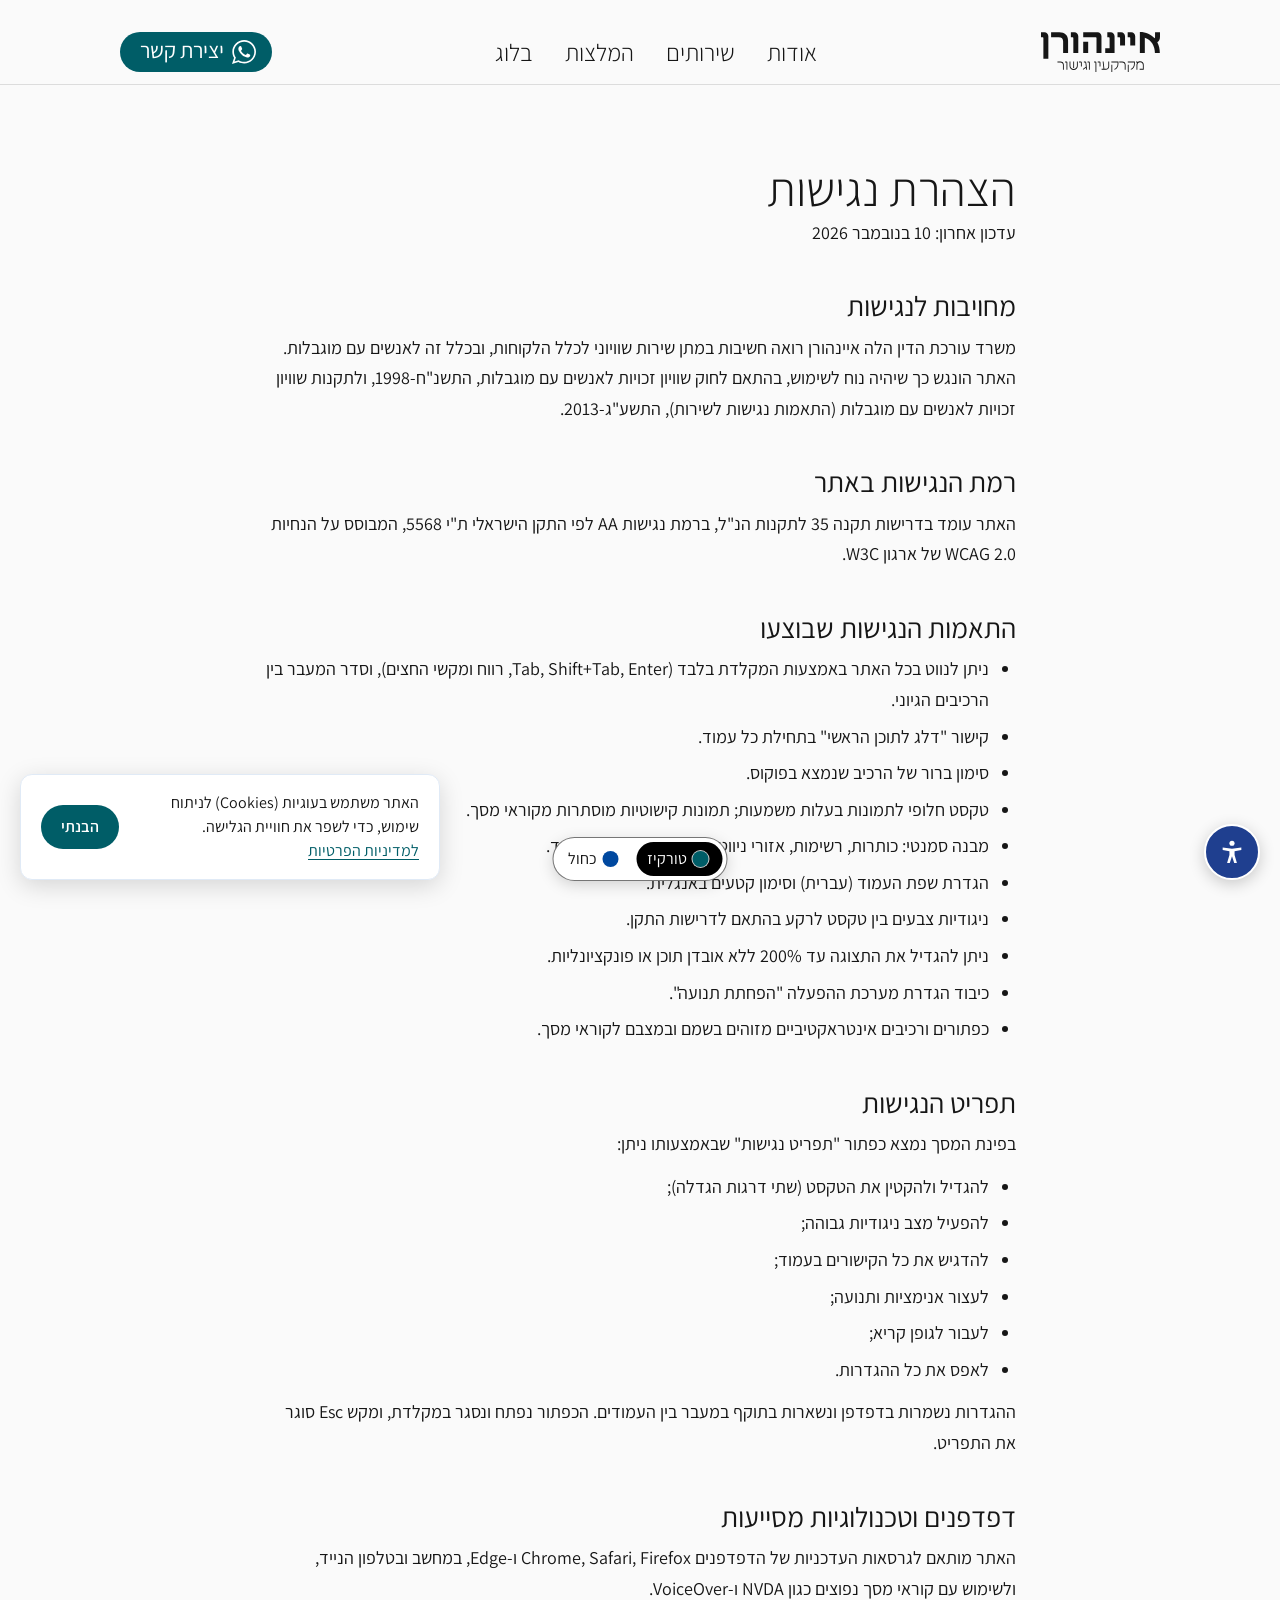
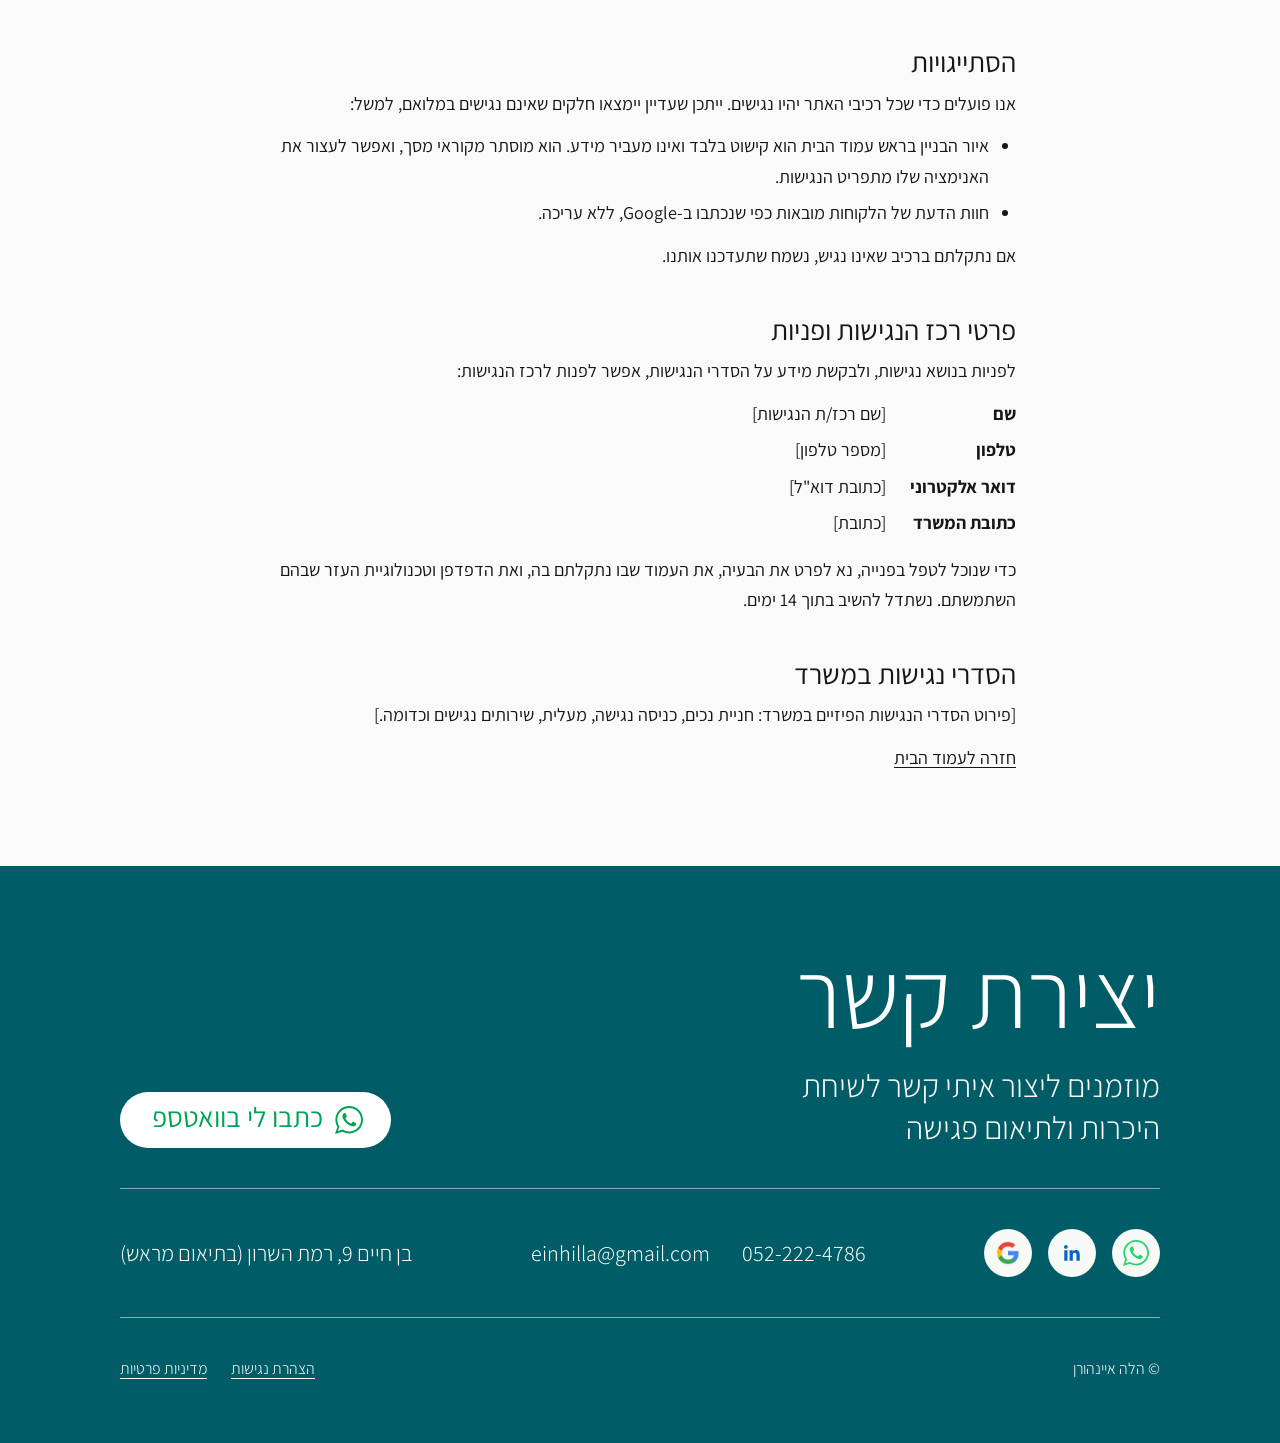
<file: accessibility.html>
<!doctype html>
<html lang="he" dir="rtl">
<head>
  <meta charset="utf-8">
  <meta name="viewport" content="width=device-width, initial-scale=1">
  <title>הצהרת נגישות – הלה איינהורן, עורכת דין</title>
  <link rel="preconnect" href="https://fonts.googleapis.com">
  <link rel="preconnect" href="https://fonts.gstatic.com" crossorigin>
  <link href="https://fonts.googleapis.com/css2?family=Assistant:wght@200..800&display=swap" rel="stylesheet">
  <link rel="stylesheet" href="styles.css?v=postnav2">
  <script>try{var a=JSON.parse(localStorage.getItem("a11y")||"{}");var c=document.documentElement.classList;(a.flags||[]).forEach(function(f){c.add("a11y-"+f)});if(a.text>0)c.add("a11y-text-"+a.text)}catch(e){}</script>
  <script>try{if(localStorage.getItem("theme")==="blue")document.documentElement.dataset.theme="blue"}catch(e){}</script>
  <script src="analytics.js" defer></script>
</head>
<body class="page-statement">
  <a class="skip-link" href="#main">דלג לתוכן הראשי</a>
  <!-- Colour theme switch (theme-toggle.js) -->
  <div class="theme-switch" role="group" aria-label="ערכת צבעים">
    <button type="button" data-theme-set="turquoise" aria-pressed="true"><span class="theme-switch__dot" style="background:#005d67" aria-hidden="true"></span>טורקיז</button>
    <button type="button" data-theme-set="blue" aria-pressed="false"><span class="theme-switch__dot" style="background:#00489f" aria-hidden="true"></span>כחול</button>
  </div>
  <!-- Accessibility toolbar (a11y-toolbar.js) -->
  <div class="a11y" id="a11y">
    <button class="a11y__toggle" id="a11y-toggle" type="button" aria-expanded="false" aria-controls="a11y-panel">
      <svg viewBox="0 0 24 24" width="28" height="28" aria-hidden="true" focusable="false"><circle cx="12" cy="4.5" r="2.2"/><path d="M4 8.2l8 1.1 8-1.1v2.1l-5.8 1v3.2l2 6.9h-2.3L12 15.6l-1.9 5.8H7.8l2-6.9v-3.2L4 10.3z"/></svg>
      <span class="visually-hidden">תפריט נגישות</span>
    </button>
    <div class="a11y__panel" id="a11y-panel" role="group" aria-labelledby="a11y-title" hidden>
      <h2 class="a11y__title" id="a11y-title">התאמות נגישות</h2>
      <div class="a11y__row" role="group" aria-label="גודל טקסט">
        <button type="button" data-a11y-text="-1">הקטנת טקסט</button>
        <button type="button" data-a11y-text="1">הגדלת טקסט</button>
      </div>
      <p class="a11y__status" id="a11y-text-status" aria-live="polite">גודל טקסט: רגיל</p>
      <button type="button" data-a11y="contrast" aria-pressed="false">ניגודיות גבוהה</button>
      <button type="button" data-a11y="links" aria-pressed="false">הדגשת קישורים</button>
      <button type="button" data-a11y="no-motion" aria-pressed="false">עצירת אנימציות</button>
      <button type="button" data-a11y="font" aria-pressed="false">גופן קריא</button>
      <button type="button" data-a11y-reset>איפוס הגדרות</button>
      <a class="a11y__statement" href="accessibility.html" aria-current="page">הצהרת נגישות</a>
    </div>
  </div>
  <header class="site-header site-header--page" id="site-header">
    <a class="site-header__logo" href="index.html" aria-label="הלה איינהורן – לעמוד הבית"><img class="site-header__logo-img" src="assets/logo.svg" alt=""></a>
    <nav class="site-header__nav" aria-label="ניווט ראשי">
      <a class="site-header__link" href="index.html#about">אודות</a>
      <a class="site-header__link" href="index.html#services">שירותים</a>
      <a class="site-header__link" href="index.html#reviews">המלצות</a>
      <a class="site-header__link" href="index.html#blog">בלוג</a>
    </nav>
    <a class="cta" href="#contact">
      <span class="cta__icon" aria-hidden="true"></span>
      <span>יצירת קשר</span>
    </a>
  </header>

  <main id="main" tabindex="-1" class="statement">
    <h1 class="statement__title">הצהרת נגישות</h1>
    <p class="statement__updated">עדכון אחרון: 10 בנובמבר 2026</p>

    <section aria-labelledby="s-commitment">
      <h2 id="s-commitment">מחויבות לנגישות</h2>
      <p>משרד עורכת הדין הלה איינהורן רואה חשיבות במתן שירות שוויוני לכלל הלקוחות, ובכלל זה לאנשים עם מוגבלות. האתר הונגש כך שיהיה נוח לשימוש, בהתאם לחוק שוויון זכויות לאנשים עם מוגבלות, התשנ"ח-1998, ולתקנות שוויון זכויות לאנשים עם מוגבלות (התאמות נגישות לשירות), התשע"ג-2013.</p>
    </section>

    <section aria-labelledby="s-level">
      <h2 id="s-level">רמת הנגישות באתר</h2>
      <p>האתר עומד בדרישות תקנה 35 לתקנות הנ"ל, ברמת נגישות AA לפי התקן הישראלי ת"י 5568, המבוסס על הנחיות WCAG 2.0 של ארגון W3C.</p>
    </section>

    <section aria-labelledby="s-done">
      <h2 id="s-done">התאמות הנגישות שבוצעו</h2>
      <ul>
        <li>ניתן לנווט בכל האתר באמצעות המקלדת בלבד (Tab, Shift+Tab, Enter, רווח ומקשי החצים), וסדר המעבר בין הרכיבים הגיוני.</li>
        <li>קישור "דלג לתוכן הראשי" בתחילת כל עמוד.</li>
        <li>סימון ברור של הרכיב שנמצא בפוקוס.</li>
        <li>טקסט חלופי לתמונות בעלות משמעות; תמונות קישוטיות מוסתרות מקוראי מסך.</li>
        <li>מבנה סמנטי: כותרות, רשימות, אזורי ניווט ותוכן ראשי מוגדרים בקוד.</li>
        <li>הגדרת שפת העמוד (עברית) וסימון קטעים באנגלית.</li>
        <li>ניגודיות צבעים בין טקסט לרקע בהתאם לדרישות התקן.</li>
        <li>ניתן להגדיל את התצוגה עד 200% ללא אובדן תוכן או פונקציונליות.</li>
        <li>כיבוד הגדרת מערכת ההפעלה "הפחתת תנועה".</li>
        <li>כפתורים ורכיבים אינטראקטיביים מזוהים בשמם ובמצבם לקוראי מסך.</li>
      </ul>
    </section>

    <section aria-labelledby="s-toolbar">
      <h2 id="s-toolbar">תפריט הנגישות</h2>
      <p>בפינת המסך נמצא כפתור "תפריט נגישות" שבאמצעותו ניתן:</p>
      <ul>
        <li>להגדיל ולהקטין את הטקסט (שתי דרגות הגדלה);</li>
        <li>להפעיל מצב ניגודיות גבוהה;</li>
        <li>להדגיש את כל הקישורים בעמוד;</li>
        <li>לעצור אנימציות ותנועה;</li>
        <li>לעבור לגופן קריא;</li>
        <li>לאפס את כל ההגדרות.</li>
      </ul>
      <p>ההגדרות נשמרות בדפדפן ונשארות בתוקף במעבר בין העמודים. הכפתור נפתח ונסגר במקלדת, ומקש Esc סוגר את התפריט.</p>
    </section>

    <section aria-labelledby="s-browsers">
      <h2 id="s-browsers">דפדפנים וטכנולוגיות מסייעות</h2>
      <p>האתר מותאם לגרסאות העדכניות של הדפדפנים Chrome, Safari, Firefox ו-Edge, במחשב ובטלפון הנייד, ולשימוש עם קוראי מסך נפוצים כגון NVDA ו-VoiceOver.</p>
    </section>

    <section aria-labelledby="s-limits">
      <h2 id="s-limits">הסתייגויות</h2>
      <p>אנו פועלים כדי שכל רכיבי האתר יהיו נגישים. ייתכן שעדיין יימצאו חלקים שאינם נגישים במלואם, למשל:</p>
      <ul>
        <li>איור הבניין בראש עמוד הבית הוא קישוט בלבד ואינו מעביר מידע. הוא מוסתר מקוראי מסך, ואפשר לעצור את האנימציה שלו מתפריט הנגישות.</li>
        <li>חוות הדעת של הלקוחות מובאות כפי שנכתבו ב-Google, ללא עריכה.</li>
      </ul>
      <p>אם נתקלתם ברכיב שאינו נגיש, נשמח שתעדכנו אותנו.</p>
    </section>

    <section aria-labelledby="s-contact">
      <h2 id="s-contact">פרטי רכז הנגישות ופניות</h2>
      <p>לפניות בנושא נגישות, ולבקשת מידע על הסדרי הנגישות, אפשר לפנות לרכז הנגישות:</p>
      <!-- TODO: replace every [placeholder] below with real details before publishing -->
      <dl class="statement__contact">
        <dt>שם</dt><dd>[שם רכז/ת הנגישות]</dd>
        <dt>טלפון</dt><dd>[מספר טלפון]</dd>
        <dt>דואר אלקטרוני</dt><dd>[כתובת דוא"ל]</dd>
        <dt>כתובת המשרד</dt><dd>[כתובת]</dd>
      </dl>
      <p>כדי שנוכל לטפל בפנייה, נא לפרט את הבעיה, את העמוד שבו נתקלתם בה, ואת הדפדפן וטכנולוגיית העזר שבהם השתמשתם. נשתדל להשיב בתוך 14 ימים.</p>
    </section>

    <section aria-labelledby="s-office">
      <h2 id="s-office">הסדרי נגישות במשרד</h2>
      <!-- TODO: describe the physical accessibility of the office (parking, entrance, elevator, accessible restroom), or remove this section if there is no public office -->
      <p>[פירוט הסדרי הנגישות הפיזיים במשרד: חניית נכים, כניסה נגישה, מעלית, שירותים נגישים וכדומה.]</p>
    </section>

    <p><a class="statement__back" href="index.html">חזרה לעמוד הבית</a></p>
  </main>

  <footer class="contact" id="contact">
    <div class="contact__top">
      <div class="contact__text">
        <h2 class="contact__title">יצירת קשר</h2>
        <p class="contact__lead">מוזמנים ליצור איתי קשר לשיחת היכרות ולתיאום&nbsp;פגישה</p>
      </div>
      <a class="cta cta--footer" href="https://wa.me/972522224786" target="_blank" rel="noopener">
        <span class="cta__icon" aria-hidden="true"></span>
        <span>כתבו לי בוואטספ</span>
        <span class="visually-hidden">(נפתח בחלון חדש)</span>
      </a>
    </div>

    <div class="contact__details">
      <ul class="contact__social" aria-label="רשתות וביקורות">
        <li>
          <a class="contact__social-link" href="https://wa.me/972522224786" target="_blank" rel="noopener">
            <span class="contact__social-icon contact__social-icon--whatsapp" aria-hidden="true"></span>
            <span class="visually-hidden">וואטספ (נפתח בחלון חדש)</span>
          </a>
        </li>
        <li>
          <a class="contact__social-link" href="https://www.linkedin.com/in/hilla-einhorn/" target="_blank" rel="noopener">
            <img src="assets/linkedin.svg" alt="" width="22" height="22">
            <span class="visually-hidden">LinkedIn (נפתח בחלון חדש)</span>
          </a>
        </li>
        <li>
          <a class="contact__social-link" href="https://www.google.com/search?q=%D7%94%D7%9C%D7%94+%D7%90%D7%99%D7%99%D7%A0%D7%94%D7%95%D7%A8%D7%9F" target="_blank" rel="noopener">
            <img src="assets/google.png" alt="" width="24" height="24">
            <span class="visually-hidden">ביקורות בגוגל (נפתח בחלון חדש)</span>
          </a>
        </li>
      </ul>
      <p class="contact__reach">
        <a href="tel:+972522224786" dir="ltr">052-222-4786</a>
        <a href="mailto:einhilla@gmail.com" dir="ltr">einhilla@gmail.com</a>
      </p>
      <a class="contact__address" href="https://www.google.com/maps/search/?api=1&amp;query=%D7%91%D7%9F%20%D7%97%D7%99%D7%99%D7%9D%209%2C%20%D7%A8%D7%9E%D7%AA%20%D7%94%D7%A9%D7%A8%D7%95%D7%9F" target="_blank" rel="noopener">בן חיים 9, רמת השרון (בתיאום&nbsp;מראש)<span class="visually-hidden">(נפתח בחלון חדש)</span></a>
    </div>

    <div class="contact__bottom">
      <p class="contact__copy">©&nbsp;הלה&nbsp;איינהורן</p>
      <p class="contact__legal">
        <a class="contact__statement" href="accessibility.html" aria-current="page">הצהרת נגישות</a>
        <a class="contact__statement" href="privacy.html">מדיניות פרטיות</a>
      </p>
    </div>
  </footer>

  <script src="a11y-toolbar.js?v=turq1"></script>
  <script src="theme-toggle.js?v=turq1"></script>
  <script src="cookie-notice.js?v=1"></script>
</body>
</html>
</file>
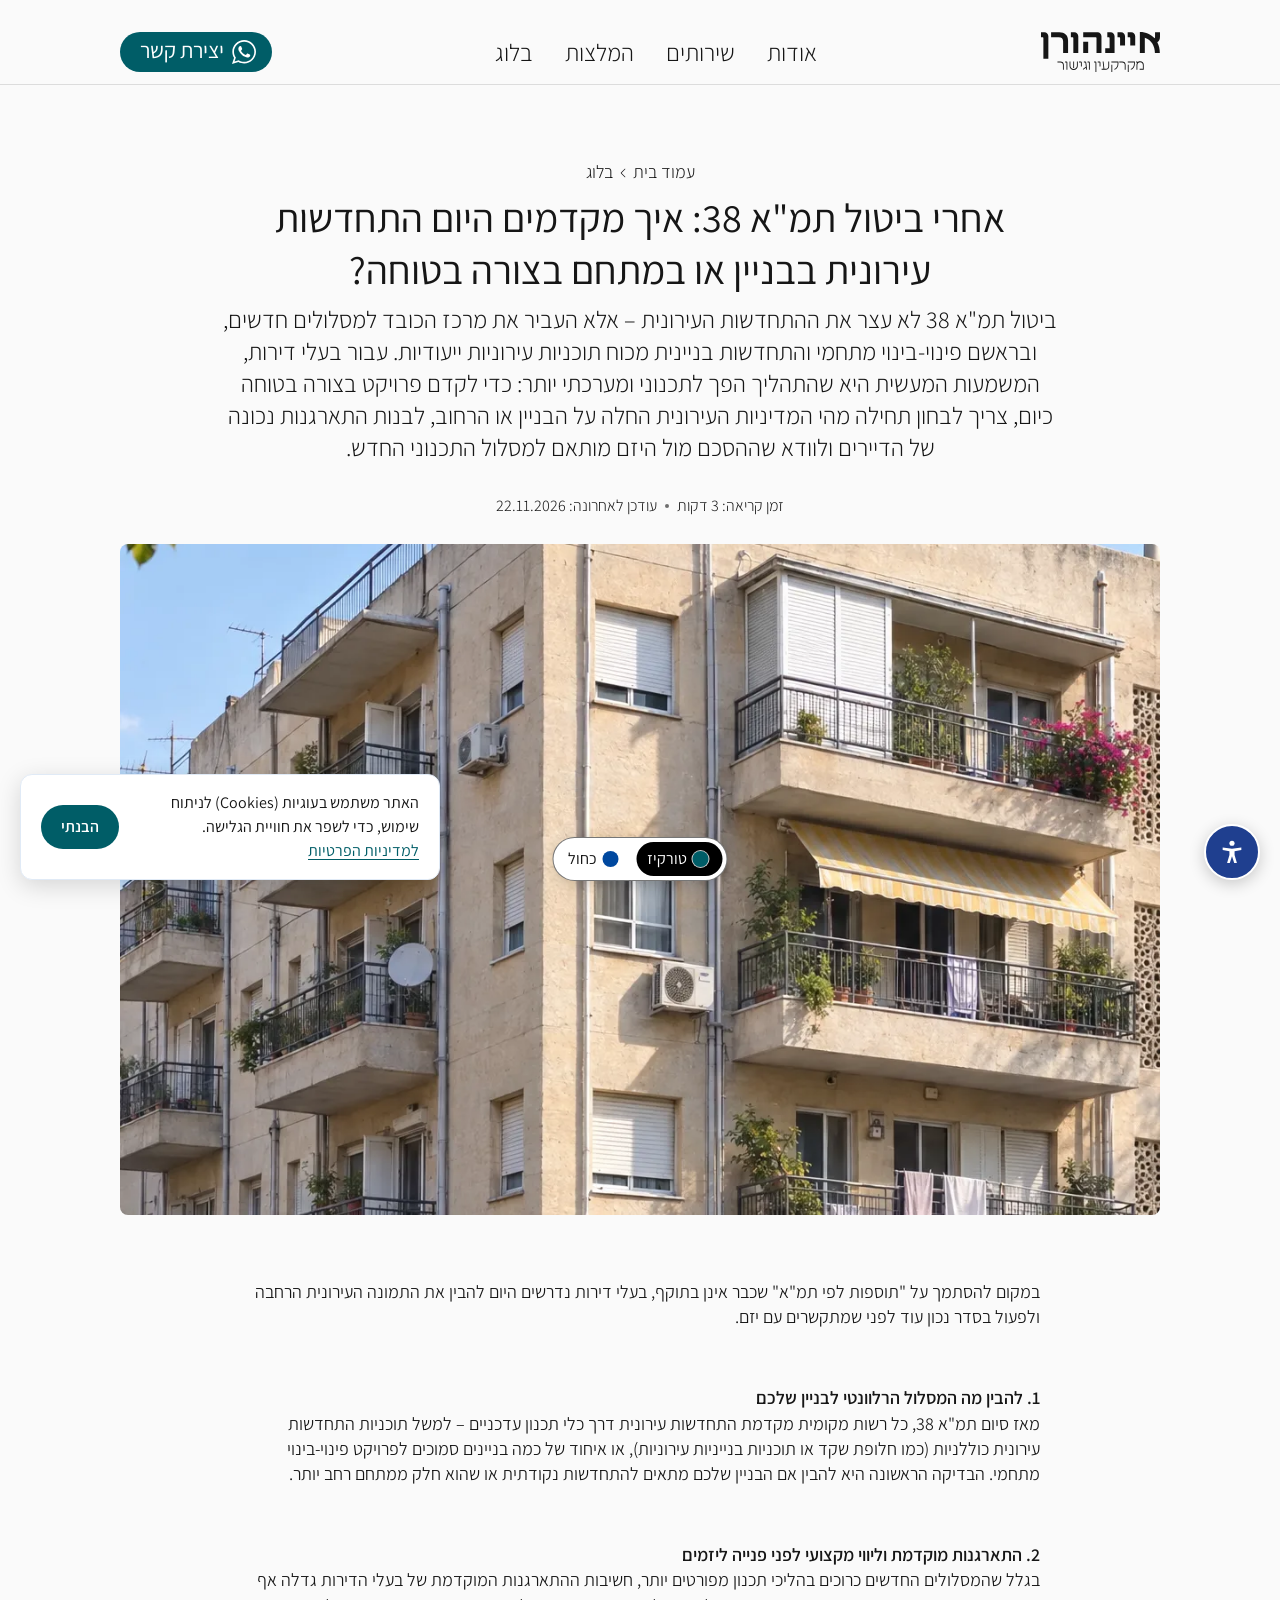
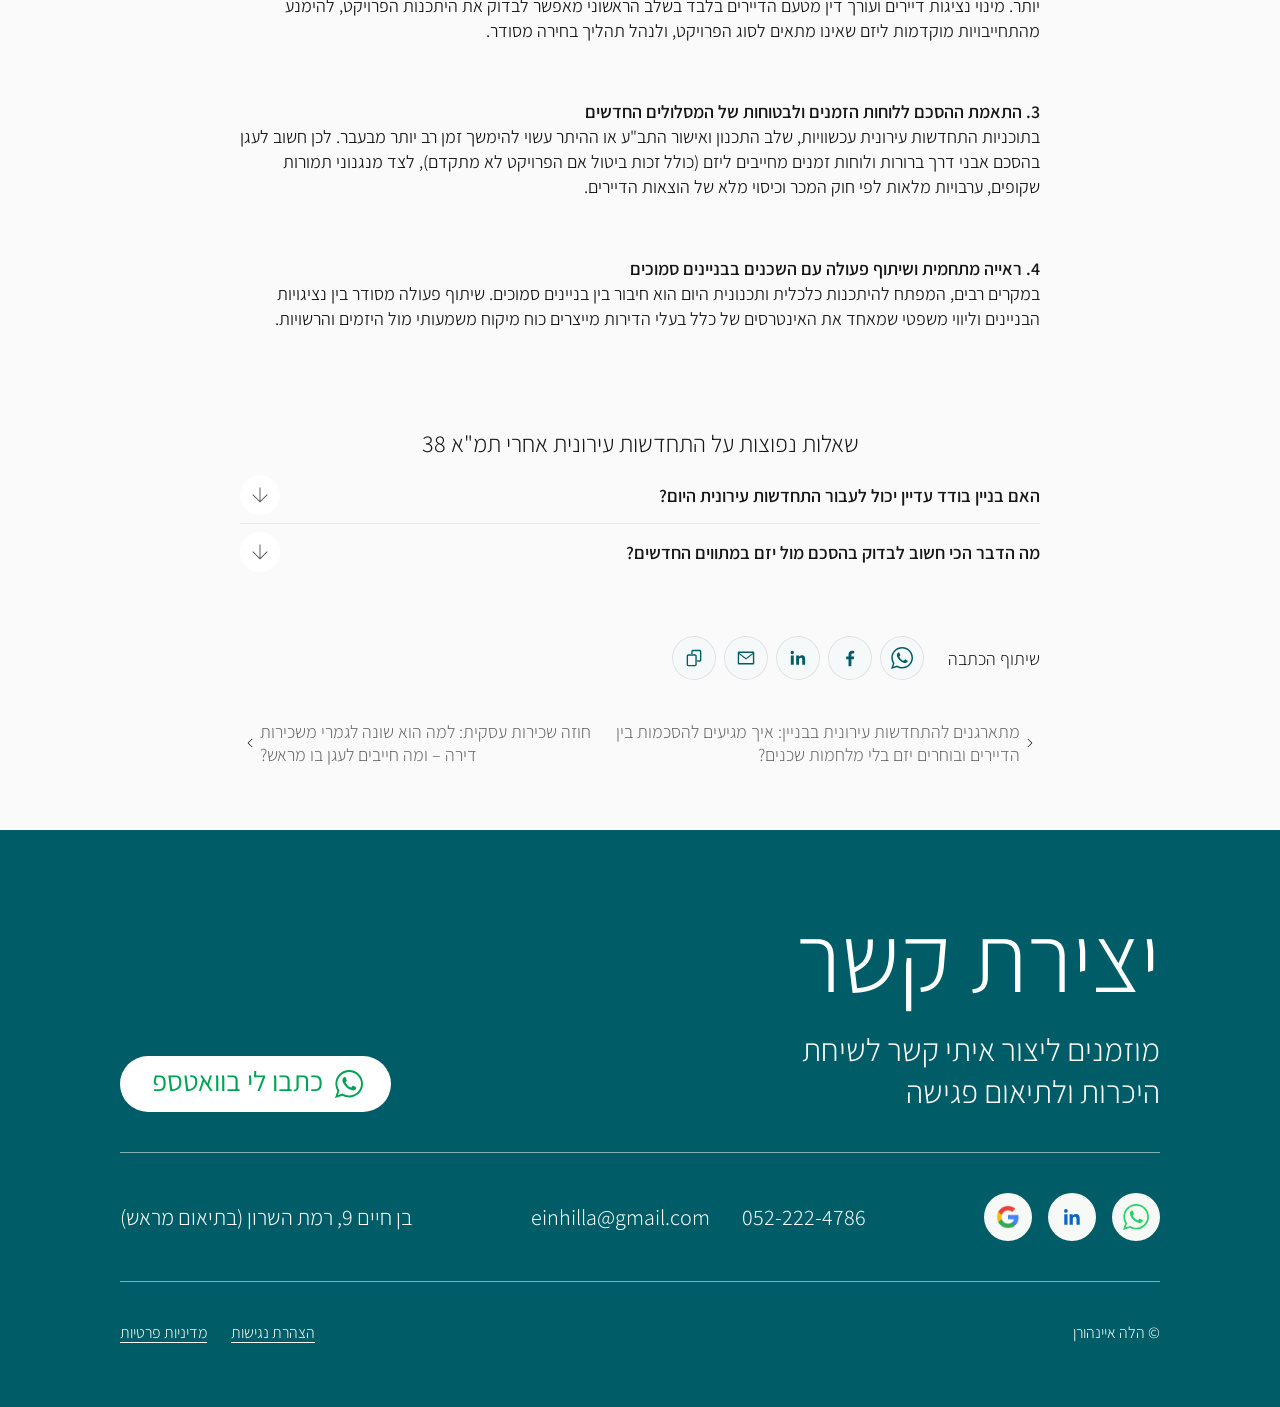
<file: blog-acharei-tama-38.html>
<!doctype html>
<html lang="he" dir="rtl">
<head>
  <meta charset="utf-8">
  <meta name="viewport" content="width=device-width, initial-scale=1">
  <title>אחרי ביטול תמ"א 38: איך מקדמים היום התחדשות עירונית בבניין או במתחם בצורה בטוחה? – הלה איינהורן, עורכת דין</title>
  <meta name="description" content="ביטול תמ&quot;א 38 לא עצר את ההתחדשות העירונית – אלא העביר את מרכז הכובד למסלולים חדשים, ובראשם פינוי-בינוי מתחמי והתחדשות בניינית מכוח תוכניות עירוניות…">
  <!-- Link preview for Facebook, LinkedIn and WhatsApp. They read these from the live page,
       so previews only appear once the site is online.
       TODO: when the domain is known, add og:url and og:image with full https:// addresses -->
  <meta property="og:type" content="article">
  <meta property="og:locale" content="he_IL">
  <meta property="og:site_name" content="הלה איינהורן, עורכת דין">
  <meta property="og:title" content="אחרי ביטול תמ&quot;א 38: איך מקדמים היום התחדשות עירונית בבניין או במתחם בצורה בטוחה?">
  <meta property="og:description" content="ביטול תמ&quot;א 38 לא עצר את ההתחדשות העירונית – אלא העביר את מרכז הכובד למסלולים חדשים, ובראשם פינוי-בינוי מתחמי והתחדשות בניינית מכוח תוכניות עירוניות…">
  <link rel="preconnect" href="https://fonts.googleapis.com">
  <link rel="preconnect" href="https://fonts.gstatic.com" crossorigin>
  <link href="https://fonts.googleapis.com/css2?family=Assistant:wght@200..800&display=swap" rel="stylesheet">
  <link rel="stylesheet" href="styles.css?v=postnav2">
  <script>try{var a=JSON.parse(localStorage.getItem("a11y")||"{}");var c=document.documentElement.classList;(a.flags||[]).forEach(function(f){c.add("a11y-"+f)});if(a.text>0)c.add("a11y-text-"+a.text)}catch(e){}</script>
  <script>try{if(localStorage.getItem("theme")==="blue")document.documentElement.dataset.theme="blue"}catch(e){}</script>
  <script src="analytics.js" defer></script>
</head>
<body>
  <a class="skip-link" href="#main">דלג לתוכן הראשי</a>
  <!-- Colour theme switch (theme-toggle.js) -->
  <div class="theme-switch" role="group" aria-label="ערכת צבעים">
    <button type="button" data-theme-set="turquoise" aria-pressed="true"><span class="theme-switch__dot" style="background:#005d67" aria-hidden="true"></span>טורקיז</button>
    <button type="button" data-theme-set="blue" aria-pressed="false"><span class="theme-switch__dot" style="background:#00489f" aria-hidden="true"></span>כחול</button>
  </div>
  <!-- Accessibility toolbar (a11y-toolbar.js) -->
  <div class="a11y" id="a11y">
    <button class="a11y__toggle" id="a11y-toggle" type="button" aria-expanded="false" aria-controls="a11y-panel">
      <svg viewBox="0 0 24 24" width="28" height="28" aria-hidden="true" focusable="false"><circle cx="12" cy="4.5" r="2.2"/><path d="M4 8.2l8 1.1 8-1.1v2.1l-5.8 1v3.2l2 6.9h-2.3L12 15.6l-1.9 5.8H7.8l2-6.9v-3.2L4 10.3z"/></svg>
      <span class="visually-hidden">תפריט נגישות</span>
    </button>
    <div class="a11y__panel" id="a11y-panel" role="group" aria-labelledby="a11y-title" hidden>
      <h2 class="a11y__title" id="a11y-title">התאמות נגישות</h2>
      <div class="a11y__row" role="group" aria-label="גודל טקסט">
        <button type="button" data-a11y-text="-1">הקטנת טקסט</button>
        <button type="button" data-a11y-text="1">הגדלת טקסט</button>
      </div>
      <p class="a11y__status" id="a11y-text-status" aria-live="polite">גודל טקסט: רגיל</p>
      <button type="button" data-a11y="contrast" aria-pressed="false">ניגודיות גבוהה</button>
      <button type="button" data-a11y="links" aria-pressed="false">הדגשת קישורים</button>
      <button type="button" data-a11y="no-motion" aria-pressed="false">עצירת אנימציות</button>
      <button type="button" data-a11y="font" aria-pressed="false">גופן קריא</button>
      <button type="button" data-a11y-reset>איפוס הגדרות</button>
      <a class="a11y__statement" href="accessibility.html">הצהרת נגישות</a>
    </div>
  </div>
  <header class="site-header site-header--page" id="site-header">
    <a class="site-header__logo" href="index.html" aria-label="הלה איינהורן – לעמוד הבית"><img class="site-header__logo-img" src="assets/logo.svg" alt=""></a>
    <nav class="site-header__nav" aria-label="ניווט ראשי">
      <a class="site-header__link" href="index.html#about">אודות</a>
      <a class="site-header__link" href="index.html#services">שירותים</a>
      <a class="site-header__link" href="index.html#reviews">המלצות</a>
      <a class="site-header__link" href="index.html#blog">בלוג</a>
    </nav>
    <a class="cta" href="#contact">
      <span class="cta__icon" aria-hidden="true"></span>
      <span>יצירת קשר</span>
    </a>
  </header>

  <main id="main" tabindex="-1">
    <article class="post">
      <header class="post__head">
        <div class="post__intro">
          <nav class="crumbs" aria-label="מיקום באתר">
            <ol>
              <li><a href="index.html">עמוד בית</a></li>
              <li><img class="chevron" src="assets/chevron.svg" width="20" height="20" alt=""><a href="index.html#blog">בלוג</a></li>
            </ol>
          </nav>
          <h1 class="post__title">אחרי ביטול תמ"א 38: איך מקדמים היום התחדשות עירונית בבניין או במתחם בצורה בטוחה?</h1>
          <p class="post__lead">ביטול תמ"א 38 לא עצר את ההתחדשות העירונית – אלא העביר את מרכז הכובד למסלולים חדשים, ובראשם פינוי-בינוי מתחמי והתחדשות בניינית מכוח תוכניות עירוניות ייעודיות. עבור בעלי דירות, המשמעות המעשית היא שהתהליך הפך לתכנוני ומערכתי יותר: כדי לקדם פרויקט בצורה בטוחה כיום, צריך לבחון תחילה מהי המדיניות העירונית החלה על הבניין או הרחוב, לבנות התארגנות נכונה של הדיירים ולוודא שההסכם מול היזם מותאם למסלול התכנוני החדש.</p>
        </div>
        <p class="post__meta">
          <span>זמן קריאה: 3 דקות</span>
          <img src="assets/dot.svg" width="4" height="4" alt="">
          <span>עודכן לאחרונה: <time datetime="2026-11-22">22.11.2026</time></span>
        </p>
      </header>

      <!-- TODO: swap for each article's own photo; one shared stock photo for now -->
      <div class="post__media">
        <img class="post__image" src="assets/blog/acharei-tama-38-1600.webp" srcset="assets/blog/acharei-tama-38-800.webp 800w, assets/blog/acharei-tama-38-1600.webp 1171w" sizes="(max-width: 1440px) 100vw, 1200px" width="1171" height="886" alt="בניין מגורים ישן עם מרפסות ותריסים" fetchpriority="high">
      </div>

      <div class="post__body">
        <p>במקום להסתמך על "תוספות לפי תמ"א" שכבר אינן בתוקף, בעלי דירות נדרשים היום להבין את התמונה העירונית הרחבה ולפעול בסדר נכון עוד לפני שמתקשרים עם יזם.</p>

        <section class="post__group">
          <h2 class="post__heading">1. להבין מה המסלול הרלוונטי לבניין שלכם</h2>
          <p>מאז סיום תמ"א 38, כל רשות מקומית מקדמת התחדשות עירונית דרך כלי תכנון עדכניים – למשל תוכניות התחדשות עירונית כוללניות (כמו חלופת שקד או תוכניות בנייניות עירוניות), או איחוד של כמה בניינים סמוכים לפרויקט פינוי-בינוי מתחמי. הבדיקה הראשונה היא להבין אם הבניין שלכם מתאים להתחדשות נקודתית או שהוא חלק ממתחם רחב יותר.</p>
        </section>

        <section class="post__group">
          <h2 class="post__heading">2. התארגנות מוקדמת וליווי מקצועי לפני פנייה ליזמים</h2>
          <p>בגלל שהמסלולים החדשים כרוכים בהליכי תכנון מפורטים יותר, חשיבות ההתארגנות המוקדמת של בעלי הדירות גדלה אף יותר. מינוי נציגות דיירים ועורך דין מטעם הדיירים בלבד בשלב הראשוני מאפשר לבדוק את היתכנות הפרויקט, להימנע מהתחייבויות מוקדמות ליזם שאינו מתאים לסוג הפרויקט, ולנהל תהליך בחירה מסודר.</p>
        </section>

        <section class="post__group">
          <h2 class="post__heading">3. התאמת ההסכם ללוחות הזמנים ולבטוחות של המסלולים החדשים</h2>
          <p>בתוכניות התחדשות עירונית עכשוויות, שלב התכנון ואישור התב"ע או ההיתר עשוי להימשך זמן רב יותר מבעבר. לכן חשוב לעגן בהסכם אבני דרך ברורות ולוחות זמנים מחייבים ליזם (כולל זכות ביטול אם הפרויקט לא מתקדם), לצד מנגנוני תמורות שקופים, ערבויות מלאות לפי חוק המכר וכיסוי מלא של הוצאות הדיירים.</p>
        </section>

        <section class="post__group">
          <h2 class="post__heading">4. ראייה מתחמית ושיתוף פעולה עם השכנים בבניינים סמוכים</h2>
          <p>במקרים רבים, המפתח להיתכנות כלכלית ותכנונית היום הוא חיבור בין בניינים סמוכים. שיתוף פעולה מסודר בין נציגויות הבניינים וליווי משפטי שמאחד את האינטרסים של כלל בעלי הדירות מייצרים כוח מיקוח משמעותי מול היזמים והרשויות.</p>
        </section>

        <!-- FAQ accordion: native <details>, any number open at once -->
        <section class="faq" aria-labelledby="faq-title">
          <h2 class="faq__title" id="faq-title">שאלות נפוצות על התחדשות עירונית אחרי תמ"א 38</h2>
          <details class="faq__item">
            <summary class="faq__head">
              <h3 class="faq__q">האם בניין בודד עדיין יכול לעבור התחדשות עירונית היום?</h3>
              <img class="faq__arrow" src="assets/arrow.svg" width="40" height="40" alt="">
            </summary>
            <p class="faq__a">בחלק מהערים קיימות תוכניות התחדשות בנייניות שמאפשרות הריסה ובנייה מחדש (ולעיתים חיזוק ועיבוי) גם ברמת המגרש הבודד, בהתאם למדיניות העירייה. בערים או באזורים אחרים, העירייה מעדיפה לקדם מתחמים של כמה בניינים יחד. בדיקה תכנונית ומשפטית מוקדמת נותנת תשובה ברורה.</p>
          </details>
          <details class="faq__item">
            <summary class="faq__head">
              <h3 class="faq__q">מה הדבר הכי חשוב לבדוק בהסכם מול יזם במתווים החדשים?</h3>
              <img class="faq__arrow" src="assets/arrow.svg" width="40" height="40" alt="">
            </summary>
            <p class="faq__a">מעבר לתמורות ולערבויות, חשוב להקפיד על סעיפי "לוחות זמנים ותנאים מתלים" – כלומר לקבוע תאריכי יעד ברורים להגשת תוכניות, לקבלת היתר ולפינוי, כך שהדיירים לא יישארו כבולים ליזם שנים ארוכות ללא התקדמות ממשית.</p>
          </details>
        </section>
      </div>

      <!-- Share: links are filled from the page address by share.js -->
      <section class="share" aria-labelledby="share-title">
        <h2 class="share__title" id="share-title">שיתוף הכתבה</h2>
        <ul class="share__list">
          <li>
            <a class="share__btn" data-share="whatsapp" href="https://wa.me/" target="_blank" rel="noopener">
              <span class="share__icon share__icon--whatsapp" aria-hidden="true"></span>
              <span class="visually-hidden">שיתוף בוואטספ (נפתח בחלון חדש)</span>
            </a>
          </li>
          <li>
            <a class="share__btn" data-share="facebook" href="https://www.facebook.com/sharer/sharer.php" target="_blank" rel="noopener">
              <svg viewBox="0 0 24 24" width="22" height="22" aria-hidden="true" focusable="false"><path d="M13.5 21v-7.6h2.6l.4-3h-3V8.5c0-.9.3-1.5 1.5-1.5h1.6V4.3c-.3 0-1.2-.1-2.3-.1-2.3 0-3.9 1.4-3.9 4v2.2H7.8v3h2.6V21z"/></svg>
              <span class="visually-hidden">שיתוף בפייסבוק (נפתח בחלון חדש)</span>
            </a>
          </li>
          <li>
            <a class="share__btn" data-share="linkedin" href="https://www.linkedin.com/sharing/share-offsite/" target="_blank" rel="noopener">
              <svg viewBox="0 0 24 24" width="20" height="20" aria-hidden="true" focusable="false"><path d="M6.9 20H3.4V9h3.5zM5.1 7.5a2 2 0 1 1 0-4.1 2 2 0 0 1 0 4.1zM20.6 20h-3.5v-5.4c0-1.3 0-2.9-1.8-2.9s-2 1.4-2 2.8V20H9.8V9h3.3v1.5h.1c.5-.9 1.6-1.8 3.3-1.8 3.5 0 4.1 2.3 4.1 5.3z"/></svg>
              <span class="visually-hidden">שיתוף בלינקדאין (נפתח בחלון חדש)</span>
            </a>
          </li>
          <li>
            <a class="share__btn" data-share="email" href="mailto:">
              <svg viewBox="0 0 24 24" width="22" height="22" aria-hidden="true" focusable="false"><path d="M4 5h16a1 1 0 0 1 1 1v12a1 1 0 0 1-1 1H4a1 1 0 0 1-1-1V6a1 1 0 0 1 1-1zm.6 1.5L12 12l7.4-5.5zM4.5 8v9.5h15V8L12 13.6z"/></svg>
              <span class="visually-hidden">שליחה בדוא"ל</span>
            </a>
          </li>
          <li>
            <button class="share__btn" type="button" data-share="copy">
              <svg viewBox="0 0 24 24" width="22" height="22" aria-hidden="true" focusable="false"><path d="M9 7.5V4.8C9 3.8 9.8 3 10.8 3h7.4c1 0 1.8.8 1.8 1.8v9.4c0 1-.8 1.8-1.8 1.8h-2.7v-1.5h2.7c.2 0 .3-.1.3-.3V4.8c0-.2-.1-.3-.3-.3h-7.4c-.2 0-.3.1-.3.3v2.7z"/><path d="M5.8 8h7.4c1 0 1.8.8 1.8 1.8v9.4c0 1-.8 1.8-1.8 1.8H5.8c-1 0-1.8-.8-1.8-1.8V9.8C4 8.8 4.8 8 5.8 8zm0 1.5c-.2 0-.3.1-.3.3v9.4c0 .2.1.3.3.3h7.4c.2 0 .3-.1.3-.3V9.8c0-.2-.1-.3-.3-.3z"/></svg>
              <span class="visually-hidden">העתקת קישור לכתבה</span>
            </button>
          </li>
        </ul>
        <p class="share__status" role="status" aria-live="polite"></p>
      </section>

      <!-- Previous / next: filled from the post list in blog-posts.js; a side with no post is removed -->
      <nav class="post-nav" aria-label="כתבות נוספות" hidden>
        <a class="post-nav__link" href="#" rel="prev" data-post-nav="prev">
          <img class="chevron chevron--flip" src="assets/chevron.svg" width="20" height="20" alt="">
          <span><span class="visually-hidden">הכתבה הקודמת: </span><span data-post-title></span></span>
        </a>
        <a class="post-nav__link" href="#" rel="next" data-post-nav="next">
          <span><span class="visually-hidden">הכתבה הבאה: </span><span data-post-title></span></span>
          <img class="chevron" src="assets/chevron.svg" width="20" height="20" alt="">
        </a>
      </nav>
    </article>
  </main>

  <footer class="contact" id="contact">
    <div class="contact__top">
      <div class="contact__text">
        <h2 class="contact__title">יצירת קשר</h2>
        <p class="contact__lead">מוזמנים ליצור איתי קשר לשיחת היכרות ולתיאום&nbsp;פגישה</p>
      </div>
      <a class="cta cta--footer" href="https://wa.me/972522224786" target="_blank" rel="noopener">
        <span class="cta__icon" aria-hidden="true"></span>
        <span>כתבו לי בוואטספ</span>
        <span class="visually-hidden">(נפתח בחלון חדש)</span>
      </a>
    </div>

    <div class="contact__details">
      <ul class="contact__social" aria-label="רשתות וביקורות">
        <li>
          <a class="contact__social-link" href="https://wa.me/972522224786" target="_blank" rel="noopener">
            <span class="contact__social-icon contact__social-icon--whatsapp" aria-hidden="true"></span>
            <span class="visually-hidden">וואטספ (נפתח בחלון חדש)</span>
          </a>
        </li>
        <li>
          <a class="contact__social-link" href="https://www.linkedin.com/in/hilla-einhorn/" target="_blank" rel="noopener">
            <img src="assets/linkedin.svg" alt="" width="22" height="22">
            <span class="visually-hidden">LinkedIn (נפתח בחלון חדש)</span>
          </a>
        </li>
        <li>
          <a class="contact__social-link" href="https://www.google.com/search?q=%D7%94%D7%9C%D7%94+%D7%90%D7%99%D7%99%D7%A0%D7%94%D7%95%D7%A8%D7%9F" target="_blank" rel="noopener">
            <img src="assets/google.png" alt="" width="24" height="24">
            <span class="visually-hidden">ביקורות בגוגל (נפתח בחלון חדש)</span>
          </a>
        </li>
      </ul>
      <p class="contact__reach">
        <a href="tel:+972522224786" dir="ltr">052-222-4786</a>
        <a href="mailto:einhilla@gmail.com" dir="ltr">einhilla@gmail.com</a>
      </p>
      <a class="contact__address" href="https://www.google.com/maps/search/?api=1&amp;query=%D7%91%D7%9F%20%D7%97%D7%99%D7%99%D7%9D%209%2C%20%D7%A8%D7%9E%D7%AA%20%D7%94%D7%A9%D7%A8%D7%95%D7%9F" target="_blank" rel="noopener">בן חיים 9, רמת השרון (בתיאום&nbsp;מראש)<span class="visually-hidden">(נפתח בחלון חדש)</span></a>
    </div>

    <div class="contact__bottom">
      <p class="contact__copy">©&nbsp;הלה&nbsp;איינהורן</p>
      <p class="contact__legal">
        <a class="contact__statement" href="accessibility.html">הצהרת נגישות</a>
        <a class="contact__statement" href="privacy.html">מדיניות פרטיות</a>
      </p>
    </div>
  </footer>

  <script src="a11y-toolbar.js?v=turq1"></script>
  <script src="theme-toggle.js?v=turq1"></script>
  <script src="share.js?v=turq1"></script>
  <script src="blog-posts.js?v=blog1"></script>
  <script src="faq.js?v=blog2"></script>
  <script src="cookie-notice.js?v=1"></script>
</body>
</html>
</file>
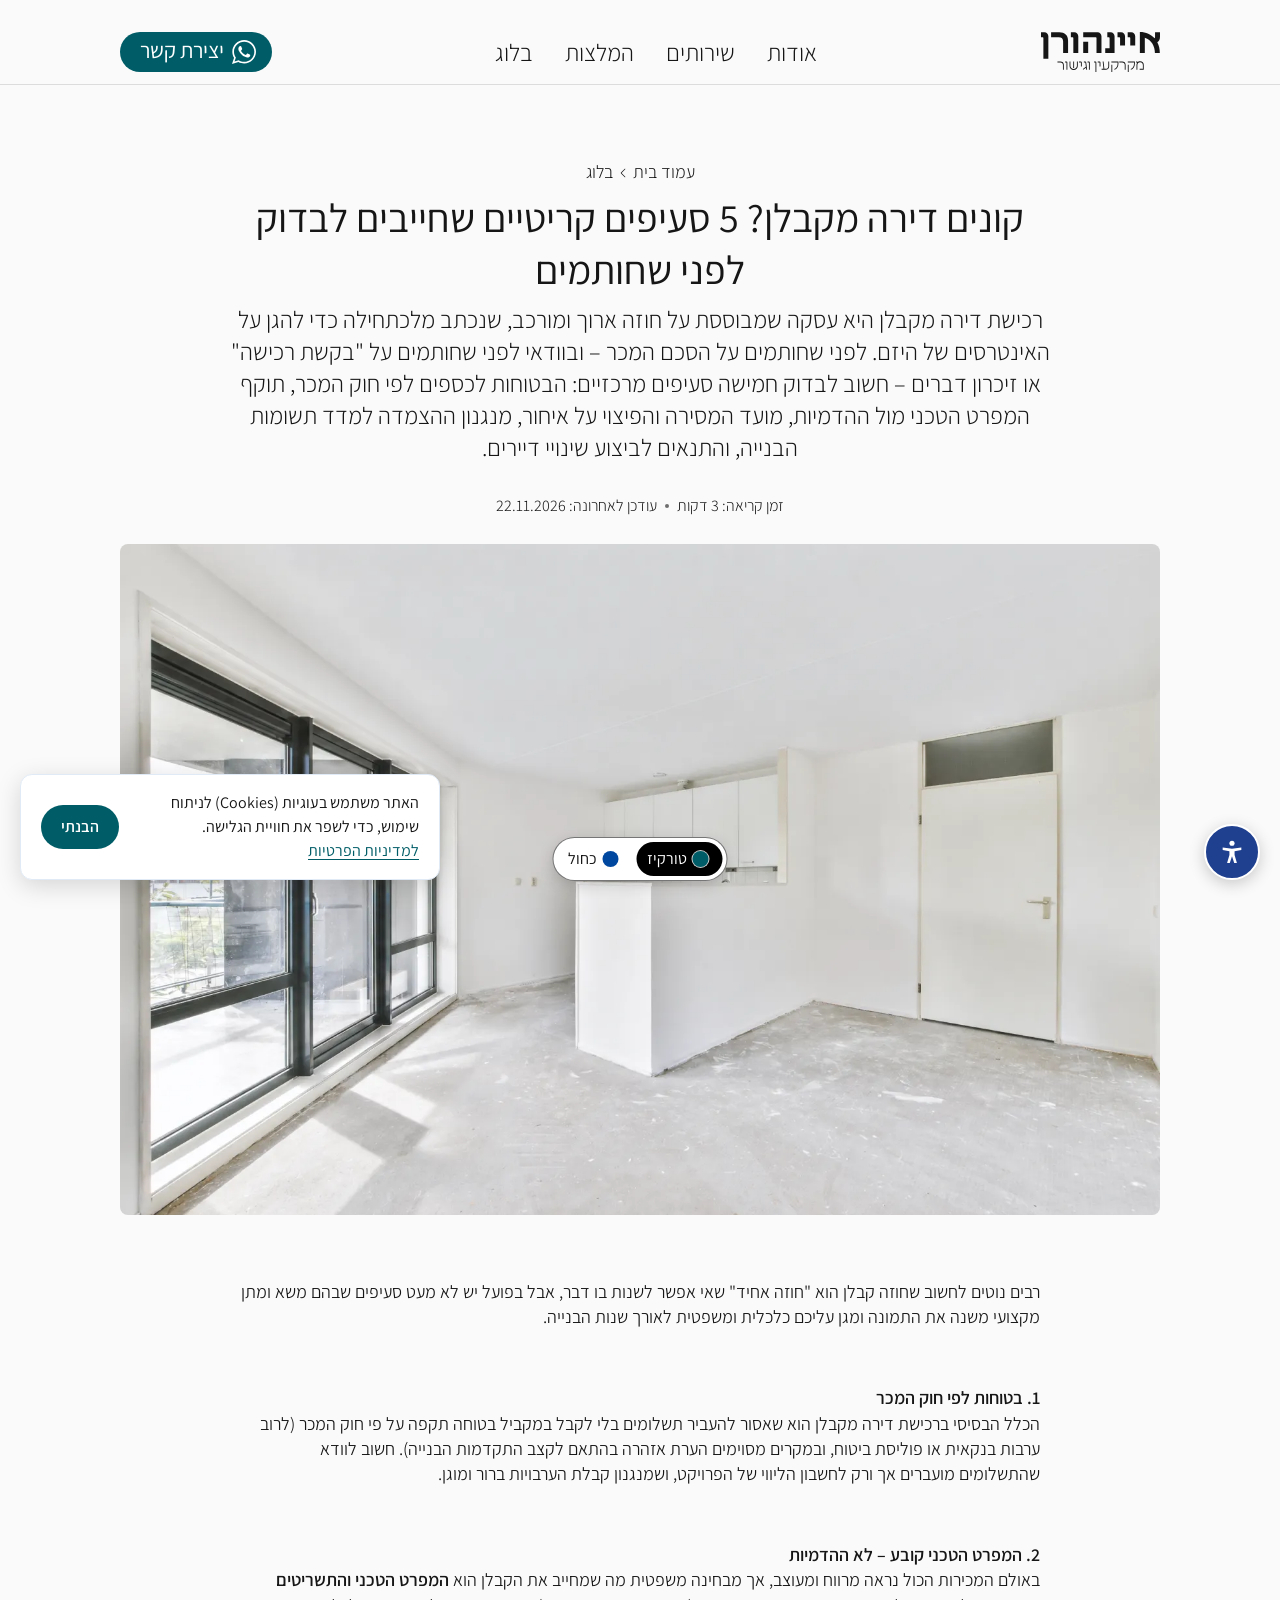
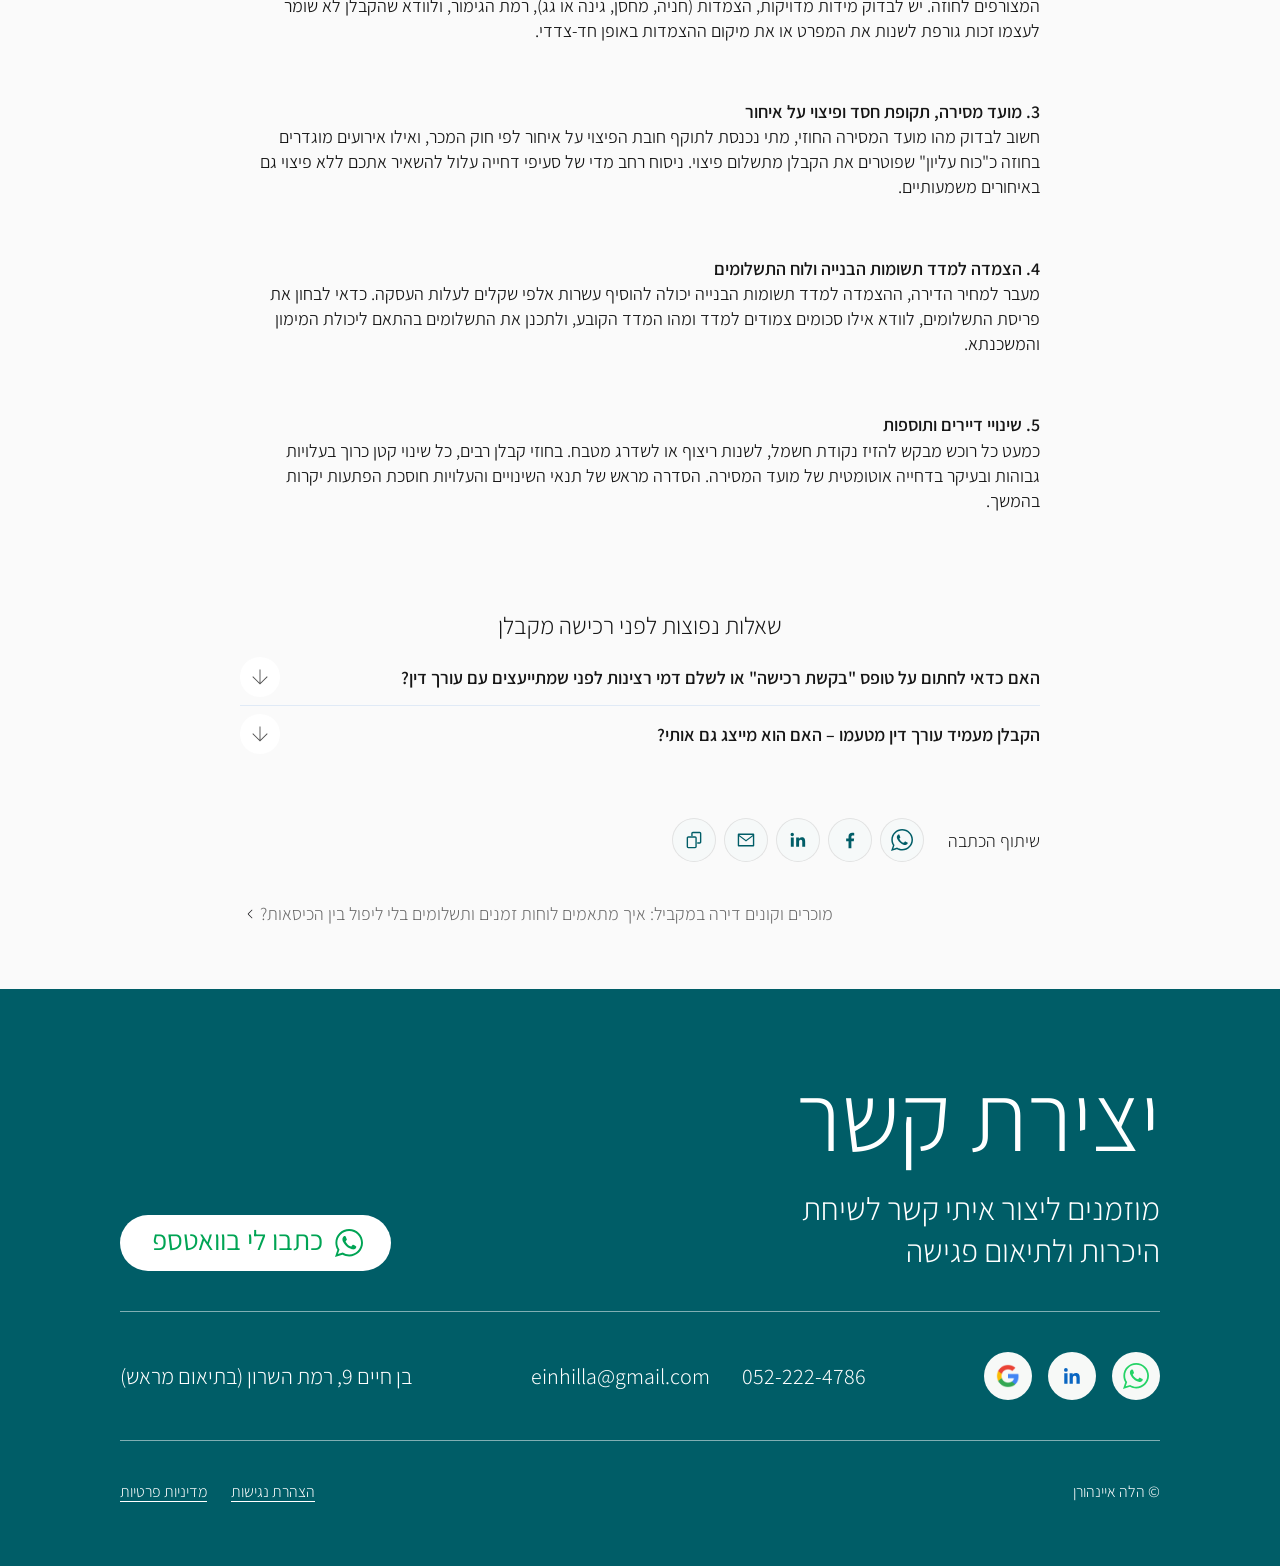
<file: blog-dira-mekablan.html>
<!doctype html>
<html lang="he" dir="rtl">
<head>
  <meta charset="utf-8">
  <meta name="viewport" content="width=device-width, initial-scale=1">
  <title>קונים דירה מקבלן? 5 סעיפים קריטיים שחייבים לבדוק לפני שחותמים – הלה איינהורן, עורכת דין</title>
  <meta name="description" content="רכישת דירה מקבלן מבוססת על חוזה שנכתב כדי להגן על היזם. אלה חמשת הסעיפים שחשוב לבדוק לפני שחותמים על הסכם המכר.">
  <!-- Link preview for Facebook, LinkedIn and WhatsApp. They read these from the live page,
       so previews only appear once the site is online.
       TODO: when the domain is known, add og:url and og:image with full https:// addresses -->
  <meta property="og:type" content="article">
  <meta property="og:locale" content="he_IL">
  <meta property="og:site_name" content="הלה איינהורן, עורכת דין">
  <meta property="og:title" content="קונים דירה מקבלן? 5 סעיפים קריטיים שחייבים לבדוק לפני שחותמים">
  <meta property="og:description" content="רכישת דירה מקבלן מבוססת על חוזה שנכתב כדי להגן על היזם. אלה חמשת הסעיפים שחשוב לבדוק לפני שחותמים על הסכם המכר.">
  <link rel="preconnect" href="https://fonts.googleapis.com">
  <link rel="preconnect" href="https://fonts.gstatic.com" crossorigin>
  <link href="https://fonts.googleapis.com/css2?family=Assistant:wght@200..800&display=swap" rel="stylesheet">
  <link rel="stylesheet" href="styles.css?v=postnav2">
  <script>try{var a=JSON.parse(localStorage.getItem("a11y")||"{}");var c=document.documentElement.classList;(a.flags||[]).forEach(function(f){c.add("a11y-"+f)});if(a.text>0)c.add("a11y-text-"+a.text)}catch(e){}</script>
  <script>try{if(localStorage.getItem("theme")==="blue")document.documentElement.dataset.theme="blue"}catch(e){}</script>
  <script src="analytics.js" defer></script>
</head>
<body>
  <a class="skip-link" href="#main">דלג לתוכן הראשי</a>
  <!-- Colour theme switch (theme-toggle.js) -->
  <div class="theme-switch" role="group" aria-label="ערכת צבעים">
    <button type="button" data-theme-set="turquoise" aria-pressed="true"><span class="theme-switch__dot" style="background:#005d67" aria-hidden="true"></span>טורקיז</button>
    <button type="button" data-theme-set="blue" aria-pressed="false"><span class="theme-switch__dot" style="background:#00489f" aria-hidden="true"></span>כחול</button>
  </div>
  <!-- Accessibility toolbar (a11y-toolbar.js) -->
  <div class="a11y" id="a11y">
    <button class="a11y__toggle" id="a11y-toggle" type="button" aria-expanded="false" aria-controls="a11y-panel">
      <svg viewBox="0 0 24 24" width="28" height="28" aria-hidden="true" focusable="false"><circle cx="12" cy="4.5" r="2.2"/><path d="M4 8.2l8 1.1 8-1.1v2.1l-5.8 1v3.2l2 6.9h-2.3L12 15.6l-1.9 5.8H7.8l2-6.9v-3.2L4 10.3z"/></svg>
      <span class="visually-hidden">תפריט נגישות</span>
    </button>
    <div class="a11y__panel" id="a11y-panel" role="group" aria-labelledby="a11y-title" hidden>
      <h2 class="a11y__title" id="a11y-title">התאמות נגישות</h2>
      <div class="a11y__row" role="group" aria-label="גודל טקסט">
        <button type="button" data-a11y-text="-1">הקטנת טקסט</button>
        <button type="button" data-a11y-text="1">הגדלת טקסט</button>
      </div>
      <p class="a11y__status" id="a11y-text-status" aria-live="polite">גודל טקסט: רגיל</p>
      <button type="button" data-a11y="contrast" aria-pressed="false">ניגודיות גבוהה</button>
      <button type="button" data-a11y="links" aria-pressed="false">הדגשת קישורים</button>
      <button type="button" data-a11y="no-motion" aria-pressed="false">עצירת אנימציות</button>
      <button type="button" data-a11y="font" aria-pressed="false">גופן קריא</button>
      <button type="button" data-a11y-reset>איפוס הגדרות</button>
      <a class="a11y__statement" href="accessibility.html">הצהרת נגישות</a>
    </div>
  </div>
  <header class="site-header site-header--page" id="site-header">
    <a class="site-header__logo" href="index.html" aria-label="הלה איינהורן – לעמוד הבית"><img class="site-header__logo-img" src="assets/logo.svg" alt=""></a>
    <nav class="site-header__nav" aria-label="ניווט ראשי">
      <a class="site-header__link" href="index.html#about">אודות</a>
      <a class="site-header__link" href="index.html#services">שירותים</a>
      <a class="site-header__link" href="index.html#reviews">המלצות</a>
      <a class="site-header__link" href="index.html#blog">בלוג</a>
    </nav>
    <a class="cta" href="#contact">
      <span class="cta__icon" aria-hidden="true"></span>
      <span>יצירת קשר</span>
    </a>
  </header>

  <main id="main" tabindex="-1">
    <article class="post">
      <header class="post__head">
        <div class="post__intro">
          <nav class="crumbs" aria-label="מיקום באתר">
            <ol>
              <li><a href="index.html">עמוד בית</a></li>
              <li><img class="chevron" src="assets/chevron.svg" width="20" height="20" alt=""><a href="index.html#blog">בלוג</a></li>
            </ol>
          </nav>
          <h1 class="post__title">קונים דירה מקבלן? 5 סעיפים קריטיים שחייבים לבדוק לפני שחותמים</h1>
          <p class="post__lead">רכישת דירה מקבלן היא עסקה שמבוססת על חוזה ארוך ומורכב, שנכתב מלכתחילה כדי להגן על האינטרסים של היזם. לפני שחותמים על הסכם המכר – ובוודאי לפני שחותמים על "בקשת רכישה" או זיכרון דברים – חשוב לבדוק חמישה סעיפים מרכזיים: הבטוחות לכספים לפי חוק המכר, תוקף המפרט הטכני מול ההדמיות, מועד המסירה והפיצוי על איחור, מנגנון ההצמדה למדד תשומות הבנייה, והתנאים לביצוע שינויי דיירים.</p>
        </div>
        <p class="post__meta">
          <span>זמן קריאה: 3 דקות</span>
          <img src="assets/dot.svg" width="4" height="4" alt="">
          <span>עודכן לאחרונה: <time datetime="2026-11-22">22.11.2026</time></span>
        </p>
      </header>

      <!-- TODO: swap for each article's own photo; one shared stock photo for now -->
      <div class="post__media">
        <img class="post__image" src="assets/blog/dira-mekablan-1600.webp" srcset="assets/blog/dira-mekablan-800.webp 800w, assets/blog/dira-mekablan-1600.webp 1600w" sizes="(max-width: 1440px) 100vw, 1200px" width="1600" height="1063" alt="דירה חדשה וריקה עם חלונות גדולים ומטבח לבן" fetchpriority="high">
      </div>

      <div class="post__body">
        <p>רבים נוטים לחשוב שחוזה קבלן הוא "חוזה אחיד" שאי אפשר לשנות בו דבר, אבל בפועל יש לא מעט סעיפים שבהם משא ומתן מקצועי משנה את התמונה ומגן עליכם כלכלית ומשפטית לאורך שנות הבנייה.</p>

        <section class="post__group">
          <h2 class="post__heading">1. בטוחות לפי חוק המכר</h2>
          <p>הכלל הבסיסי ברכישת דירה מקבלן הוא שאסור להעביר תשלומים בלי לקבל במקביל בטוחה תקפה על פי חוק המכר (לרוב ערבות בנקאית או פוליסת ביטוח, ובמקרים מסוימים הערת אזהרה בהתאם לקצב התקדמות הבנייה). חשוב לוודא שהתשלומים מועברים אך ורק לחשבון הליווי של הפרויקט, ושמנגנון קבלת הערבויות ברור ומוגן.</p>
        </section>

        <section class="post__group">
          <h2 class="post__heading">2. המפרט הטכני קובע – לא ההדמיות</h2>
          <p>באולם המכירות הכול נראה מרווח ומעוצב, אך מבחינה משפטית מה שמחייב את הקבלן הוא <strong>המפרט הטכני והתשריטים</strong> המצורפים לחוזה. יש לבדוק מידות מדויקות, הצמדות (חניה, מחסן, גינה או גג), רמת הגימור, ולוודא שהקבלן לא שומר לעצמו זכות גורפת לשנות את המפרט או את מיקום ההצמדות באופן חד-צדדי.</p>
        </section>

        <section class="post__group">
          <h2 class="post__heading">3. מועד מסירה, תקופת חסד ופיצוי על איחור</h2>
          <p>חשוב לבדוק מהו מועד המסירה החוזי, מתי נכנסת לתוקף חובת הפיצוי על איחור לפי חוק המכר, ואילו אירועים מוגדרים בחוזה כ"כוח עליון" שפוטרים את הקבלן מתשלום פיצוי. ניסוח רחב מדי של סעיפי דחייה עלול להשאיר אתכם ללא פיצוי גם באיחורים משמעותיים.</p>
        </section>

        <section class="post__group">
          <h2 class="post__heading">4. הצמדה למדד תשומות הבנייה ולוח התשלומים</h2>
          <p>מעבר למחיר הדירה, ההצמדה למדד תשומות הבנייה יכולה להוסיף עשרות אלפי שקלים לעלות העסקה. כדאי לבחון את פריסת התשלומים, לוודא אילו סכומים צמודים למדד ומהו המדד הקובע, ולתכנן את התשלומים בהתאם ליכולת המימון והמשכנתא.</p>
        </section>

        <section class="post__group">
          <h2 class="post__heading">5. שינויי דיירים ותוספות</h2>
          <p>כמעט כל רוכש מבקש להזיז נקודת חשמל, לשנות ריצוף או לשדרג מטבח. בחוזי קבלן רבים, כל שינוי קטן כרוך בעלויות גבוהות ובעיקר בדחייה אוטומטית של מועד המסירה. הסדרה מראש של תנאי השינויים והעלויות חוסכת הפתעות יקרות בהמשך.</p>
        </section>

        <!-- FAQ accordion: native <details>, any number open at once -->
        <section class="faq" aria-labelledby="faq-title">
          <h2 class="faq__title" id="faq-title">שאלות נפוצות לפני רכישה מקבלן</h2>
          <details class="faq__item">
            <summary class="faq__head">
              <h3 class="faq__q">האם כדאי לחתום על טופס "בקשת רכישה" או לשלם דמי רצינות לפני שמתייעצים עם עורך דין?</h3>
              <img class="faq__arrow" src="assets/arrow.svg" width="40" height="40" alt="">
            </summary>
            <p class="faq__a">מומלץ מאוד שלא. חלק מטפסי ההרשמה כוללים התחייבות כספית או הסכמה מוקדמת לתנאי החוזה של הקבלן. עדיף להעביר את הטופס לבדיקה משפטית קצרה לפני החתימה, כדי לוודא שדמי הרצינות יוחזרו במלואם אם לא תגיעו להסכמות בחוזה המכר.</p>
          </details>
          <details class="faq__item">
            <summary class="faq__head">
              <h3 class="faq__q">הקבלן מעמיד עורך דין מטעמו – האם הוא מייצג גם אותי?</h3>
              <img class="faq__arrow" src="assets/arrow.svg" width="40" height="40" alt="">
            </summary>
            <p class="faq__a">לא. עורך הדין של הקבלן מייצג אך ורק את הקבלן, ותפקידו היחיד מול הרוכשים הוא לבצע את רישום הזכויות בסוף הפרויקט (שעליו הרוכש משלם בנפרד). כדי לבדוק את החוזה, לנהל משא ומתן ולהגן על הכסף והזכויות שלכם, נדרש עורך דין מקרקעין מטעמכם.</p>
          </details>
        </section>
      </div>

      <!-- Share: links are filled from the page address by share.js -->
      <section class="share" aria-labelledby="share-title">
        <h2 class="share__title" id="share-title">שיתוף הכתבה</h2>
        <ul class="share__list">
          <li>
            <a class="share__btn" data-share="whatsapp" href="https://wa.me/" target="_blank" rel="noopener">
              <span class="share__icon share__icon--whatsapp" aria-hidden="true"></span>
              <span class="visually-hidden">שיתוף בוואטספ (נפתח בחלון חדש)</span>
            </a>
          </li>
          <li>
            <a class="share__btn" data-share="facebook" href="https://www.facebook.com/sharer/sharer.php" target="_blank" rel="noopener">
              <svg viewBox="0 0 24 24" width="22" height="22" aria-hidden="true" focusable="false"><path d="M13.5 21v-7.6h2.6l.4-3h-3V8.5c0-.9.3-1.5 1.5-1.5h1.6V4.3c-.3 0-1.2-.1-2.3-.1-2.3 0-3.9 1.4-3.9 4v2.2H7.8v3h2.6V21z"/></svg>
              <span class="visually-hidden">שיתוף בפייסבוק (נפתח בחלון חדש)</span>
            </a>
          </li>
          <li>
            <a class="share__btn" data-share="linkedin" href="https://www.linkedin.com/sharing/share-offsite/" target="_blank" rel="noopener">
              <svg viewBox="0 0 24 24" width="20" height="20" aria-hidden="true" focusable="false"><path d="M6.9 20H3.4V9h3.5zM5.1 7.5a2 2 0 1 1 0-4.1 2 2 0 0 1 0 4.1zM20.6 20h-3.5v-5.4c0-1.3 0-2.9-1.8-2.9s-2 1.4-2 2.8V20H9.8V9h3.3v1.5h.1c.5-.9 1.6-1.8 3.3-1.8 3.5 0 4.1 2.3 4.1 5.3z"/></svg>
              <span class="visually-hidden">שיתוף בלינקדאין (נפתח בחלון חדש)</span>
            </a>
          </li>
          <li>
            <a class="share__btn" data-share="email" href="mailto:">
              <svg viewBox="0 0 24 24" width="22" height="22" aria-hidden="true" focusable="false"><path d="M4 5h16a1 1 0 0 1 1 1v12a1 1 0 0 1-1 1H4a1 1 0 0 1-1-1V6a1 1 0 0 1 1-1zm.6 1.5L12 12l7.4-5.5zM4.5 8v9.5h15V8L12 13.6z"/></svg>
              <span class="visually-hidden">שליחה בדוא"ל</span>
            </a>
          </li>
          <li>
            <button class="share__btn" type="button" data-share="copy">
              <svg viewBox="0 0 24 24" width="22" height="22" aria-hidden="true" focusable="false"><path d="M9 7.5V4.8C9 3.8 9.8 3 10.8 3h7.4c1 0 1.8.8 1.8 1.8v9.4c0 1-.8 1.8-1.8 1.8h-2.7v-1.5h2.7c.2 0 .3-.1.3-.3V4.8c0-.2-.1-.3-.3-.3h-7.4c-.2 0-.3.1-.3.3v2.7z"/><path d="M5.8 8h7.4c1 0 1.8.8 1.8 1.8v9.4c0 1-.8 1.8-1.8 1.8H5.8c-1 0-1.8-.8-1.8-1.8V9.8C4 8.8 4.8 8 5.8 8zm0 1.5c-.2 0-.3.1-.3.3v9.4c0 .2.1.3.3.3h7.4c.2 0 .3-.1.3-.3V9.8c0-.2-.1-.3-.3-.3z"/></svg>
              <span class="visually-hidden">העתקת קישור לכתבה</span>
            </button>
          </li>
        </ul>
        <p class="share__status" role="status" aria-live="polite"></p>
      </section>

      <!-- Previous / next: filled from the post list in blog-posts.js; a side with no post is removed -->
      <nav class="post-nav" aria-label="כתבות נוספות" hidden>
        <a class="post-nav__link" href="#" rel="prev" data-post-nav="prev">
          <img class="chevron chevron--flip" src="assets/chevron.svg" width="20" height="20" alt="">
          <span><span class="visually-hidden">הכתבה הקודמת: </span><span data-post-title></span></span>
        </a>
        <a class="post-nav__link" href="#" rel="next" data-post-nav="next">
          <span><span class="visually-hidden">הכתבה הבאה: </span><span data-post-title></span></span>
          <img class="chevron" src="assets/chevron.svg" width="20" height="20" alt="">
        </a>
      </nav>
    </article>
  </main>

  <footer class="contact" id="contact">
    <div class="contact__top">
      <div class="contact__text">
        <h2 class="contact__title">יצירת קשר</h2>
        <p class="contact__lead">מוזמנים ליצור איתי קשר לשיחת היכרות ולתיאום&nbsp;פגישה</p>
      </div>
      <a class="cta cta--footer" href="https://wa.me/972522224786" target="_blank" rel="noopener">
        <span class="cta__icon" aria-hidden="true"></span>
        <span>כתבו לי בוואטספ</span>
        <span class="visually-hidden">(נפתח בחלון חדש)</span>
      </a>
    </div>

    <div class="contact__details">
      <ul class="contact__social" aria-label="רשתות וביקורות">
        <li>
          <a class="contact__social-link" href="https://wa.me/972522224786" target="_blank" rel="noopener">
            <span class="contact__social-icon contact__social-icon--whatsapp" aria-hidden="true"></span>
            <span class="visually-hidden">וואטספ (נפתח בחלון חדש)</span>
          </a>
        </li>
        <li>
          <a class="contact__social-link" href="https://www.linkedin.com/in/hilla-einhorn/" target="_blank" rel="noopener">
            <img src="assets/linkedin.svg" alt="" width="22" height="22">
            <span class="visually-hidden">LinkedIn (נפתח בחלון חדש)</span>
          </a>
        </li>
        <li>
          <a class="contact__social-link" href="https://www.google.com/search?q=%D7%94%D7%9C%D7%94+%D7%90%D7%99%D7%99%D7%A0%D7%94%D7%95%D7%A8%D7%9F" target="_blank" rel="noopener">
            <img src="assets/google.png" alt="" width="24" height="24">
            <span class="visually-hidden">ביקורות בגוגל (נפתח בחלון חדש)</span>
          </a>
        </li>
      </ul>
      <p class="contact__reach">
        <a href="tel:+972522224786" dir="ltr">052-222-4786</a>
        <a href="mailto:einhilla@gmail.com" dir="ltr">einhilla@gmail.com</a>
      </p>
      <a class="contact__address" href="https://www.google.com/maps/search/?api=1&amp;query=%D7%91%D7%9F%20%D7%97%D7%99%D7%99%D7%9D%209%2C%20%D7%A8%D7%9E%D7%AA%20%D7%94%D7%A9%D7%A8%D7%95%D7%9F" target="_blank" rel="noopener">בן חיים 9, רמת השרון (בתיאום&nbsp;מראש)<span class="visually-hidden">(נפתח בחלון חדש)</span></a>
    </div>

    <div class="contact__bottom">
      <p class="contact__copy">©&nbsp;הלה&nbsp;איינהורן</p>
      <p class="contact__legal">
        <a class="contact__statement" href="accessibility.html">הצהרת נגישות</a>
        <a class="contact__statement" href="privacy.html">מדיניות פרטיות</a>
      </p>
    </div>
  </footer>

  <script src="a11y-toolbar.js?v=turq1"></script>
  <script src="theme-toggle.js?v=turq1"></script>
  <script src="share.js?v=turq1"></script>
  <script src="blog-posts.js?v=blog1"></script>
  <script src="faq.js?v=blog2"></script>
  <script src="cookie-notice.js?v=1"></script>
</body>
</html>
</file>
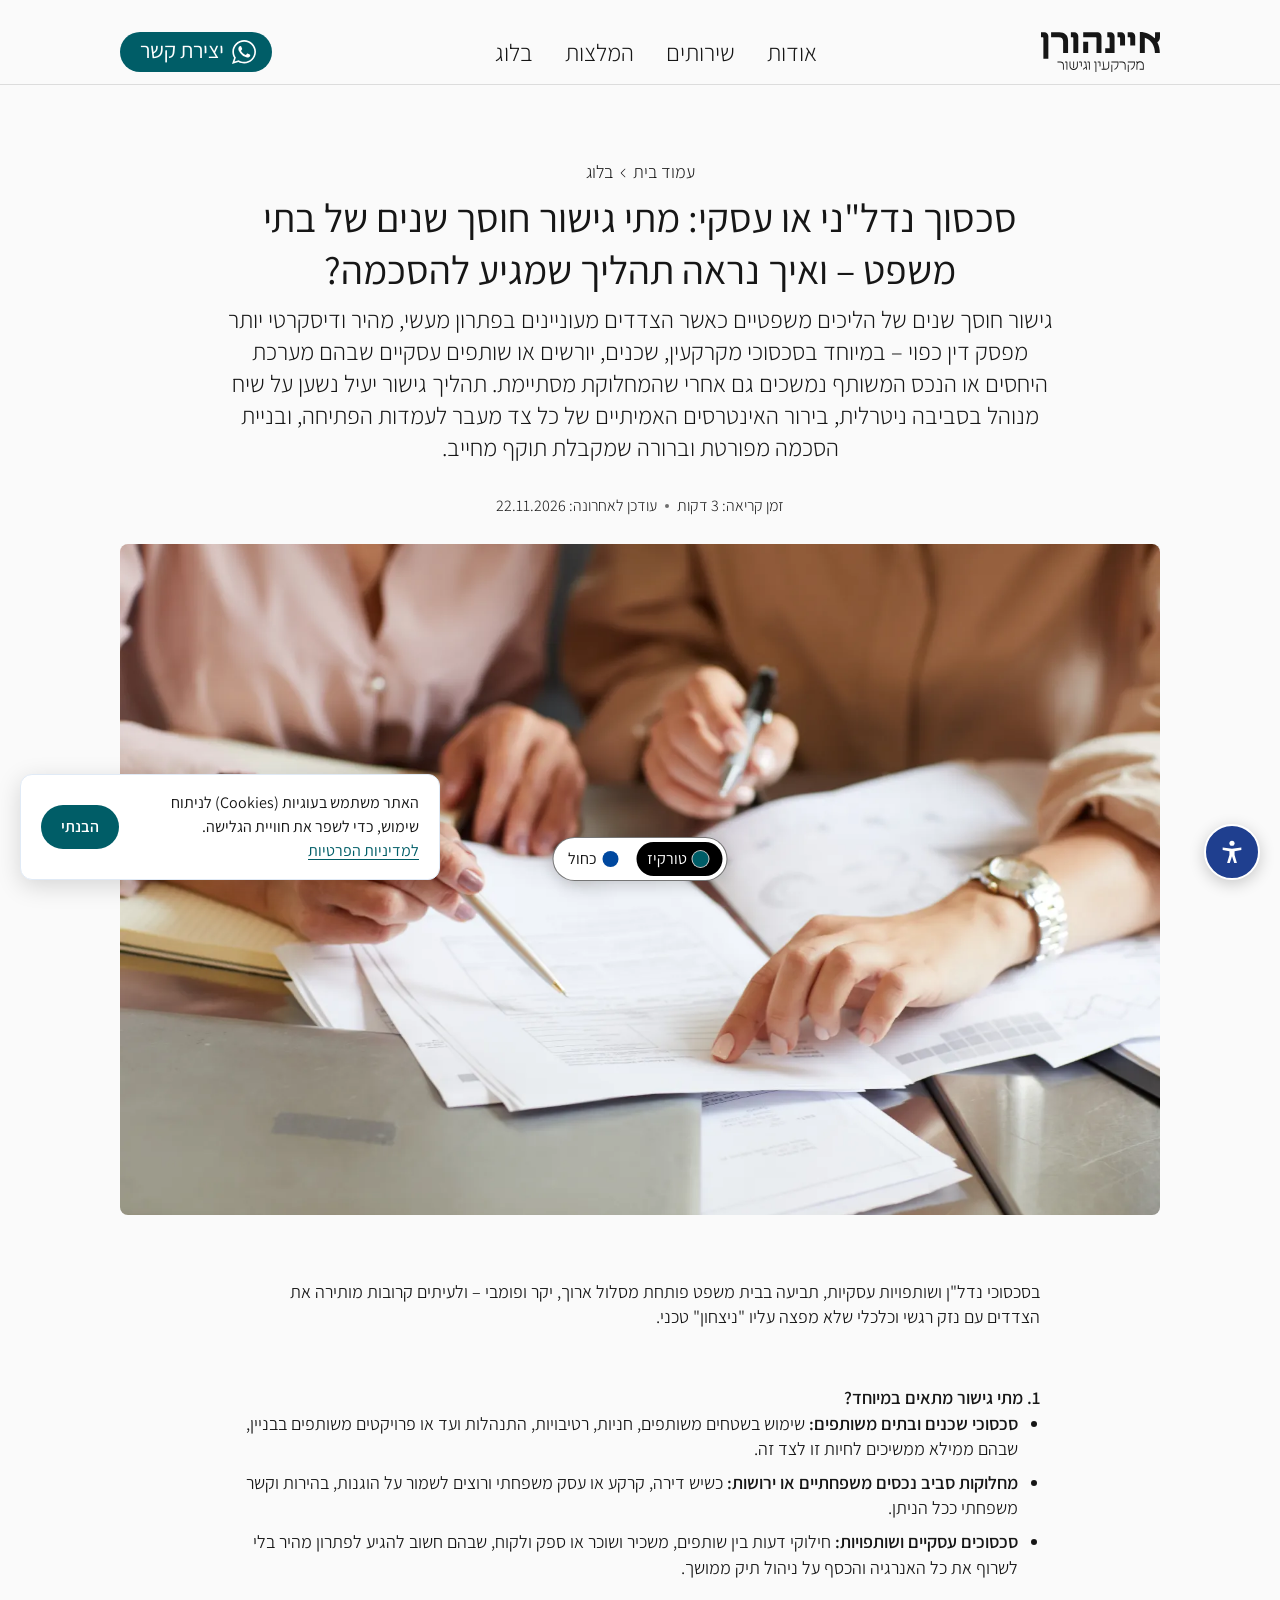
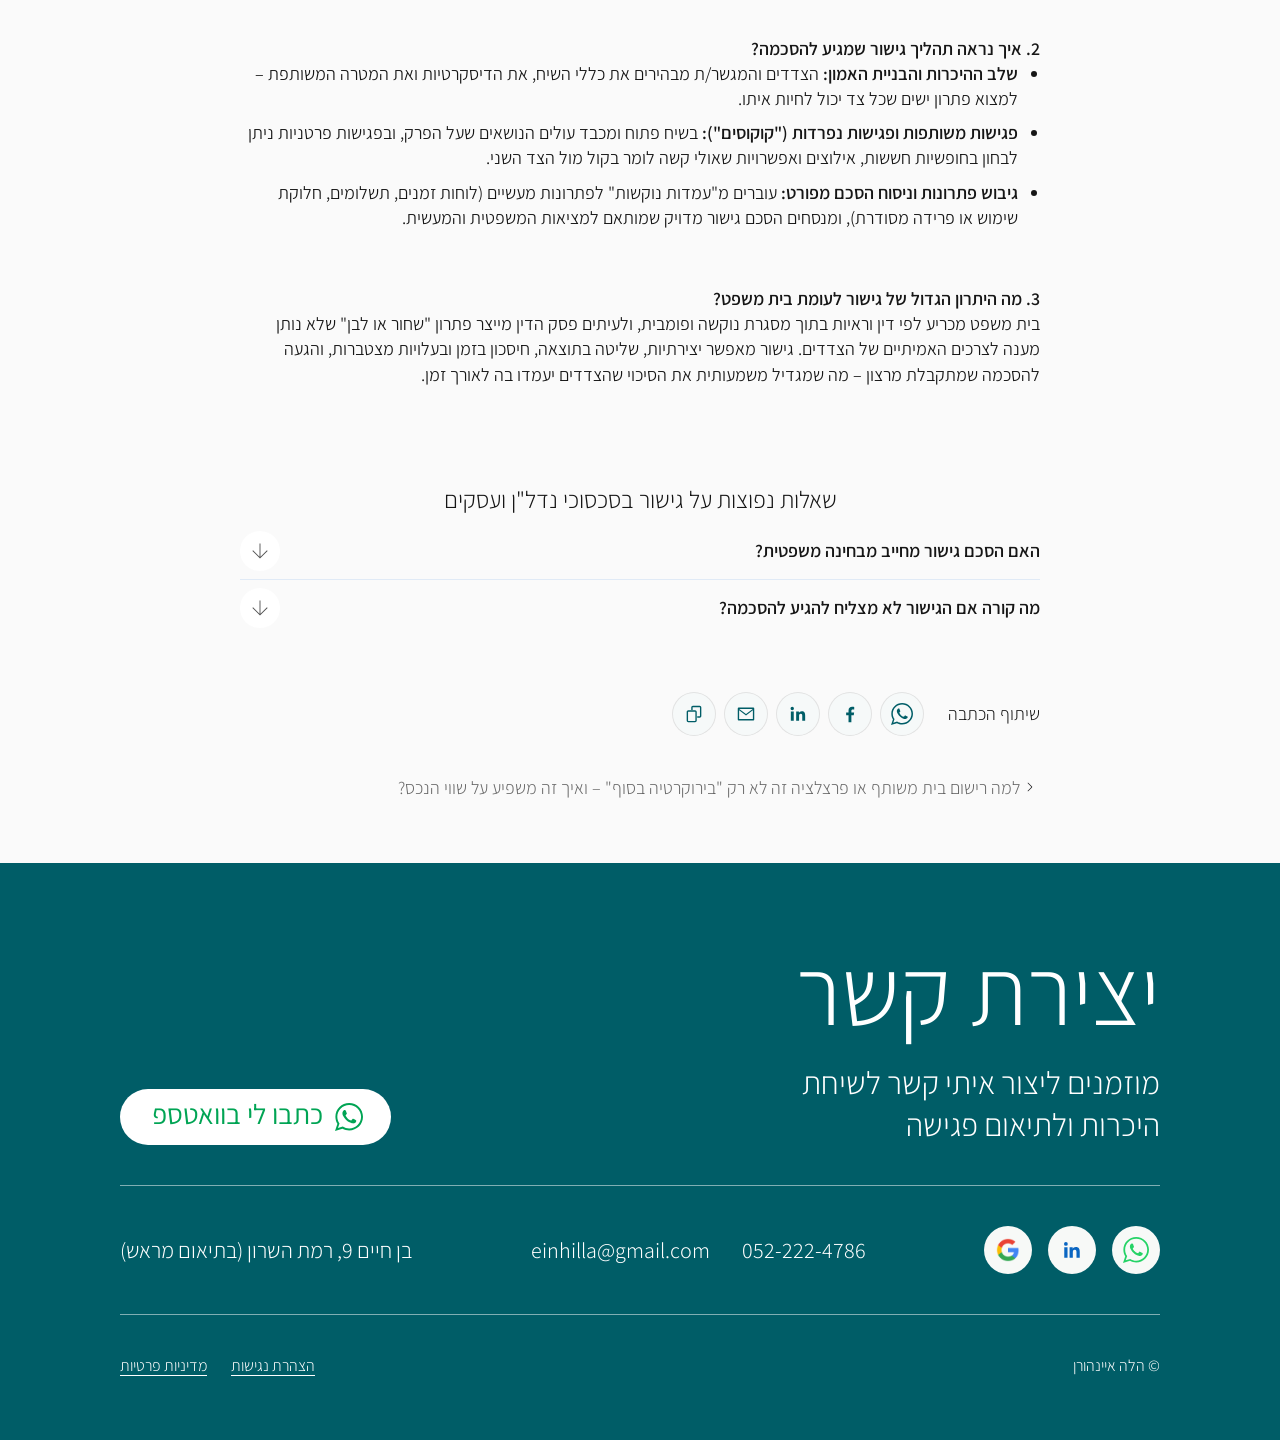
<file: blog-gishur.html>
<!doctype html>
<html lang="he" dir="rtl">
<head>
  <meta charset="utf-8">
  <meta name="viewport" content="width=device-width, initial-scale=1">
  <title>סכסוך נדל"ני או עסקי: מתי גישור חוסך שנים של בתי משפט – ואיך נראה תהליך שמגיע להסכמה? – הלה איינהורן, עורכת דין</title>
  <meta name="description" content="גישור חוסך שנים של הליכים משפטיים כאשר הצדדים מעוניינים בפתרון מעשי, מהיר ודיסקרטי יותר מפסק דין כפוי – במיוחד בסכסוכי מקרקעין, שכנים, יורשים או שותפים…">
  <!-- Link preview for Facebook, LinkedIn and WhatsApp. They read these from the live page,
       so previews only appear once the site is online.
       TODO: when the domain is known, add og:url and og:image with full https:// addresses -->
  <meta property="og:type" content="article">
  <meta property="og:locale" content="he_IL">
  <meta property="og:site_name" content="הלה איינהורן, עורכת דין">
  <meta property="og:title" content="סכסוך נדל&quot;ני או עסקי: מתי גישור חוסך שנים של בתי משפט – ואיך נראה תהליך שמגיע להסכמה?">
  <meta property="og:description" content="גישור חוסך שנים של הליכים משפטיים כאשר הצדדים מעוניינים בפתרון מעשי, מהיר ודיסקרטי יותר מפסק דין כפוי – במיוחד בסכסוכי מקרקעין, שכנים, יורשים או שותפים…">
  <link rel="preconnect" href="https://fonts.googleapis.com">
  <link rel="preconnect" href="https://fonts.gstatic.com" crossorigin>
  <link href="https://fonts.googleapis.com/css2?family=Assistant:wght@200..800&display=swap" rel="stylesheet">
  <link rel="stylesheet" href="styles.css?v=postnav2">
  <script>try{var a=JSON.parse(localStorage.getItem("a11y")||"{}");var c=document.documentElement.classList;(a.flags||[]).forEach(function(f){c.add("a11y-"+f)});if(a.text>0)c.add("a11y-text-"+a.text)}catch(e){}</script>
  <script>try{if(localStorage.getItem("theme")==="blue")document.documentElement.dataset.theme="blue"}catch(e){}</script>
  <script src="analytics.js" defer></script>
</head>
<body>
  <a class="skip-link" href="#main">דלג לתוכן הראשי</a>
  <!-- Colour theme switch (theme-toggle.js) -->
  <div class="theme-switch" role="group" aria-label="ערכת צבעים">
    <button type="button" data-theme-set="turquoise" aria-pressed="true"><span class="theme-switch__dot" style="background:#005d67" aria-hidden="true"></span>טורקיז</button>
    <button type="button" data-theme-set="blue" aria-pressed="false"><span class="theme-switch__dot" style="background:#00489f" aria-hidden="true"></span>כחול</button>
  </div>
  <!-- Accessibility toolbar (a11y-toolbar.js) -->
  <div class="a11y" id="a11y">
    <button class="a11y__toggle" id="a11y-toggle" type="button" aria-expanded="false" aria-controls="a11y-panel">
      <svg viewBox="0 0 24 24" width="28" height="28" aria-hidden="true" focusable="false"><circle cx="12" cy="4.5" r="2.2"/><path d="M4 8.2l8 1.1 8-1.1v2.1l-5.8 1v3.2l2 6.9h-2.3L12 15.6l-1.9 5.8H7.8l2-6.9v-3.2L4 10.3z"/></svg>
      <span class="visually-hidden">תפריט נגישות</span>
    </button>
    <div class="a11y__panel" id="a11y-panel" role="group" aria-labelledby="a11y-title" hidden>
      <h2 class="a11y__title" id="a11y-title">התאמות נגישות</h2>
      <div class="a11y__row" role="group" aria-label="גודל טקסט">
        <button type="button" data-a11y-text="-1">הקטנת טקסט</button>
        <button type="button" data-a11y-text="1">הגדלת טקסט</button>
      </div>
      <p class="a11y__status" id="a11y-text-status" aria-live="polite">גודל טקסט: רגיל</p>
      <button type="button" data-a11y="contrast" aria-pressed="false">ניגודיות גבוהה</button>
      <button type="button" data-a11y="links" aria-pressed="false">הדגשת קישורים</button>
      <button type="button" data-a11y="no-motion" aria-pressed="false">עצירת אנימציות</button>
      <button type="button" data-a11y="font" aria-pressed="false">גופן קריא</button>
      <button type="button" data-a11y-reset>איפוס הגדרות</button>
      <a class="a11y__statement" href="accessibility.html">הצהרת נגישות</a>
    </div>
  </div>
  <header class="site-header site-header--page" id="site-header">
    <a class="site-header__logo" href="index.html" aria-label="הלה איינהורן – לעמוד הבית"><img class="site-header__logo-img" src="assets/logo.svg" alt=""></a>
    <nav class="site-header__nav" aria-label="ניווט ראשי">
      <a class="site-header__link" href="index.html#about">אודות</a>
      <a class="site-header__link" href="index.html#services">שירותים</a>
      <a class="site-header__link" href="index.html#reviews">המלצות</a>
      <a class="site-header__link" href="index.html#blog">בלוג</a>
    </nav>
    <a class="cta" href="#contact">
      <span class="cta__icon" aria-hidden="true"></span>
      <span>יצירת קשר</span>
    </a>
  </header>

  <main id="main" tabindex="-1">
    <article class="post">
      <header class="post__head">
        <div class="post__intro">
          <nav class="crumbs" aria-label="מיקום באתר">
            <ol>
              <li><a href="index.html">עמוד בית</a></li>
              <li><img class="chevron" src="assets/chevron.svg" width="20" height="20" alt=""><a href="index.html#blog">בלוג</a></li>
            </ol>
          </nav>
          <h1 class="post__title">סכסוך נדל"ני או עסקי: מתי גישור חוסך שנים של בתי משפט – ואיך נראה תהליך שמגיע להסכמה?</h1>
          <p class="post__lead">גישור חוסך שנים של הליכים משפטיים כאשר הצדדים מעוניינים בפתרון מעשי, מהיר ודיסקרטי יותר מפסק דין כפוי – במיוחד בסכסוכי מקרקעין, שכנים, יורשים או שותפים עסקיים שבהם מערכת היחסים או הנכס המשותף נמשכים גם אחרי שהמחלוקת מסתיימת. תהליך גישור יעיל נשען על שיח מנוהל בסביבה ניטרלית, בירור האינטרסים האמיתיים של כל צד מעבר לעמדות הפתיחה, ובניית הסכמה מפורטת וברורה שמקבלת תוקף מחייב.</p>
        </div>
        <p class="post__meta">
          <span>זמן קריאה: 3 דקות</span>
          <img src="assets/dot.svg" width="4" height="4" alt="">
          <span>עודכן לאחרונה: <time datetime="2026-11-22">22.11.2026</time></span>
        </p>
      </header>

      <!-- TODO: swap for each article's own photo; one shared stock photo for now -->
      <div class="post__media">
        <img class="post__image" src="assets/blog/gishur-1600.webp" srcset="assets/blog/gishur-800.webp 800w, assets/blog/gishur-1600.webp 1600w" sizes="(max-width: 1440px) 100vw, 1200px" width="1600" height="1067" alt="שני אנשים עוברים יחד על מסמכים ליד שולחן" fetchpriority="high">
      </div>

      <div class="post__body">
        <p>בסכסוכי נדל"ן ושותפויות עסקיות, תביעה בבית משפט פותחת מסלול ארוך, יקר ופומבי – ולעיתים קרובות מותירה את הצדדים עם נזק רגשי וכלכלי שלא מפצה עליו "ניצחון" טכני.</p>

        <section class="post__group">
          <h2 class="post__heading">1. מתי גישור מתאים במיוחד?</h2>
          <ul class="post__list">
            <li><strong>סכסוכי שכנים ובתים משותפים:</strong> שימוש בשטחים משותפים, חניות, רטיבויות, התנהלות ועד או פרויקטים משותפים בבניין, שבהם ממילא ממשיכים לחיות זו לצד זה.</li>
            <li><strong>מחלוקות סביב נכסים משפחתיים או ירושות:</strong> כשיש דירה, קרקע או עסק משפחתי ורוצים לשמור על הוגנות, בהירות וקשר משפחתי ככל הניתן.</li>
            <li><strong>סכסוכים עסקיים ושותפויות:</strong> חילוקי דעות בין שותפים, משכיר ושוכר או ספק ולקוח, שבהם חשוב להגיע לפתרון מהיר בלי לשרוף את כל האנרגיה והכסף על ניהול תיק ממושך.</li>
          </ul>
        </section>

        <section class="post__group">
          <h2 class="post__heading">2. איך נראה תהליך גישור שמגיע להסכמה?</h2>
          <ul class="post__list">
            <li><strong>שלב ההיכרות והבניית האמון:</strong> הצדדים והמגשר/ת מבהירים את כללי השיח, את הדיסקרטיות ואת המטרה המשותפת – למצוא פתרון ישים שכל צד יכול לחיות איתו.</li>
            <li><strong>פגישות משותפות ופגישות נפרדות ("קוקוסים"):</strong> בשיח פתוח ומכבד עולים הנושאים שעל הפרק, ובפגישות פרטניות ניתן לבחון בחופשיות חששות, אילוצים ואפשרויות שאולי קשה לומר בקול מול הצד השני.</li>
            <li><strong>גיבוש פתרונות וניסוח הסכם מפורט:</strong> עוברים מ"עמדות נוקשות" לפתרונות מעשיים (לוחות זמנים, תשלומים, חלוקת שימוש או פרידה מסודרת), ומנסחים הסכם גישור מדויק שמותאם למציאות המשפטית והמעשית.</li>
          </ul>
        </section>

        <section class="post__group">
          <h2 class="post__heading">3. מה היתרון הגדול של גישור לעומת בית משפט?</h2>
          <p>בית משפט מכריע לפי דין וראיות בתוך מסגרת נוקשה ופומבית, ולעיתים פסק הדין מייצר פתרון "שחור או לבן" שלא נותן מענה לצרכים האמיתיים של הצדדים. גישור מאפשר יצירתיות, שליטה בתוצאה, חיסכון בזמן ובעלויות מצטברות, והגעה להסכמה שמתקבלת מרצון – מה שמגדיל משמעותית את הסיכוי שהצדדים יעמדו בה לאורך זמן.</p>
        </section>

        <!-- FAQ accordion: native <details>, any number open at once -->
        <section class="faq" aria-labelledby="faq-title">
          <h2 class="faq__title" id="faq-title">שאלות נפוצות על גישור בסכסוכי נדל"ן ועסקים</h2>
          <details class="faq__item">
            <summary class="faq__head">
              <h3 class="faq__q">האם הסכם גישור מחייב מבחינה משפטית?</h3>
              <img class="faq__arrow" src="assets/arrow.svg" width="40" height="40" alt="">
            </summary>
            <p class="faq__a">כן. הסכם גישור הוא הסכם לכל דבר ועניין המחייב את הצדדים שחתמו עליו, וניתן גם להגישו לאישור בית המשפט או הגורם המוסמך כדי לתת לו תוקף של פסק דין בהתאם לנסיבות.</p>
          </details>
          <details class="faq__item">
            <summary class="faq__head">
              <h3 class="faq__q">מה קורה אם הגישור לא מצליח להגיע להסכמה?</h3>
              <img class="faq__arrow" src="assets/arrow.svg" width="40" height="40" alt="">
            </summary>
            <p class="faq__a">התהליך אינו מחייב את הצדדים להסכים לתנאי שאינו מקובל עליהם. אם לא מגיעים להסכמה, הדברים שנאמרו בגישור נשארים חסויים (בכפוף לכללי הדין), והצדדים חופשיים לפנות להליכים משפטיים רגילים בלי שהגישור פגע בזכויותיהם.</p>
          </details>
        </section>
      </div>

      <!-- Share: links are filled from the page address by share.js -->
      <section class="share" aria-labelledby="share-title">
        <h2 class="share__title" id="share-title">שיתוף הכתבה</h2>
        <ul class="share__list">
          <li>
            <a class="share__btn" data-share="whatsapp" href="https://wa.me/" target="_blank" rel="noopener">
              <span class="share__icon share__icon--whatsapp" aria-hidden="true"></span>
              <span class="visually-hidden">שיתוף בוואטספ (נפתח בחלון חדש)</span>
            </a>
          </li>
          <li>
            <a class="share__btn" data-share="facebook" href="https://www.facebook.com/sharer/sharer.php" target="_blank" rel="noopener">
              <svg viewBox="0 0 24 24" width="22" height="22" aria-hidden="true" focusable="false"><path d="M13.5 21v-7.6h2.6l.4-3h-3V8.5c0-.9.3-1.5 1.5-1.5h1.6V4.3c-.3 0-1.2-.1-2.3-.1-2.3 0-3.9 1.4-3.9 4v2.2H7.8v3h2.6V21z"/></svg>
              <span class="visually-hidden">שיתוף בפייסבוק (נפתח בחלון חדש)</span>
            </a>
          </li>
          <li>
            <a class="share__btn" data-share="linkedin" href="https://www.linkedin.com/sharing/share-offsite/" target="_blank" rel="noopener">
              <svg viewBox="0 0 24 24" width="20" height="20" aria-hidden="true" focusable="false"><path d="M6.9 20H3.4V9h3.5zM5.1 7.5a2 2 0 1 1 0-4.1 2 2 0 0 1 0 4.1zM20.6 20h-3.5v-5.4c0-1.3 0-2.9-1.8-2.9s-2 1.4-2 2.8V20H9.8V9h3.3v1.5h.1c.5-.9 1.6-1.8 3.3-1.8 3.5 0 4.1 2.3 4.1 5.3z"/></svg>
              <span class="visually-hidden">שיתוף בלינקדאין (נפתח בחלון חדש)</span>
            </a>
          </li>
          <li>
            <a class="share__btn" data-share="email" href="mailto:">
              <svg viewBox="0 0 24 24" width="22" height="22" aria-hidden="true" focusable="false"><path d="M4 5h16a1 1 0 0 1 1 1v12a1 1 0 0 1-1 1H4a1 1 0 0 1-1-1V6a1 1 0 0 1 1-1zm.6 1.5L12 12l7.4-5.5zM4.5 8v9.5h15V8L12 13.6z"/></svg>
              <span class="visually-hidden">שליחה בדוא"ל</span>
            </a>
          </li>
          <li>
            <button class="share__btn" type="button" data-share="copy">
              <svg viewBox="0 0 24 24" width="22" height="22" aria-hidden="true" focusable="false"><path d="M9 7.5V4.8C9 3.8 9.8 3 10.8 3h7.4c1 0 1.8.8 1.8 1.8v9.4c0 1-.8 1.8-1.8 1.8h-2.7v-1.5h2.7c.2 0 .3-.1.3-.3V4.8c0-.2-.1-.3-.3-.3h-7.4c-.2 0-.3.1-.3.3v2.7z"/><path d="M5.8 8h7.4c1 0 1.8.8 1.8 1.8v9.4c0 1-.8 1.8-1.8 1.8H5.8c-1 0-1.8-.8-1.8-1.8V9.8C4 8.8 4.8 8 5.8 8zm0 1.5c-.2 0-.3.1-.3.3v9.4c0 .2.1.3.3.3h7.4c.2 0 .3-.1.3-.3V9.8c0-.2-.1-.3-.3-.3z"/></svg>
              <span class="visually-hidden">העתקת קישור לכתבה</span>
            </button>
          </li>
        </ul>
        <p class="share__status" role="status" aria-live="polite"></p>
      </section>

      <!-- Previous / next: filled from the post list in blog-posts.js; a side with no post is removed -->
      <nav class="post-nav" aria-label="כתבות נוספות" hidden>
        <a class="post-nav__link" href="#" rel="prev" data-post-nav="prev">
          <img class="chevron chevron--flip" src="assets/chevron.svg" width="20" height="20" alt="">
          <span><span class="visually-hidden">הכתבה הקודמת: </span><span data-post-title></span></span>
        </a>
        <a class="post-nav__link" href="#" rel="next" data-post-nav="next">
          <span><span class="visually-hidden">הכתבה הבאה: </span><span data-post-title></span></span>
          <img class="chevron" src="assets/chevron.svg" width="20" height="20" alt="">
        </a>
      </nav>
    </article>
  </main>

  <footer class="contact" id="contact">
    <div class="contact__top">
      <div class="contact__text">
        <h2 class="contact__title">יצירת קשר</h2>
        <p class="contact__lead">מוזמנים ליצור איתי קשר לשיחת היכרות ולתיאום&nbsp;פגישה</p>
      </div>
      <a class="cta cta--footer" href="https://wa.me/972522224786" target="_blank" rel="noopener">
        <span class="cta__icon" aria-hidden="true"></span>
        <span>כתבו לי בוואטספ</span>
        <span class="visually-hidden">(נפתח בחלון חדש)</span>
      </a>
    </div>

    <div class="contact__details">
      <ul class="contact__social" aria-label="רשתות וביקורות">
        <li>
          <a class="contact__social-link" href="https://wa.me/972522224786" target="_blank" rel="noopener">
            <span class="contact__social-icon contact__social-icon--whatsapp" aria-hidden="true"></span>
            <span class="visually-hidden">וואטספ (נפתח בחלון חדש)</span>
          </a>
        </li>
        <li>
          <a class="contact__social-link" href="https://www.linkedin.com/in/hilla-einhorn/" target="_blank" rel="noopener">
            <img src="assets/linkedin.svg" alt="" width="22" height="22">
            <span class="visually-hidden">LinkedIn (נפתח בחלון חדש)</span>
          </a>
        </li>
        <li>
          <a class="contact__social-link" href="https://www.google.com/search?q=%D7%94%D7%9C%D7%94+%D7%90%D7%99%D7%99%D7%A0%D7%94%D7%95%D7%A8%D7%9F" target="_blank" rel="noopener">
            <img src="assets/google.png" alt="" width="24" height="24">
            <span class="visually-hidden">ביקורות בגוגל (נפתח בחלון חדש)</span>
          </a>
        </li>
      </ul>
      <p class="contact__reach">
        <a href="tel:+972522224786" dir="ltr">052-222-4786</a>
        <a href="mailto:einhilla@gmail.com" dir="ltr">einhilla@gmail.com</a>
      </p>
      <a class="contact__address" href="https://www.google.com/maps/search/?api=1&amp;query=%D7%91%D7%9F%20%D7%97%D7%99%D7%99%D7%9D%209%2C%20%D7%A8%D7%9E%D7%AA%20%D7%94%D7%A9%D7%A8%D7%95%D7%9F" target="_blank" rel="noopener">בן חיים 9, רמת השרון (בתיאום&nbsp;מראש)<span class="visually-hidden">(נפתח בחלון חדש)</span></a>
    </div>

    <div class="contact__bottom">
      <p class="contact__copy">©&nbsp;הלה&nbsp;איינהורן</p>
      <p class="contact__legal">
        <a class="contact__statement" href="accessibility.html">הצהרת נגישות</a>
        <a class="contact__statement" href="privacy.html">מדיניות פרטיות</a>
      </p>
    </div>
  </footer>

  <script src="a11y-toolbar.js?v=turq1"></script>
  <script src="theme-toggle.js?v=turq1"></script>
  <script src="share.js?v=turq1"></script>
  <script src="blog-posts.js?v=blog1"></script>
  <script src="faq.js?v=blog2"></script>
  <script src="cookie-notice.js?v=1"></script>
</body>
</html>
</file>
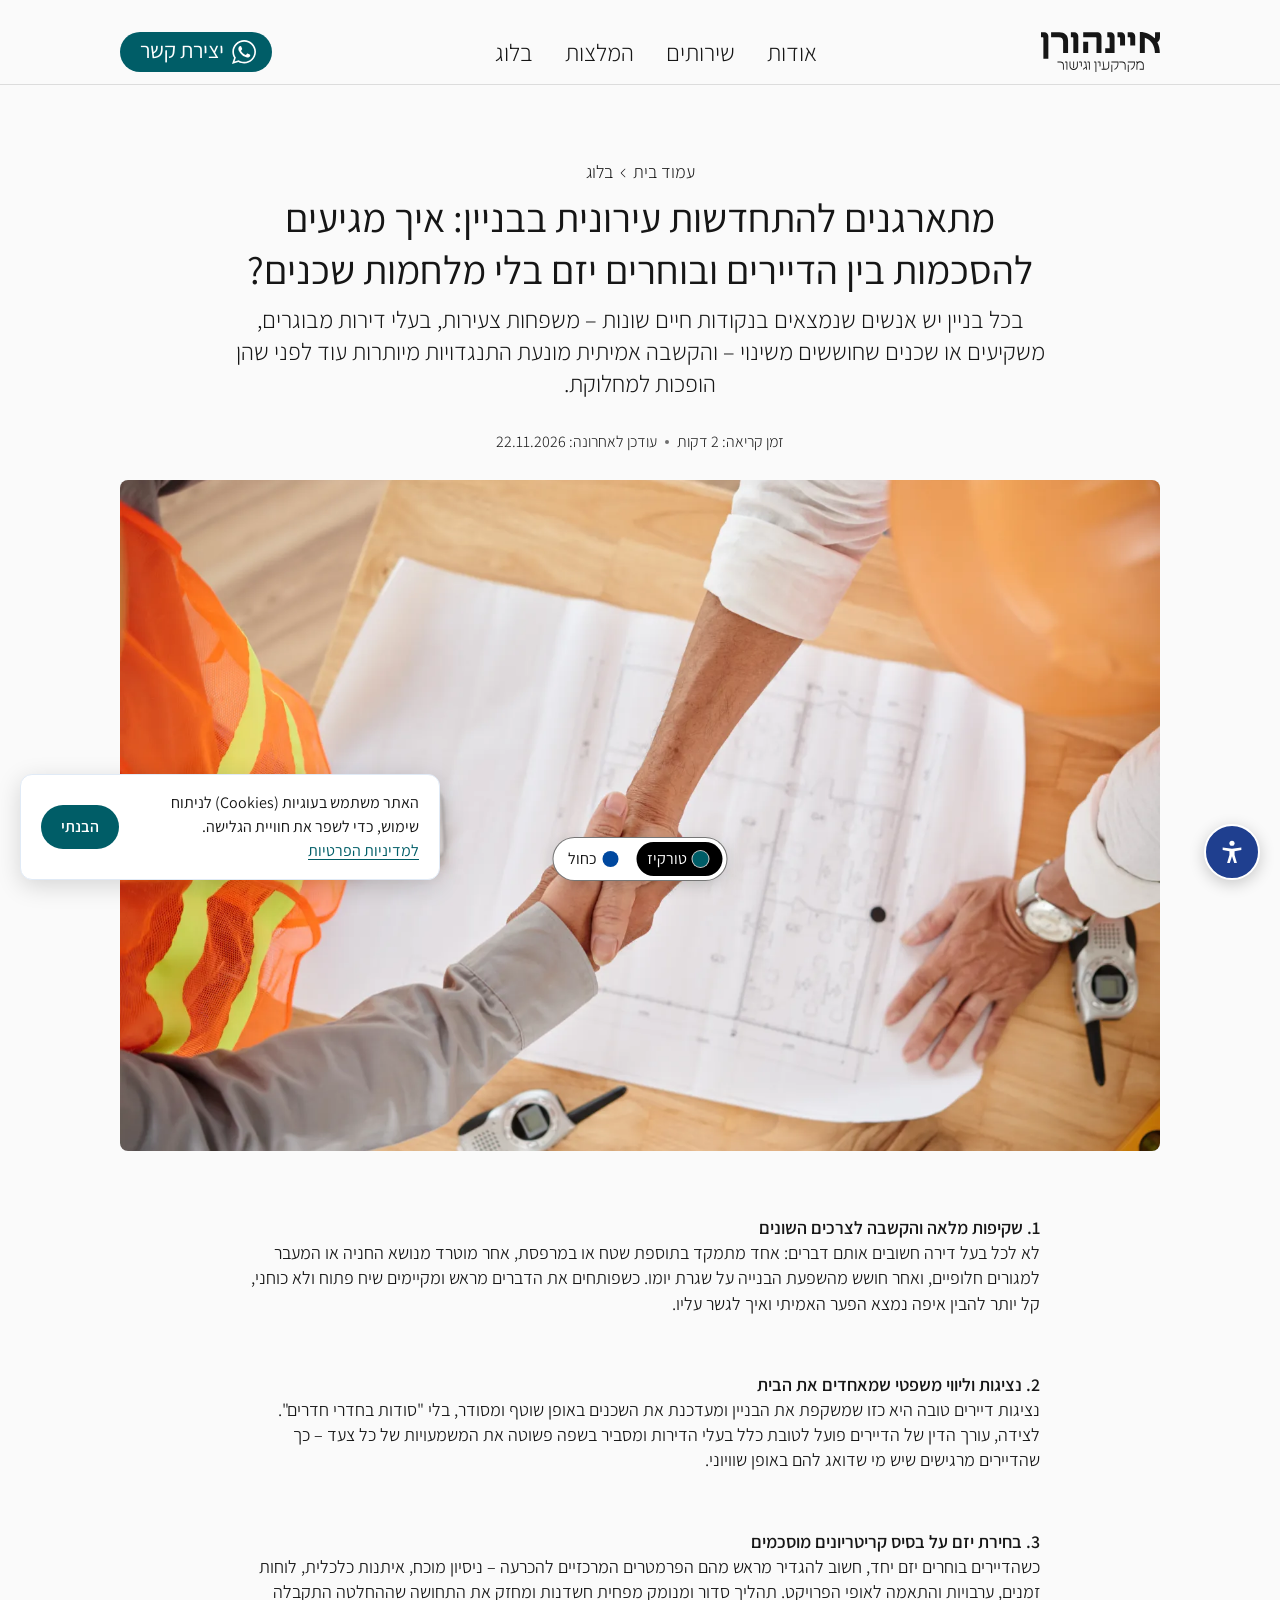
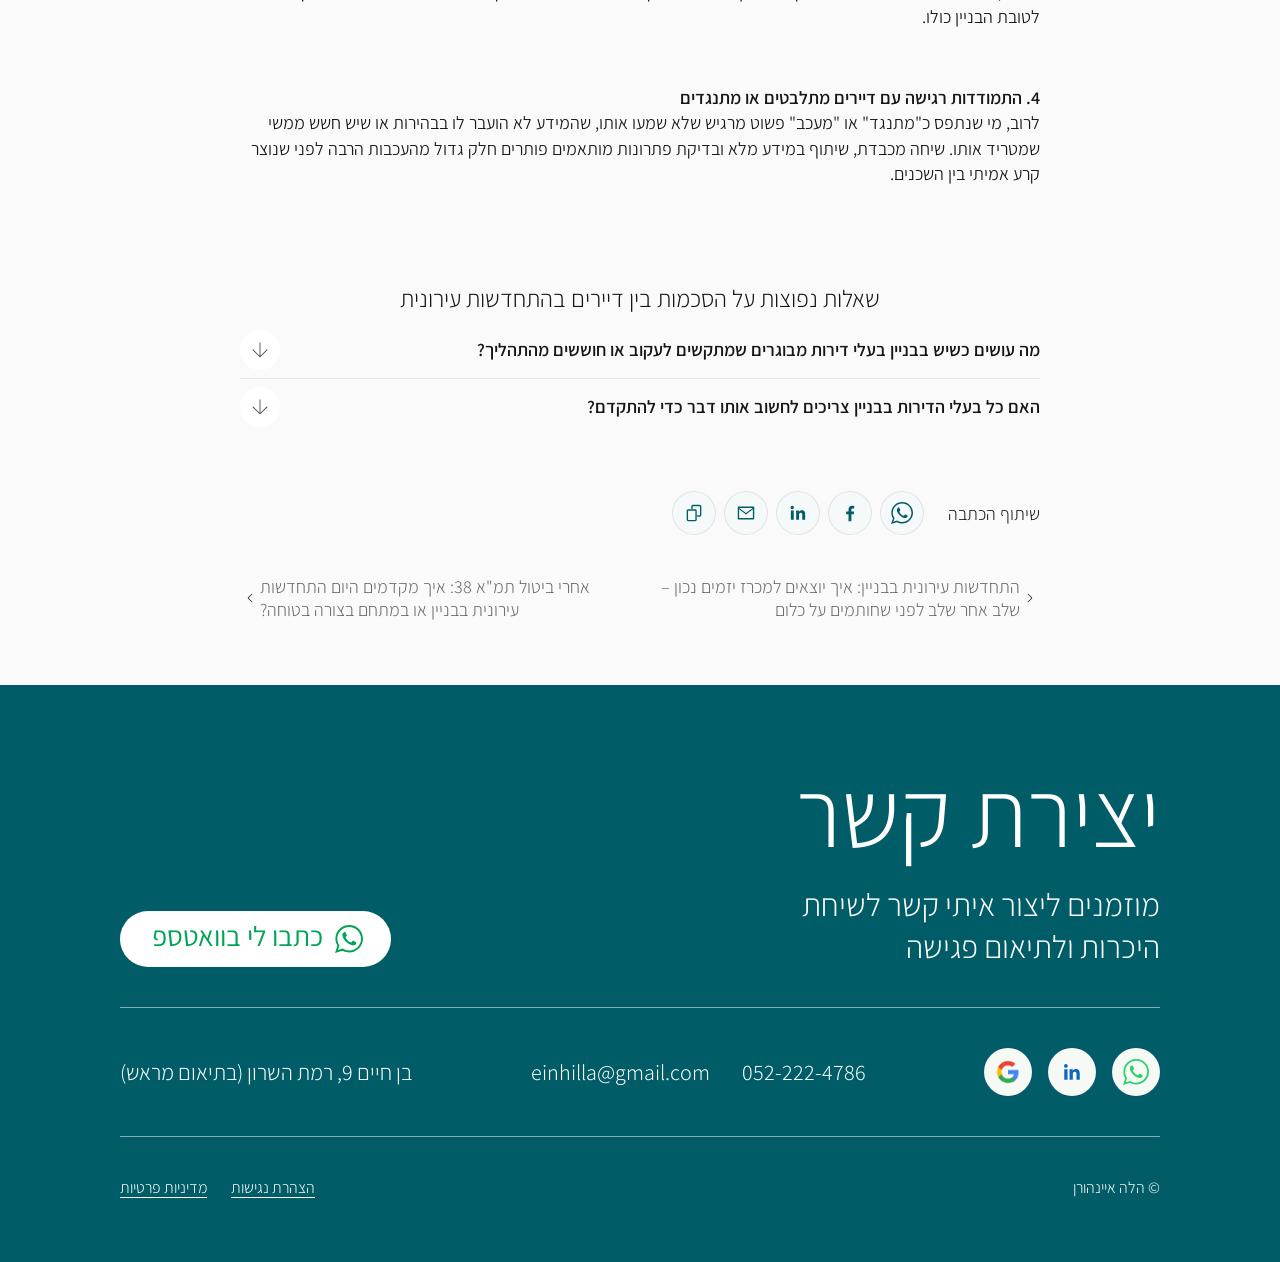
<file: blog-haskamot-dayarim.html>
<!doctype html>
<html lang="he" dir="rtl">
<head>
  <meta charset="utf-8">
  <meta name="viewport" content="width=device-width, initial-scale=1">
  <title>מתארגנים להתחדשות עירונית בבניין: איך מגיעים להסכמות בין הדיירים ובוחרים יזם בלי מלחמות שכנים? – הלה איינהורן, עורכת דין</title>
  <meta name="description" content="בכל בניין יש אנשים שנמצאים בנקודות חיים שונות – משפחות צעירות, בעלי דירות מבוגרים, משקיעים או שכנים שחוששים משינוי – והקשבה אמיתית מונעת התנגדויות מיותרות…">
  <!-- Link preview for Facebook, LinkedIn and WhatsApp. They read these from the live page,
       so previews only appear once the site is online.
       TODO: when the domain is known, add og:url and og:image with full https:// addresses -->
  <meta property="og:type" content="article">
  <meta property="og:locale" content="he_IL">
  <meta property="og:site_name" content="הלה איינהורן, עורכת דין">
  <meta property="og:title" content="מתארגנים להתחדשות עירונית בבניין: איך מגיעים להסכמות בין הדיירים ובוחרים יזם בלי מלחמות שכנים?">
  <meta property="og:description" content="בכל בניין יש אנשים שנמצאים בנקודות חיים שונות – משפחות צעירות, בעלי דירות מבוגרים, משקיעים או שכנים שחוששים משינוי – והקשבה אמיתית מונעת התנגדויות מיותרות…">
  <link rel="preconnect" href="https://fonts.googleapis.com">
  <link rel="preconnect" href="https://fonts.gstatic.com" crossorigin>
  <link href="https://fonts.googleapis.com/css2?family=Assistant:wght@200..800&display=swap" rel="stylesheet">
  <link rel="stylesheet" href="styles.css?v=postnav2">
  <script>try{var a=JSON.parse(localStorage.getItem("a11y")||"{}");var c=document.documentElement.classList;(a.flags||[]).forEach(function(f){c.add("a11y-"+f)});if(a.text>0)c.add("a11y-text-"+a.text)}catch(e){}</script>
  <script>try{if(localStorage.getItem("theme")==="blue")document.documentElement.dataset.theme="blue"}catch(e){}</script>
  <script src="analytics.js" defer></script>
</head>
<body>
  <a class="skip-link" href="#main">דלג לתוכן הראשי</a>
  <!-- Colour theme switch (theme-toggle.js) -->
  <div class="theme-switch" role="group" aria-label="ערכת צבעים">
    <button type="button" data-theme-set="turquoise" aria-pressed="true"><span class="theme-switch__dot" style="background:#005d67" aria-hidden="true"></span>טורקיז</button>
    <button type="button" data-theme-set="blue" aria-pressed="false"><span class="theme-switch__dot" style="background:#00489f" aria-hidden="true"></span>כחול</button>
  </div>
  <!-- Accessibility toolbar (a11y-toolbar.js) -->
  <div class="a11y" id="a11y">
    <button class="a11y__toggle" id="a11y-toggle" type="button" aria-expanded="false" aria-controls="a11y-panel">
      <svg viewBox="0 0 24 24" width="28" height="28" aria-hidden="true" focusable="false"><circle cx="12" cy="4.5" r="2.2"/><path d="M4 8.2l8 1.1 8-1.1v2.1l-5.8 1v3.2l2 6.9h-2.3L12 15.6l-1.9 5.8H7.8l2-6.9v-3.2L4 10.3z"/></svg>
      <span class="visually-hidden">תפריט נגישות</span>
    </button>
    <div class="a11y__panel" id="a11y-panel" role="group" aria-labelledby="a11y-title" hidden>
      <h2 class="a11y__title" id="a11y-title">התאמות נגישות</h2>
      <div class="a11y__row" role="group" aria-label="גודל טקסט">
        <button type="button" data-a11y-text="-1">הקטנת טקסט</button>
        <button type="button" data-a11y-text="1">הגדלת טקסט</button>
      </div>
      <p class="a11y__status" id="a11y-text-status" aria-live="polite">גודל טקסט: רגיל</p>
      <button type="button" data-a11y="contrast" aria-pressed="false">ניגודיות גבוהה</button>
      <button type="button" data-a11y="links" aria-pressed="false">הדגשת קישורים</button>
      <button type="button" data-a11y="no-motion" aria-pressed="false">עצירת אנימציות</button>
      <button type="button" data-a11y="font" aria-pressed="false">גופן קריא</button>
      <button type="button" data-a11y-reset>איפוס הגדרות</button>
      <a class="a11y__statement" href="accessibility.html">הצהרת נגישות</a>
    </div>
  </div>
  <header class="site-header site-header--page" id="site-header">
    <a class="site-header__logo" href="index.html" aria-label="הלה איינהורן – לעמוד הבית"><img class="site-header__logo-img" src="assets/logo.svg" alt=""></a>
    <nav class="site-header__nav" aria-label="ניווט ראשי">
      <a class="site-header__link" href="index.html#about">אודות</a>
      <a class="site-header__link" href="index.html#services">שירותים</a>
      <a class="site-header__link" href="index.html#reviews">המלצות</a>
      <a class="site-header__link" href="index.html#blog">בלוג</a>
    </nav>
    <a class="cta" href="#contact">
      <span class="cta__icon" aria-hidden="true"></span>
      <span>יצירת קשר</span>
    </a>
  </header>

  <main id="main" tabindex="-1">
    <article class="post">
      <header class="post__head">
        <div class="post__intro">
          <nav class="crumbs" aria-label="מיקום באתר">
            <ol>
              <li><a href="index.html">עמוד בית</a></li>
              <li><img class="chevron" src="assets/chevron.svg" width="20" height="20" alt=""><a href="index.html#blog">בלוג</a></li>
            </ol>
          </nav>
          <h1 class="post__title">מתארגנים להתחדשות עירונית בבניין: איך מגיעים להסכמות בין הדיירים ובוחרים יזם בלי מלחמות שכנים?</h1>
          <p class="post__lead">בכל בניין יש אנשים שנמצאים בנקודות חיים שונות – משפחות צעירות, בעלי דירות מבוגרים, משקיעים או שכנים שחוששים משינוי – והקשבה אמיתית מונעת התנגדויות מיותרות עוד לפני שהן הופכות למחלוקת.</p>
        </div>
        <p class="post__meta">
          <span>זמן קריאה: 2 דקות</span>
          <img src="assets/dot.svg" width="4" height="4" alt="">
          <span>עודכן לאחרונה: <time datetime="2026-11-22">22.11.2026</time></span>
        </p>
      </header>

      <!-- TODO: swap for each article's own photo; one shared stock photo for now -->
      <div class="post__media">
        <img class="post__image" src="assets/blog/haskamot-dayarim-1600.webp" srcset="assets/blog/haskamot-dayarim-800.webp 800w, assets/blog/haskamot-dayarim-1600.webp 1600w" sizes="(max-width: 1440px) 100vw, 1200px" width="1600" height="1068" alt="לחיצת יד מעל תוכניות בנייה, ליד אנשים עם אפוד וקסדה של אתר בנייה" fetchpriority="high">
      </div>

      <div class="post__body">

        <section class="post__group">
          <h2 class="post__heading">1. שקיפות מלאה והקשבה לצרכים השונים</h2>
          <p>לא לכל בעל דירה חשובים אותם דברים: אחד מתמקד בתוספת שטח או במרפסת, אחר מוטרד מנושא החניה או המעבר למגורים חלופיים, ואחר חושש מהשפעת הבנייה על שגרת יומו. כשפותחים את הדברים מראש ומקיימים שיח פתוח ולא כוחני, קל יותר להבין איפה נמצא הפער האמיתי ואיך לגשר עליו.</p>
        </section>

        <section class="post__group">
          <h2 class="post__heading">2. נציגות וליווי משפטי שמאחדים את הבית</h2>
          <p>נציגות דיירים טובה היא כזו שמשקפת את הבניין ומעדכנת את השכנים באופן שוטף ומסודר, בלי "סודות בחדרי חדרים". לצידה, עורך הדין של הדיירים פועל לטובת כלל בעלי הדירות ומסביר בשפה פשוטה את המשמעויות של כל צעד – כך שהדיירים מרגישים שיש מי שדואג להם באופן שוויוני.</p>
        </section>

        <section class="post__group">
          <h2 class="post__heading">3. בחירת יזם על בסיס קריטריונים מוסכמים</h2>
          <p>כשהדיירים בוחרים יזם יחד, חשוב להגדיר מראש מהם הפרמטרים המרכזיים להכרעה – ניסיון מוכח, איתנות כלכלית, לוחות זמנים, ערבויות והתאמה לאופי הפרויקט. תהליך סדור ומנומק מפחית חשדנות ומחזק את התחושה שההחלטה התקבלה לטובת הבניין כולו.</p>
        </section>

        <section class="post__group">
          <h2 class="post__heading">4. התמודדות רגישה עם דיירים מתלבטים או מתנגדים</h2>
          <p>לרוב, מי שנתפס כ"מתנגד" או "מעכב" פשוט מרגיש שלא שמעו אותו, שהמידע לא הועבר לו בבהירות או שיש חשש ממשי שמטריד אותו. שיחה מכבדת, שיתוף במידע מלא ובדיקת פתרונות מותאמים פותרים חלק גדול מהעכבות הרבה לפני שנוצר קרע אמיתי בין השכנים.</p>
        </section>

        <!-- FAQ accordion: native <details>, any number open at once -->
        <section class="faq" aria-labelledby="faq-title">
          <h2 class="faq__title" id="faq-title">שאלות נפוצות על הסכמות בין דיירים בהתחדשות עירונית</h2>
          <details class="faq__item">
            <summary class="faq__head">
              <h3 class="faq__q">מה עושים כשיש בבניין בעלי דירות מבוגרים שמתקשים לעקוב או חוששים מהתהליך?</h3>
              <img class="faq__arrow" src="assets/arrow.svg" width="40" height="40" alt="">
            </summary>
            <p class="faq__a">חשוב לערב אותם מוקדם, להסביר את הדברים בצורה פשוטה וברורה (לעיתים גם יחד עם בני משפחה שהם סומכים עליהם), ולתת מענה ברור לשאלות סביב דיור חלופי, ליווי והגנות משפטיות. תחושת ביטחון והוגנות עושה הבדל גדול.</p>
          </details>
          <details class="faq__item">
            <summary class="faq__head">
              <h3 class="faq__q">האם כל בעלי הדירות בבניין צריכים לחשוב אותו דבר כדי להתקדם?</h3>
              <img class="faq__arrow" src="assets/arrow.svg" width="40" height="40" alt="">
            </summary>
            <p class="faq__a">ממש לא. לא חייבים הסכמה מוחלטת על כל פרט קטן ביום הראשון, אלא הסכמה על הדרך ועל העקרונות המרכזיים: מי מלווה את התהליך, איך בודקים הצעות ומהם הקווים האדומים. מתוך זה נבנית בהדרגה הסכמה רחבה ויציבה.</p>
          </details>
        </section>
      </div>

      <!-- Share: links are filled from the page address by share.js -->
      <section class="share" aria-labelledby="share-title">
        <h2 class="share__title" id="share-title">שיתוף הכתבה</h2>
        <ul class="share__list">
          <li>
            <a class="share__btn" data-share="whatsapp" href="https://wa.me/" target="_blank" rel="noopener">
              <span class="share__icon share__icon--whatsapp" aria-hidden="true"></span>
              <span class="visually-hidden">שיתוף בוואטספ (נפתח בחלון חדש)</span>
            </a>
          </li>
          <li>
            <a class="share__btn" data-share="facebook" href="https://www.facebook.com/sharer/sharer.php" target="_blank" rel="noopener">
              <svg viewBox="0 0 24 24" width="22" height="22" aria-hidden="true" focusable="false"><path d="M13.5 21v-7.6h2.6l.4-3h-3V8.5c0-.9.3-1.5 1.5-1.5h1.6V4.3c-.3 0-1.2-.1-2.3-.1-2.3 0-3.9 1.4-3.9 4v2.2H7.8v3h2.6V21z"/></svg>
              <span class="visually-hidden">שיתוף בפייסבוק (נפתח בחלון חדש)</span>
            </a>
          </li>
          <li>
            <a class="share__btn" data-share="linkedin" href="https://www.linkedin.com/sharing/share-offsite/" target="_blank" rel="noopener">
              <svg viewBox="0 0 24 24" width="20" height="20" aria-hidden="true" focusable="false"><path d="M6.9 20H3.4V9h3.5zM5.1 7.5a2 2 0 1 1 0-4.1 2 2 0 0 1 0 4.1zM20.6 20h-3.5v-5.4c0-1.3 0-2.9-1.8-2.9s-2 1.4-2 2.8V20H9.8V9h3.3v1.5h.1c.5-.9 1.6-1.8 3.3-1.8 3.5 0 4.1 2.3 4.1 5.3z"/></svg>
              <span class="visually-hidden">שיתוף בלינקדאין (נפתח בחלון חדש)</span>
            </a>
          </li>
          <li>
            <a class="share__btn" data-share="email" href="mailto:">
              <svg viewBox="0 0 24 24" width="22" height="22" aria-hidden="true" focusable="false"><path d="M4 5h16a1 1 0 0 1 1 1v12a1 1 0 0 1-1 1H4a1 1 0 0 1-1-1V6a1 1 0 0 1 1-1zm.6 1.5L12 12l7.4-5.5zM4.5 8v9.5h15V8L12 13.6z"/></svg>
              <span class="visually-hidden">שליחה בדוא"ל</span>
            </a>
          </li>
          <li>
            <button class="share__btn" type="button" data-share="copy">
              <svg viewBox="0 0 24 24" width="22" height="22" aria-hidden="true" focusable="false"><path d="M9 7.5V4.8C9 3.8 9.8 3 10.8 3h7.4c1 0 1.8.8 1.8 1.8v9.4c0 1-.8 1.8-1.8 1.8h-2.7v-1.5h2.7c.2 0 .3-.1.3-.3V4.8c0-.2-.1-.3-.3-.3h-7.4c-.2 0-.3.1-.3.3v2.7z"/><path d="M5.8 8h7.4c1 0 1.8.8 1.8 1.8v9.4c0 1-.8 1.8-1.8 1.8H5.8c-1 0-1.8-.8-1.8-1.8V9.8C4 8.8 4.8 8 5.8 8zm0 1.5c-.2 0-.3.1-.3.3v9.4c0 .2.1.3.3.3h7.4c.2 0 .3-.1.3-.3V9.8c0-.2-.1-.3-.3-.3z"/></svg>
              <span class="visually-hidden">העתקת קישור לכתבה</span>
            </button>
          </li>
        </ul>
        <p class="share__status" role="status" aria-live="polite"></p>
      </section>

      <!-- Previous / next: filled from the post list in blog-posts.js; a side with no post is removed -->
      <nav class="post-nav" aria-label="כתבות נוספות" hidden>
        <a class="post-nav__link" href="#" rel="prev" data-post-nav="prev">
          <img class="chevron chevron--flip" src="assets/chevron.svg" width="20" height="20" alt="">
          <span><span class="visually-hidden">הכתבה הקודמת: </span><span data-post-title></span></span>
        </a>
        <a class="post-nav__link" href="#" rel="next" data-post-nav="next">
          <span><span class="visually-hidden">הכתבה הבאה: </span><span data-post-title></span></span>
          <img class="chevron" src="assets/chevron.svg" width="20" height="20" alt="">
        </a>
      </nav>
    </article>
  </main>

  <footer class="contact" id="contact">
    <div class="contact__top">
      <div class="contact__text">
        <h2 class="contact__title">יצירת קשר</h2>
        <p class="contact__lead">מוזמנים ליצור איתי קשר לשיחת היכרות ולתיאום&nbsp;פגישה</p>
      </div>
      <a class="cta cta--footer" href="https://wa.me/972522224786" target="_blank" rel="noopener">
        <span class="cta__icon" aria-hidden="true"></span>
        <span>כתבו לי בוואטספ</span>
        <span class="visually-hidden">(נפתח בחלון חדש)</span>
      </a>
    </div>

    <div class="contact__details">
      <ul class="contact__social" aria-label="רשתות וביקורות">
        <li>
          <a class="contact__social-link" href="https://wa.me/972522224786" target="_blank" rel="noopener">
            <span class="contact__social-icon contact__social-icon--whatsapp" aria-hidden="true"></span>
            <span class="visually-hidden">וואטספ (נפתח בחלון חדש)</span>
          </a>
        </li>
        <li>
          <a class="contact__social-link" href="https://www.linkedin.com/in/hilla-einhorn/" target="_blank" rel="noopener">
            <img src="assets/linkedin.svg" alt="" width="22" height="22">
            <span class="visually-hidden">LinkedIn (נפתח בחלון חדש)</span>
          </a>
        </li>
        <li>
          <a class="contact__social-link" href="https://www.google.com/search?q=%D7%94%D7%9C%D7%94+%D7%90%D7%99%D7%99%D7%A0%D7%94%D7%95%D7%A8%D7%9F" target="_blank" rel="noopener">
            <img src="assets/google.png" alt="" width="24" height="24">
            <span class="visually-hidden">ביקורות בגוגל (נפתח בחלון חדש)</span>
          </a>
        </li>
      </ul>
      <p class="contact__reach">
        <a href="tel:+972522224786" dir="ltr">052-222-4786</a>
        <a href="mailto:einhilla@gmail.com" dir="ltr">einhilla@gmail.com</a>
      </p>
      <a class="contact__address" href="https://www.google.com/maps/search/?api=1&amp;query=%D7%91%D7%9F%20%D7%97%D7%99%D7%99%D7%9D%209%2C%20%D7%A8%D7%9E%D7%AA%20%D7%94%D7%A9%D7%A8%D7%95%D7%9F" target="_blank" rel="noopener">בן חיים 9, רמת השרון (בתיאום&nbsp;מראש)<span class="visually-hidden">(נפתח בחלון חדש)</span></a>
    </div>

    <div class="contact__bottom">
      <p class="contact__copy">©&nbsp;הלה&nbsp;איינהורן</p>
      <p class="contact__legal">
        <a class="contact__statement" href="accessibility.html">הצהרת נגישות</a>
        <a class="contact__statement" href="privacy.html">מדיניות פרטיות</a>
      </p>
    </div>
  </footer>

  <script src="a11y-toolbar.js?v=turq1"></script>
  <script src="theme-toggle.js?v=turq1"></script>
  <script src="share.js?v=turq1"></script>
  <script src="blog-posts.js?v=blog1"></script>
  <script src="faq.js?v=blog2"></script>
  <script src="cookie-notice.js?v=1"></script>
</body>
</html>
</file>
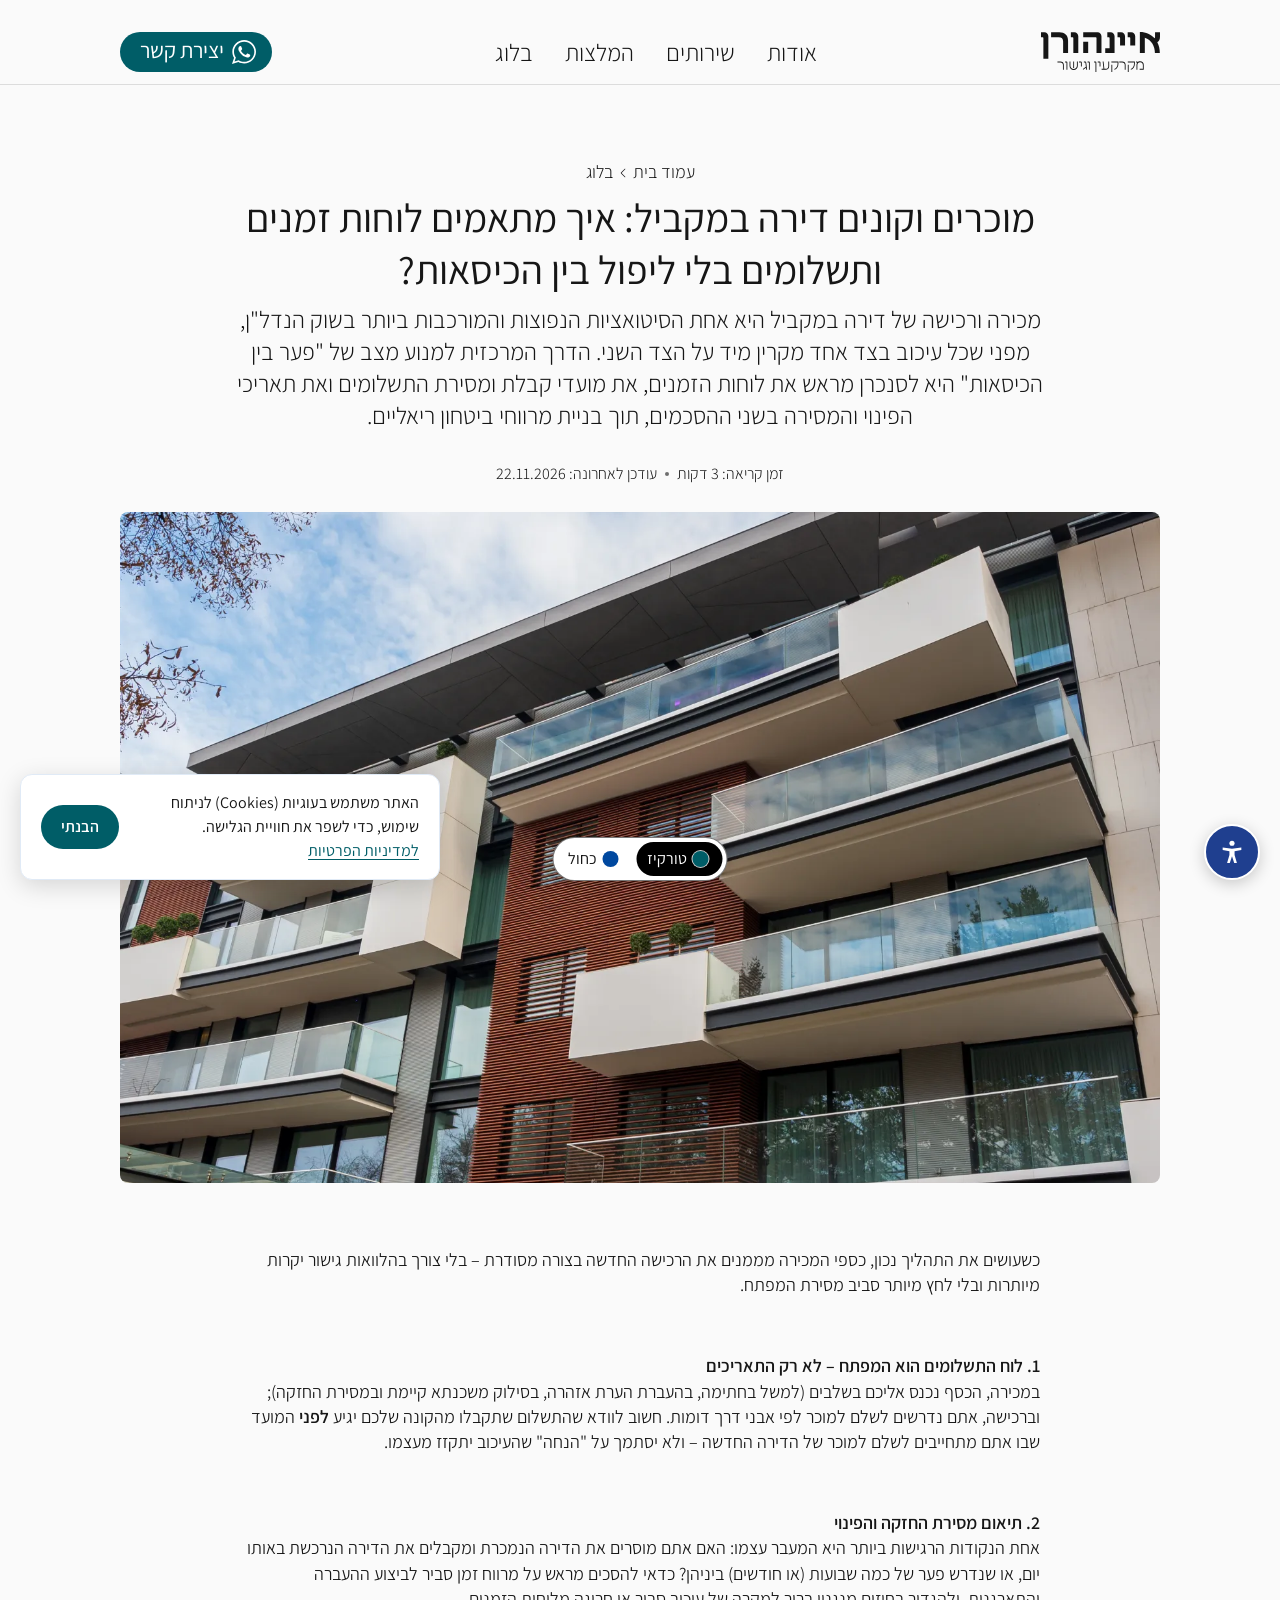
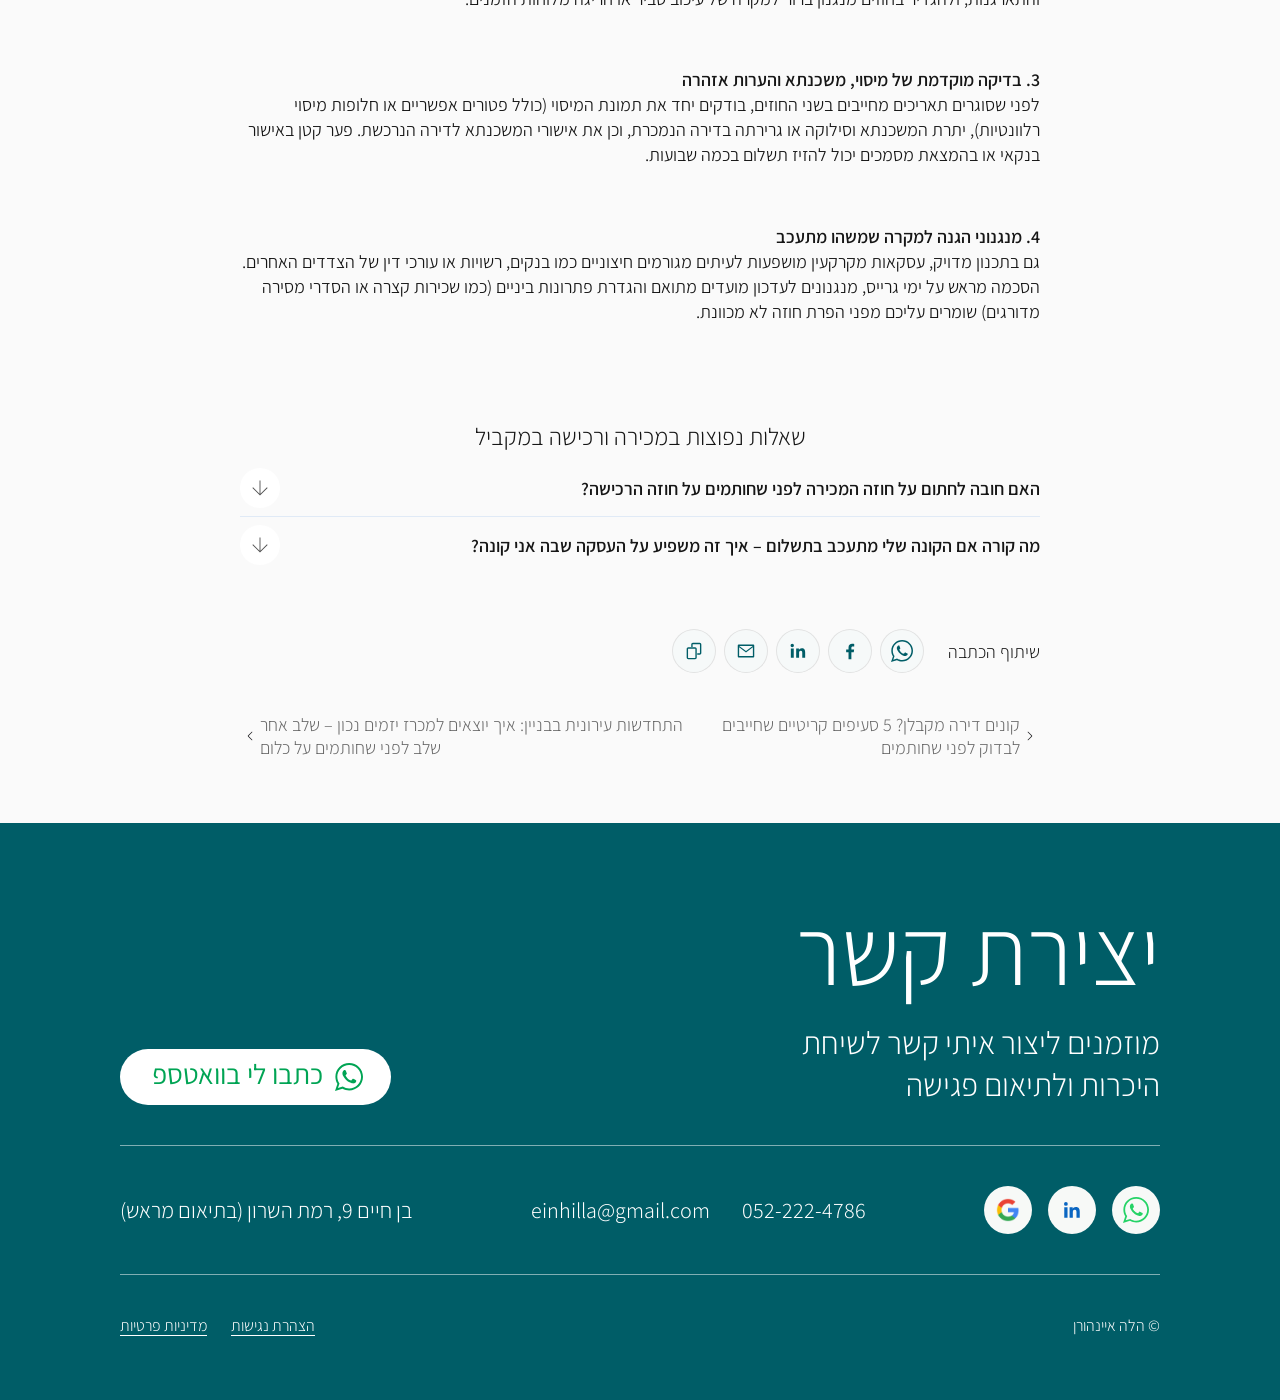
<file: blog-mechira-verechisha-bemakbil.html>
<!doctype html>
<html lang="he" dir="rtl">
<head>
  <meta charset="utf-8">
  <meta name="viewport" content="width=device-width, initial-scale=1">
  <title>מוכרים וקונים דירה במקביל: איך מתאמים לוחות זמנים ותשלומים בלי ליפול בין הכיסאות? – הלה איינהורן, עורכת דין</title>
  <meta name="description" content="מכירה ורכישה של דירה במקביל היא אחת הסיטואציות הנפוצות והמורכבות ביותר בשוק הנדל&quot;ן, מפני שכל עיכוב בצד אחד מקרין מיד על הצד השני. הדרך המרכזית למנוע מצב…">
  <!-- Link preview for Facebook, LinkedIn and WhatsApp. They read these from the live page,
       so previews only appear once the site is online.
       TODO: when the domain is known, add og:url and og:image with full https:// addresses -->
  <meta property="og:type" content="article">
  <meta property="og:locale" content="he_IL">
  <meta property="og:site_name" content="הלה איינהורן, עורכת דין">
  <meta property="og:title" content="מוכרים וקונים דירה במקביל: איך מתאמים לוחות זמנים ותשלומים בלי ליפול בין הכיסאות?">
  <meta property="og:description" content="מכירה ורכישה של דירה במקביל היא אחת הסיטואציות הנפוצות והמורכבות ביותר בשוק הנדל&quot;ן, מפני שכל עיכוב בצד אחד מקרין מיד על הצד השני. הדרך המרכזית למנוע מצב…">
  <link rel="preconnect" href="https://fonts.googleapis.com">
  <link rel="preconnect" href="https://fonts.gstatic.com" crossorigin>
  <link href="https://fonts.googleapis.com/css2?family=Assistant:wght@200..800&display=swap" rel="stylesheet">
  <link rel="stylesheet" href="styles.css?v=postnav2">
  <script>try{var a=JSON.parse(localStorage.getItem("a11y")||"{}");var c=document.documentElement.classList;(a.flags||[]).forEach(function(f){c.add("a11y-"+f)});if(a.text>0)c.add("a11y-text-"+a.text)}catch(e){}</script>
  <script>try{if(localStorage.getItem("theme")==="blue")document.documentElement.dataset.theme="blue"}catch(e){}</script>
  <script src="analytics.js" defer></script>
</head>
<body>
  <a class="skip-link" href="#main">דלג לתוכן הראשי</a>
  <!-- Colour theme switch (theme-toggle.js) -->
  <div class="theme-switch" role="group" aria-label="ערכת צבעים">
    <button type="button" data-theme-set="turquoise" aria-pressed="true"><span class="theme-switch__dot" style="background:#005d67" aria-hidden="true"></span>טורקיז</button>
    <button type="button" data-theme-set="blue" aria-pressed="false"><span class="theme-switch__dot" style="background:#00489f" aria-hidden="true"></span>כחול</button>
  </div>
  <!-- Accessibility toolbar (a11y-toolbar.js) -->
  <div class="a11y" id="a11y">
    <button class="a11y__toggle" id="a11y-toggle" type="button" aria-expanded="false" aria-controls="a11y-panel">
      <svg viewBox="0 0 24 24" width="28" height="28" aria-hidden="true" focusable="false"><circle cx="12" cy="4.5" r="2.2"/><path d="M4 8.2l8 1.1 8-1.1v2.1l-5.8 1v3.2l2 6.9h-2.3L12 15.6l-1.9 5.8H7.8l2-6.9v-3.2L4 10.3z"/></svg>
      <span class="visually-hidden">תפריט נגישות</span>
    </button>
    <div class="a11y__panel" id="a11y-panel" role="group" aria-labelledby="a11y-title" hidden>
      <h2 class="a11y__title" id="a11y-title">התאמות נגישות</h2>
      <div class="a11y__row" role="group" aria-label="גודל טקסט">
        <button type="button" data-a11y-text="-1">הקטנת טקסט</button>
        <button type="button" data-a11y-text="1">הגדלת טקסט</button>
      </div>
      <p class="a11y__status" id="a11y-text-status" aria-live="polite">גודל טקסט: רגיל</p>
      <button type="button" data-a11y="contrast" aria-pressed="false">ניגודיות גבוהה</button>
      <button type="button" data-a11y="links" aria-pressed="false">הדגשת קישורים</button>
      <button type="button" data-a11y="no-motion" aria-pressed="false">עצירת אנימציות</button>
      <button type="button" data-a11y="font" aria-pressed="false">גופן קריא</button>
      <button type="button" data-a11y-reset>איפוס הגדרות</button>
      <a class="a11y__statement" href="accessibility.html">הצהרת נגישות</a>
    </div>
  </div>
  <header class="site-header site-header--page" id="site-header">
    <a class="site-header__logo" href="index.html" aria-label="הלה איינהורן – לעמוד הבית"><img class="site-header__logo-img" src="assets/logo.svg" alt=""></a>
    <nav class="site-header__nav" aria-label="ניווט ראשי">
      <a class="site-header__link" href="index.html#about">אודות</a>
      <a class="site-header__link" href="index.html#services">שירותים</a>
      <a class="site-header__link" href="index.html#reviews">המלצות</a>
      <a class="site-header__link" href="index.html#blog">בלוג</a>
    </nav>
    <a class="cta" href="#contact">
      <span class="cta__icon" aria-hidden="true"></span>
      <span>יצירת קשר</span>
    </a>
  </header>

  <main id="main" tabindex="-1">
    <article class="post">
      <header class="post__head">
        <div class="post__intro">
          <nav class="crumbs" aria-label="מיקום באתר">
            <ol>
              <li><a href="index.html">עמוד בית</a></li>
              <li><img class="chevron" src="assets/chevron.svg" width="20" height="20" alt=""><a href="index.html#blog">בלוג</a></li>
            </ol>
          </nav>
          <h1 class="post__title">מוכרים וקונים דירה במקביל: איך מתאמים לוחות זמנים ותשלומים בלי ליפול בין הכיסאות?</h1>
          <p class="post__lead">מכירה ורכישה של דירה במקביל היא אחת הסיטואציות הנפוצות והמורכבות ביותר בשוק הנדל"ן, מפני שכל עיכוב בצד אחד מקרין מיד על הצד השני. הדרך המרכזית למנוע מצב של "פער בין הכיסאות" היא לסנכרן מראש את לוחות הזמנים, את מועדי קבלת ומסירת התשלומים ואת תאריכי הפינוי והמסירה בשני ההסכמים, תוך בניית מרווחי ביטחון ריאליים.</p>
        </div>
        <p class="post__meta">
          <span>זמן קריאה: 3 דקות</span>
          <img src="assets/dot.svg" width="4" height="4" alt="">
          <span>עודכן לאחרונה: <time datetime="2026-11-22">22.11.2026</time></span>
        </p>
      </header>

      <!-- TODO: swap for each article's own photo; one shared stock photo for now -->
      <div class="post__media">
        <img class="post__image" src="assets/blog/mechira-verechisha-bemakbil-1600.webp" srcset="assets/blog/mechira-verechisha-bemakbil-800.webp 800w, assets/blog/mechira-verechisha-bemakbil-1600.webp 1600w" sizes="(max-width: 1440px) 100vw, 1200px" width="1600" height="1211" alt="בניין מגורים מודרני עם מרפסות זכוכית" fetchpriority="high">
      </div>

      <div class="post__body">
        <p>כשעושים את התהליך נכון, כספי המכירה מממנים את הרכישה החדשה בצורה מסודרת – בלי צורך בהלוואות גישור יקרות מיותרות ובלי לחץ מיותר סביב מסירת המפתח.</p>

        <section class="post__group">
          <h2 class="post__heading">1. לוח התשלומים הוא המפתח – לא רק התאריכים</h2>
          <p>במכירה, הכסף נכנס אליכם בשלבים (למשל בחתימה, בהעברת הערת אזהרה, בסילוק משכנתא קיימת ובמסירת החזקה); וברכישה, אתם נדרשים לשלם למוכר לפי אבני דרך דומות. חשוב לוודא שהתשלום שתקבלו מהקונה שלכם יגיע <strong>לפני</strong> המועד שבו אתם מתחייבים לשלם למוכר של הדירה החדשה – ולא יסתמך על "הנחה" שהעיכוב יתקזז מעצמו.</p>
        </section>

        <section class="post__group">
          <h2 class="post__heading">2. תיאום מסירת החזקה והפינוי</h2>
          <p>אחת הנקודות הרגישות ביותר היא המעבר עצמו: האם אתם מוסרים את הדירה הנמכרת ומקבלים את הדירה הנרכשת באותו יום, או שנדרש פער של כמה שבועות (או חודשים) ביניהן? כדאי להסכים מראש על מרווח זמן סביר לביצוע ההעברה והתארגנות, ולהגדיר בחוזים מנגנון ברור למקרה של עיכוב סביר או חריגה מלוחות הזמנים.</p>
        </section>

        <section class="post__group">
          <h2 class="post__heading">3. בדיקה מוקדמת של מיסוי, משכנתא והערות אזהרה</h2>
          <p>לפני שסוגרים תאריכים מחייבים בשני החוזים, בודקים יחד את תמונת המיסוי (כולל פטורים אפשריים או חלופות מיסוי רלוונטיות), יתרת המשכנתא וסילוקה או גרירתה בדירה הנמכרת, וכן את אישורי המשכנתא לדירה הנרכשת. פער קטן באישור בנקאי או בהמצאת מסמכים יכול להזיז תשלום בכמה שבועות.</p>
        </section>

        <section class="post__group">
          <h2 class="post__heading">4. מנגנוני הגנה למקרה שמשהו מתעכב</h2>
          <p>גם בתכנון מדויק, עסקאות מקרקעין מושפעות לעיתים מגורמים חיצוניים כמו בנקים, רשויות או עורכי דין של הצדדים האחרים. הסכמה מראש על ימי גרייס, מנגנונים לעדכון מועדים מתואם והגדרת פתרונות ביניים (כמו שכירות קצרה או הסדרי מסירה מדורגים) שומרים עליכם מפני הפרת חוזה לא מכוונת.</p>
        </section>

        <!-- FAQ accordion: native <details>, any number open at once -->
        <section class="faq" aria-labelledby="faq-title">
          <h2 class="faq__title" id="faq-title">שאלות נפוצות במכירה ורכישה במקביל</h2>
          <details class="faq__item">
            <summary class="faq__head">
              <h3 class="faq__q">האם חובה לחתום על חוזה המכירה לפני שחותמים על חוזה הרכישה?</h3>
              <img class="faq__arrow" src="assets/arrow.svg" width="40" height="40" alt="">
            </summary>
            <p class="faq__a">לא תמיד חובה, אבל לרוב זה נותן ודאות גבוהה יותר לגבי ההון העצמי והמועדים. במקרים שבהם חותמים על שני החוזים בסמיכות או במקביל, חשוב שההסכמים יהיו תלויים ומסונכרנים ביניהם כך שלא תתחייבו לתשלום שטרם הובטח מקורו.</p>
          </details>
          <details class="faq__item">
            <summary class="faq__head">
              <h3 class="faq__q">מה קורה אם הקונה שלי מתעכב בתשלום – איך זה משפיע על העסקה שבה אני קונה?</h3>
              <img class="faq__arrow" src="assets/arrow.svg" width="40" height="40" alt="">
            </summary>
            <p class="faq__a">אם אין מנגנון מתואם או מרווח מתאים בחוזה הרכישה שלכם, עיכוב מצד הקונה עלול ליצור לכם לחץ תזרימי מול המוכר. לכן עורך הדין שמלווה אתכם בשתי העסקאות מתכנן את אבני הדרך כך שתישאר לכם גמישות וזמן תגובה סביר.</p>
          </details>
        </section>
      </div>

      <!-- Share: links are filled from the page address by share.js -->
      <section class="share" aria-labelledby="share-title">
        <h2 class="share__title" id="share-title">שיתוף הכתבה</h2>
        <ul class="share__list">
          <li>
            <a class="share__btn" data-share="whatsapp" href="https://wa.me/" target="_blank" rel="noopener">
              <span class="share__icon share__icon--whatsapp" aria-hidden="true"></span>
              <span class="visually-hidden">שיתוף בוואטספ (נפתח בחלון חדש)</span>
            </a>
          </li>
          <li>
            <a class="share__btn" data-share="facebook" href="https://www.facebook.com/sharer/sharer.php" target="_blank" rel="noopener">
              <svg viewBox="0 0 24 24" width="22" height="22" aria-hidden="true" focusable="false"><path d="M13.5 21v-7.6h2.6l.4-3h-3V8.5c0-.9.3-1.5 1.5-1.5h1.6V4.3c-.3 0-1.2-.1-2.3-.1-2.3 0-3.9 1.4-3.9 4v2.2H7.8v3h2.6V21z"/></svg>
              <span class="visually-hidden">שיתוף בפייסבוק (נפתח בחלון חדש)</span>
            </a>
          </li>
          <li>
            <a class="share__btn" data-share="linkedin" href="https://www.linkedin.com/sharing/share-offsite/" target="_blank" rel="noopener">
              <svg viewBox="0 0 24 24" width="20" height="20" aria-hidden="true" focusable="false"><path d="M6.9 20H3.4V9h3.5zM5.1 7.5a2 2 0 1 1 0-4.1 2 2 0 0 1 0 4.1zM20.6 20h-3.5v-5.4c0-1.3 0-2.9-1.8-2.9s-2 1.4-2 2.8V20H9.8V9h3.3v1.5h.1c.5-.9 1.6-1.8 3.3-1.8 3.5 0 4.1 2.3 4.1 5.3z"/></svg>
              <span class="visually-hidden">שיתוף בלינקדאין (נפתח בחלון חדש)</span>
            </a>
          </li>
          <li>
            <a class="share__btn" data-share="email" href="mailto:">
              <svg viewBox="0 0 24 24" width="22" height="22" aria-hidden="true" focusable="false"><path d="M4 5h16a1 1 0 0 1 1 1v12a1 1 0 0 1-1 1H4a1 1 0 0 1-1-1V6a1 1 0 0 1 1-1zm.6 1.5L12 12l7.4-5.5zM4.5 8v9.5h15V8L12 13.6z"/></svg>
              <span class="visually-hidden">שליחה בדוא"ל</span>
            </a>
          </li>
          <li>
            <button class="share__btn" type="button" data-share="copy">
              <svg viewBox="0 0 24 24" width="22" height="22" aria-hidden="true" focusable="false"><path d="M9 7.5V4.8C9 3.8 9.8 3 10.8 3h7.4c1 0 1.8.8 1.8 1.8v9.4c0 1-.8 1.8-1.8 1.8h-2.7v-1.5h2.7c.2 0 .3-.1.3-.3V4.8c0-.2-.1-.3-.3-.3h-7.4c-.2 0-.3.1-.3.3v2.7z"/><path d="M5.8 8h7.4c1 0 1.8.8 1.8 1.8v9.4c0 1-.8 1.8-1.8 1.8H5.8c-1 0-1.8-.8-1.8-1.8V9.8C4 8.8 4.8 8 5.8 8zm0 1.5c-.2 0-.3.1-.3.3v9.4c0 .2.1.3.3.3h7.4c.2 0 .3-.1.3-.3V9.8c0-.2-.1-.3-.3-.3z"/></svg>
              <span class="visually-hidden">העתקת קישור לכתבה</span>
            </button>
          </li>
        </ul>
        <p class="share__status" role="status" aria-live="polite"></p>
      </section>

      <!-- Previous / next: filled from the post list in blog-posts.js; a side with no post is removed -->
      <nav class="post-nav" aria-label="כתבות נוספות" hidden>
        <a class="post-nav__link" href="#" rel="prev" data-post-nav="prev">
          <img class="chevron chevron--flip" src="assets/chevron.svg" width="20" height="20" alt="">
          <span><span class="visually-hidden">הכתבה הקודמת: </span><span data-post-title></span></span>
        </a>
        <a class="post-nav__link" href="#" rel="next" data-post-nav="next">
          <span><span class="visually-hidden">הכתבה הבאה: </span><span data-post-title></span></span>
          <img class="chevron" src="assets/chevron.svg" width="20" height="20" alt="">
        </a>
      </nav>
    </article>
  </main>

  <footer class="contact" id="contact">
    <div class="contact__top">
      <div class="contact__text">
        <h2 class="contact__title">יצירת קשר</h2>
        <p class="contact__lead">מוזמנים ליצור איתי קשר לשיחת היכרות ולתיאום&nbsp;פגישה</p>
      </div>
      <a class="cta cta--footer" href="https://wa.me/972522224786" target="_blank" rel="noopener">
        <span class="cta__icon" aria-hidden="true"></span>
        <span>כתבו לי בוואטספ</span>
        <span class="visually-hidden">(נפתח בחלון חדש)</span>
      </a>
    </div>

    <div class="contact__details">
      <ul class="contact__social" aria-label="רשתות וביקורות">
        <li>
          <a class="contact__social-link" href="https://wa.me/972522224786" target="_blank" rel="noopener">
            <span class="contact__social-icon contact__social-icon--whatsapp" aria-hidden="true"></span>
            <span class="visually-hidden">וואטספ (נפתח בחלון חדש)</span>
          </a>
        </li>
        <li>
          <a class="contact__social-link" href="https://www.linkedin.com/in/hilla-einhorn/" target="_blank" rel="noopener">
            <img src="assets/linkedin.svg" alt="" width="22" height="22">
            <span class="visually-hidden">LinkedIn (נפתח בחלון חדש)</span>
          </a>
        </li>
        <li>
          <a class="contact__social-link" href="https://www.google.com/search?q=%D7%94%D7%9C%D7%94+%D7%90%D7%99%D7%99%D7%A0%D7%94%D7%95%D7%A8%D7%9F" target="_blank" rel="noopener">
            <img src="assets/google.png" alt="" width="24" height="24">
            <span class="visually-hidden">ביקורות בגוגל (נפתח בחלון חדש)</span>
          </a>
        </li>
      </ul>
      <p class="contact__reach">
        <a href="tel:+972522224786" dir="ltr">052-222-4786</a>
        <a href="mailto:einhilla@gmail.com" dir="ltr">einhilla@gmail.com</a>
      </p>
      <a class="contact__address" href="https://www.google.com/maps/search/?api=1&amp;query=%D7%91%D7%9F%20%D7%97%D7%99%D7%99%D7%9D%209%2C%20%D7%A8%D7%9E%D7%AA%20%D7%94%D7%A9%D7%A8%D7%95%D7%9F" target="_blank" rel="noopener">בן חיים 9, רמת השרון (בתיאום&nbsp;מראש)<span class="visually-hidden">(נפתח בחלון חדש)</span></a>
    </div>

    <div class="contact__bottom">
      <p class="contact__copy">©&nbsp;הלה&nbsp;איינהורן</p>
      <p class="contact__legal">
        <a class="contact__statement" href="accessibility.html">הצהרת נגישות</a>
        <a class="contact__statement" href="privacy.html">מדיניות פרטיות</a>
      </p>
    </div>
  </footer>

  <script src="a11y-toolbar.js?v=turq1"></script>
  <script src="theme-toggle.js?v=turq1"></script>
  <script src="share.js?v=turq1"></script>
  <script src="blog-posts.js?v=blog1"></script>
  <script src="faq.js?v=blog2"></script>
  <script src="cookie-notice.js?v=1"></script>
</body>
</html>
</file>
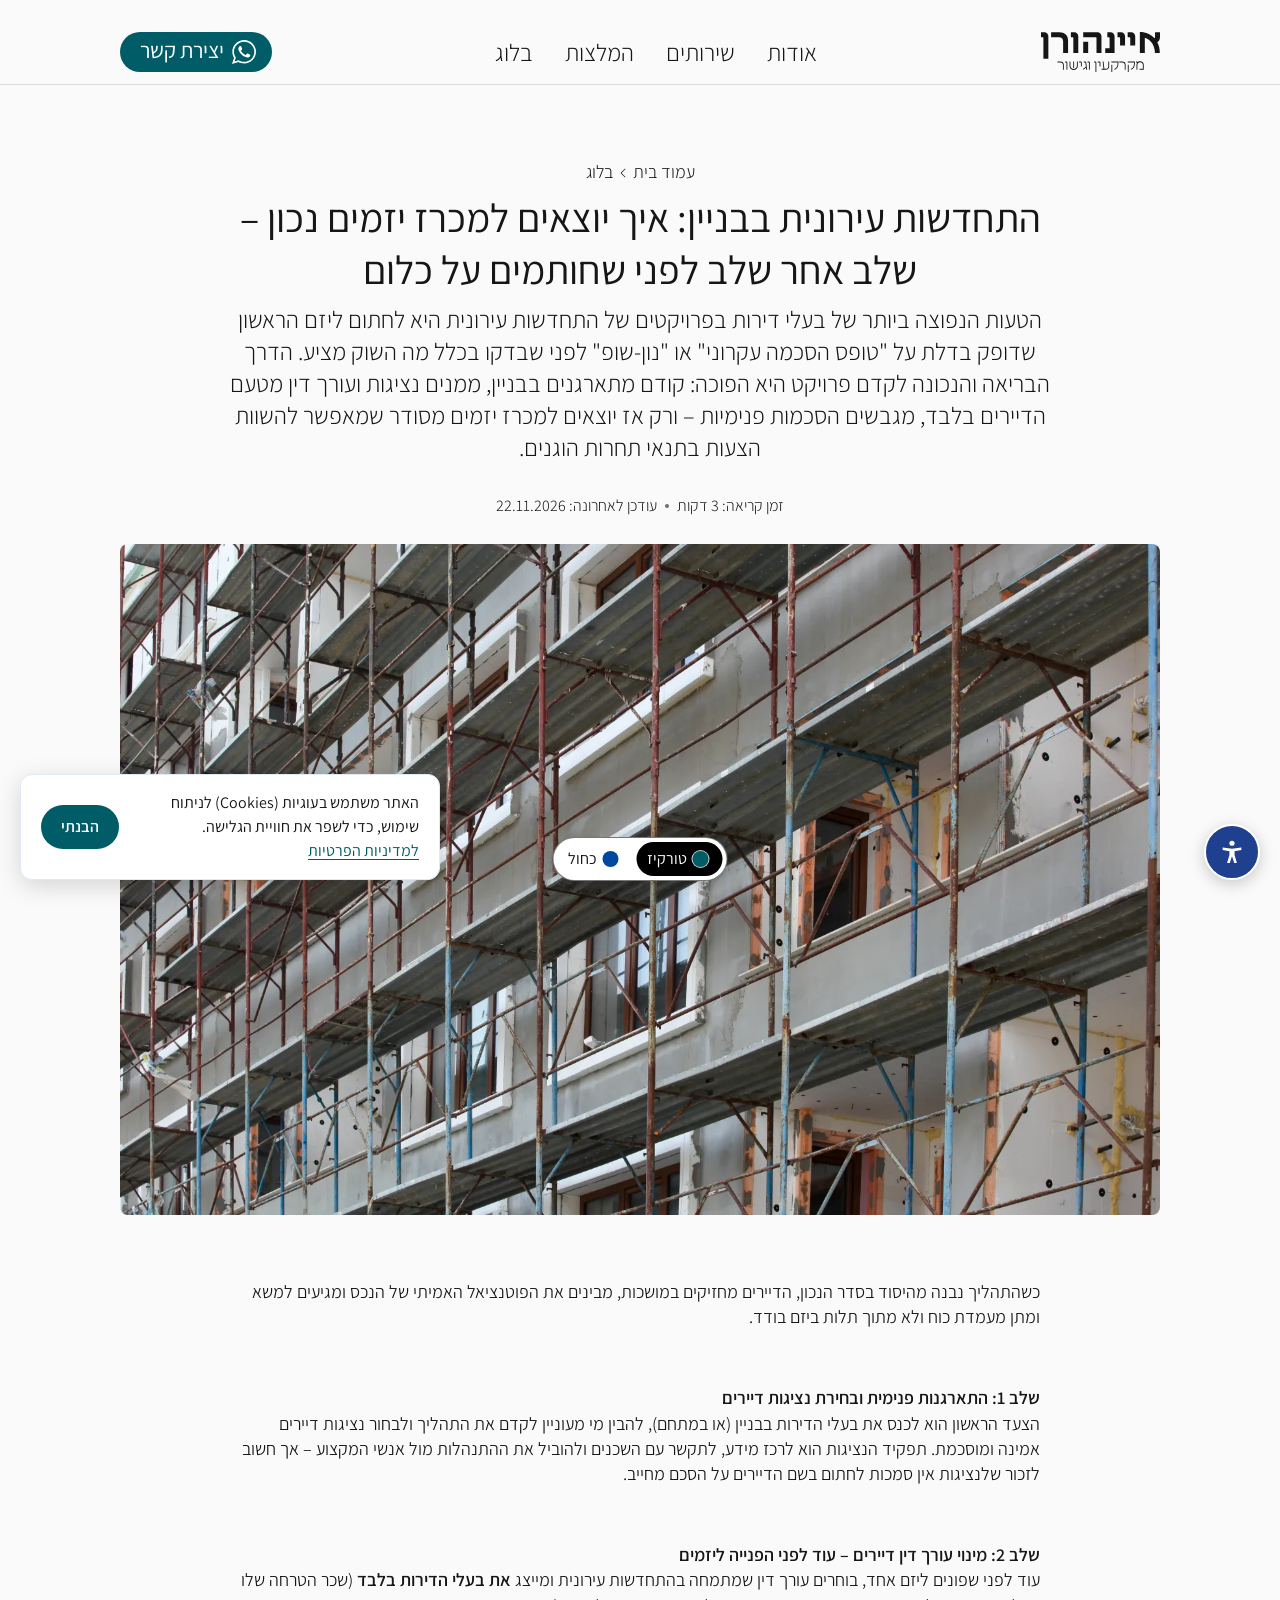
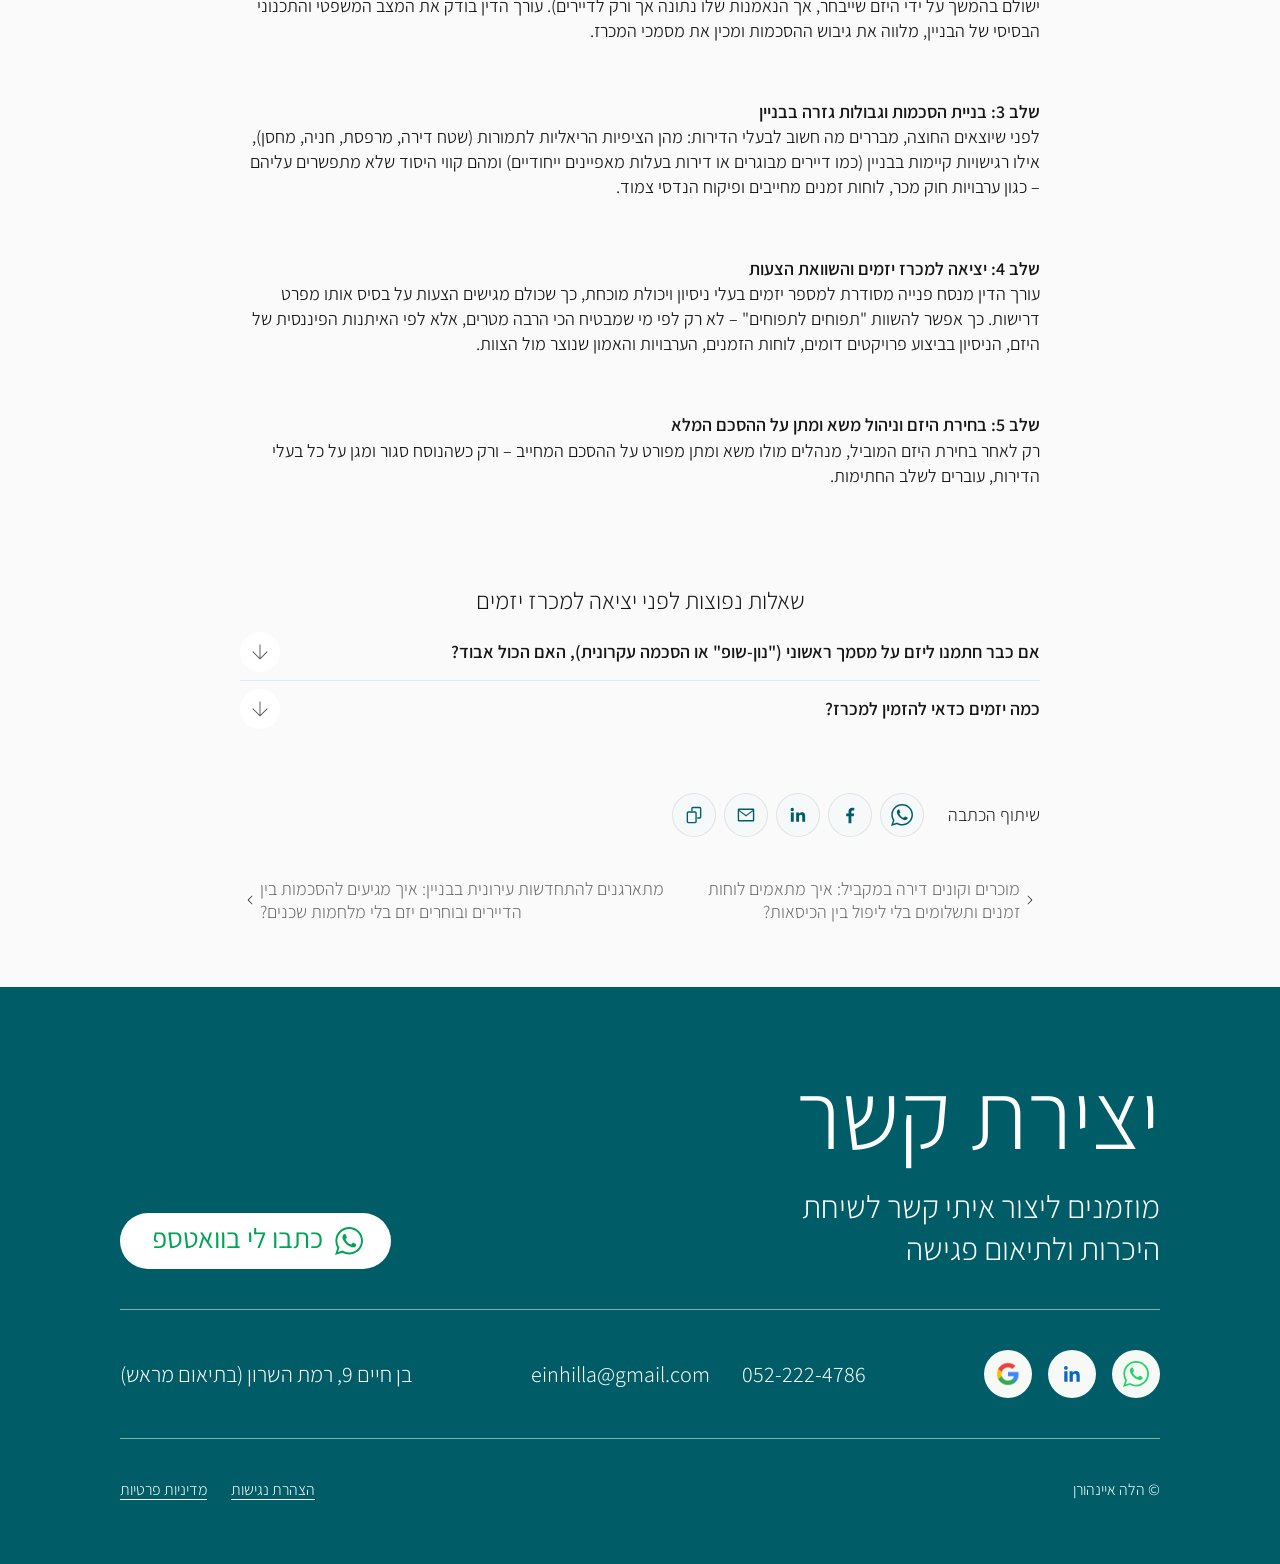
<file: blog-michraz-yazamim.html>
<!doctype html>
<html lang="he" dir="rtl">
<head>
  <meta charset="utf-8">
  <meta name="viewport" content="width=device-width, initial-scale=1">
  <title>התחדשות עירונית בבניין: איך יוצאים למכרז יזמים נכון – שלב אחר שלב לפני שחותמים על כלום – הלה איינהורן, עורכת דין</title>
  <meta name="description" content="הטעות הנפוצה ביותר של בעלי דירות בפרויקטים של התחדשות עירונית היא לחתום ליזם הראשון שדופק בדלת על &quot;טופס הסכמה עקרוני&quot; או &quot;נון-שופ&quot; לפני שבדקו בכלל מה השוק…">
  <!-- Link preview for Facebook, LinkedIn and WhatsApp. They read these from the live page,
       so previews only appear once the site is online.
       TODO: when the domain is known, add og:url and og:image with full https:// addresses -->
  <meta property="og:type" content="article">
  <meta property="og:locale" content="he_IL">
  <meta property="og:site_name" content="הלה איינהורן, עורכת דין">
  <meta property="og:title" content="התחדשות עירונית בבניין: איך יוצאים למכרז יזמים נכון – שלב אחר שלב לפני שחותמים על כלום">
  <meta property="og:description" content="הטעות הנפוצה ביותר של בעלי דירות בפרויקטים של התחדשות עירונית היא לחתום ליזם הראשון שדופק בדלת על &quot;טופס הסכמה עקרוני&quot; או &quot;נון-שופ&quot; לפני שבדקו בכלל מה השוק…">
  <link rel="preconnect" href="https://fonts.googleapis.com">
  <link rel="preconnect" href="https://fonts.gstatic.com" crossorigin>
  <link href="https://fonts.googleapis.com/css2?family=Assistant:wght@200..800&display=swap" rel="stylesheet">
  <link rel="stylesheet" href="styles.css?v=postnav2">
  <script>try{var a=JSON.parse(localStorage.getItem("a11y")||"{}");var c=document.documentElement.classList;(a.flags||[]).forEach(function(f){c.add("a11y-"+f)});if(a.text>0)c.add("a11y-text-"+a.text)}catch(e){}</script>
  <script>try{if(localStorage.getItem("theme")==="blue")document.documentElement.dataset.theme="blue"}catch(e){}</script>
  <script src="analytics.js" defer></script>
</head>
<body>
  <a class="skip-link" href="#main">דלג לתוכן הראשי</a>
  <!-- Colour theme switch (theme-toggle.js) -->
  <div class="theme-switch" role="group" aria-label="ערכת צבעים">
    <button type="button" data-theme-set="turquoise" aria-pressed="true"><span class="theme-switch__dot" style="background:#005d67" aria-hidden="true"></span>טורקיז</button>
    <button type="button" data-theme-set="blue" aria-pressed="false"><span class="theme-switch__dot" style="background:#00489f" aria-hidden="true"></span>כחול</button>
  </div>
  <!-- Accessibility toolbar (a11y-toolbar.js) -->
  <div class="a11y" id="a11y">
    <button class="a11y__toggle" id="a11y-toggle" type="button" aria-expanded="false" aria-controls="a11y-panel">
      <svg viewBox="0 0 24 24" width="28" height="28" aria-hidden="true" focusable="false"><circle cx="12" cy="4.5" r="2.2"/><path d="M4 8.2l8 1.1 8-1.1v2.1l-5.8 1v3.2l2 6.9h-2.3L12 15.6l-1.9 5.8H7.8l2-6.9v-3.2L4 10.3z"/></svg>
      <span class="visually-hidden">תפריט נגישות</span>
    </button>
    <div class="a11y__panel" id="a11y-panel" role="group" aria-labelledby="a11y-title" hidden>
      <h2 class="a11y__title" id="a11y-title">התאמות נגישות</h2>
      <div class="a11y__row" role="group" aria-label="גודל טקסט">
        <button type="button" data-a11y-text="-1">הקטנת טקסט</button>
        <button type="button" data-a11y-text="1">הגדלת טקסט</button>
      </div>
      <p class="a11y__status" id="a11y-text-status" aria-live="polite">גודל טקסט: רגיל</p>
      <button type="button" data-a11y="contrast" aria-pressed="false">ניגודיות גבוהה</button>
      <button type="button" data-a11y="links" aria-pressed="false">הדגשת קישורים</button>
      <button type="button" data-a11y="no-motion" aria-pressed="false">עצירת אנימציות</button>
      <button type="button" data-a11y="font" aria-pressed="false">גופן קריא</button>
      <button type="button" data-a11y-reset>איפוס הגדרות</button>
      <a class="a11y__statement" href="accessibility.html">הצהרת נגישות</a>
    </div>
  </div>
  <header class="site-header site-header--page" id="site-header">
    <a class="site-header__logo" href="index.html" aria-label="הלה איינהורן – לעמוד הבית"><img class="site-header__logo-img" src="assets/logo.svg" alt=""></a>
    <nav class="site-header__nav" aria-label="ניווט ראשי">
      <a class="site-header__link" href="index.html#about">אודות</a>
      <a class="site-header__link" href="index.html#services">שירותים</a>
      <a class="site-header__link" href="index.html#reviews">המלצות</a>
      <a class="site-header__link" href="index.html#blog">בלוג</a>
    </nav>
    <a class="cta" href="#contact">
      <span class="cta__icon" aria-hidden="true"></span>
      <span>יצירת קשר</span>
    </a>
  </header>

  <main id="main" tabindex="-1">
    <article class="post">
      <header class="post__head">
        <div class="post__intro">
          <nav class="crumbs" aria-label="מיקום באתר">
            <ol>
              <li><a href="index.html">עמוד בית</a></li>
              <li><img class="chevron" src="assets/chevron.svg" width="20" height="20" alt=""><a href="index.html#blog">בלוג</a></li>
            </ol>
          </nav>
          <h1 class="post__title">התחדשות עירונית בבניין: איך יוצאים למכרז יזמים נכון – שלב אחר שלב לפני שחותמים על כלום</h1>
          <p class="post__lead">הטעות הנפוצה ביותר של בעלי דירות בפרויקטים של התחדשות עירונית היא לחתום ליזם הראשון שדופק בדלת על "טופס הסכמה עקרוני" או "נון-שופ" לפני שבדקו בכלל מה השוק מציע. הדרך הבריאה והנכונה לקדם פרויקט היא הפוכה: קודם מתארגנים בבניין, ממנים נציגות ועורך דין מטעם הדיירים בלבד, מגבשים הסכמות פנימיות – ורק אז יוצאים למכרז יזמים מסודר שמאפשר להשוות הצעות בתנאי תחרות הוגנים.</p>
        </div>
        <p class="post__meta">
          <span>זמן קריאה: 3 דקות</span>
          <img src="assets/dot.svg" width="4" height="4" alt="">
          <span>עודכן לאחרונה: <time datetime="2026-11-22">22.11.2026</time></span>
        </p>
      </header>

      <!-- TODO: swap for each article's own photo; one shared stock photo for now -->
      <div class="post__media">
        <img class="post__image" src="assets/blog/michraz-yazamim-1600.webp" srcset="assets/blog/michraz-yazamim-800.webp 800w, assets/blog/michraz-yazamim-1600.webp 1600w" sizes="(max-width: 1440px) 100vw, 1200px" width="1600" height="1032" alt="פיגומים על חזית בניין בשיפוץ" fetchpriority="high">
      </div>

      <div class="post__body">
        <p>כשהתהליך נבנה מהיסוד בסדר הנכון, הדיירים מחזיקים במושכות, מבינים את הפוטנציאל האמיתי של הנכס ומגיעים למשא ומתן מעמדת כוח ולא מתוך תלות ביזם בודד.</p>

        <section class="post__group">
          <h2 class="post__heading">שלב 1: התארגנות פנימית ובחירת נציגות דיירים</h2>
          <p>הצעד הראשון הוא לכנס את בעלי הדירות בבניין (או במתחם), להבין מי מעוניין לקדם את התהליך ולבחור נציגות דיירים אמינה ומוסכמת. תפקיד הנציגות הוא לרכז מידע, לתקשר עם השכנים ולהוביל את ההתנהלות מול אנשי המקצוע – אך חשוב לזכור שלנציגות אין סמכות לחתום בשם הדיירים על הסכם מחייב.</p>
        </section>

        <section class="post__group">
          <h2 class="post__heading">שלב 2: מינוי עורך דין דיירים – עוד לפני הפנייה ליזמים</h2>
          <p>עוד לפני שפונים ליזם אחד, בוחרים עורך דין שמתמחה בהתחדשות עירונית ומייצג <strong>את בעלי הדירות בלבד</strong> (שכר הטרחה שלו ישולם בהמשך על ידי היזם שייבחר, אך הנאמנות שלו נתונה אך ורק לדיירים). עורך הדין בודק את המצב המשפטי והתכנוני הבסיסי של הבניין, מלווה את גיבוש ההסכמות ומכין את מסמכי המכרז.</p>
        </section>

        <section class="post__group">
          <h2 class="post__heading">שלב 3: בניית הסכמות וגבולות גזרה בבניין</h2>
          <p>לפני שיוצאים החוצה, מבררים מה חשוב לבעלי הדירות: מהן הציפיות הריאליות לתמורות (שטח דירה, מרפסת, חניה, מחסן), אילו רגישויות קיימות בבניין (כמו דיירים מבוגרים או דירות בעלות מאפיינים ייחודיים) ומהם קווי היסוד שלא מתפשרים עליהם – כגון ערבויות חוק מכר, לוחות זמנים מחייבים ופיקוח הנדסי צמוד.</p>
        </section>

        <section class="post__group">
          <h2 class="post__heading">שלב 4: יציאה למכרז יזמים והשוואת הצעות</h2>
          <p>עורך הדין מנסח פנייה מסודרת למספר יזמים בעלי ניסיון ויכולת מוכחת, כך שכולם מגישים הצעות על בסיס אותו מפרט דרישות. כך אפשר להשוות "תפוחים לתפוחים" – לא רק לפי מי שמבטיח הכי הרבה מטרים, אלא לפי האיתנות הפיננסית של היזם, הניסיון בביצוע פרויקטים דומים, לוחות הזמנים, הערבויות והאמון שנוצר מול הצוות.</p>
        </section>

        <section class="post__group">
          <h2 class="post__heading">שלב 5: בחירת היזם וניהול משא ומתן על ההסכם המלא</h2>
          <p>רק לאחר בחירת היזם המוביל, מנהלים מולו משא ומתן מפורט על ההסכם המחייב – ורק כשהנוסח סגור ומגן על כל בעלי הדירות, עוברים לשלב החתימות.</p>
        </section>

        <!-- FAQ accordion: native <details>, any number open at once -->
        <section class="faq" aria-labelledby="faq-title">
          <h2 class="faq__title" id="faq-title">שאלות נפוצות לפני יציאה למכרז יזמים</h2>
          <details class="faq__item">
            <summary class="faq__head">
              <h3 class="faq__q">אם כבר חתמנו ליזם על מסמך ראשוני ("נון-שופ" או הסכמה עקרונית), האם הכול אבוד?</h3>
              <img class="faq__arrow" src="assets/arrow.svg" width="40" height="40" alt="">
            </summary>
            <p class="faq__a">לא בהכרח. מסמכים ראשוניים רבים מוגבלים בזמן או שאינם מחייבים את כלל בעלי הדירות בבניין. חשוב להעביר את המסמך לבדיקת עורך דין בהקדם כדי להבין מה תוקפו, מתי פגה ההתחייבות ואיך משחררים את הבניין בצורה מסודרת.</p>
          </details>
          <details class="faq__item">
            <summary class="faq__head">
              <h3 class="faq__q">כמה יזמים כדאי להזמין למכרז?</h3>
              <img class="faq__arrow" src="assets/arrow.svg" width="40" height="40" alt="">
            </summary>
            <p class="faq__a">בדרך כלל נכון לפנות לכ-3 עד 5 יזמים רלוונטיים ובעלי ניסיון מוכח באזור ובסוג הפרויקט. מספר כזה יוצר תחרות אמיתית ואיכותית, בלי לפזר את הבניין ובלי לייצר עומס מיותר על הנציגות והדיירים.</p>
          </details>
        </section>
      </div>

      <!-- Share: links are filled from the page address by share.js -->
      <section class="share" aria-labelledby="share-title">
        <h2 class="share__title" id="share-title">שיתוף הכתבה</h2>
        <ul class="share__list">
          <li>
            <a class="share__btn" data-share="whatsapp" href="https://wa.me/" target="_blank" rel="noopener">
              <span class="share__icon share__icon--whatsapp" aria-hidden="true"></span>
              <span class="visually-hidden">שיתוף בוואטספ (נפתח בחלון חדש)</span>
            </a>
          </li>
          <li>
            <a class="share__btn" data-share="facebook" href="https://www.facebook.com/sharer/sharer.php" target="_blank" rel="noopener">
              <svg viewBox="0 0 24 24" width="22" height="22" aria-hidden="true" focusable="false"><path d="M13.5 21v-7.6h2.6l.4-3h-3V8.5c0-.9.3-1.5 1.5-1.5h1.6V4.3c-.3 0-1.2-.1-2.3-.1-2.3 0-3.9 1.4-3.9 4v2.2H7.8v3h2.6V21z"/></svg>
              <span class="visually-hidden">שיתוף בפייסבוק (נפתח בחלון חדש)</span>
            </a>
          </li>
          <li>
            <a class="share__btn" data-share="linkedin" href="https://www.linkedin.com/sharing/share-offsite/" target="_blank" rel="noopener">
              <svg viewBox="0 0 24 24" width="20" height="20" aria-hidden="true" focusable="false"><path d="M6.9 20H3.4V9h3.5zM5.1 7.5a2 2 0 1 1 0-4.1 2 2 0 0 1 0 4.1zM20.6 20h-3.5v-5.4c0-1.3 0-2.9-1.8-2.9s-2 1.4-2 2.8V20H9.8V9h3.3v1.5h.1c.5-.9 1.6-1.8 3.3-1.8 3.5 0 4.1 2.3 4.1 5.3z"/></svg>
              <span class="visually-hidden">שיתוף בלינקדאין (נפתח בחלון חדש)</span>
            </a>
          </li>
          <li>
            <a class="share__btn" data-share="email" href="mailto:">
              <svg viewBox="0 0 24 24" width="22" height="22" aria-hidden="true" focusable="false"><path d="M4 5h16a1 1 0 0 1 1 1v12a1 1 0 0 1-1 1H4a1 1 0 0 1-1-1V6a1 1 0 0 1 1-1zm.6 1.5L12 12l7.4-5.5zM4.5 8v9.5h15V8L12 13.6z"/></svg>
              <span class="visually-hidden">שליחה בדוא"ל</span>
            </a>
          </li>
          <li>
            <button class="share__btn" type="button" data-share="copy">
              <svg viewBox="0 0 24 24" width="22" height="22" aria-hidden="true" focusable="false"><path d="M9 7.5V4.8C9 3.8 9.8 3 10.8 3h7.4c1 0 1.8.8 1.8 1.8v9.4c0 1-.8 1.8-1.8 1.8h-2.7v-1.5h2.7c.2 0 .3-.1.3-.3V4.8c0-.2-.1-.3-.3-.3h-7.4c-.2 0-.3.1-.3.3v2.7z"/><path d="M5.8 8h7.4c1 0 1.8.8 1.8 1.8v9.4c0 1-.8 1.8-1.8 1.8H5.8c-1 0-1.8-.8-1.8-1.8V9.8C4 8.8 4.8 8 5.8 8zm0 1.5c-.2 0-.3.1-.3.3v9.4c0 .2.1.3.3.3h7.4c.2 0 .3-.1.3-.3V9.8c0-.2-.1-.3-.3-.3z"/></svg>
              <span class="visually-hidden">העתקת קישור לכתבה</span>
            </button>
          </li>
        </ul>
        <p class="share__status" role="status" aria-live="polite"></p>
      </section>

      <!-- Previous / next: filled from the post list in blog-posts.js; a side with no post is removed -->
      <nav class="post-nav" aria-label="כתבות נוספות" hidden>
        <a class="post-nav__link" href="#" rel="prev" data-post-nav="prev">
          <img class="chevron chevron--flip" src="assets/chevron.svg" width="20" height="20" alt="">
          <span><span class="visually-hidden">הכתבה הקודמת: </span><span data-post-title></span></span>
        </a>
        <a class="post-nav__link" href="#" rel="next" data-post-nav="next">
          <span><span class="visually-hidden">הכתבה הבאה: </span><span data-post-title></span></span>
          <img class="chevron" src="assets/chevron.svg" width="20" height="20" alt="">
        </a>
      </nav>
    </article>
  </main>

  <footer class="contact" id="contact">
    <div class="contact__top">
      <div class="contact__text">
        <h2 class="contact__title">יצירת קשר</h2>
        <p class="contact__lead">מוזמנים ליצור איתי קשר לשיחת היכרות ולתיאום&nbsp;פגישה</p>
      </div>
      <a class="cta cta--footer" href="https://wa.me/972522224786" target="_blank" rel="noopener">
        <span class="cta__icon" aria-hidden="true"></span>
        <span>כתבו לי בוואטספ</span>
        <span class="visually-hidden">(נפתח בחלון חדש)</span>
      </a>
    </div>

    <div class="contact__details">
      <ul class="contact__social" aria-label="רשתות וביקורות">
        <li>
          <a class="contact__social-link" href="https://wa.me/972522224786" target="_blank" rel="noopener">
            <span class="contact__social-icon contact__social-icon--whatsapp" aria-hidden="true"></span>
            <span class="visually-hidden">וואטספ (נפתח בחלון חדש)</span>
          </a>
        </li>
        <li>
          <a class="contact__social-link" href="https://www.linkedin.com/in/hilla-einhorn/" target="_blank" rel="noopener">
            <img src="assets/linkedin.svg" alt="" width="22" height="22">
            <span class="visually-hidden">LinkedIn (נפתח בחלון חדש)</span>
          </a>
        </li>
        <li>
          <a class="contact__social-link" href="https://www.google.com/search?q=%D7%94%D7%9C%D7%94+%D7%90%D7%99%D7%99%D7%A0%D7%94%D7%95%D7%A8%D7%9F" target="_blank" rel="noopener">
            <img src="assets/google.png" alt="" width="24" height="24">
            <span class="visually-hidden">ביקורות בגוגל (נפתח בחלון חדש)</span>
          </a>
        </li>
      </ul>
      <p class="contact__reach">
        <a href="tel:+972522224786" dir="ltr">052-222-4786</a>
        <a href="mailto:einhilla@gmail.com" dir="ltr">einhilla@gmail.com</a>
      </p>
      <a class="contact__address" href="https://www.google.com/maps/search/?api=1&amp;query=%D7%91%D7%9F%20%D7%97%D7%99%D7%99%D7%9D%209%2C%20%D7%A8%D7%9E%D7%AA%20%D7%94%D7%A9%D7%A8%D7%95%D7%9F" target="_blank" rel="noopener">בן חיים 9, רמת השרון (בתיאום&nbsp;מראש)<span class="visually-hidden">(נפתח בחלון חדש)</span></a>
    </div>

    <div class="contact__bottom">
      <p class="contact__copy">©&nbsp;הלה&nbsp;איינהורן</p>
      <p class="contact__legal">
        <a class="contact__statement" href="accessibility.html">הצהרת נגישות</a>
        <a class="contact__statement" href="privacy.html">מדיניות פרטיות</a>
      </p>
    </div>
  </footer>

  <script src="a11y-toolbar.js?v=turq1"></script>
  <script src="theme-toggle.js?v=turq1"></script>
  <script src="share.js?v=turq1"></script>
  <script src="blog-posts.js?v=blog1"></script>
  <script src="faq.js?v=blog2"></script>
  <script src="cookie-notice.js?v=1"></script>
</body>
</html>
</file>
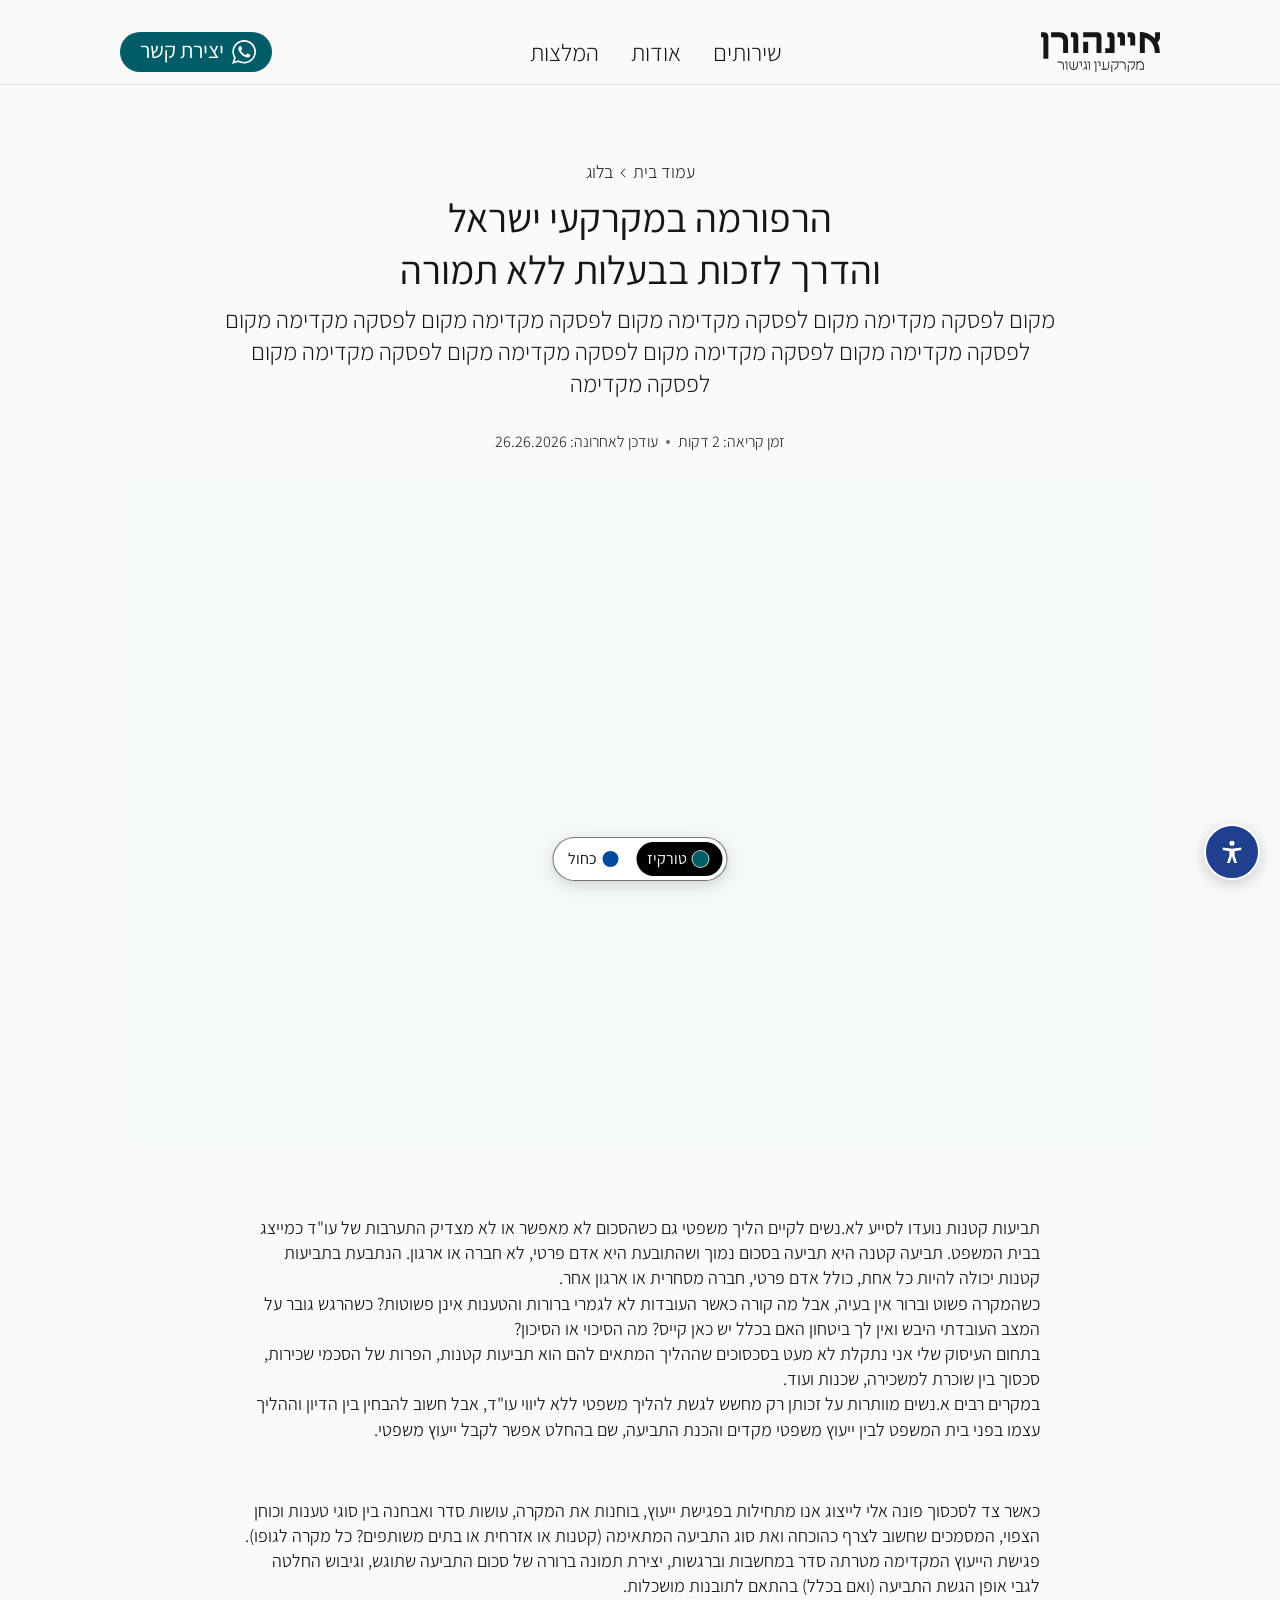
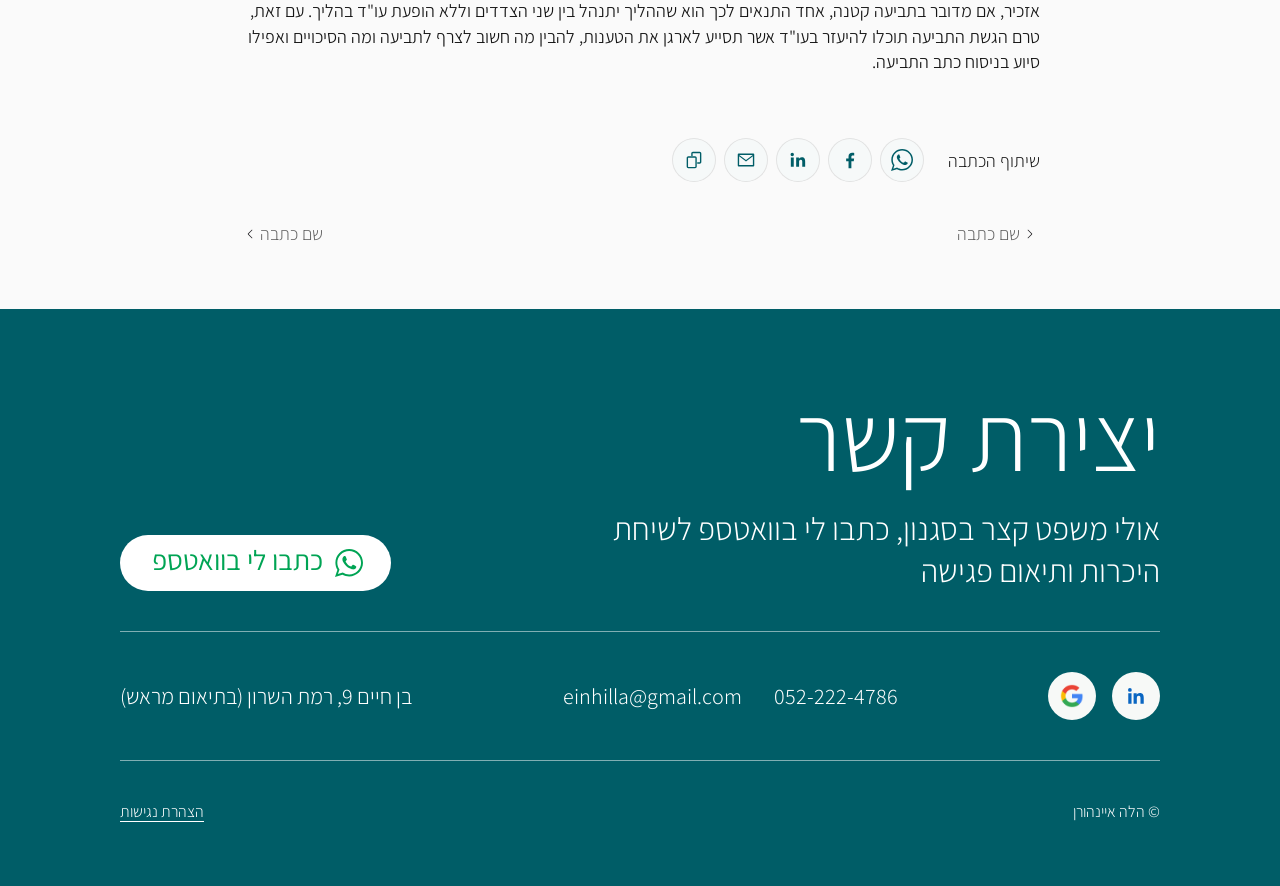
<file: blog-post.html>
<!doctype html>
<html lang="he" dir="rtl">
<head>
  <meta charset="utf-8">
  <meta name="viewport" content="width=device-width, initial-scale=1">
  <title>הרפורמה במקרקעי ישראל והדרך לזכות בבעלות ללא תמורה – הלה איינהורן, עורכת דין</title>
  <meta name="description" content="מקום לפסקה מקדימה">
  <!-- Link preview for Facebook, LinkedIn and WhatsApp. They read these from the live page,
       so previews only appear once the site is online.
       TODO: when the domain is known, add og:url and og:image with full https:// addresses -->
  <meta property="og:type" content="article">
  <meta property="og:locale" content="he_IL">
  <meta property="og:site_name" content="הלה איינהורן, עורכת דין">
  <meta property="og:title" content="הרפורמה במקרקעי ישראל והדרך לזכות בבעלות ללא תמורה">
  <meta property="og:description" content="מקום לפסקה מקדימה">
  <link rel="preconnect" href="https://fonts.googleapis.com">
  <link rel="preconnect" href="https://fonts.gstatic.com" crossorigin>
  <link href="https://fonts.googleapis.com/css2?family=Assistant:wght@200;300;400;700&display=swap" rel="stylesheet">
  <link rel="stylesheet" href="styles.css?v=hover3">
  <script>try{var a=JSON.parse(localStorage.getItem("a11y")||"{}");var c=document.documentElement.classList;(a.flags||[]).forEach(function(f){c.add("a11y-"+f)});if(a.text>0)c.add("a11y-text-"+a.text)}catch(e){}</script>
  <script>try{if(localStorage.getItem("theme")==="blue")document.documentElement.dataset.theme="blue"}catch(e){}</script>
</head>
<body>
  <a class="skip-link" href="#main">דלג לתוכן הראשי</a>
  <!-- Colour theme switch (theme-toggle.js) -->
  <div class="theme-switch" role="group" aria-label="ערכת צבעים">
    <button type="button" data-theme-set="turquoise" aria-pressed="true"><span class="theme-switch__dot" style="background:#005d67" aria-hidden="true"></span>טורקיז</button>
    <button type="button" data-theme-set="blue" aria-pressed="false"><span class="theme-switch__dot" style="background:#00489f" aria-hidden="true"></span>כחול</button>
  </div>
  <!-- Accessibility toolbar (a11y-toolbar.js) -->
  <div class="a11y" id="a11y">
    <button class="a11y__toggle" id="a11y-toggle" type="button" aria-expanded="false" aria-controls="a11y-panel">
      <svg viewBox="0 0 24 24" width="28" height="28" aria-hidden="true" focusable="false"><circle cx="12" cy="4.5" r="2.2"/><path d="M4 8.2l8 1.1 8-1.1v2.1l-5.8 1v3.2l2 6.9h-2.3L12 15.6l-1.9 5.8H7.8l2-6.9v-3.2L4 10.3z"/></svg>
      <span class="visually-hidden">תפריט נגישות</span>
    </button>
    <div class="a11y__panel" id="a11y-panel" role="group" aria-labelledby="a11y-title" hidden>
      <h2 class="a11y__title" id="a11y-title">התאמות נגישות</h2>
      <div class="a11y__row" role="group" aria-label="גודל טקסט">
        <button type="button" data-a11y-text="-1">הקטנת טקסט</button>
        <button type="button" data-a11y-text="1">הגדלת טקסט</button>
      </div>
      <p class="a11y__status" id="a11y-text-status" aria-live="polite">גודל טקסט: רגיל</p>
      <button type="button" data-a11y="contrast" aria-pressed="false">ניגודיות גבוהה</button>
      <button type="button" data-a11y="links" aria-pressed="false">הדגשת קישורים</button>
      <button type="button" data-a11y="no-motion" aria-pressed="false">עצירת אנימציות</button>
      <button type="button" data-a11y="font" aria-pressed="false">גופן קריא</button>
      <button type="button" data-a11y-reset>איפוס הגדרות</button>
      <a class="a11y__statement" href="accessibility.html">הצהרת נגישות</a>
    </div>
  </div>
  <header class="site-header site-header--page" id="site-header">
    <a class="site-header__logo" href="index.html" aria-label="הלה איינהורן – לעמוד הבית"><img class="site-header__logo-img" src="assets/logo.svg" alt=""></a>
    <nav class="site-header__nav" aria-label="ניווט ראשי">
      <a class="site-header__link" href="index.html#services">שירותים</a>
      <a class="site-header__link" href="index.html#about">אודות</a>
      <a class="site-header__link" href="index.html#reviews">המלצות</a>
    </nav>
    <a class="cta" href="#contact">
      <span class="cta__icon" aria-hidden="true"></span>
      <span>יצירת קשר</span>
    </a>
  </header>

  <main id="main" tabindex="-1">
    <article class="post">
      <header class="post__head">
        <div class="post__intro">
          <nav class="crumbs" aria-label="מיקום באתר">
            <ol>
              <li><a href="index.html">עמוד בית</a></li>
              <li><img class="chevron" src="assets/chevron.svg" width="20" height="20" alt=""><!-- TODO: link to the blog index once it exists --><span>בלוג</span></li>
            </ol>
          </nav>
          <h1 class="post__title">הרפורמה במקרקעי ישראל<br>והדרך לזכות בבעלות ללא תמורה</h1>
          <p class="post__lead">מקום לפסקה מקדימה מקום לפסקה מקדימה מקום לפסקה מקדימה מקום לפסקה מקדימה מקום לפסקה מקדימה מקום לפסקה מקדימה מקום לפסקה מקדימה מקום לפסקה מקדימה מקום לפסקה מקדימה</p>
        </div>
        <p class="post__meta">
          <span>זמן קריאה: 2 דקות</span>
          <img src="assets/dot.svg" width="4" height="4" alt="">
          <span>עודכן לאחרונה: <time datetime="2026-11-11">26.26.2026</time></span>
        </p>
      </header>

      <div class="post__media">
        <div class="placeholder post__image" role="img" aria-label="תמונה ראשית לכתבה"></div>
      </div>

      <div class="post__body">
        <div class="post__group">
          <p>תביעות קטנות נועדו לסייע לא.נשים לקיים הליך משפטי גם כשהסכום לא מאפשר או לא מצדיק התערבות של עו"ד כמייצג בבית המשפט. תביעה קטנה היא תביעה בסכום נמוך ושהתובעת היא אדם פרטי, לא חברה או ארגון. הנתבעת בתביעות קטנות יכולה להיות כל אחת, כולל אדם פרטי, חברה מסחרית או ארגון אחר.</p>
          <p class="post__strong">כשהמקרה פשוט וברור אין בעיה, אבל מה קורה כאשר העובדות לא לגמרי ברורות והטענות אינן פשוטות? כשהרגש גובר על המצב העובדתי היבש ואין לך ביטחון האם בכלל יש כאן קייס? מה הסיכוי או הסיכון?</p>
          <p>בתחום העיסוק שלי אני נתקלת לא מעט בסכסוכים שההליך המתאים להם הוא תביעות קטנות, הפרות של הסכמי שכירות, סכסוך בין שוכרת למשכירה, שכנות ועוד.</p>
          <p>במקרים רבים א.נשים מוותרות על זכותן רק מחשש לגשת להליך משפטי ללא ליווי עו"ד, אבל חשוב להבחין בין הדיון וההליך עצמו בפני בית המשפט לבין ייעוץ משפטי מקדים והכנת התביעה, שם בהחלט אפשר לקבל ייעוץ משפטי.</p>
        </div>
        <div class="post__group">
          <p class="post__strong">כאשר צד לסכסוך פונה אלי לייצוג אנו מתחילות בפגישת ייעוץ, בוחנות את המקרה, עושות סדר ואבחנה בין סוגי טענות וכוחן הצפוי, המסמכים שחשוב לצרף כהוכחה ואת סוג התביעה המתאימה (קטנות או אזרחית או בתים משותפים? כל מקרה לגופו).</p>
          <p>פגישת הייעוץ המקדימה מטרתה סדר במחשבות וברגשות, יצירת תמונה ברורה של סכום התביעה שתוגש, וגיבוש החלטה לגבי אופן הגשת התביעה (ואם בכלל) בהתאם לתובנות מושכלות.</p>
          <p>אזכיר, אם מדובר בתביעה קטנה, אחד התנאים לכך הוא שההליך יתנהל בין שני הצדדים וללא הופעת עו"ד בהליך. עם זאת, טרם הגשת התביעה תוכלו להיעזר בעו"ד אשר תסייע לארגן את הטענות, להבין מה חשוב לצרף לתביעה ומה הסיכויים ואפילו סיוע בניסוח כתב התביעה.</p>
        </div>
      </div>

      <!-- Share: links are filled from the page address by share.js -->
      <section class="share" aria-labelledby="share-title">
        <h2 class="share__title" id="share-title">שיתוף הכתבה</h2>
        <ul class="share__list">
          <li>
            <a class="share__btn" data-share="whatsapp" href="https://wa.me/" target="_blank" rel="noopener">
              <span class="share__icon share__icon--whatsapp" aria-hidden="true"></span>
              <span class="visually-hidden">שיתוף בוואטספ (נפתח בחלון חדש)</span>
            </a>
          </li>
          <li>
            <a class="share__btn" data-share="facebook" href="https://www.facebook.com/sharer/sharer.php" target="_blank" rel="noopener">
              <svg viewBox="0 0 24 24" width="22" height="22" aria-hidden="true" focusable="false"><path d="M13.5 21v-7.6h2.6l.4-3h-3V8.5c0-.9.3-1.5 1.5-1.5h1.6V4.3c-.3 0-1.2-.1-2.3-.1-2.3 0-3.9 1.4-3.9 4v2.2H7.8v3h2.6V21z"/></svg>
              <span class="visually-hidden">שיתוף בפייסבוק (נפתח בחלון חדש)</span>
            </a>
          </li>
          <li>
            <a class="share__btn" data-share="linkedin" href="https://www.linkedin.com/sharing/share-offsite/" target="_blank" rel="noopener">
              <svg viewBox="0 0 24 24" width="20" height="20" aria-hidden="true" focusable="false"><path d="M6.9 20H3.4V9h3.5zM5.1 7.5a2 2 0 1 1 0-4.1 2 2 0 0 1 0 4.1zM20.6 20h-3.5v-5.4c0-1.3 0-2.9-1.8-2.9s-2 1.4-2 2.8V20H9.8V9h3.3v1.5h.1c.5-.9 1.6-1.8 3.3-1.8 3.5 0 4.1 2.3 4.1 5.3z"/></svg>
              <span class="visually-hidden">שיתוף בלינקדאין (נפתח בחלון חדש)</span>
            </a>
          </li>
          <li>
            <a class="share__btn" data-share="email" href="mailto:">
              <svg viewBox="0 0 24 24" width="22" height="22" aria-hidden="true" focusable="false"><path d="M4 5h16a1 1 0 0 1 1 1v12a1 1 0 0 1-1 1H4a1 1 0 0 1-1-1V6a1 1 0 0 1 1-1zm.6 1.5L12 12l7.4-5.5zM4.5 8v9.5h15V8L12 13.6z"/></svg>
              <span class="visually-hidden">שליחה בדוא"ל</span>
            </a>
          </li>
          <li>
            <button class="share__btn" type="button" data-share="copy">
              <svg viewBox="0 0 24 24" width="22" height="22" aria-hidden="true" focusable="false"><path d="M9 7.5V4.8C9 3.8 9.8 3 10.8 3h7.4c1 0 1.8.8 1.8 1.8v9.4c0 1-.8 1.8-1.8 1.8h-2.7v-1.5h2.7c.2 0 .3-.1.3-.3V4.8c0-.2-.1-.3-.3-.3h-7.4c-.2 0-.3.1-.3.3v2.7z"/><path d="M5.8 8h7.4c1 0 1.8.8 1.8 1.8v9.4c0 1-.8 1.8-1.8 1.8H5.8c-1 0-1.8-.8-1.8-1.8V9.8C4 8.8 4.8 8 5.8 8zm0 1.5c-.2 0-.3.1-.3.3v9.4c0 .2.1.3.3.3h7.4c.2 0 .3-.1.3-.3V9.8c0-.2-.1-.3-.3-.3z"/></svg>
              <span class="visually-hidden">העתקת קישור לכתבה</span>
            </button>
          </li>
        </ul>
        <p class="share__status" role="status" aria-live="polite"></p>
      </section>

      <!-- TODO: point these at the real previous / next articles -->
      <nav class="post-nav" aria-label="כתבות נוספות">
        <a class="post-nav__link" href="#" rel="prev">
          <img class="chevron chevron--flip" src="assets/chevron.svg" width="20" height="20" alt="">
          <span><span class="visually-hidden">הכתבה הקודמת: </span>שם כתבה</span>
        </a>
        <a class="post-nav__link" href="#" rel="next">
          <span><span class="visually-hidden">הכתבה הבאה: </span>שם כתבה</span>
          <img class="chevron" src="assets/chevron.svg" width="20" height="20" alt="">
        </a>
      </nav>
    </article>
  </main>

  <footer class="contact" id="contact">
    <div class="contact__top">
      <div class="contact__text">
        <h2 class="contact__title">יצירת קשר</h2>
        <p class="contact__lead">אולי משפט קצר בסגנון, כתבו לי בוואטספ לשיחת היכרות ותיאום פגישה</p>
      </div>
      <!-- TODO: replace 972XXXXXXXXX with the real WhatsApp number -->
      <a class="cta cta--footer" href="https://wa.me/972XXXXXXXXX" target="_blank" rel="noopener">
        <span class="cta__icon" aria-hidden="true"></span>
        <span>כתבו לי בוואטספ</span>
        <span class="visually-hidden">(נפתח בחלון חדש)</span>
      </a>
    </div>

    <div class="contact__details">
      <ul class="contact__social" aria-label="רשתות וביקורות">
        <li>
          <a class="contact__social-link" href="https://www.linkedin.com/in/hilla-einhorn/" target="_blank" rel="noopener">
            <img src="assets/linkedin.svg" alt="" width="22" height="22">
            <span class="visually-hidden">LinkedIn (נפתח בחלון חדש)</span>
          </a>
        </li>
        <li>
          <a class="contact__social-link" href="https://www.google.com/search?q=%D7%94%D7%9C%D7%94+%D7%90%D7%99%D7%99%D7%A0%D7%94%D7%95%D7%A8%D7%9F" target="_blank" rel="noopener">
            <img src="assets/google.png" alt="" width="24" height="24">
            <span class="visually-hidden">ביקורות בגוגל (נפתח בחלון חדש)</span>
          </a>
        </li>
      </ul>
      <p class="contact__reach">
        <a href="tel:+972522224786" dir="ltr">052-222-4786</a>
        <a href="mailto:einhilla@gmail.com" dir="ltr">einhilla@gmail.com</a>
      </p>
      <a class="contact__address" href="https://www.google.com/maps/search/?api=1&amp;query=%D7%91%D7%9F%20%D7%97%D7%99%D7%99%D7%9D%209%2C%20%D7%A8%D7%9E%D7%AA%20%D7%94%D7%A9%D7%A8%D7%95%D7%9F" target="_blank" rel="noopener">בן חיים 9, רמת השרון (בתיאום מראש)<span class="visually-hidden">(נפתח בחלון חדש)</span></a>
    </div>

    <div class="contact__bottom">
      <p class="contact__copy">© הלה איינהורן</p>
      <a class="contact__statement" href="accessibility.html">הצהרת נגישות</a>
    </div>
  </footer>

  <script src="a11y-toolbar.js?v=turq1"></script>
  <script src="theme-toggle.js?v=turq1"></script>
  <script src="share.js?v=turq1"></script>
</body>
</html>
</file>
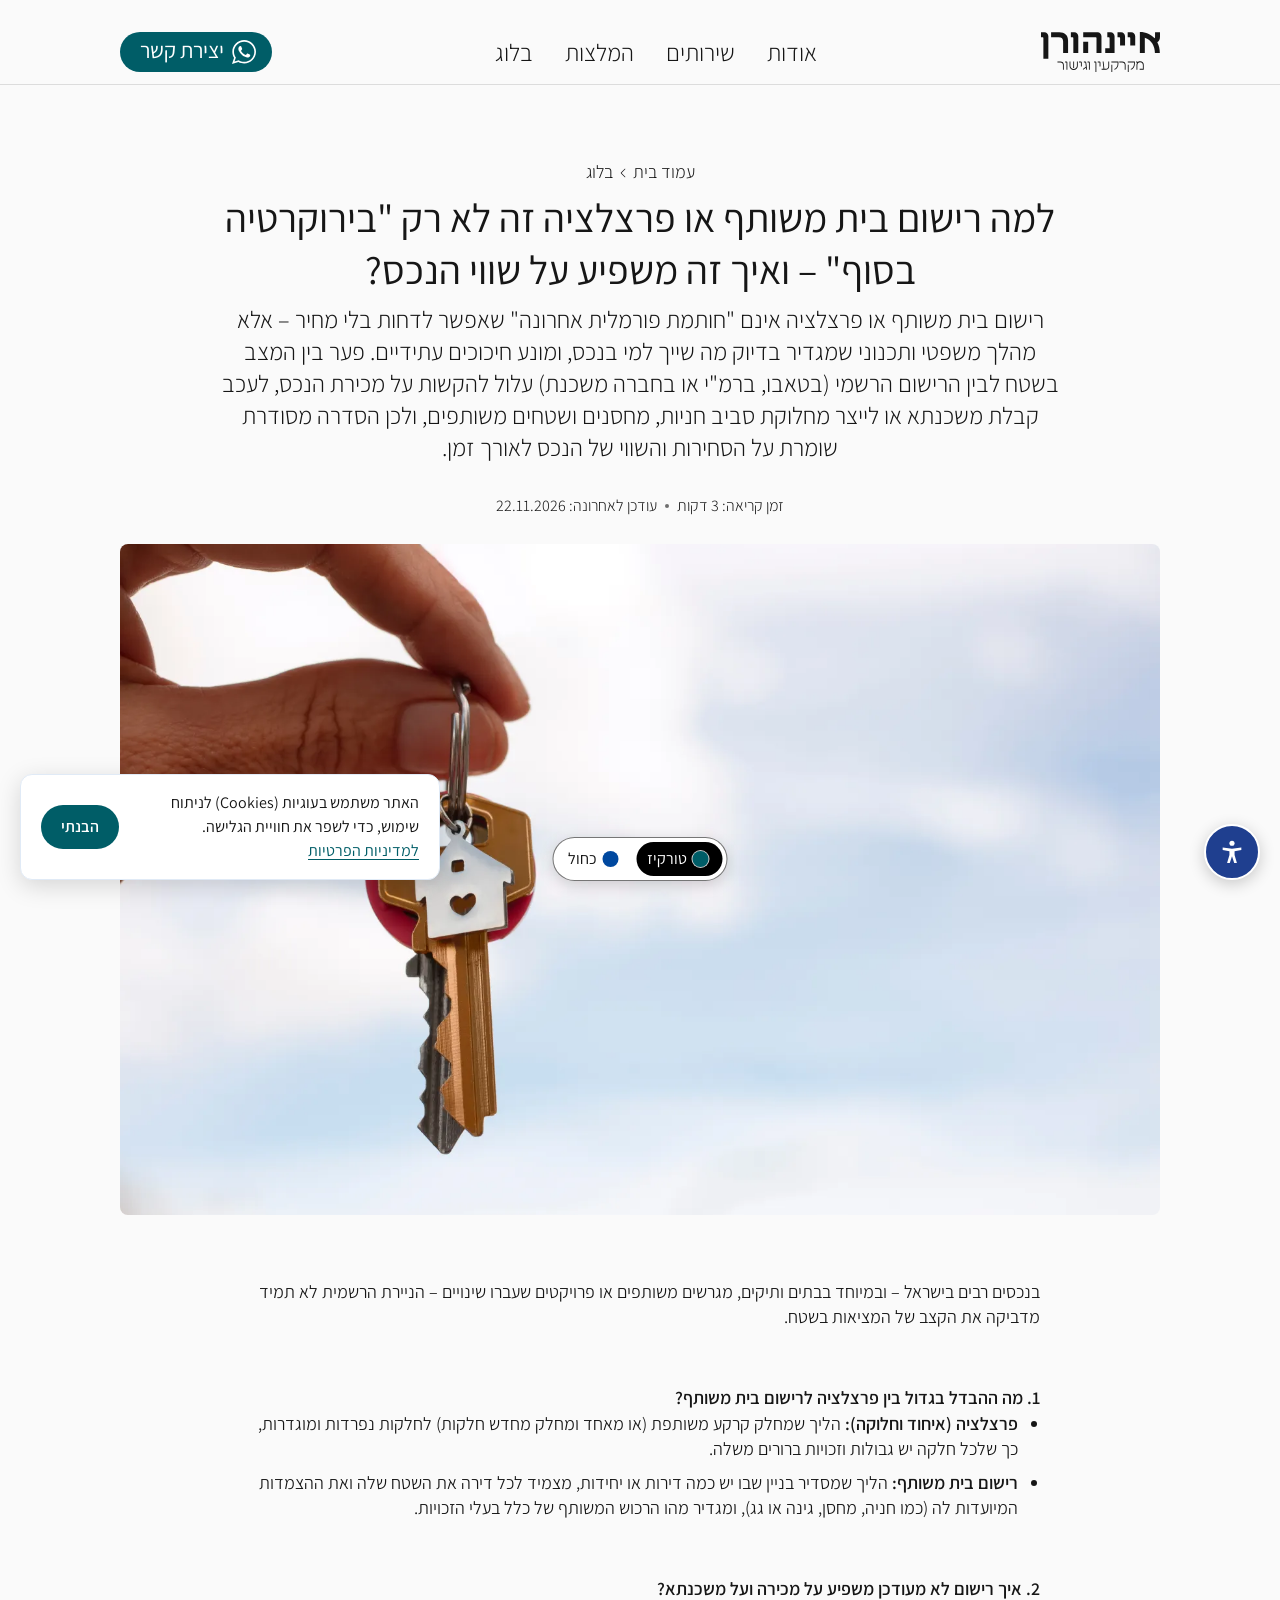
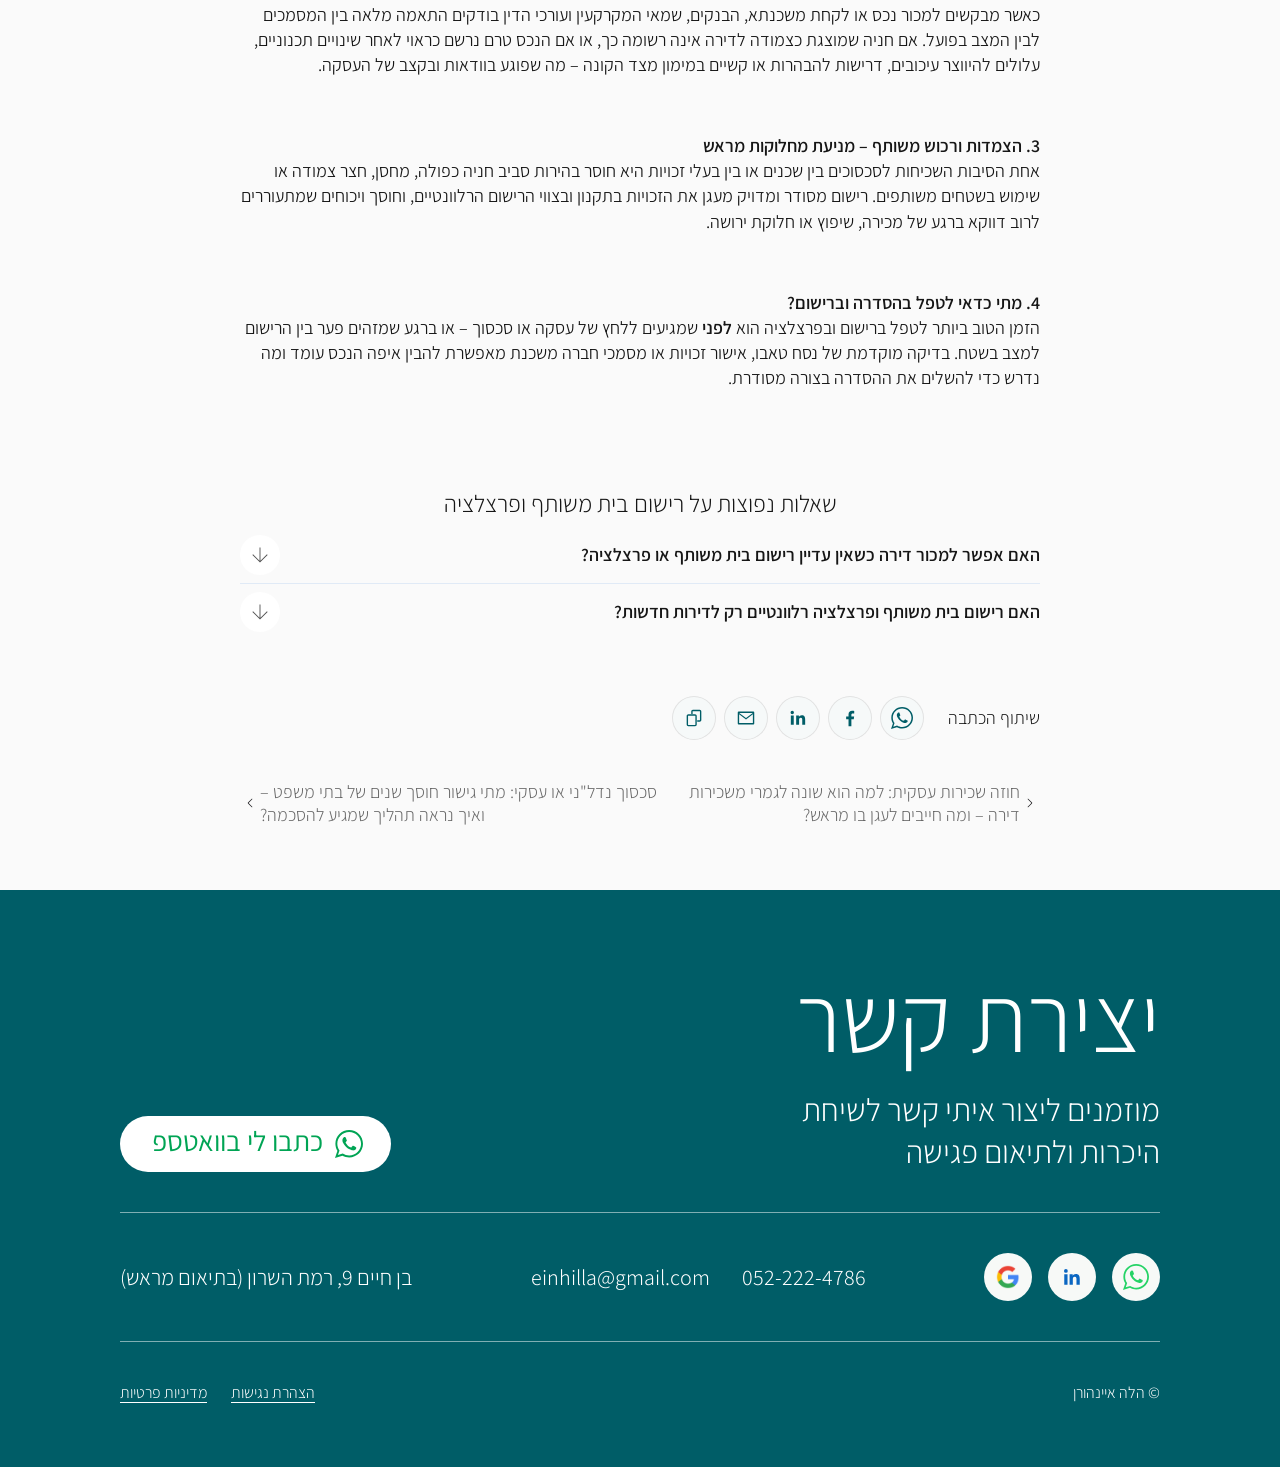
<file: blog-rishum-bait-meshutaf.html>
<!doctype html>
<html lang="he" dir="rtl">
<head>
  <meta charset="utf-8">
  <meta name="viewport" content="width=device-width, initial-scale=1">
  <title>למה רישום בית משותף או פרצלציה זה לא רק "בירוקרטיה בסוף" – ואיך זה משפיע על שווי הנכס? – הלה איינהורן, עורכת דין</title>
  <meta name="description" content="רישום בית משותף או פרצלציה אינם &quot;חותמת פורמלית אחרונה&quot; שאפשר לדחות בלי מחיר – אלא מהלך משפטי ותכנוני שמגדיר בדיוק מה שייך למי בנכס, ומונע חיכוכים עתידיים.…">
  <!-- Link preview for Facebook, LinkedIn and WhatsApp. They read these from the live page,
       so previews only appear once the site is online.
       TODO: when the domain is known, add og:url and og:image with full https:// addresses -->
  <meta property="og:type" content="article">
  <meta property="og:locale" content="he_IL">
  <meta property="og:site_name" content="הלה איינהורן, עורכת דין">
  <meta property="og:title" content="למה רישום בית משותף או פרצלציה זה לא רק &quot;בירוקרטיה בסוף&quot; – ואיך זה משפיע על שווי הנכס?">
  <meta property="og:description" content="רישום בית משותף או פרצלציה אינם &quot;חותמת פורמלית אחרונה&quot; שאפשר לדחות בלי מחיר – אלא מהלך משפטי ותכנוני שמגדיר בדיוק מה שייך למי בנכס, ומונע חיכוכים עתידיים.…">
  <link rel="preconnect" href="https://fonts.googleapis.com">
  <link rel="preconnect" href="https://fonts.gstatic.com" crossorigin>
  <link href="https://fonts.googleapis.com/css2?family=Assistant:wght@200..800&display=swap" rel="stylesheet">
  <link rel="stylesheet" href="styles.css?v=postnav2">
  <script>try{var a=JSON.parse(localStorage.getItem("a11y")||"{}");var c=document.documentElement.classList;(a.flags||[]).forEach(function(f){c.add("a11y-"+f)});if(a.text>0)c.add("a11y-text-"+a.text)}catch(e){}</script>
  <script>try{if(localStorage.getItem("theme")==="blue")document.documentElement.dataset.theme="blue"}catch(e){}</script>
  <script src="analytics.js" defer></script>
</head>
<body>
  <a class="skip-link" href="#main">דלג לתוכן הראשי</a>
  <!-- Colour theme switch (theme-toggle.js) -->
  <div class="theme-switch" role="group" aria-label="ערכת צבעים">
    <button type="button" data-theme-set="turquoise" aria-pressed="true"><span class="theme-switch__dot" style="background:#005d67" aria-hidden="true"></span>טורקיז</button>
    <button type="button" data-theme-set="blue" aria-pressed="false"><span class="theme-switch__dot" style="background:#00489f" aria-hidden="true"></span>כחול</button>
  </div>
  <!-- Accessibility toolbar (a11y-toolbar.js) -->
  <div class="a11y" id="a11y">
    <button class="a11y__toggle" id="a11y-toggle" type="button" aria-expanded="false" aria-controls="a11y-panel">
      <svg viewBox="0 0 24 24" width="28" height="28" aria-hidden="true" focusable="false"><circle cx="12" cy="4.5" r="2.2"/><path d="M4 8.2l8 1.1 8-1.1v2.1l-5.8 1v3.2l2 6.9h-2.3L12 15.6l-1.9 5.8H7.8l2-6.9v-3.2L4 10.3z"/></svg>
      <span class="visually-hidden">תפריט נגישות</span>
    </button>
    <div class="a11y__panel" id="a11y-panel" role="group" aria-labelledby="a11y-title" hidden>
      <h2 class="a11y__title" id="a11y-title">התאמות נגישות</h2>
      <div class="a11y__row" role="group" aria-label="גודל טקסט">
        <button type="button" data-a11y-text="-1">הקטנת טקסט</button>
        <button type="button" data-a11y-text="1">הגדלת טקסט</button>
      </div>
      <p class="a11y__status" id="a11y-text-status" aria-live="polite">גודל טקסט: רגיל</p>
      <button type="button" data-a11y="contrast" aria-pressed="false">ניגודיות גבוהה</button>
      <button type="button" data-a11y="links" aria-pressed="false">הדגשת קישורים</button>
      <button type="button" data-a11y="no-motion" aria-pressed="false">עצירת אנימציות</button>
      <button type="button" data-a11y="font" aria-pressed="false">גופן קריא</button>
      <button type="button" data-a11y-reset>איפוס הגדרות</button>
      <a class="a11y__statement" href="accessibility.html">הצהרת נגישות</a>
    </div>
  </div>
  <header class="site-header site-header--page" id="site-header">
    <a class="site-header__logo" href="index.html" aria-label="הלה איינהורן – לעמוד הבית"><img class="site-header__logo-img" src="assets/logo.svg" alt=""></a>
    <nav class="site-header__nav" aria-label="ניווט ראשי">
      <a class="site-header__link" href="index.html#about">אודות</a>
      <a class="site-header__link" href="index.html#services">שירותים</a>
      <a class="site-header__link" href="index.html#reviews">המלצות</a>
      <a class="site-header__link" href="index.html#blog">בלוג</a>
    </nav>
    <a class="cta" href="#contact">
      <span class="cta__icon" aria-hidden="true"></span>
      <span>יצירת קשר</span>
    </a>
  </header>

  <main id="main" tabindex="-1">
    <article class="post">
      <header class="post__head">
        <div class="post__intro">
          <nav class="crumbs" aria-label="מיקום באתר">
            <ol>
              <li><a href="index.html">עמוד בית</a></li>
              <li><img class="chevron" src="assets/chevron.svg" width="20" height="20" alt=""><a href="index.html#blog">בלוג</a></li>
            </ol>
          </nav>
          <h1 class="post__title">למה רישום בית משותף או פרצלציה זה לא רק "בירוקרטיה בסוף" – ואיך זה משפיע על שווי הנכס?</h1>
          <p class="post__lead">רישום בית משותף או פרצלציה אינם "חותמת פורמלית אחרונה" שאפשר לדחות בלי מחיר – אלא מהלך משפטי ותכנוני שמגדיר בדיוק מה שייך למי בנכס, ומונע חיכוכים עתידיים. פער בין המצב בשטח לבין הרישום הרשמי (בטאבו, ברמ"י או בחברה משכנת) עלול להקשות על מכירת הנכס, לעכב קבלת משכנתא או לייצר מחלוקת סביב חניות, מחסנים ושטחים משותפים, ולכן הסדרה מסודרת שומרת על הסחירות והשווי של הנכס לאורך זמן.</p>
        </div>
        <p class="post__meta">
          <span>זמן קריאה: 3 דקות</span>
          <img src="assets/dot.svg" width="4" height="4" alt="">
          <span>עודכן לאחרונה: <time datetime="2026-11-22">22.11.2026</time></span>
        </p>
      </header>

      <!-- TODO: swap for each article's own photo; one shared stock photo for now -->
      <div class="post__media">
        <img class="post__image" src="assets/blog/rishum-bait-meshutaf-1600.webp" srcset="assets/blog/rishum-bait-meshutaf-800.webp 800w, assets/blog/rishum-bait-meshutaf-1600.webp 1600w" sizes="(max-width: 1440px) 100vw, 1200px" width="1600" height="1067" alt="יד מחזיקה צרור מפתחות עם מחזיק בצורת בית" fetchpriority="high">
      </div>

      <div class="post__body">
        <p>בנכסים רבים בישראל – ובמיוחד בבתים ותיקים, מגרשים משותפים או פרויקטים שעברו שינויים – הניירת הרשמית לא תמיד מדביקה את הקצב של המציאות בשטח.</p>

        <section class="post__group">
          <h2 class="post__heading">1. מה ההבדל בגדול בין פרצלציה לרישום בית משותף?</h2>
          <ul class="post__list">
            <li><strong>פרצלציה (איחוד וחלוקה):</strong> הליך שמחלק קרקע משותפת (או מאחד ומחלק מחדש חלקות) לחלקות נפרדות ומוגדרות, כך שלכל חלקה יש גבולות וזכויות ברורים משלה.</li>
            <li><strong>רישום בית משותף:</strong> הליך שמסדיר בניין שבו יש כמה דירות או יחידות, מצמיד לכל דירה את השטח שלה ואת ההצמדות המיועדות לה (כמו חניה, מחסן, גינה או גג), ומגדיר מהו הרכוש המשותף של כלל בעלי הזכויות.</li>
          </ul>
        </section>

        <section class="post__group">
          <h2 class="post__heading">2. איך רישום לא מעודכן משפיע על מכירה ועל משכנתא?</h2>
          <p>כאשר מבקשים למכור נכס או לקחת משכנתא, הבנקים, שמאי המקרקעין ועורכי הדין בודקים התאמה מלאה בין המסמכים לבין המצב בפועל. אם חניה שמוצגת כצמודה לדירה אינה רשומה כך, או אם הנכס טרם נרשם כראוי לאחר שינויים תכנוניים, עלולים להיווצר עיכובים, דרישות להבהרות או קשיים במימון מצד הקונה – מה שפוגע בוודאות ובקצב של העסקה.</p>
        </section>

        <section class="post__group">
          <h2 class="post__heading">3. הצמדות ורכוש משותף – מניעת מחלוקות מראש</h2>
          <p>אחת הסיבות השכיחות לסכסוכים בין שכנים או בין בעלי זכויות היא חוסר בהירות סביב חניה כפולה, מחסן, חצר צמודה או שימוש בשטחים משותפים. רישום מסודר ומדויק מעגן את הזכויות בתקנון ובצווי הרישום הרלוונטיים, וחוסך ויכוחים שמתעוררים לרוב דווקא ברגע של מכירה, שיפוץ או חלוקת ירושה.</p>
        </section>

        <section class="post__group">
          <h2 class="post__heading">4. מתי כדאי לטפל בהסדרה וברישום?</h2>
          <p>הזמן הטוב ביותר לטפל ברישום ובפרצלציה הוא <strong>לפני</strong> שמגיעים ללחץ של עסקה או סכסוך – או ברגע שמזהים פער בין הרישום למצב בשטח. בדיקה מוקדמת של נסח טאבו, אישור זכויות או מסמכי חברה משכנת מאפשרת להבין איפה הנכס עומד ומה נדרש כדי להשלים את ההסדרה בצורה מסודרת.</p>
        </section>

        <!-- FAQ accordion: native <details>, any number open at once -->
        <section class="faq" aria-labelledby="faq-title">
          <h2 class="faq__title" id="faq-title">שאלות נפוצות על רישום בית משותף ופרצלציה</h2>
          <details class="faq__item">
            <summary class="faq__head">
              <h3 class="faq__q">האם אפשר למכור דירה כשאין עדיין רישום בית משותף או פרצלציה?</h3>
              <img class="faq__arrow" src="assets/arrow.svg" width="40" height="40" alt="">
            </summary>
            <p class="faq__a">במקרים רבים כן, בהתאם למצב הזכויות והרישום הקיים בפועל, אך הדבר מחייב בדיקה משפטית מדויקת, שקיפות מלאה מול הרוכש וניסוח מתאים של הסכם המכר ושל ההתחייבויות לרישום עתידי.</p>
          </details>
          <details class="faq__item">
            <summary class="faq__head">
              <h3 class="faq__q">האם רישום בית משותף ופרצלציה רלוונטיים רק לדירות חדשות?</h3>
              <img class="faq__arrow" src="assets/arrow.svg" width="40" height="40" alt="">
            </summary>
            <p class="faq__a">לא. הם רלוונטיים מאוד גם לבתים משותפים ותיקים, למגרשים שבהם כמה יחידות או בתים פרטיים, ולנכסים שבהם נעשו בעבר חלוקות, הרחבות או שינויים שמצריכים סדר משפטי ורישומי עדכני.</p>
          </details>
        </section>
      </div>

      <!-- Share: links are filled from the page address by share.js -->
      <section class="share" aria-labelledby="share-title">
        <h2 class="share__title" id="share-title">שיתוף הכתבה</h2>
        <ul class="share__list">
          <li>
            <a class="share__btn" data-share="whatsapp" href="https://wa.me/" target="_blank" rel="noopener">
              <span class="share__icon share__icon--whatsapp" aria-hidden="true"></span>
              <span class="visually-hidden">שיתוף בוואטספ (נפתח בחלון חדש)</span>
            </a>
          </li>
          <li>
            <a class="share__btn" data-share="facebook" href="https://www.facebook.com/sharer/sharer.php" target="_blank" rel="noopener">
              <svg viewBox="0 0 24 24" width="22" height="22" aria-hidden="true" focusable="false"><path d="M13.5 21v-7.6h2.6l.4-3h-3V8.5c0-.9.3-1.5 1.5-1.5h1.6V4.3c-.3 0-1.2-.1-2.3-.1-2.3 0-3.9 1.4-3.9 4v2.2H7.8v3h2.6V21z"/></svg>
              <span class="visually-hidden">שיתוף בפייסבוק (נפתח בחלון חדש)</span>
            </a>
          </li>
          <li>
            <a class="share__btn" data-share="linkedin" href="https://www.linkedin.com/sharing/share-offsite/" target="_blank" rel="noopener">
              <svg viewBox="0 0 24 24" width="20" height="20" aria-hidden="true" focusable="false"><path d="M6.9 20H3.4V9h3.5zM5.1 7.5a2 2 0 1 1 0-4.1 2 2 0 0 1 0 4.1zM20.6 20h-3.5v-5.4c0-1.3 0-2.9-1.8-2.9s-2 1.4-2 2.8V20H9.8V9h3.3v1.5h.1c.5-.9 1.6-1.8 3.3-1.8 3.5 0 4.1 2.3 4.1 5.3z"/></svg>
              <span class="visually-hidden">שיתוף בלינקדאין (נפתח בחלון חדש)</span>
            </a>
          </li>
          <li>
            <a class="share__btn" data-share="email" href="mailto:">
              <svg viewBox="0 0 24 24" width="22" height="22" aria-hidden="true" focusable="false"><path d="M4 5h16a1 1 0 0 1 1 1v12a1 1 0 0 1-1 1H4a1 1 0 0 1-1-1V6a1 1 0 0 1 1-1zm.6 1.5L12 12l7.4-5.5zM4.5 8v9.5h15V8L12 13.6z"/></svg>
              <span class="visually-hidden">שליחה בדוא"ל</span>
            </a>
          </li>
          <li>
            <button class="share__btn" type="button" data-share="copy">
              <svg viewBox="0 0 24 24" width="22" height="22" aria-hidden="true" focusable="false"><path d="M9 7.5V4.8C9 3.8 9.8 3 10.8 3h7.4c1 0 1.8.8 1.8 1.8v9.4c0 1-.8 1.8-1.8 1.8h-2.7v-1.5h2.7c.2 0 .3-.1.3-.3V4.8c0-.2-.1-.3-.3-.3h-7.4c-.2 0-.3.1-.3.3v2.7z"/><path d="M5.8 8h7.4c1 0 1.8.8 1.8 1.8v9.4c0 1-.8 1.8-1.8 1.8H5.8c-1 0-1.8-.8-1.8-1.8V9.8C4 8.8 4.8 8 5.8 8zm0 1.5c-.2 0-.3.1-.3.3v9.4c0 .2.1.3.3.3h7.4c.2 0 .3-.1.3-.3V9.8c0-.2-.1-.3-.3-.3z"/></svg>
              <span class="visually-hidden">העתקת קישור לכתבה</span>
            </button>
          </li>
        </ul>
        <p class="share__status" role="status" aria-live="polite"></p>
      </section>

      <!-- Previous / next: filled from the post list in blog-posts.js; a side with no post is removed -->
      <nav class="post-nav" aria-label="כתבות נוספות" hidden>
        <a class="post-nav__link" href="#" rel="prev" data-post-nav="prev">
          <img class="chevron chevron--flip" src="assets/chevron.svg" width="20" height="20" alt="">
          <span><span class="visually-hidden">הכתבה הקודמת: </span><span data-post-title></span></span>
        </a>
        <a class="post-nav__link" href="#" rel="next" data-post-nav="next">
          <span><span class="visually-hidden">הכתבה הבאה: </span><span data-post-title></span></span>
          <img class="chevron" src="assets/chevron.svg" width="20" height="20" alt="">
        </a>
      </nav>
    </article>
  </main>

  <footer class="contact" id="contact">
    <div class="contact__top">
      <div class="contact__text">
        <h2 class="contact__title">יצירת קשר</h2>
        <p class="contact__lead">מוזמנים ליצור איתי קשר לשיחת היכרות ולתיאום&nbsp;פגישה</p>
      </div>
      <a class="cta cta--footer" href="https://wa.me/972522224786" target="_blank" rel="noopener">
        <span class="cta__icon" aria-hidden="true"></span>
        <span>כתבו לי בוואטספ</span>
        <span class="visually-hidden">(נפתח בחלון חדש)</span>
      </a>
    </div>

    <div class="contact__details">
      <ul class="contact__social" aria-label="רשתות וביקורות">
        <li>
          <a class="contact__social-link" href="https://wa.me/972522224786" target="_blank" rel="noopener">
            <span class="contact__social-icon contact__social-icon--whatsapp" aria-hidden="true"></span>
            <span class="visually-hidden">וואטספ (נפתח בחלון חדש)</span>
          </a>
        </li>
        <li>
          <a class="contact__social-link" href="https://www.linkedin.com/in/hilla-einhorn/" target="_blank" rel="noopener">
            <img src="assets/linkedin.svg" alt="" width="22" height="22">
            <span class="visually-hidden">LinkedIn (נפתח בחלון חדש)</span>
          </a>
        </li>
        <li>
          <a class="contact__social-link" href="https://www.google.com/search?q=%D7%94%D7%9C%D7%94+%D7%90%D7%99%D7%99%D7%A0%D7%94%D7%95%D7%A8%D7%9F" target="_blank" rel="noopener">
            <img src="assets/google.png" alt="" width="24" height="24">
            <span class="visually-hidden">ביקורות בגוגל (נפתח בחלון חדש)</span>
          </a>
        </li>
      </ul>
      <p class="contact__reach">
        <a href="tel:+972522224786" dir="ltr">052-222-4786</a>
        <a href="mailto:einhilla@gmail.com" dir="ltr">einhilla@gmail.com</a>
      </p>
      <a class="contact__address" href="https://www.google.com/maps/search/?api=1&amp;query=%D7%91%D7%9F%20%D7%97%D7%99%D7%99%D7%9D%209%2C%20%D7%A8%D7%9E%D7%AA%20%D7%94%D7%A9%D7%A8%D7%95%D7%9F" target="_blank" rel="noopener">בן חיים 9, רמת השרון (בתיאום&nbsp;מראש)<span class="visually-hidden">(נפתח בחלון חדש)</span></a>
    </div>

    <div class="contact__bottom">
      <p class="contact__copy">©&nbsp;הלה&nbsp;איינהורן</p>
      <p class="contact__legal">
        <a class="contact__statement" href="accessibility.html">הצהרת נגישות</a>
        <a class="contact__statement" href="privacy.html">מדיניות פרטיות</a>
      </p>
    </div>
  </footer>

  <script src="a11y-toolbar.js?v=turq1"></script>
  <script src="theme-toggle.js?v=turq1"></script>
  <script src="share.js?v=turq1"></script>
  <script src="blog-posts.js?v=blog1"></script>
  <script src="faq.js?v=blog2"></script>
  <script src="cookie-notice.js?v=1"></script>
</body>
</html>
</file>
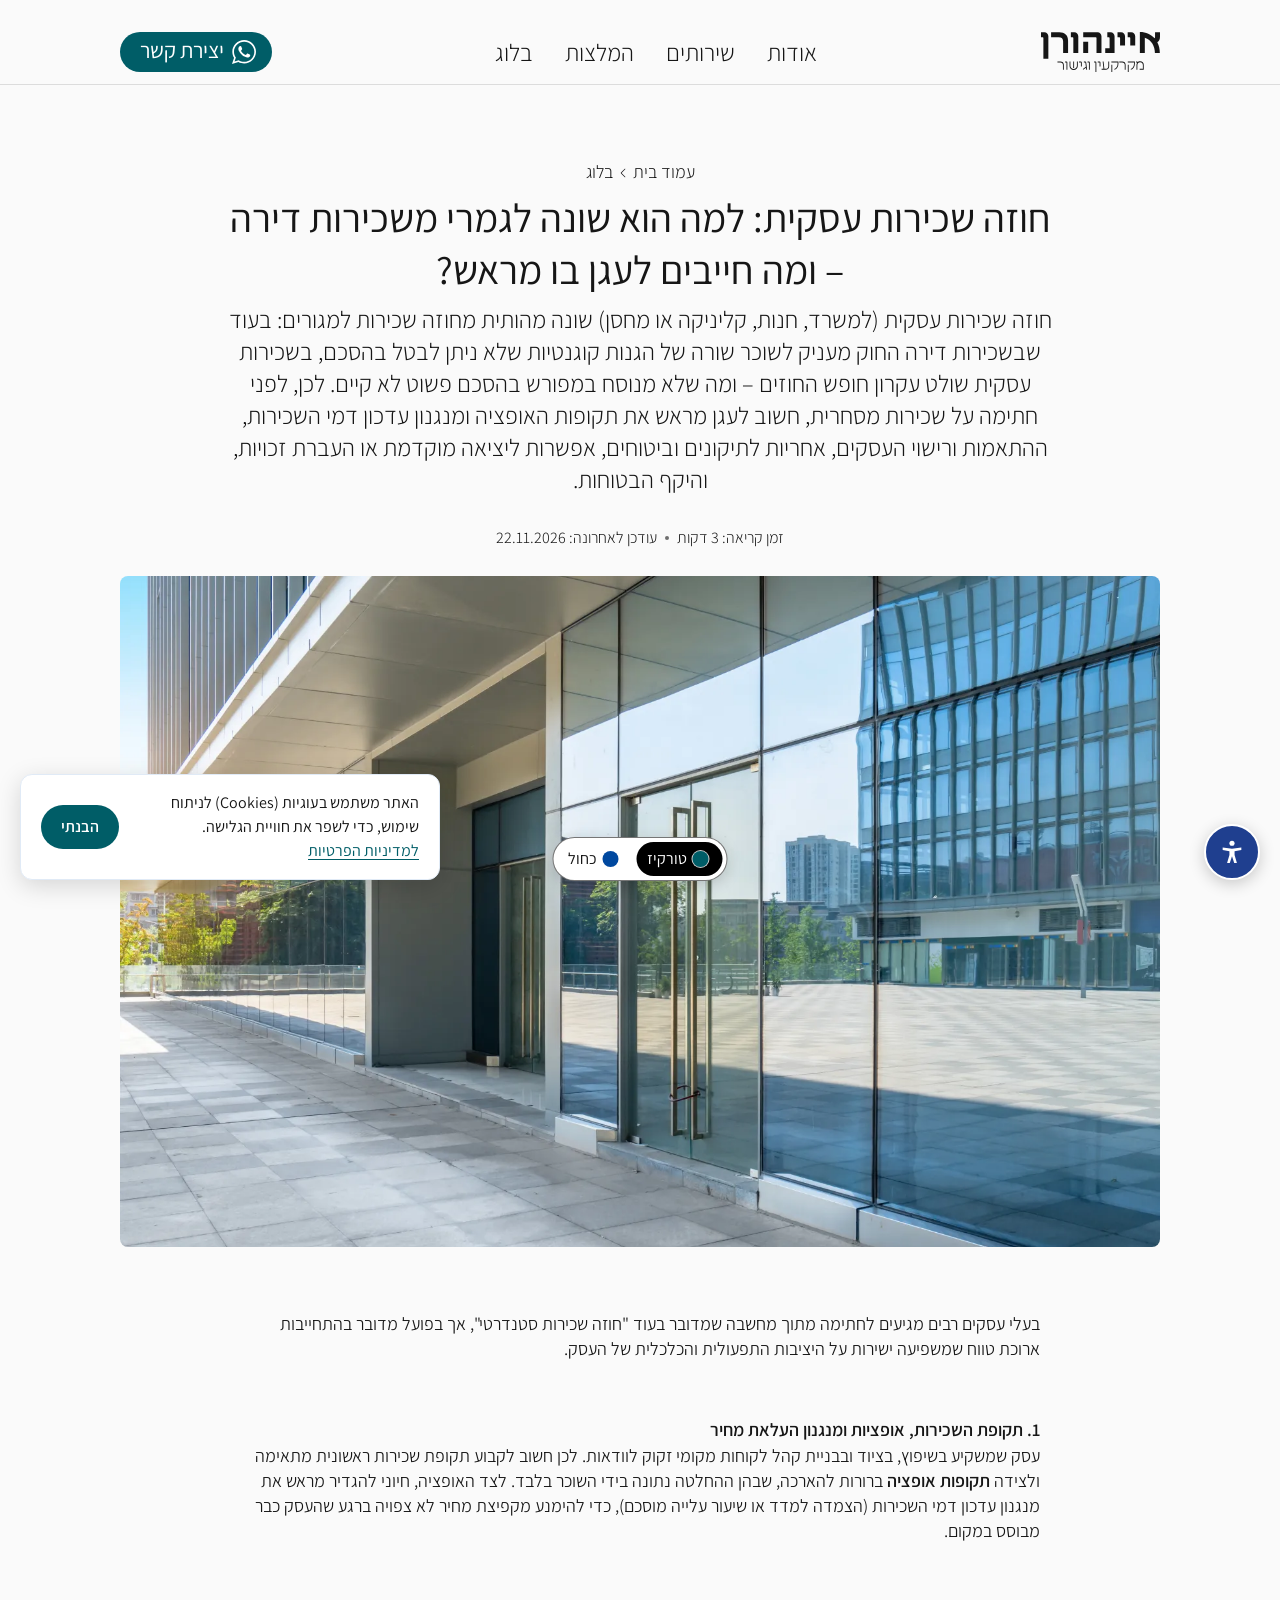
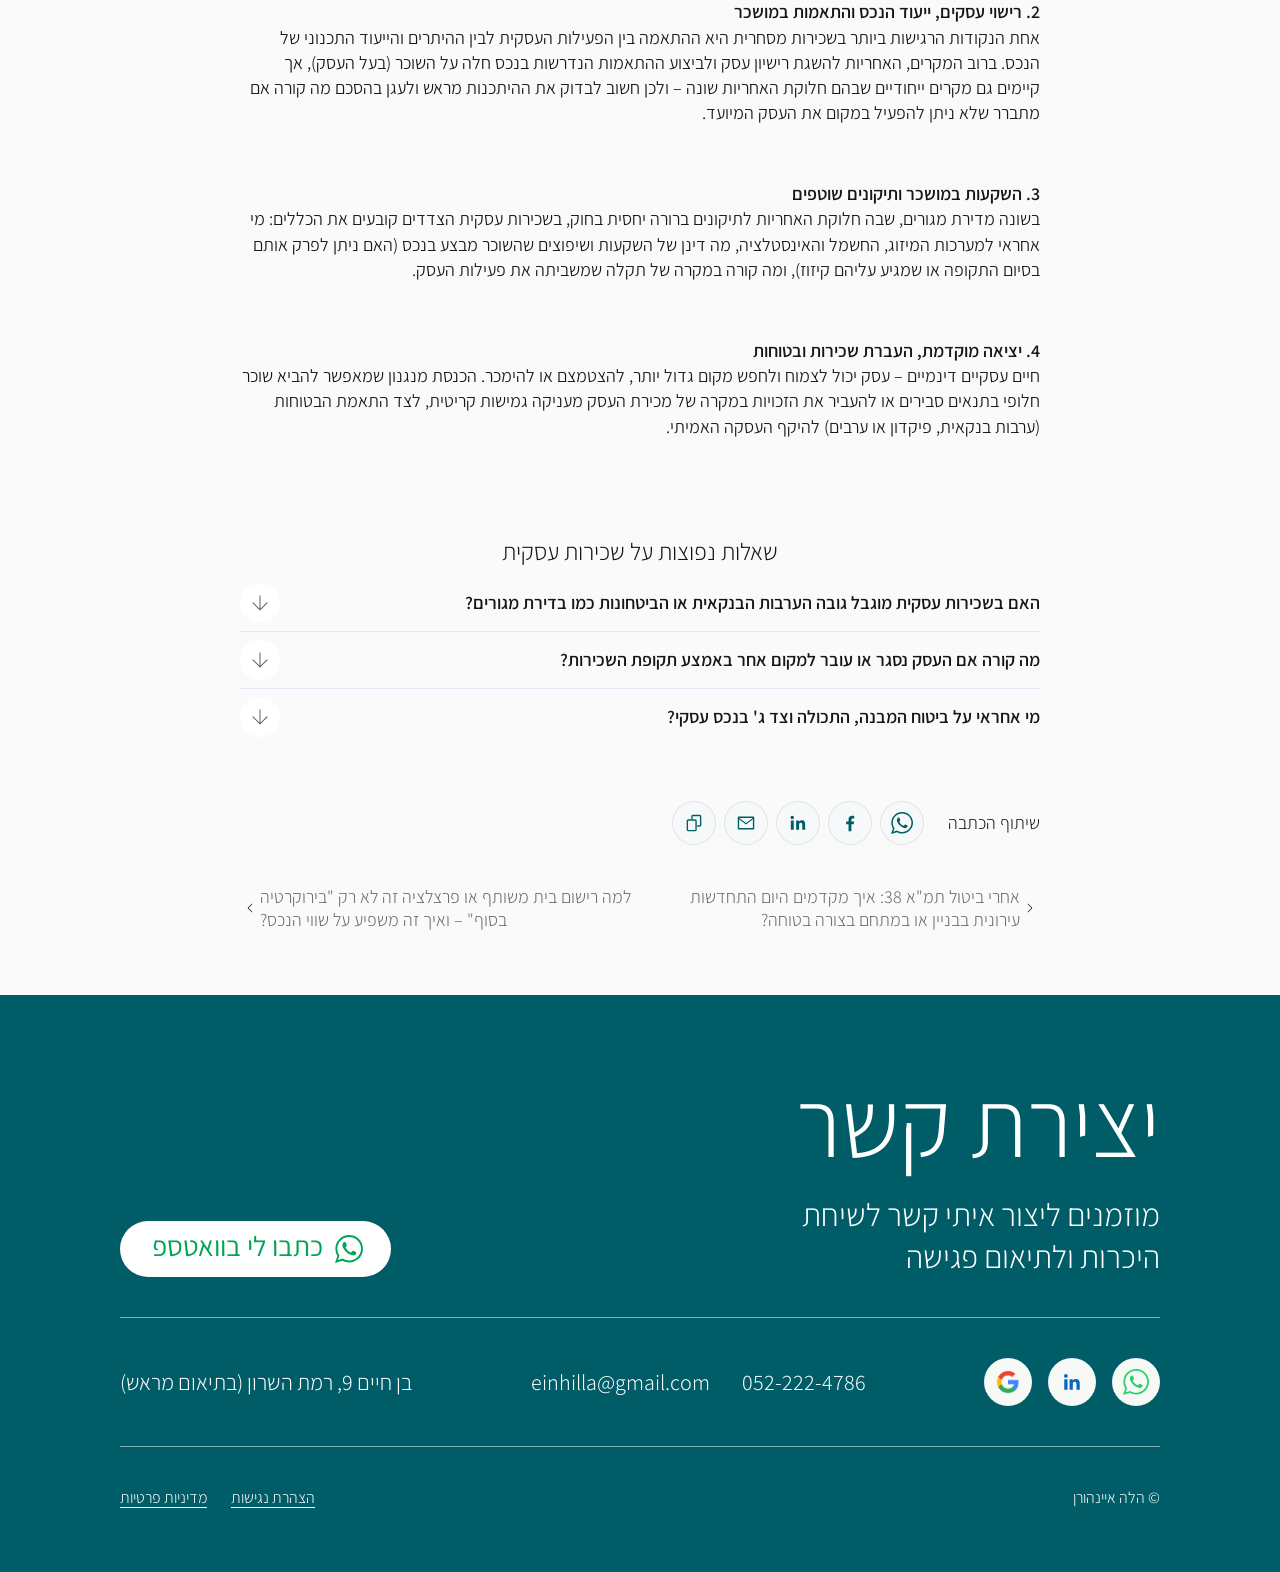
<file: blog-schirut-iskit.html>
<!doctype html>
<html lang="he" dir="rtl">
<head>
  <meta charset="utf-8">
  <meta name="viewport" content="width=device-width, initial-scale=1">
  <title>חוזה שכירות עסקית: למה הוא שונה לגמרי משכירות דירה – ומה חייבים לעגן בו מראש? – הלה איינהורן, עורכת דין</title>
  <meta name="description" content="חוזה שכירות עסקית (למשרד, חנות, קליניקה או מחסן) שונה מהותית מחוזה שכירות למגורים: בעוד שבשכירות דירה החוק מעניק לשוכר שורה של הגנות קוגנטיות שלא ניתן…">
  <!-- Link preview for Facebook, LinkedIn and WhatsApp. They read these from the live page,
       so previews only appear once the site is online.
       TODO: when the domain is known, add og:url and og:image with full https:// addresses -->
  <meta property="og:type" content="article">
  <meta property="og:locale" content="he_IL">
  <meta property="og:site_name" content="הלה איינהורן, עורכת דין">
  <meta property="og:title" content="חוזה שכירות עסקית: למה הוא שונה לגמרי משכירות דירה – ומה חייבים לעגן בו מראש?">
  <meta property="og:description" content="חוזה שכירות עסקית (למשרד, חנות, קליניקה או מחסן) שונה מהותית מחוזה שכירות למגורים: בעוד שבשכירות דירה החוק מעניק לשוכר שורה של הגנות קוגנטיות שלא ניתן…">
  <link rel="preconnect" href="https://fonts.googleapis.com">
  <link rel="preconnect" href="https://fonts.gstatic.com" crossorigin>
  <link href="https://fonts.googleapis.com/css2?family=Assistant:wght@200..800&display=swap" rel="stylesheet">
  <link rel="stylesheet" href="styles.css?v=postnav2">
  <script>try{var a=JSON.parse(localStorage.getItem("a11y")||"{}");var c=document.documentElement.classList;(a.flags||[]).forEach(function(f){c.add("a11y-"+f)});if(a.text>0)c.add("a11y-text-"+a.text)}catch(e){}</script>
  <script>try{if(localStorage.getItem("theme")==="blue")document.documentElement.dataset.theme="blue"}catch(e){}</script>
  <script src="analytics.js" defer></script>
</head>
<body>
  <a class="skip-link" href="#main">דלג לתוכן הראשי</a>
  <!-- Colour theme switch (theme-toggle.js) -->
  <div class="theme-switch" role="group" aria-label="ערכת צבעים">
    <button type="button" data-theme-set="turquoise" aria-pressed="true"><span class="theme-switch__dot" style="background:#005d67" aria-hidden="true"></span>טורקיז</button>
    <button type="button" data-theme-set="blue" aria-pressed="false"><span class="theme-switch__dot" style="background:#00489f" aria-hidden="true"></span>כחול</button>
  </div>
  <!-- Accessibility toolbar (a11y-toolbar.js) -->
  <div class="a11y" id="a11y">
    <button class="a11y__toggle" id="a11y-toggle" type="button" aria-expanded="false" aria-controls="a11y-panel">
      <svg viewBox="0 0 24 24" width="28" height="28" aria-hidden="true" focusable="false"><circle cx="12" cy="4.5" r="2.2"/><path d="M4 8.2l8 1.1 8-1.1v2.1l-5.8 1v3.2l2 6.9h-2.3L12 15.6l-1.9 5.8H7.8l2-6.9v-3.2L4 10.3z"/></svg>
      <span class="visually-hidden">תפריט נגישות</span>
    </button>
    <div class="a11y__panel" id="a11y-panel" role="group" aria-labelledby="a11y-title" hidden>
      <h2 class="a11y__title" id="a11y-title">התאמות נגישות</h2>
      <div class="a11y__row" role="group" aria-label="גודל טקסט">
        <button type="button" data-a11y-text="-1">הקטנת טקסט</button>
        <button type="button" data-a11y-text="1">הגדלת טקסט</button>
      </div>
      <p class="a11y__status" id="a11y-text-status" aria-live="polite">גודל טקסט: רגיל</p>
      <button type="button" data-a11y="contrast" aria-pressed="false">ניגודיות גבוהה</button>
      <button type="button" data-a11y="links" aria-pressed="false">הדגשת קישורים</button>
      <button type="button" data-a11y="no-motion" aria-pressed="false">עצירת אנימציות</button>
      <button type="button" data-a11y="font" aria-pressed="false">גופן קריא</button>
      <button type="button" data-a11y-reset>איפוס הגדרות</button>
      <a class="a11y__statement" href="accessibility.html">הצהרת נגישות</a>
    </div>
  </div>
  <header class="site-header site-header--page" id="site-header">
    <a class="site-header__logo" href="index.html" aria-label="הלה איינהורן – לעמוד הבית"><img class="site-header__logo-img" src="assets/logo.svg" alt=""></a>
    <nav class="site-header__nav" aria-label="ניווט ראשי">
      <a class="site-header__link" href="index.html#about">אודות</a>
      <a class="site-header__link" href="index.html#services">שירותים</a>
      <a class="site-header__link" href="index.html#reviews">המלצות</a>
      <a class="site-header__link" href="index.html#blog">בלוג</a>
    </nav>
    <a class="cta" href="#contact">
      <span class="cta__icon" aria-hidden="true"></span>
      <span>יצירת קשר</span>
    </a>
  </header>

  <main id="main" tabindex="-1">
    <article class="post">
      <header class="post__head">
        <div class="post__intro">
          <nav class="crumbs" aria-label="מיקום באתר">
            <ol>
              <li><a href="index.html">עמוד בית</a></li>
              <li><img class="chevron" src="assets/chevron.svg" width="20" height="20" alt=""><a href="index.html#blog">בלוג</a></li>
            </ol>
          </nav>
          <h1 class="post__title">חוזה שכירות עסקית: למה הוא שונה לגמרי משכירות דירה – ומה חייבים לעגן בו מראש?</h1>
          <p class="post__lead">חוזה שכירות עסקית (למשרד, חנות, קליניקה או מחסן) שונה מהותית מחוזה שכירות למגורים: בעוד שבשכירות דירה החוק מעניק לשוכר שורה של הגנות קוגנטיות שלא ניתן לבטל בהסכם, בשכירות עסקית שולט עקרון חופש החוזים – ומה שלא מנוסח במפורש בהסכם פשוט לא קיים. לכן, לפני חתימה על שכירות מסחרית, חשוב לעגן מראש את תקופות האופציה ומנגנון עדכון דמי השכירות, ההתאמות ורישוי העסקים, אחריות לתיקונים וביטוחים, אפשרות ליציאה מוקדמת או העברת זכויות, והיקף הבטוחות.</p>
        </div>
        <p class="post__meta">
          <span>זמן קריאה: 3 דקות</span>
          <img src="assets/dot.svg" width="4" height="4" alt="">
          <span>עודכן לאחרונה: <time datetime="2026-11-22">22.11.2026</time></span>
        </p>
      </header>

      <!-- TODO: swap for each article's own photo; one shared stock photo for now -->
      <div class="post__media">
        <img class="post__image" src="assets/blog/schirut-iskit-1600.webp" srcset="assets/blog/schirut-iskit-800.webp 800w, assets/blog/schirut-iskit-1600.webp 1600w" sizes="(max-width: 1440px) 100vw, 1200px" width="1600" height="1210" alt="כניסה מזכוכית לשטח מסחרי בקומת הקרקע של בניין משרדים" fetchpriority="high">
      </div>

      <div class="post__body">
        <p>בעלי עסקים רבים מגיעים לחתימה מתוך מחשבה שמדובר בעוד "חוזה שכירות סטנדרטי", אך בפועל מדובר בהתחייבות ארוכת טווח שמשפיעה ישירות על היציבות התפעולית והכלכלית של העסק.</p>

        <section class="post__group">
          <h2 class="post__heading">1. תקופת השכירות, אופציות ומנגנון העלאת מחיר</h2>
          <p>עסק שמשקיע בשיפוץ, בציוד ובבניית קהל לקוחות מקומי זקוק לוודאות. לכן חשוב לקבוע תקופת שכירות ראשונית מתאימה ולצידה <strong>תקופות אופציה</strong> ברורות להארכה, שבהן ההחלטה נתונה בידי השוכר בלבד. לצד האופציה, חיוני להגדיר מראש את מנגנון עדכון דמי השכירות (הצמדה למדד או שיעור עלייה מוסכם), כדי להימנע מקפיצת מחיר לא צפויה ברגע שהעסק כבר מבוסס במקום.</p>
        </section>

        <section class="post__group">
          <h2 class="post__heading">2. רישוי עסקים, ייעוד הנכס והתאמות במושכר</h2>
          <p>אחת הנקודות הרגישות ביותר בשכירות מסחרית היא ההתאמה בין הפעילות העסקית לבין ההיתרים והייעוד התכנוני של הנכס. ברוב המקרים, האחריות להשגת רישיון עסק ולביצוע ההתאמות הנדרשות בנכס חלה על השוכר (בעל העסק), אך קיימים גם מקרים ייחודיים שבהם חלוקת האחריות שונה – ולכן חשוב לבדוק את ההיתכנות מראש ולעגן בהסכם מה קורה אם מתברר שלא ניתן להפעיל במקום את העסק המיועד.</p>
        </section>

        <section class="post__group">
          <h2 class="post__heading">3. השקעות במושכר ותיקונים שוטפים</h2>
          <p>בשונה מדירת מגורים, שבה חלוקת האחריות לתיקונים ברורה יחסית בחוק, בשכירות עסקית הצדדים קובעים את הכללים: מי אחראי למערכות המיזוג, החשמל והאינסטלציה, מה דינן של השקעות ושיפוצים שהשוכר מבצע בנכס (האם ניתן לפרק אותם בסיום התקופה או שמגיע עליהם קיזוז), ומה קורה במקרה של תקלה שמשביתה את פעילות העסק.</p>
        </section>

        <section class="post__group">
          <h2 class="post__heading">4. יציאה מוקדמת, העברת שכירות ובטוחות</h2>
          <p>חיים עסקיים דינמיים – עסק יכול לצמוח ולחפש מקום גדול יותר, להצטמצם או להימכר. הכנסת מנגנון שמאפשר להביא שוכר חלופי בתנאים סבירים או להעביר את הזכויות במקרה של מכירת העסק מעניקה גמישות קריטית, לצד התאמת הבטוחות (ערבות בנקאית, פיקדון או ערבים) להיקף העסקה האמיתי.</p>
        </section>

        <!-- FAQ accordion: native <details>, any number open at once -->
        <section class="faq" aria-labelledby="faq-title">
          <h2 class="faq__title" id="faq-title">שאלות נפוצות על שכירות עסקית</h2>
          <details class="faq__item">
            <summary class="faq__head">
              <h3 class="faq__q">האם בשכירות עסקית מוגבל גובה הערבות הבנקאית או הביטחונות כמו בדירת מגורים?</h3>
              <img class="faq__arrow" src="assets/arrow.svg" width="40" height="40" alt="">
            </summary>
            <p class="faq__a">לא. ההגבלות בחוק השכירות על גובה הערבות הבנקאית חלות על שכירות למגורים בלבד. בשכירות עסקית, גובה וסוג הבטוחות נקבעים במשא ומתן בין הצדדים, ולכן חשוב לדייק גם את תנאי המימוש של הערבות ולא להשאיר למשכיר שיקול דעת בלתי מוגבל.</p>
          </details>
          <details class="faq__item">
            <summary class="faq__head">
              <h3 class="faq__q">מה קורה אם העסק נסגר או עובר למקום אחר באמצע תקופת השכירות?</h3>
              <img class="faq__arrow" src="assets/arrow.svg" width="40" height="40" alt="">
            </summary>
            <p class="faq__a">אם החוזה לא כולל סעיף יציאה מוקדמת או זכות להבאת שוכר חלופי, השוכר עלול להישאר מחויב לתשלום דמי השכירות ודמי הניהול עד תום התקופה. הסדרת מנגנון יציאה מאוזן מראש מונעת התחייבות כספית כבדה במקרה של שינוי עסקי.</p>
          </details>
          <details class="faq__item">
            <summary class="faq__head">
              <h3 class="faq__q">מי אחראי על ביטוח המבנה, התכולה וצד ג' בנכס עסקי?</h3>
              <img class="faq__arrow" src="assets/arrow.svg" width="40" height="40" alt="">
            </summary>
            <p class="faq__a">בשונה מדירת מגורים, בשכירות עסקית בעל העסק (השוכר) נדרש ברוב המקרים לערוך בעצמו פוליסות ביטוח מקיפות – הכוללות ביטוח תכולה, צד ג', חבות מעבידים ולעיתים גם ביטוח מבנה או התאמות שבוצעו בנכס – תוך הכללת המשכיר כמבוטח נוסף וצירוף סעיף ויתור על זכות שיבוב. חשוב להעביר את נספח הביטוח לבדיקה לפני החתימה כדי לוודא שהדרישות ניתנות לביצוע ואינן חורגות ממה שחברות הביטוח מספקות בפועל.</p>
          </details>
        </section>
      </div>

      <!-- Share: links are filled from the page address by share.js -->
      <section class="share" aria-labelledby="share-title">
        <h2 class="share__title" id="share-title">שיתוף הכתבה</h2>
        <ul class="share__list">
          <li>
            <a class="share__btn" data-share="whatsapp" href="https://wa.me/" target="_blank" rel="noopener">
              <span class="share__icon share__icon--whatsapp" aria-hidden="true"></span>
              <span class="visually-hidden">שיתוף בוואטספ (נפתח בחלון חדש)</span>
            </a>
          </li>
          <li>
            <a class="share__btn" data-share="facebook" href="https://www.facebook.com/sharer/sharer.php" target="_blank" rel="noopener">
              <svg viewBox="0 0 24 24" width="22" height="22" aria-hidden="true" focusable="false"><path d="M13.5 21v-7.6h2.6l.4-3h-3V8.5c0-.9.3-1.5 1.5-1.5h1.6V4.3c-.3 0-1.2-.1-2.3-.1-2.3 0-3.9 1.4-3.9 4v2.2H7.8v3h2.6V21z"/></svg>
              <span class="visually-hidden">שיתוף בפייסבוק (נפתח בחלון חדש)</span>
            </a>
          </li>
          <li>
            <a class="share__btn" data-share="linkedin" href="https://www.linkedin.com/sharing/share-offsite/" target="_blank" rel="noopener">
              <svg viewBox="0 0 24 24" width="20" height="20" aria-hidden="true" focusable="false"><path d="M6.9 20H3.4V9h3.5zM5.1 7.5a2 2 0 1 1 0-4.1 2 2 0 0 1 0 4.1zM20.6 20h-3.5v-5.4c0-1.3 0-2.9-1.8-2.9s-2 1.4-2 2.8V20H9.8V9h3.3v1.5h.1c.5-.9 1.6-1.8 3.3-1.8 3.5 0 4.1 2.3 4.1 5.3z"/></svg>
              <span class="visually-hidden">שיתוף בלינקדאין (נפתח בחלון חדש)</span>
            </a>
          </li>
          <li>
            <a class="share__btn" data-share="email" href="mailto:">
              <svg viewBox="0 0 24 24" width="22" height="22" aria-hidden="true" focusable="false"><path d="M4 5h16a1 1 0 0 1 1 1v12a1 1 0 0 1-1 1H4a1 1 0 0 1-1-1V6a1 1 0 0 1 1-1zm.6 1.5L12 12l7.4-5.5zM4.5 8v9.5h15V8L12 13.6z"/></svg>
              <span class="visually-hidden">שליחה בדוא"ל</span>
            </a>
          </li>
          <li>
            <button class="share__btn" type="button" data-share="copy">
              <svg viewBox="0 0 24 24" width="22" height="22" aria-hidden="true" focusable="false"><path d="M9 7.5V4.8C9 3.8 9.8 3 10.8 3h7.4c1 0 1.8.8 1.8 1.8v9.4c0 1-.8 1.8-1.8 1.8h-2.7v-1.5h2.7c.2 0 .3-.1.3-.3V4.8c0-.2-.1-.3-.3-.3h-7.4c-.2 0-.3.1-.3.3v2.7z"/><path d="M5.8 8h7.4c1 0 1.8.8 1.8 1.8v9.4c0 1-.8 1.8-1.8 1.8H5.8c-1 0-1.8-.8-1.8-1.8V9.8C4 8.8 4.8 8 5.8 8zm0 1.5c-.2 0-.3.1-.3.3v9.4c0 .2.1.3.3.3h7.4c.2 0 .3-.1.3-.3V9.8c0-.2-.1-.3-.3-.3z"/></svg>
              <span class="visually-hidden">העתקת קישור לכתבה</span>
            </button>
          </li>
        </ul>
        <p class="share__status" role="status" aria-live="polite"></p>
      </section>

      <!-- Previous / next: filled from the post list in blog-posts.js; a side with no post is removed -->
      <nav class="post-nav" aria-label="כתבות נוספות" hidden>
        <a class="post-nav__link" href="#" rel="prev" data-post-nav="prev">
          <img class="chevron chevron--flip" src="assets/chevron.svg" width="20" height="20" alt="">
          <span><span class="visually-hidden">הכתבה הקודמת: </span><span data-post-title></span></span>
        </a>
        <a class="post-nav__link" href="#" rel="next" data-post-nav="next">
          <span><span class="visually-hidden">הכתבה הבאה: </span><span data-post-title></span></span>
          <img class="chevron" src="assets/chevron.svg" width="20" height="20" alt="">
        </a>
      </nav>
    </article>
  </main>

  <footer class="contact" id="contact">
    <div class="contact__top">
      <div class="contact__text">
        <h2 class="contact__title">יצירת קשר</h2>
        <p class="contact__lead">מוזמנים ליצור איתי קשר לשיחת היכרות ולתיאום&nbsp;פגישה</p>
      </div>
      <a class="cta cta--footer" href="https://wa.me/972522224786" target="_blank" rel="noopener">
        <span class="cta__icon" aria-hidden="true"></span>
        <span>כתבו לי בוואטספ</span>
        <span class="visually-hidden">(נפתח בחלון חדש)</span>
      </a>
    </div>

    <div class="contact__details">
      <ul class="contact__social" aria-label="רשתות וביקורות">
        <li>
          <a class="contact__social-link" href="https://wa.me/972522224786" target="_blank" rel="noopener">
            <span class="contact__social-icon contact__social-icon--whatsapp" aria-hidden="true"></span>
            <span class="visually-hidden">וואטספ (נפתח בחלון חדש)</span>
          </a>
        </li>
        <li>
          <a class="contact__social-link" href="https://www.linkedin.com/in/hilla-einhorn/" target="_blank" rel="noopener">
            <img src="assets/linkedin.svg" alt="" width="22" height="22">
            <span class="visually-hidden">LinkedIn (נפתח בחלון חדש)</span>
          </a>
        </li>
        <li>
          <a class="contact__social-link" href="https://www.google.com/search?q=%D7%94%D7%9C%D7%94+%D7%90%D7%99%D7%99%D7%A0%D7%94%D7%95%D7%A8%D7%9F" target="_blank" rel="noopener">
            <img src="assets/google.png" alt="" width="24" height="24">
            <span class="visually-hidden">ביקורות בגוגל (נפתח בחלון חדש)</span>
          </a>
        </li>
      </ul>
      <p class="contact__reach">
        <a href="tel:+972522224786" dir="ltr">052-222-4786</a>
        <a href="mailto:einhilla@gmail.com" dir="ltr">einhilla@gmail.com</a>
      </p>
      <a class="contact__address" href="https://www.google.com/maps/search/?api=1&amp;query=%D7%91%D7%9F%20%D7%97%D7%99%D7%99%D7%9D%209%2C%20%D7%A8%D7%9E%D7%AA%20%D7%94%D7%A9%D7%A8%D7%95%D7%9F" target="_blank" rel="noopener">בן חיים 9, רמת השרון (בתיאום&nbsp;מראש)<span class="visually-hidden">(נפתח בחלון חדש)</span></a>
    </div>

    <div class="contact__bottom">
      <p class="contact__copy">©&nbsp;הלה&nbsp;איינהורן</p>
      <p class="contact__legal">
        <a class="contact__statement" href="accessibility.html">הצהרת נגישות</a>
        <a class="contact__statement" href="privacy.html">מדיניות פרטיות</a>
      </p>
    </div>
  </footer>

  <script src="a11y-toolbar.js?v=turq1"></script>
  <script src="theme-toggle.js?v=turq1"></script>
  <script src="share.js?v=turq1"></script>
  <script src="blog-posts.js?v=blog1"></script>
  <script src="faq.js?v=blog2"></script>
  <script src="cookie-notice.js?v=1"></script>
</body>
</html>
</file>
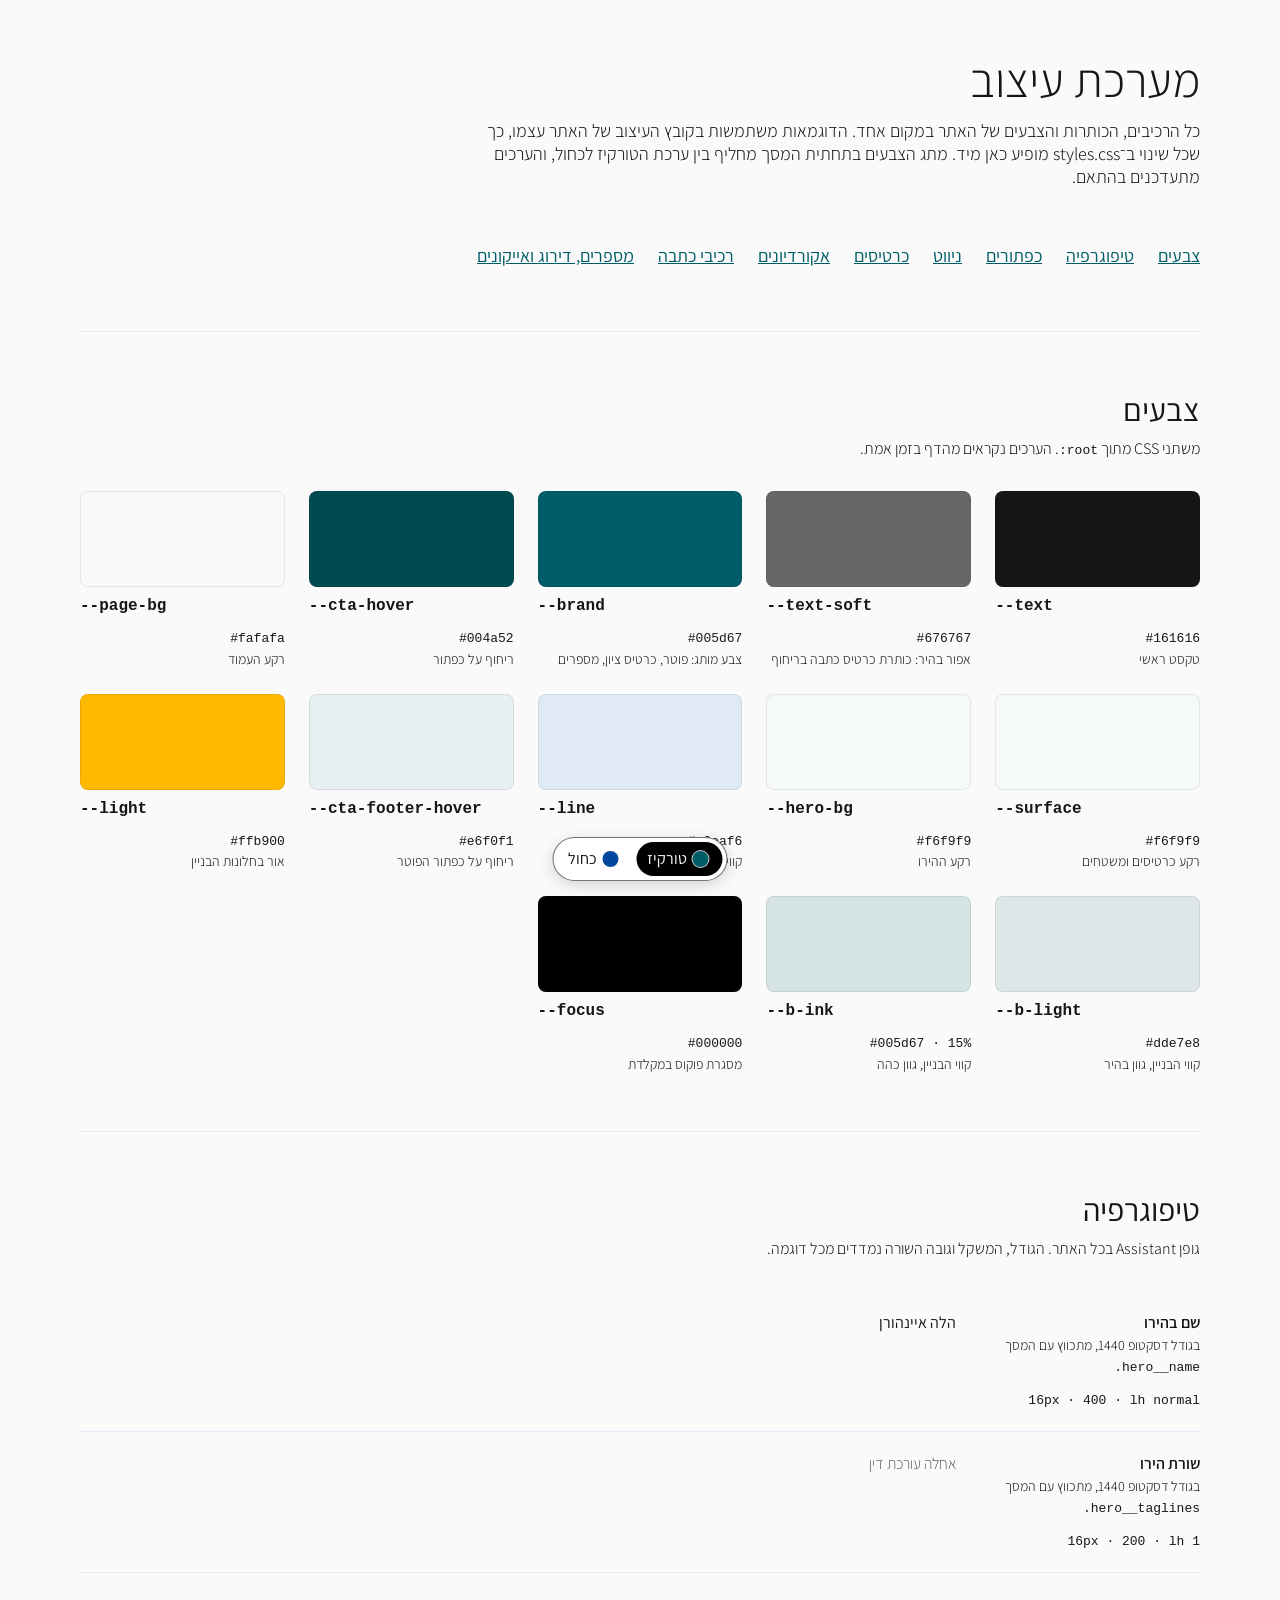
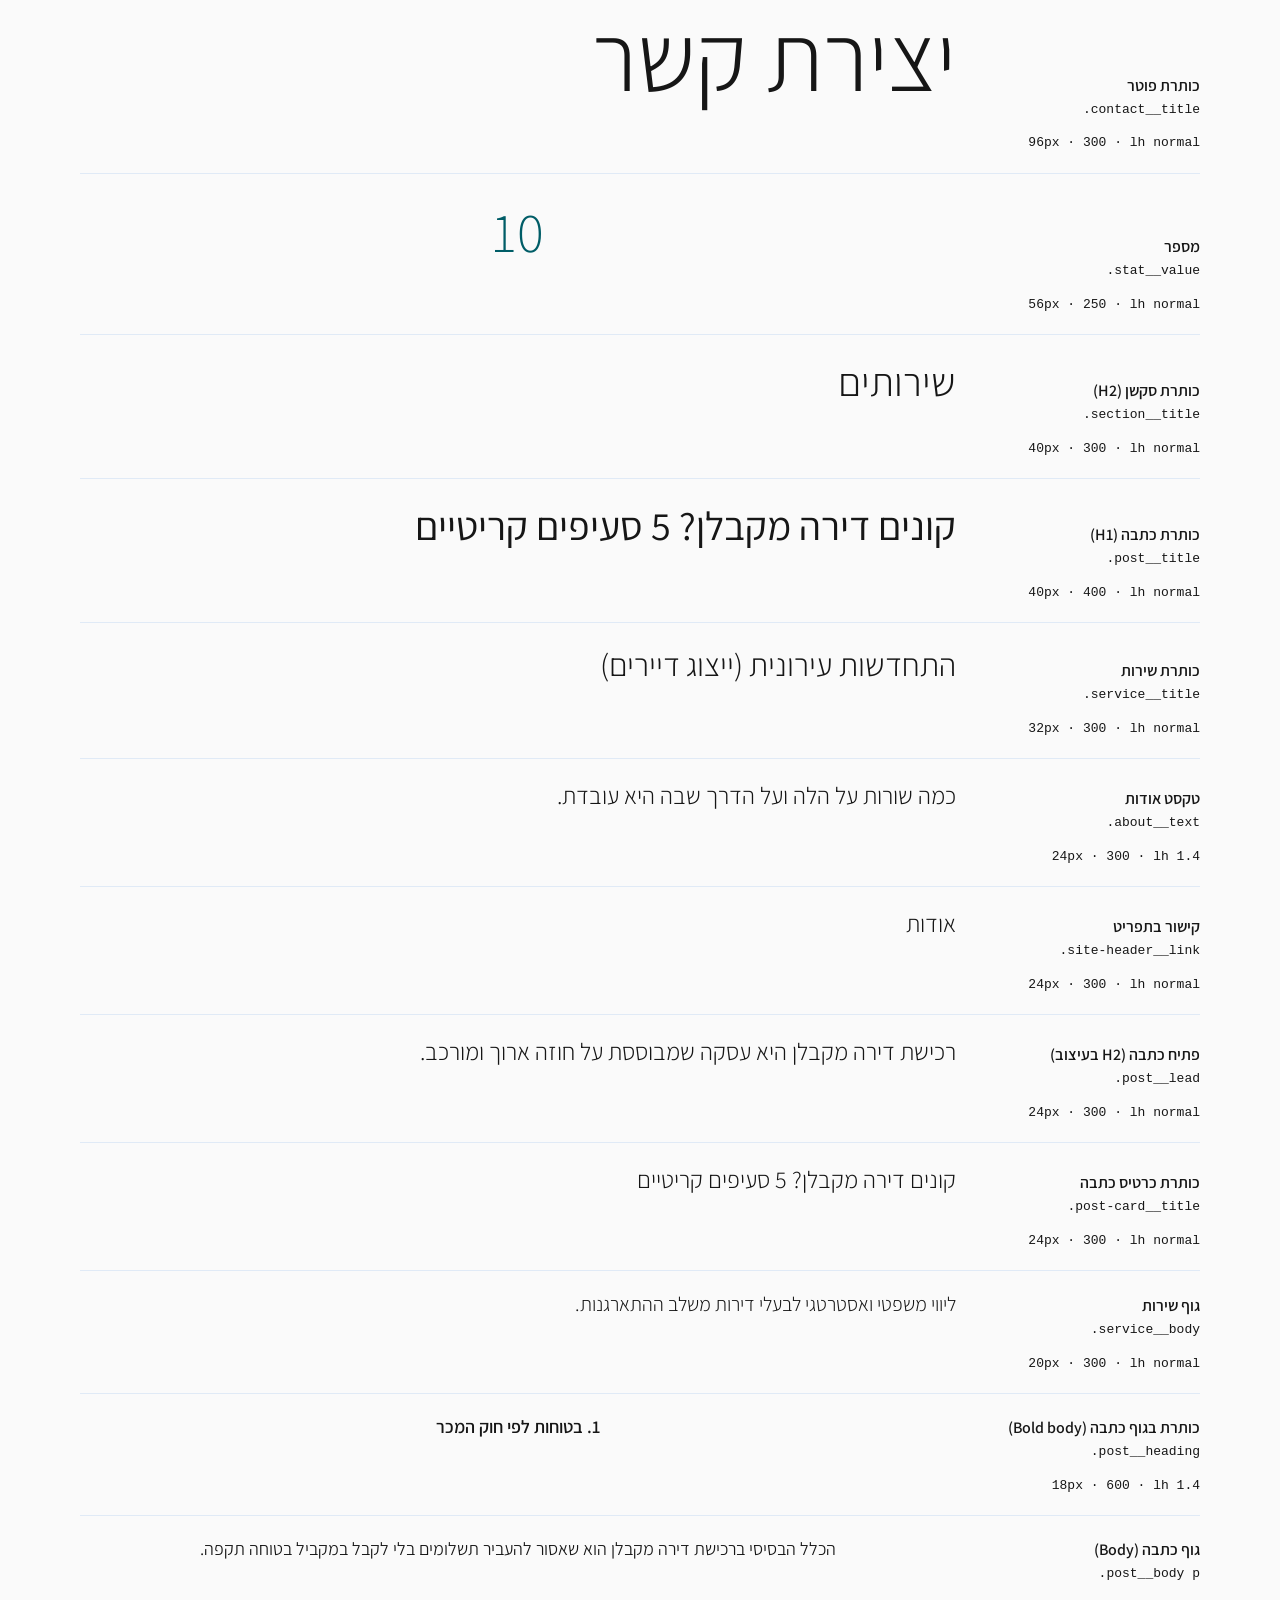
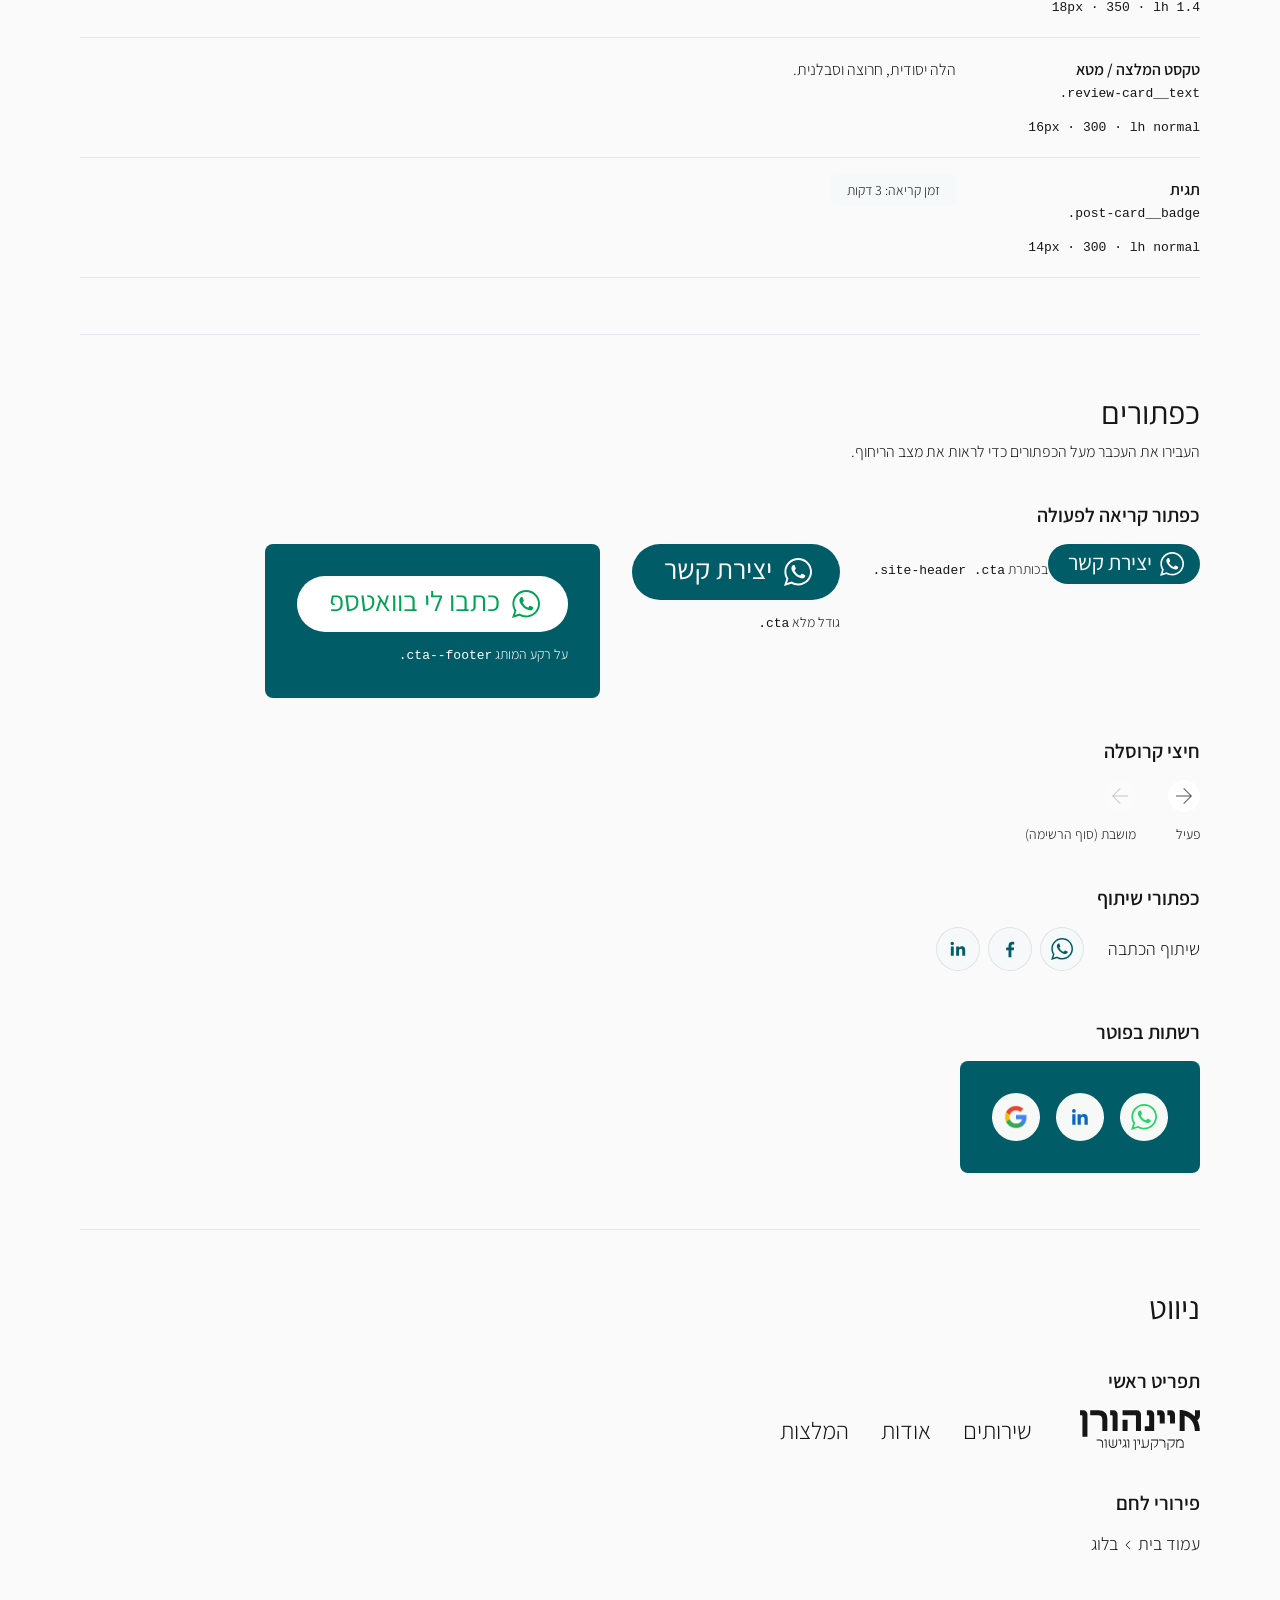
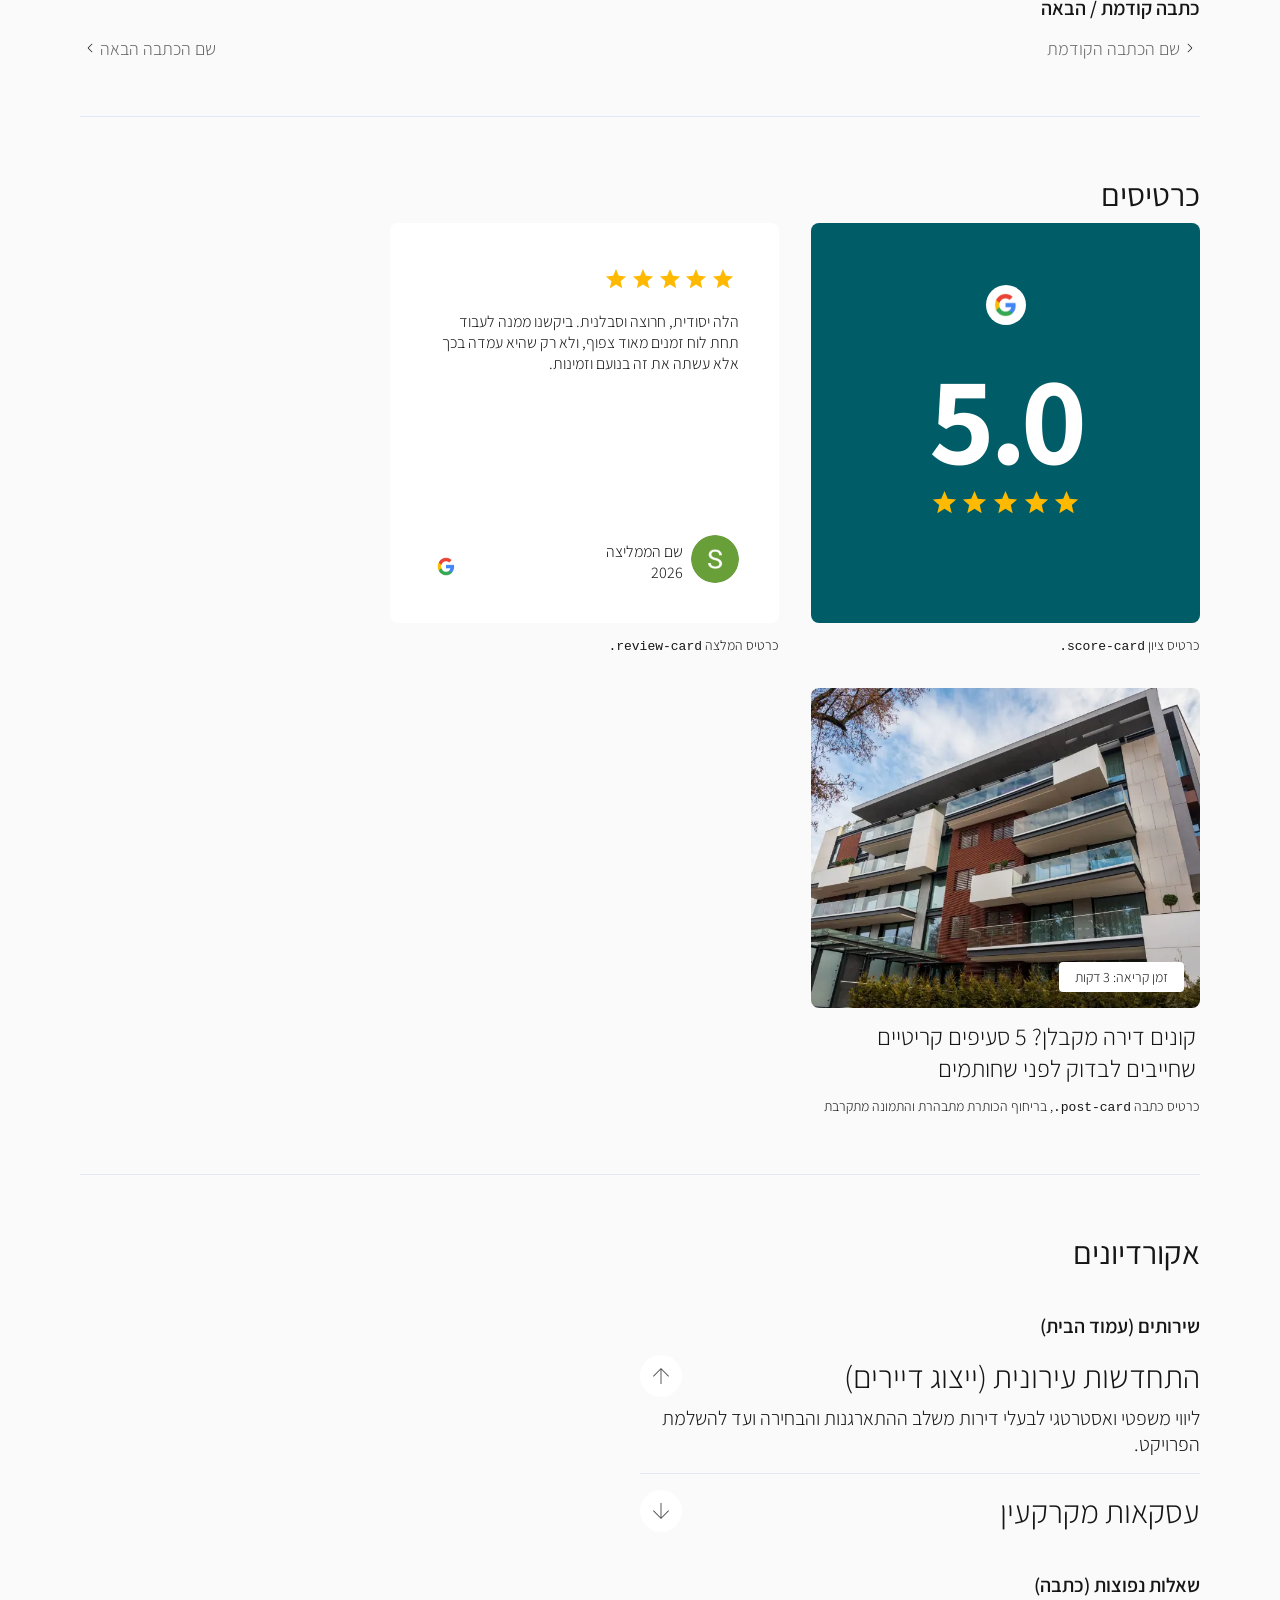
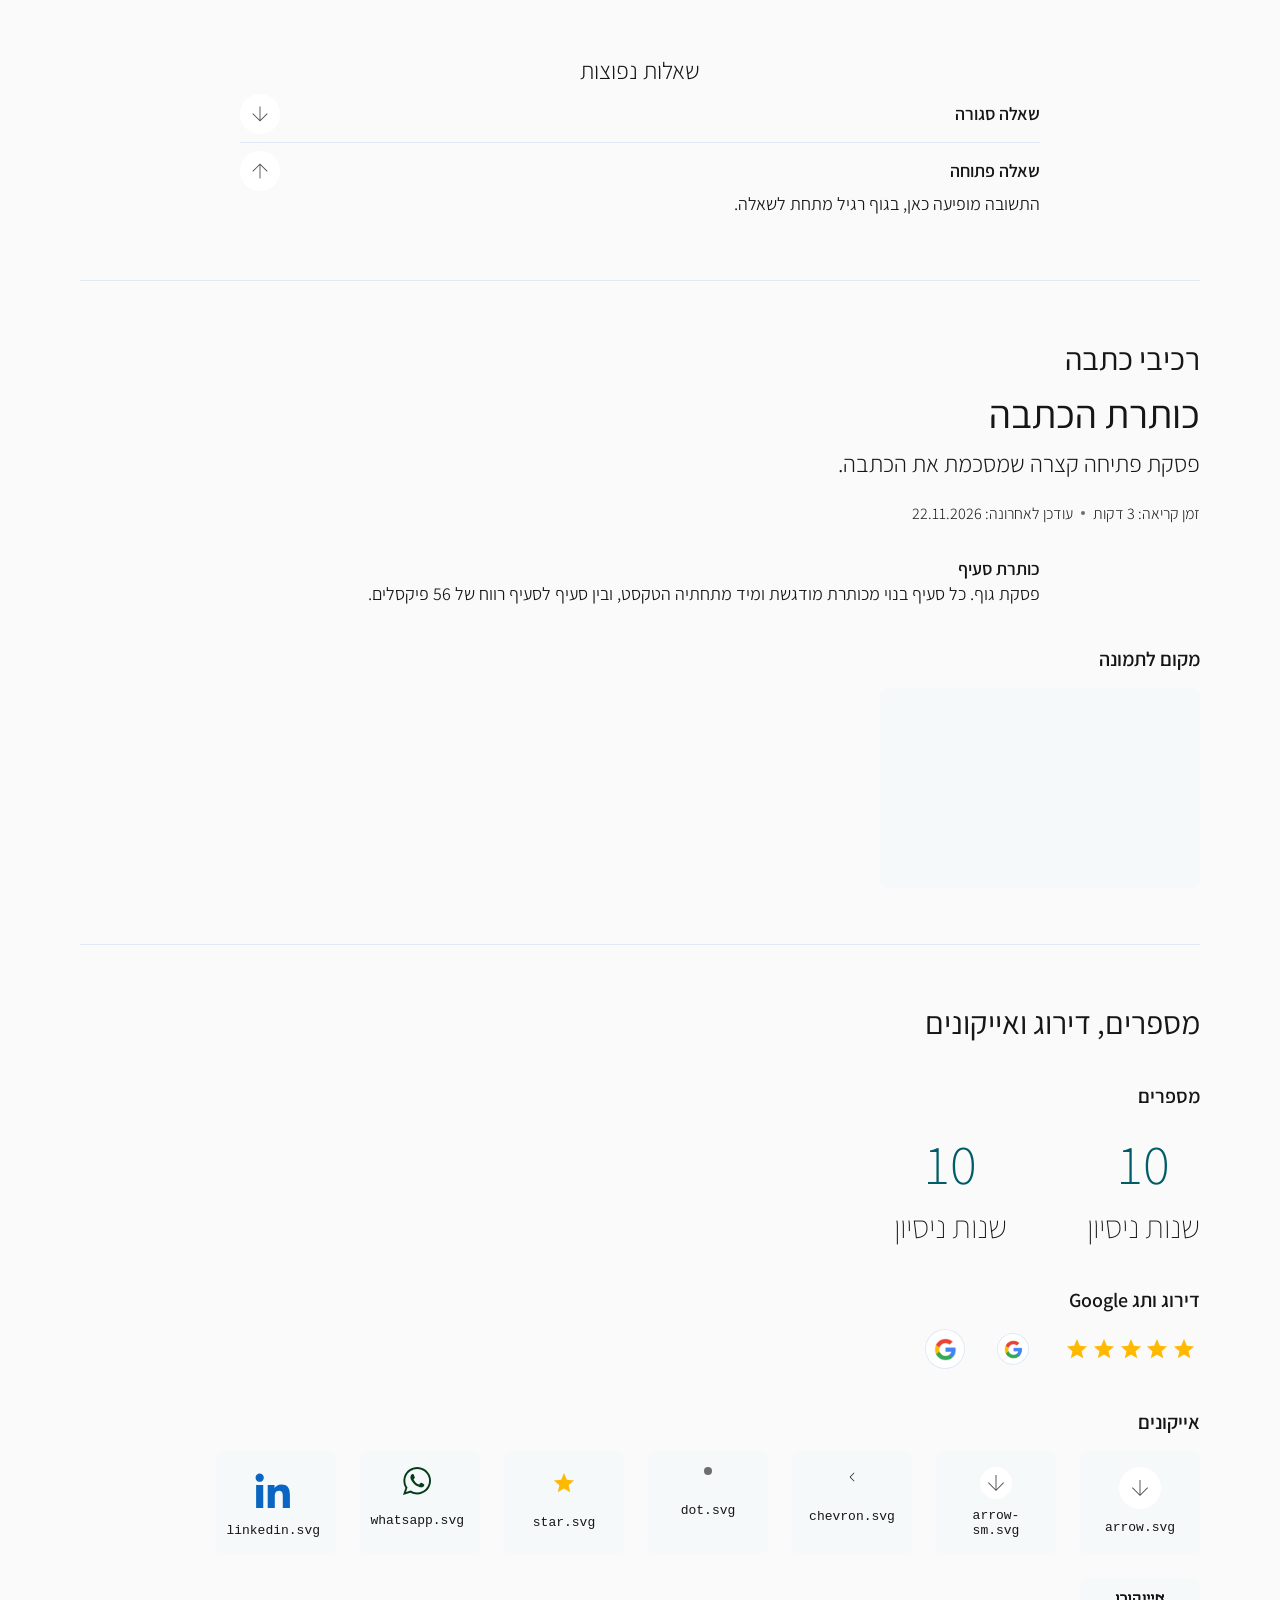
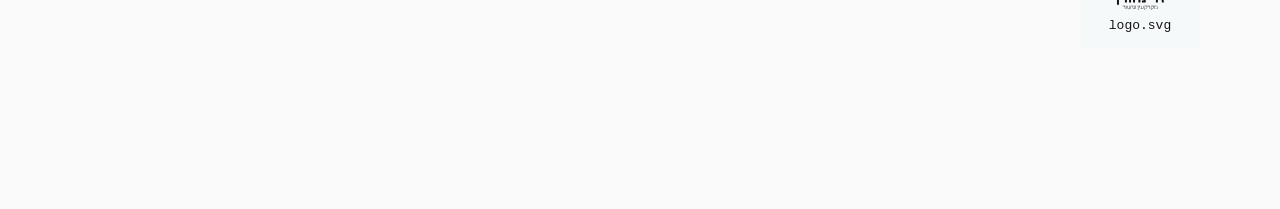
<file: design-system.html>
<!doctype html>
<html lang="he" dir="rtl">
<head>
  <meta charset="utf-8">
  <meta name="viewport" content="width=device-width, initial-scale=1">
  <title>מערכת עיצוב – הלה איינהורן</title>
  <!-- Internal reference page: not linked from the site and kept out of search -->
  <meta name="robots" content="noindex, nofollow">
  <link rel="preconnect" href="https://fonts.googleapis.com">
  <link rel="preconnect" href="https://fonts.gstatic.com" crossorigin>
  <link href="https://fonts.googleapis.com/css2?family=Assistant:wght@200..800&display=swap" rel="stylesheet">
  <link rel="stylesheet" href="styles.css?v=postnav2">
  <script>try{if(localStorage.getItem("theme")==="blue")document.documentElement.dataset.theme="blue"}catch(e){}</script>
  <!-- Layout for this page only. Every sample below uses the site's own classes
       from styles.css, so this page always shows the live components. -->
  <style>
    .ds { max-width: 1200px; margin: 0 auto; padding: 48px 40px 120px; color: var(--text); }
    .ds__intro { margin: 0 0 8px; font-size: 3rem; font-weight: 300; }
    .ds__note { margin: 0 0 56px; font-size: 1.125rem; font-weight: 300; max-width: 720px; }
    .ds__toc { display: flex; flex-wrap: wrap; gap: 8px 24px; margin: 0 0 64px; padding: 0; list-style: none; font-size: 1.125rem; }
    .ds__toc a { color: var(--brand); }
    .ds-sec { padding-block: 56px; border-top: 1px solid var(--line); scroll-margin-top: 16px; }
    .ds-sec__title { margin: 0 0 8px; font-size: 2rem; font-weight: 400; }
    .ds-sec__desc { margin: 0 0 32px; font-size: 1rem; font-weight: 300; }
    .ds-sub { margin: 40px 0 16px; font-size: 1.25rem; font-weight: 600; }
    .ds-code { font-family: ui-monospace, Menlo, monospace; font-size: 0.8125rem; direction: ltr; unicode-bidi: isolate; }
    .ds-label { display: block; margin-top: 12px; font-size: 0.875rem; font-weight: 300; line-height: 1.5; }

    /* Colours */
    .ds-swatches { display: grid; grid-template-columns: repeat(auto-fill, minmax(170px, 1fr)); gap: 24px; }
    .ds-swatch__chip { height: 96px; border-radius: 8px; box-shadow: inset 0 0 0 1px rgb(0 0 0 / 0.08); }
    .ds-swatch__name { display: block; margin-top: 10px; font-size: 1rem; font-weight: 600; }

    /* Type */
    .ds-type { display: grid; grid-template-columns: 220px 1fr; gap: 24px; align-items: baseline; padding-block: 20px; border-bottom: 1px solid var(--line); }
    .ds-type__meta { font-size: 0.875rem; font-weight: 300; line-height: 1.5; }
    .ds-type__meta strong { display: block; font-weight: 600; font-size: 1rem; }
    .ds-type__sample { min-width: 0; }
    .ds-type__sample > * { margin: 0; }

    /* Component frames */
    .ds-row { display: flex; flex-wrap: wrap; align-items: flex-start; gap: 32px; }
    .ds-cell { min-width: 0; }
    .ds-panel { padding: 32px; border-radius: 8px; background: var(--brand); color: #fff; }
    .ds-frame { padding: 32px; border-radius: 8px; box-shadow: inset 0 0 0 1px var(--line); }
    .ds-demo .carousel__arrow { position: static; }
    .ds-demo .carousel__arrow--left { transform: rotate(90deg); }
    .ds-demo .carousel__arrow--right { transform: rotate(-90deg); }
    .ds-demo .site-header__nav { justify-content: flex-start; }
    .ds-card { width: 389px; max-width: 100%; }
    .ds-demo .score-card, .ds-demo .review-card { height: 400px; }
    .ds-demo .post-nav, .ds-demo .share { padding-inline: 0; max-width: none; }
    .ds-demo .post__body { padding: 0; max-width: 800px; }
    .ds-demo .placeholder { width: 320px; height: 200px; }
    .ds-icons { display: flex; flex-wrap: wrap; gap: 24px; }
    .ds-icon { display: grid; justify-items: center; gap: 8px; width: 120px; padding: 16px; border-radius: 8px; background: var(--surface); text-align: center; }
    .ds-icon img { max-width: 48px; max-height: 48px; }
    .ds-demo .stats { gap: 80px; justify-content: flex-start; }
    .ds .theme-switch { position: sticky; }

    @media (max-width: 760px) {
      .ds { padding: 32px 16px 96px; }
      .ds__intro { font-size: 2.25rem; }
      .ds-type { grid-template-columns: 1fr; gap: 8px; }
      .ds-demo .stats { flex-direction: column; gap: 24px; }
    }
  </style>
</head>
<body>
  <div class="theme-switch" role="group" aria-label="ערכת צבעים">
    <button type="button" data-theme-set="turquoise" aria-pressed="true"><span class="theme-switch__dot" style="background:#005d67" aria-hidden="true"></span>טורקיז</button>
    <button type="button" data-theme-set="blue" aria-pressed="false"><span class="theme-switch__dot" style="background:#00489f" aria-hidden="true"></span>כחול</button>
  </div>

  <main class="ds" id="main">
    <h1 class="ds__intro">מערכת עיצוב</h1>
    <p class="ds__note">כל הרכיבים, הכותרות והצבעים של האתר במקום אחד. הדוגמאות משתמשות בקובץ העיצוב של האתר עצמו, כך שכל שינוי ב־styles.css מופיע כאן מיד. מתג הצבעים בתחתית המסך מחליף בין ערכת הטורקיז לכחול, והערכים מתעדכנים בהתאם.</p>

    <nav aria-label="תוכן העמוד">
      <ul class="ds__toc">
        <li><a href="#colors">צבעים</a></li>
        <li><a href="#type">טיפוגרפיה</a></li>
        <li><a href="#buttons">כפתורים</a></li>
        <li><a href="#nav">ניווט</a></li>
        <li><a href="#cards">כרטיסים</a></li>
        <li><a href="#accordions">אקורדיונים</a></li>
        <li><a href="#article">רכיבי כתבה</a></li>
        <li><a href="#misc">מספרים, דירוג ואייקונים</a></li>
      </ul>
    </nav>

    <!-- ===== Colours ===== -->
    <section class="ds-sec" id="colors" aria-labelledby="colors-title">
      <h2 class="ds-sec__title" id="colors-title">צבעים</h2>
      <p class="ds-sec__desc">משתני CSS מתוך <span class="ds-code">:root</span>. הערכים נקראים מהדף בזמן אמת.</p>
      <div class="ds-swatches" data-swatches>
        <div data-token="--text" data-use="טקסט ראשי"></div>
        <div data-token="--text-soft" data-use="אפור בהיר: כותרת כרטיס כתבה בריחוף"></div>
        <div data-token="--brand" data-use="צבע מותג: פוטר, כרטיס ציון, מספרים"></div>
        <div data-token="--cta-hover" data-use="ריחוף על כפתור"></div>
        <div data-token="--page-bg" data-use="רקע העמוד"></div>
        <div data-token="--surface" data-use="רקע כרטיסים ומשטחים"></div>
        <div data-token="--hero-bg" data-use="רקע ההירו"></div>
        <div data-token="--line" data-use="קווי הפרדה"></div>
        <div data-token="--cta-footer-hover" data-use="ריחוף על כפתור הפוטר"></div>
        <div data-token="--light" data-use="אור בחלונות הבניין"></div>
        <div data-token="--b-light" data-use="קווי הבניין, גוון בהיר"></div>
        <div data-token="--b-ink" data-use="קווי הבניין, גוון כהה"></div>
        <div data-token="--focus" data-use="מסגרת פוקוס במקלדת"></div>
      </div>
    </section>

    <!-- ===== Typography ===== -->
    <section class="ds-sec" id="type" aria-labelledby="type-title">
      <h2 class="ds-sec__title" id="type-title">טיפוגרפיה</h2>
      <p class="ds-sec__desc">גופן Assistant בכל האתר. הגודל, המשקל וגובה השורה נמדדים מכל דוגמה.</p>

      <div class="ds-type"><div class="ds-type__meta" data-spec><strong>שם בהירו</strong><span>בגודל דסקטופ 1440, מתכווץ עם המסך</span><br><span class="ds-code">.hero__name</span></div><div class="ds-type__sample" style="--u:1px"><p class="hero__name" style="margin:0">הלה איינהורן</p></div></div>
      <div class="ds-type"><div class="ds-type__meta" data-spec><strong>שורת הירו</strong><span>בגודל דסקטופ 1440, מתכווץ עם המסך</span><br><span class="ds-code">.hero__taglines</span></div><div class="ds-type__sample" style="--u:1px"><p class="hero__taglines"><span>אחלה עורכת דין</span></p></div></div>
      <div class="ds-type"><div class="ds-type__meta" data-spec><strong>כותרת פוטר</strong><span class="ds-code">.contact__title</span></div><div class="ds-type__sample"><p class="contact__title">יצירת קשר</p></div></div>
      <div class="ds-type"><div class="ds-type__meta" data-spec><strong>מספר</strong><span class="ds-code">.stat__value</span></div><div class="ds-type__sample"><p class="stat__value">10</p></div></div>
      <div class="ds-type"><div class="ds-type__meta" data-spec><strong>כותרת סקשן (H2)</strong><span class="ds-code">.section__title</span></div><div class="ds-type__sample"><p class="section__title">שירותים</p></div></div>
      <div class="ds-type"><div class="ds-type__meta" data-spec><strong>כותרת כתבה (H1)</strong><span class="ds-code">.post__title</span></div><div class="ds-type__sample"><p class="post__title">קונים דירה מקבלן? 5 סעיפים קריטיים</p></div></div>
      <div class="ds-type"><div class="ds-type__meta" data-spec><strong>כותרת שירות</strong><span class="ds-code">.service__title</span></div><div class="ds-type__sample"><p class="service__title">התחדשות עירונית (ייצוג דיירים)</p></div></div>
      <div class="ds-type"><div class="ds-type__meta" data-spec><strong>טקסט אודות</strong><span class="ds-code">.about__text</span></div><div class="ds-type__sample"><p class="about__text">כמה שורות על הלה ועל הדרך שבה היא עובדת.</p></div></div>
      <div class="ds-type"><div class="ds-type__meta" data-spec><strong>קישור בתפריט</strong><span class="ds-code">.site-header__link</span></div><div class="ds-type__sample"><p class="site-header__link">אודות</p></div></div>
      <div class="ds-type"><div class="ds-type__meta" data-spec><strong>פתיח כתבה (H2 בעיצוב)</strong><span class="ds-code">.post__lead</span></div><div class="ds-type__sample"><p class="post__lead">רכישת דירה מקבלן היא עסקה שמבוססת על חוזה ארוך ומורכב.</p></div></div>
      <div class="ds-type"><div class="ds-type__meta" data-spec><strong>כותרת כרטיס כתבה</strong><span class="ds-code">.post-card__title</span></div><div class="ds-type__sample"><p class="post-card__title" style="padding:0">קונים דירה מקבלן? 5 סעיפים קריטיים</p></div></div>
      <div class="ds-type"><div class="ds-type__meta" data-spec><strong>גוף שירות</strong><span class="ds-code">.service__body</span></div><div class="ds-type__sample"><p class="service__body" style="padding:0">ליווי משפטי ואסטרטגי לבעלי דירות משלב ההתארגנות.</p></div></div>
      <div class="ds-type"><div class="ds-type__meta" data-spec><strong>כותרת בגוף כתבה (Bold body)</strong><span class="ds-code">.post__heading</span></div><div class="ds-type__sample post__body" style="padding:0;max-width:none"><p class="post__heading">1. בטוחות לפי חוק המכר</p></div></div>
      <div class="ds-type"><div class="ds-type__meta" data-spec><strong>גוף כתבה (Body)</strong><span class="ds-code">.post__body p</span></div><div class="ds-type__sample post__body" style="padding:0;max-width:none"><p>הכלל הבסיסי ברכישת דירה מקבלן הוא שאסור להעביר תשלומים בלי לקבל במקביל בטוחה תקפה.</p></div></div>
      <div class="ds-type"><div class="ds-type__meta" data-spec><strong>טקסט המלצה / מטא</strong><span class="ds-code">.review-card__text</span></div><div class="ds-type__sample"><p class="review-card__text">הלה יסודית, חרוצה וסבלנית.</p></div></div>
      <div class="ds-type"><div class="ds-type__meta" data-spec><strong>תגית</strong><span class="ds-code">.post-card__badge</span></div><div class="ds-type__sample"><span class="post-card__badge" style="background:var(--surface)">זמן קריאה: 3 דקות</span></div></div>
    </section>

    <!-- ===== Buttons ===== -->
    <section class="ds-sec ds-demo" id="buttons" aria-labelledby="buttons-title">
      <h2 class="ds-sec__title" id="buttons-title">כפתורים</h2>
      <p class="ds-sec__desc">העבירו את העכבר מעל הכפתורים כדי לראות את מצב הריחוף.</p>

      <h3 class="ds-sub">כפתור קריאה לפעולה</h3>
      <div class="ds-row">
        <div class="ds-cell site-header" style="position:static;padding:0;background:none">
          <a class="cta" href="#buttons"><span class="cta__icon" aria-hidden="true"></span><span>יצירת קשר</span></a>
          <span class="ds-label">בכותרת <span class="ds-code">.site-header .cta</span></span>
        </div>
        <div class="ds-cell">
          <a class="cta" href="#buttons"><span class="cta__icon" aria-hidden="true"></span><span>יצירת קשר</span></a>
          <span class="ds-label">גודל מלא <span class="ds-code">.cta</span></span>
        </div>
        <div class="ds-cell ds-panel">
          <a class="cta cta--footer" href="#buttons"><span class="cta__icon" aria-hidden="true"></span><span>כתבו לי בוואטספ</span></a>
          <span class="ds-label">על רקע המותג <span class="ds-code">.cta--footer</span></span>
        </div>
      </div>

      <h3 class="ds-sub">חיצי קרוסלה</h3>
      <div class="ds-row">
        <div class="ds-cell"><button class="carousel__arrow carousel__arrow--right" type="button" aria-label="הקודם"><img src="assets/arrow-sm.svg" width="32" height="32" alt=""></button><span class="ds-label">פעיל</span></div>
        <div class="ds-cell"><button class="carousel__arrow carousel__arrow--left" type="button" aria-label="הבא" disabled><img src="assets/arrow-sm.svg" width="32" height="32" alt=""></button><span class="ds-label">מושבת (סוף הרשימה)</span></div>
      </div>

      <h3 class="ds-sub">כפתורי שיתוף</h3>
      <section class="share" aria-label="דוגמה">
        <p class="share__title">שיתוף הכתבה</p>
        <ul class="share__list">
          <li><a class="share__btn" href="#buttons"><span class="share__icon share__icon--whatsapp" aria-hidden="true"></span><span class="visually-hidden">וואטספ</span></a></li>
          <li><a class="share__btn" href="#buttons"><svg viewBox="0 0 24 24" width="22" height="22" aria-hidden="true" focusable="false"><path d="M13.5 21v-7.6h2.6l.4-3h-3V8.5c0-.9.3-1.5 1.5-1.5h1.6V4.3c-.3 0-1.2-.1-2.3-.1-2.3 0-3.9 1.4-3.9 4v2.2H7.8v3h2.6V21z"/></svg><span class="visually-hidden">פייסבוק</span></a></li>
          <li><a class="share__btn" href="#buttons"><svg viewBox="0 0 24 24" width="20" height="20" aria-hidden="true" focusable="false"><path d="M6.9 20H3.4V9h3.5zM5.1 7.5a2 2 0 1 1 0-4.1 2 2 0 0 1 0 4.1zM20.6 20h-3.5v-5.4c0-1.3 0-2.9-1.8-2.9s-2 1.4-2 2.8V20H9.8V9h3.3v1.5h.1c.5-.9 1.6-1.8 3.3-1.8 3.5 0 4.1 2.3 4.1 5.3z"/></svg><span class="visually-hidden">לינקדאין</span></a></li>
        </ul>
      </section>

      <h3 class="ds-sub">רשתות בפוטר</h3>
      <div class="ds-panel" style="display:inline-block">
        <ul class="contact__social">
          <li>
            <a class="contact__social-link" href="https://wa.me/972522224786" target="_blank" rel="noopener">
              <span class="contact__social-icon contact__social-icon--whatsapp" aria-hidden="true"></span>
              <span class="visually-hidden">וואטספ (נפתח בחלון חדש)</span>
            </a>
          </li>
          <li><a class="contact__social-link" href="#buttons"><img src="assets/linkedin.svg" alt="" width="22" height="22"><span class="visually-hidden">LinkedIn</span></a></li>
          <li><a class="contact__social-link" href="#buttons"><img src="assets/google.png" alt="" width="24" height="24"><span class="visually-hidden">Google</span></a></li>
        </ul>
      </div>
    </section>

    <!-- ===== Navigation ===== -->
    <section class="ds-sec ds-demo" id="nav" aria-labelledby="nav-title">
      <h2 class="ds-sec__title" id="nav-title">ניווט</h2>

      <h3 class="ds-sub">תפריט ראשי</h3>
      <div class="ds-row" style="align-items:center;gap:48px">
        <img src="assets/logo.svg" alt="לוגו" style="width:120px">
        <nav class="site-header__nav" aria-label="דוגמה">
          <a class="site-header__link" href="#nav">שירותים</a>
          <a class="site-header__link" href="#nav">אודות</a>
          <a class="site-header__link" href="#nav">המלצות</a>
        </nav>
      </div>

      <h3 class="ds-sub">פירורי לחם</h3>
      <nav class="crumbs" aria-label="דוגמה">
        <ol>
          <li><a href="#nav">עמוד בית</a></li>
          <li><img class="chevron" src="assets/chevron.svg" width="20" height="20" alt=""><a href="#nav">בלוג</a></li>
        </ol>
      </nav>

      <h3 class="ds-sub">כתבה קודמת / הבאה</h3>
      <nav class="post-nav" aria-label="דוגמה" style="padding-block:0">
        <a class="post-nav__link" href="#nav"><img class="chevron chevron--flip" src="assets/chevron.svg" width="20" height="20" alt=""><span>שם הכתבה הקודמת</span></a>
        <a class="post-nav__link" href="#nav"><span>שם הכתבה הבאה</span><img class="chevron" src="assets/chevron.svg" width="20" height="20" alt=""></a>
      </nav>
    </section>

    <!-- ===== Cards ===== -->
    <section class="ds-sec ds-demo" id="cards" aria-labelledby="cards-title">
      <h2 class="ds-sec__title" id="cards-title">כרטיסים</h2>
      <div class="ds-row">
        <div class="ds-cell ds-card">
          <div class="score-card">
            <span class="g-badge g-badge--lg"><img src="assets/google.png" alt="Google"></span>
            <div class="score-card__score">
              <p class="score-card__value">5.0</p>
              <div class="stars stars--lg" role="img" aria-label="5 מתוך 5 כוכבים"><img src="assets/star-lg.svg" width="36.7689" height="36.7689" alt=""><img src="assets/star-lg.svg" width="36.7689" height="36.7689" alt=""><img src="assets/star-lg.svg" width="36.7689" height="36.7689" alt=""><img src="assets/star-lg.svg" width="36.7689" height="36.7689" alt=""><img src="assets/star-lg.svg" width="36.7689" height="36.7689" alt=""></div>
            </div>
          </div>
          <span class="ds-label">כרטיס ציון <span class="ds-code">.score-card</span></span>
        </div>
        <div class="ds-cell ds-card">
          <article class="review-card">
            <div class="review-card__top">
              <div class="stars" role="img" aria-label="5 מתוך 5 כוכבים"><img src="assets/star.svg" width="32" height="32" alt=""><img src="assets/star.svg" width="32" height="32" alt=""><img src="assets/star.svg" width="32" height="32" alt=""><img src="assets/star.svg" width="32" height="32" alt=""><img src="assets/star.svg" width="32" height="32" alt=""></div>
              <p class="review-card__text">הלה יסודית, חרוצה וסבלנית. ביקשנו ממנה לעבוד תחת לוח זמנים מאוד צפוף, ולא רק שהיא עמדה בכך אלא עשתה את זה בנועם וזמינות.</p>
            </div>
            <footer class="review-card__author">
              <div class="review-card__person">
                <img class="review-card__avatar" src="assets/reviews/shira-hertzanu.png" width="48" height="48" alt="">
                <div class="review-card__name"><p>שם הממליצה</p><p class="review-card__meta">2026</p></div>
              </div>
              <span class="g-badge"><img src="assets/google.png" alt="Google"></span>
            </footer>
          </article>
          <span class="ds-label">כרטיס המלצה <span class="ds-code">.review-card</span></span>
        </div>
        <div class="ds-cell ds-card">
          <div class="post-card">
            <a class="post-card__link" href="blog-dira-mekablan.html">
              <span class="post-card__media"><img class="post-card__img" src="assets/blog/building-800.webp" width="800" height="533" alt="" loading="lazy"><span class="post-card__badge">זמן קריאה: 3 דקות</span></span>
              <span class="post-card__title">קונים דירה מקבלן? 5 סעיפים קריטיים שחייבים לבדוק לפני שחותמים</span>
            </a>
          </div>
          <span class="ds-label">כרטיס כתבה <span class="ds-code">.post-card</span>, בריחוף הכותרת מתבהרת והתמונה מתקרבת</span>
        </div>
      </div>
    </section>

    <!-- ===== Accordions ===== -->
    <section class="ds-sec ds-demo" id="accordions" aria-labelledby="acc-title">
      <h2 class="ds-sec__title" id="acc-title">אקורדיונים</h2>

      <h3 class="ds-sub">שירותים (עמוד הבית)</h3>
      <div style="max-width:560px">
        <details class="service" open>
          <summary class="service__head"><span class="service__title">התחדשות עירונית (ייצוג דיירים)</span><img class="service__arrow" src="assets/arrow.svg" width="42" height="42" alt=""></summary>
          <p class="service__body">ליווי משפטי ואסטרטגי לבעלי דירות משלב ההתארגנות והבחירה ועד להשלמת הפרויקט.</p>
        </details>
        <details class="service">
          <summary class="service__head"><span class="service__title">עסקאות מקרקעין</span><img class="service__arrow" src="assets/arrow.svg" width="42" height="42" alt=""></summary>
          <p class="service__body">תיאור קצר של השירות.</p>
        </details>
      </div>

      <h3 class="ds-sub">שאלות נפוצות (כתבה)</h3>
      <div class="post__body" style="padding:0;max-width:800px">
        <div class="faq">
          <p class="faq__title">שאלות נפוצות</p>
          <details class="faq__item">
            <summary class="faq__head"><span class="faq__q">שאלה סגורה</span><img class="faq__arrow" src="assets/arrow.svg" width="40" height="40" alt=""></summary>
            <p class="faq__a">התשובה מופיעה כאן.</p>
          </details>
          <details class="faq__item is-open" open>
            <summary class="faq__head"><span class="faq__q">שאלה פתוחה</span><img class="faq__arrow" src="assets/arrow.svg" width="40" height="40" alt=""></summary>
            <p class="faq__a">התשובה מופיעה כאן, בגוף רגיל מתחת לשאלה.</p>
          </details>
        </div>
      </div>
    </section>

    <!-- ===== Article ===== -->
    <section class="ds-sec ds-demo" id="article" aria-labelledby="article-title">
      <h2 class="ds-sec__title" id="article-title">רכיבי כתבה</h2>
      <div class="post">
        <div class="post__intro" style="align-items:flex-start;text-align:start">
          <p class="post__title">כותרת הכתבה</p>
          <p class="post__lead">פסקת פתיחה קצרה שמסכמת את הכתבה.</p>
        </div>
        <p class="post__meta" style="margin-top:24px">
          <span>זמן קריאה: 3 דקות</span>
          <img src="assets/dot.svg" width="4" height="4" alt="">
          <span>עודכן לאחרונה: 22.11.2026</span>
        </p>
        <div class="post__body" style="margin-top:32px">
          <div class="post__group">
            <p class="post__heading">כותרת סעיף</p>
            <p>פסקת גוף. כל סעיף בנוי מכותרת מודגשת ומיד מתחתיה הטקסט, ובין סעיף לסעיף רווח של 56 פיקסלים.</p>
          </div>
        </div>
      </div>
      <h3 class="ds-sub">מקום לתמונה</h3>
      <div class="placeholder" role="img" aria-label="מקום לתמונה"></div>
    </section>

    <!-- ===== Misc ===== -->
    <section class="ds-sec ds-demo" id="misc" aria-labelledby="misc-title">
      <h2 class="ds-sec__title" id="misc-title">מספרים, דירוג ואייקונים</h2>

      <h3 class="ds-sub">מספרים</h3>
      <ul class="stats">
        <li class="stat"><span class="stat__value">10</span><span class="stat__label">שנות ניסיון</span></li>
        <li class="stat"><span class="stat__value">10</span><span class="stat__label">שנות ניסיון</span></li>
      </ul>

      <h3 class="ds-sub">דירוג ותג Google</h3>
      <div class="ds-row" style="align-items:center">
        <div class="stars" role="img" aria-label="5 מתוך 5 כוכבים"><img src="assets/star.svg" width="32" height="32" alt=""><img src="assets/star.svg" width="32" height="32" alt=""><img src="assets/star.svg" width="32" height="32" alt=""><img src="assets/star.svg" width="32" height="32" alt=""><img src="assets/star.svg" width="32" height="32" alt=""></div>
        <span class="g-badge" style="box-shadow:inset 0 0 0 1px var(--line)"><img src="assets/google.png" alt="Google"></span>
        <span class="g-badge g-badge--lg" style="box-shadow:inset 0 0 0 1px var(--line)"><img src="assets/google.png" alt="Google"></span>
      </div>

      <h3 class="ds-sub">אייקונים</h3>
      <div class="ds-icons">
        <div class="ds-icon"><img src="assets/arrow.svg" alt=""><span class="ds-code">arrow.svg</span></div>
        <div class="ds-icon"><img src="assets/arrow-sm.svg" alt=""><span class="ds-code">arrow-sm.svg</span></div>
        <div class="ds-icon"><img src="assets/chevron.svg" alt=""><span class="ds-code">chevron.svg</span></div>
        <div class="ds-icon"><img src="assets/dot.svg" alt="" style="width:8px"><span class="ds-code">dot.svg</span></div>
        <div class="ds-icon"><img src="assets/star.svg" alt=""><span class="ds-code">star.svg</span></div>
        <div class="ds-icon"><img src="assets/whatsapp.svg" alt=""><span class="ds-code">whatsapp.svg</span></div>
        <div class="ds-icon"><img src="assets/linkedin.svg" alt=""><span class="ds-code">linkedin.svg</span></div>
        <div class="ds-icon"><img src="assets/logo.svg" alt=""><span class="ds-code">logo.svg</span></div>
      </div>
    </section>
  </main>

  <script src="theme-toggle.js?v=turq1"></script>
  <script src="faq.js?v=blog2"></script>
  <script>
    // Fill the colour swatches and type specs from the live styles, and refresh
    // them when the theme switch changes the colours.
    (function () {
      var root = document.documentElement;
      function hex(c) {
        var m = c.match(/[\d.]+/g);
        if (!m) return c;
        var h = "#" + m.slice(0, 3).map(function (n) { return (+n).toString(16).padStart(2, "0"); }).join("");
        return m[3] !== undefined && +m[3] < 1 ? h + " · " + Math.round(m[3] * 100) + "%" : h;
      }
      function swatches() {
        document.querySelectorAll("[data-token]").forEach(function (el) {
          var name = el.dataset.token;
          var probe = document.createElement("span");
          probe.style.color = "var(" + name + ")";
          document.body.appendChild(probe);
          var value = hex(getComputedStyle(probe).color);
          probe.remove();
          el.innerHTML = '<div class="ds-swatch__chip" style="background:var(' + name + ')"></div>'
            + '<span class="ds-swatch__name ds-code">' + name + '</span>'
            + '<span class="ds-label"><span class="ds-code">' + value + '</span><br>' + el.dataset.use + '</span>';
        });
      }
      function specs() {
        document.querySelectorAll("[data-spec]").forEach(function (meta) {
          var sample = meta.nextElementSibling.querySelector("p, span");
          var cs = getComputedStyle(sample);
          var lh = cs.lineHeight === "normal" ? "normal" : (parseFloat(cs.lineHeight) / parseFloat(cs.fontSize)).toFixed(2).replace(/\.?0+$/, "");
          var out = meta.querySelector(".ds-spec") || meta.appendChild(document.createElement("span"));
          out.className = "ds-spec ds-label";
          out.innerHTML = '<span class="ds-code">' + Math.round(parseFloat(cs.fontSize) * 10) / 10 + "px · " + cs.fontWeight + " · lh " + lh + "</span>";
        });
      }
      swatches();
      document.fonts.ready.then(specs);
      new MutationObserver(function () { swatches(); specs(); }).observe(root, { attributes: true, attributeFilter: ["data-theme"] });
      addEventListener("resize", specs);
    })();
  </script>
</body>
</html>
</file>
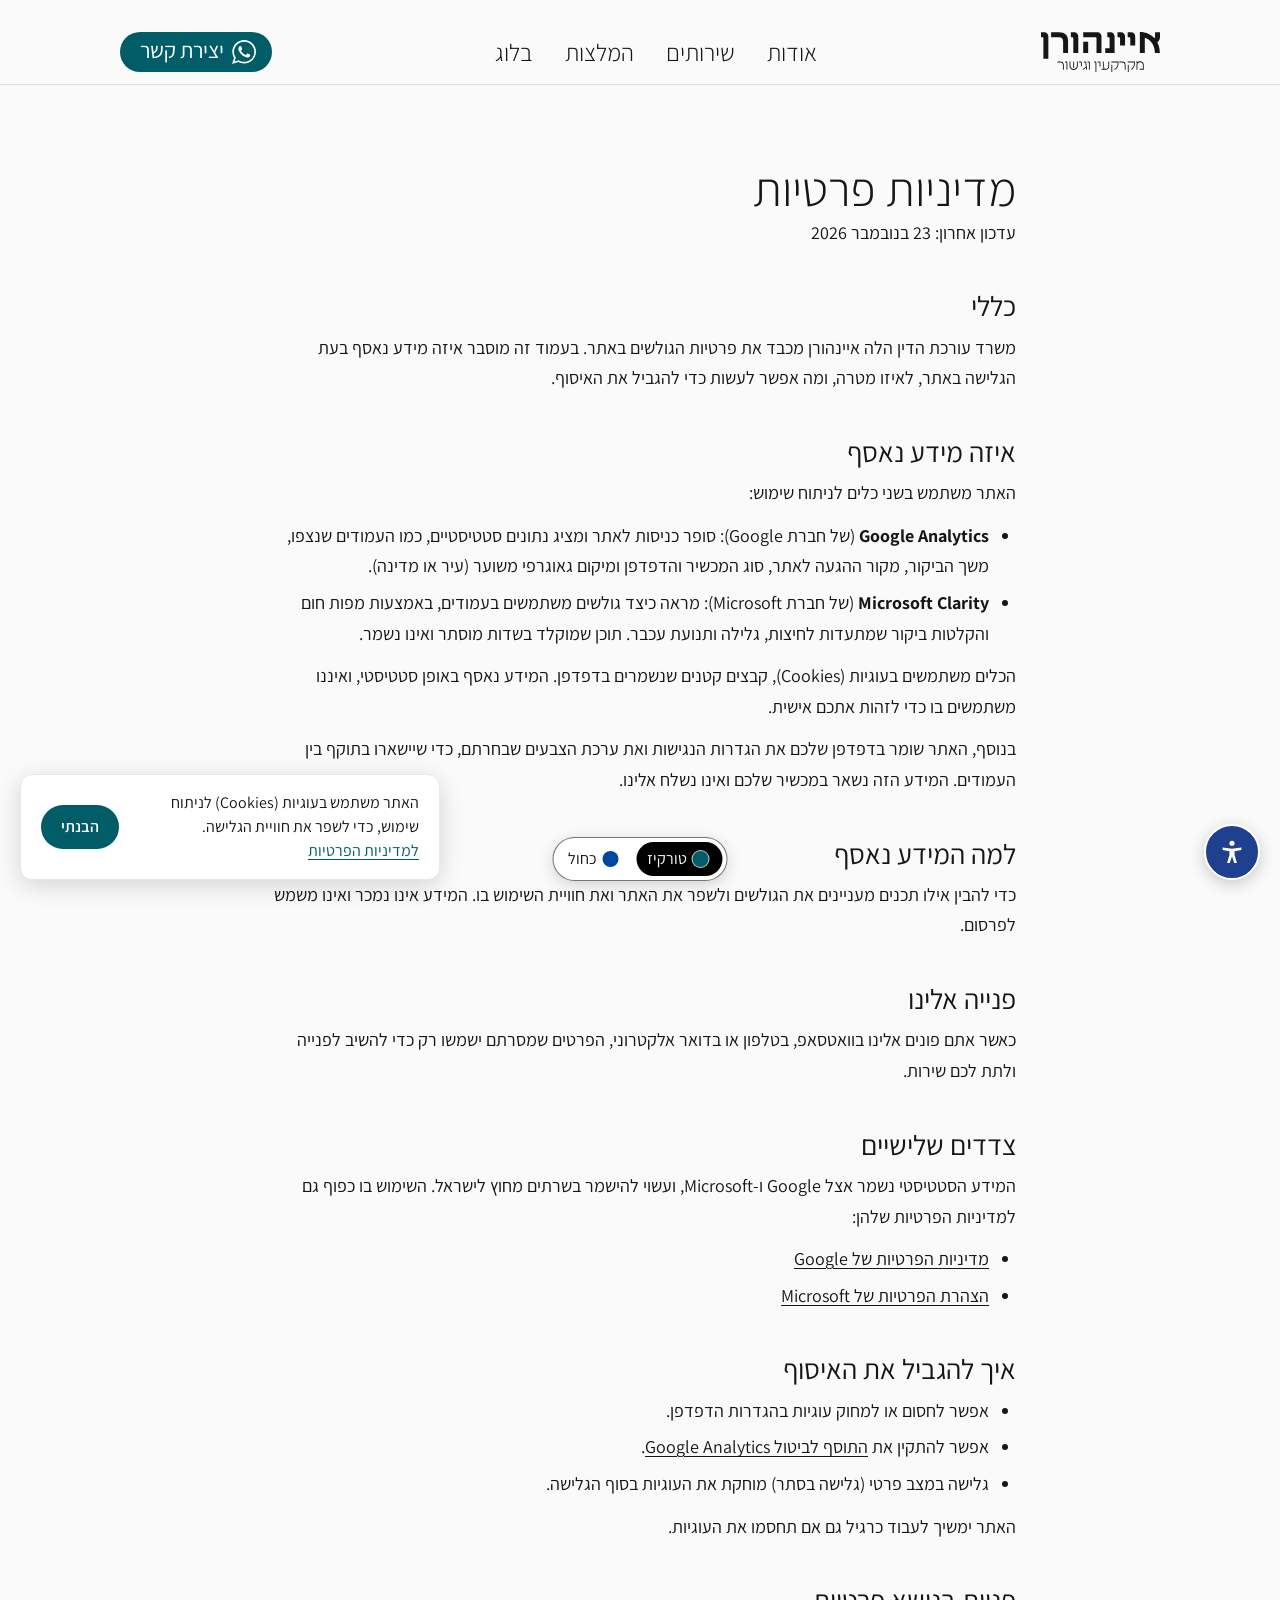
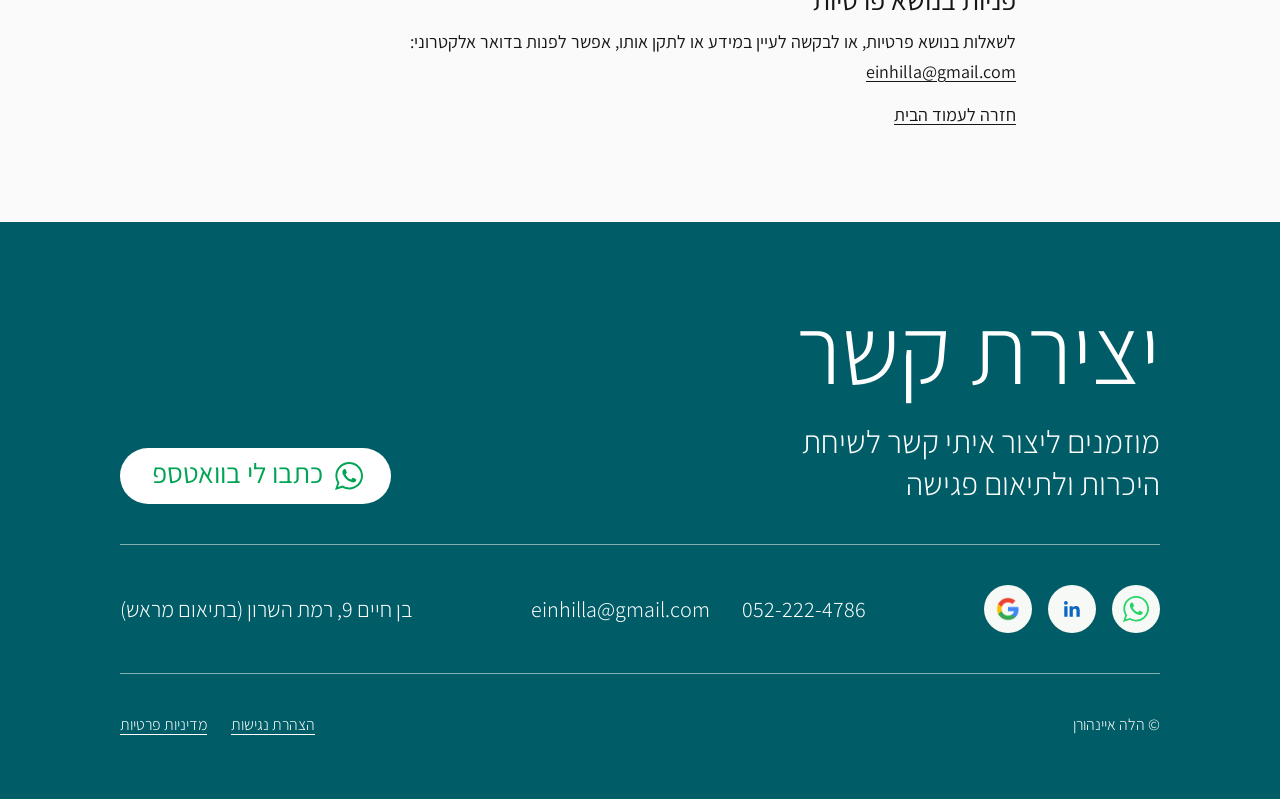
<file: privacy.html>
<!doctype html>
<html lang="he" dir="rtl">
<head>
  <meta charset="utf-8">
  <meta name="viewport" content="width=device-width, initial-scale=1">
  <title>מדיניות פרטיות – הלה איינהורן, עורכת דין</title>
  <link rel="preconnect" href="https://fonts.googleapis.com">
  <link rel="preconnect" href="https://fonts.gstatic.com" crossorigin>
  <link href="https://fonts.googleapis.com/css2?family=Assistant:wght@200..800&display=swap" rel="stylesheet">
  <link rel="stylesheet" href="styles.css?v=postnav2">
  <script>try{var a=JSON.parse(localStorage.getItem("a11y")||"{}");var c=document.documentElement.classList;(a.flags||[]).forEach(function(f){c.add("a11y-"+f)});if(a.text>0)c.add("a11y-text-"+a.text)}catch(e){}</script>
  <script>try{if(localStorage.getItem("theme")==="blue")document.documentElement.dataset.theme="blue"}catch(e){}</script>
  <script src="analytics.js" defer></script>
</head>
<body class="page-statement">
  <a class="skip-link" href="#main">דלג לתוכן הראשי</a>
  <!-- Colour theme switch (theme-toggle.js) -->
  <div class="theme-switch" role="group" aria-label="ערכת צבעים">
    <button type="button" data-theme-set="turquoise" aria-pressed="true"><span class="theme-switch__dot" style="background:#005d67" aria-hidden="true"></span>טורקיז</button>
    <button type="button" data-theme-set="blue" aria-pressed="false"><span class="theme-switch__dot" style="background:#00489f" aria-hidden="true"></span>כחול</button>
  </div>
  <!-- Accessibility toolbar (a11y-toolbar.js) -->
  <div class="a11y" id="a11y">
    <button class="a11y__toggle" id="a11y-toggle" type="button" aria-expanded="false" aria-controls="a11y-panel">
      <svg viewBox="0 0 24 24" width="28" height="28" aria-hidden="true" focusable="false"><circle cx="12" cy="4.5" r="2.2"/><path d="M4 8.2l8 1.1 8-1.1v2.1l-5.8 1v3.2l2 6.9h-2.3L12 15.6l-1.9 5.8H7.8l2-6.9v-3.2L4 10.3z"/></svg>
      <span class="visually-hidden">תפריט נגישות</span>
    </button>
    <div class="a11y__panel" id="a11y-panel" role="group" aria-labelledby="a11y-title" hidden>
      <h2 class="a11y__title" id="a11y-title">התאמות נגישות</h2>
      <div class="a11y__row" role="group" aria-label="גודל טקסט">
        <button type="button" data-a11y-text="-1">הקטנת טקסט</button>
        <button type="button" data-a11y-text="1">הגדלת טקסט</button>
      </div>
      <p class="a11y__status" id="a11y-text-status" aria-live="polite">גודל טקסט: רגיל</p>
      <button type="button" data-a11y="contrast" aria-pressed="false">ניגודיות גבוהה</button>
      <button type="button" data-a11y="links" aria-pressed="false">הדגשת קישורים</button>
      <button type="button" data-a11y="no-motion" aria-pressed="false">עצירת אנימציות</button>
      <button type="button" data-a11y="font" aria-pressed="false">גופן קריא</button>
      <button type="button" data-a11y-reset>איפוס הגדרות</button>
      <a class="a11y__statement" href="accessibility.html">הצהרת נגישות</a>
    </div>
  </div>
  <header class="site-header site-header--page" id="site-header">
    <a class="site-header__logo" href="index.html" aria-label="הלה איינהורן – לעמוד הבית"><img class="site-header__logo-img" src="assets/logo.svg" alt=""></a>
    <nav class="site-header__nav" aria-label="ניווט ראשי">
      <a class="site-header__link" href="index.html#about">אודות</a>
      <a class="site-header__link" href="index.html#services">שירותים</a>
      <a class="site-header__link" href="index.html#reviews">המלצות</a>
      <a class="site-header__link" href="index.html#blog">בלוג</a>
    </nav>
    <a class="cta" href="#contact">
      <span class="cta__icon" aria-hidden="true"></span>
      <span>יצירת קשר</span>
    </a>
  </header>

  <main id="main" tabindex="-1" class="statement">
    <h1 class="statement__title">מדיניות פרטיות</h1>
    <p class="statement__updated">עדכון אחרון: 23 בנובמבר 2026</p>

    <section aria-labelledby="p-intro">
      <h2 id="p-intro">כללי</h2>
      <p>משרד עורכת הדין הלה איינהורן מכבד את פרטיות הגולשים באתר. בעמוד זה מוסבר איזה מידע נאסף בעת הגלישה באתר, לאיזו מטרה, ומה אפשר לעשות כדי להגביל את האיסוף.</p>
    </section>

    <section aria-labelledby="p-collect">
      <h2 id="p-collect">איזה מידע נאסף</h2>
      <p>האתר משתמש בשני כלים לניתוח שימוש:</p>
      <ul>
        <li><strong>Google Analytics</strong> (של חברת Google): סופר כניסות לאתר ומציג נתונים סטטיסטיים, כמו העמודים שנצפו, משך הביקור, מקור ההגעה לאתר, סוג המכשיר והדפדפן ומיקום גאוגרפי משוער (עיר או מדינה).</li>
        <li><strong>Microsoft Clarity</strong> (של חברת Microsoft): מראה כיצד גולשים משתמשים בעמודים, באמצעות מפות חום והקלטות ביקור שמתעדות לחיצות, גלילה ותנועת עכבר. תוכן שמוקלד בשדות מוסתר ואינו נשמר.</li>
      </ul>
      <p>הכלים משתמשים בעוגיות (Cookies), קבצים קטנים שנשמרים בדפדפן. המידע נאסף באופן סטטיסטי, ואיננו משתמשים בו כדי לזהות אתכם אישית.</p>
      <p>בנוסף, האתר שומר בדפדפן שלכם את הגדרות הנגישות ואת ערכת הצבעים שבחרתם, כדי שיישארו בתוקף בין העמודים. המידע הזה נשאר במכשיר שלכם ואינו נשלח אלינו.</p>
    </section>

    <section aria-labelledby="p-why">
      <h2 id="p-why">למה המידע נאסף</h2>
      <p>כדי להבין אילו תכנים מעניינים את הגולשים ולשפר את האתר ואת חוויית השימוש בו. המידע אינו נמכר ואינו משמש לפרסום.</p>
    </section>

    <section aria-labelledby="p-contact-info">
      <h2 id="p-contact-info">פנייה אלינו</h2>
      <p>כאשר אתם פונים אלינו בוואטסאפ, בטלפון או בדואר אלקטרוני, הפרטים שמסרתם ישמשו רק כדי להשיב לפנייה ולתת לכם שירות.</p>
    </section>

    <section aria-labelledby="p-third">
      <h2 id="p-third">צדדים שלישיים</h2>
      <p>המידע הסטטיסטי נשמר אצל Google ו-Microsoft, ועשוי להישמר בשרתים מחוץ לישראל. השימוש בו כפוף גם למדיניות הפרטיות שלהן:</p>
      <ul>
        <li><a href="https://policies.google.com/privacy?hl=iw" target="_blank" rel="noopener">מדיניות הפרטיות של Google<span class="visually-hidden"> (נפתח בחלון חדש)</span></a></li>
        <li><a href="https://privacy.microsoft.com/he-il/privacystatement" target="_blank" rel="noopener">הצהרת הפרטיות של Microsoft<span class="visually-hidden"> (נפתח בחלון חדש)</span></a></li>
      </ul>
    </section>

    <section aria-labelledby="p-optout">
      <h2 id="p-optout">איך להגביל את האיסוף</h2>
      <ul>
        <li>אפשר לחסום או למחוק עוגיות בהגדרות הדפדפן.</li>
        <li>אפשר להתקין את <a href="https://tools.google.com/dlpage/gaoptout?hl=iw" target="_blank" rel="noopener">התוסף לביטול Google Analytics<span class="visually-hidden"> (נפתח בחלון חדש)</span></a>.</li>
        <li>גלישה במצב פרטי (גלישה בסתר) מוחקת את העוגיות בסוף הגלישה.</li>
      </ul>
      <p>האתר ימשיך לעבוד כרגיל גם אם תחסמו את העוגיות.</p>
    </section>

    <section aria-labelledby="p-rights">
      <h2 id="p-rights">פניות בנושא פרטיות</h2>
      <p>לשאלות בנושא פרטיות, או לבקשה לעיין במידע או לתקן אותו, אפשר לפנות בדואר אלקטרוני: <a href="mailto:einhilla@gmail.com" dir="ltr">einhilla@gmail.com</a></p>
    </section>

    <p><a class="statement__back" href="index.html">חזרה לעמוד הבית</a></p>
  </main>

  <footer class="contact" id="contact">
    <div class="contact__top">
      <div class="contact__text">
        <h2 class="contact__title">יצירת קשר</h2>
        <p class="contact__lead">מוזמנים ליצור איתי קשר לשיחת היכרות ולתיאום&nbsp;פגישה</p>
      </div>
      <a class="cta cta--footer" href="https://wa.me/972522224786" target="_blank" rel="noopener">
        <span class="cta__icon" aria-hidden="true"></span>
        <span>כתבו לי בוואטספ</span>
        <span class="visually-hidden">(נפתח בחלון חדש)</span>
      </a>
    </div>

    <div class="contact__details">
      <ul class="contact__social" aria-label="רשתות וביקורות">
        <li>
          <a class="contact__social-link" href="https://wa.me/972522224786" target="_blank" rel="noopener">
            <span class="contact__social-icon contact__social-icon--whatsapp" aria-hidden="true"></span>
            <span class="visually-hidden">וואטספ (נפתח בחלון חדש)</span>
          </a>
        </li>
        <li>
          <a class="contact__social-link" href="https://www.linkedin.com/in/hilla-einhorn/" target="_blank" rel="noopener">
            <img src="assets/linkedin.svg" alt="" width="22" height="22">
            <span class="visually-hidden">LinkedIn (נפתח בחלון חדש)</span>
          </a>
        </li>
        <li>
          <a class="contact__social-link" href="https://www.google.com/search?q=%D7%94%D7%9C%D7%94+%D7%90%D7%99%D7%99%D7%A0%D7%94%D7%95%D7%A8%D7%9F" target="_blank" rel="noopener">
            <img src="assets/google.png" alt="" width="24" height="24">
            <span class="visually-hidden">ביקורות בגוגל (נפתח בחלון חדש)</span>
          </a>
        </li>
      </ul>
      <p class="contact__reach">
        <a href="tel:+972522224786" dir="ltr">052-222-4786</a>
        <a href="mailto:einhilla@gmail.com" dir="ltr">einhilla@gmail.com</a>
      </p>
      <a class="contact__address" href="https://www.google.com/maps/search/?api=1&amp;query=%D7%91%D7%9F%20%D7%97%D7%99%D7%99%D7%9D%209%2C%20%D7%A8%D7%9E%D7%AA%20%D7%94%D7%A9%D7%A8%D7%95%D7%9F" target="_blank" rel="noopener">בן חיים 9, רמת השרון (בתיאום&nbsp;מראש)<span class="visually-hidden">(נפתח בחלון חדש)</span></a>
    </div>

    <div class="contact__bottom">
      <p class="contact__copy">©&nbsp;הלה&nbsp;איינהורן</p>
      <p class="contact__legal">
        <a class="contact__statement" href="accessibility.html">הצהרת נגישות</a>
        <a class="contact__statement" href="privacy.html" aria-current="page">מדיניות פרטיות</a>
      </p>
    </div>
  </footer>

  <script src="a11y-toolbar.js?v=turq1"></script>
  <script src="theme-toggle.js?v=turq1"></script>
  <script src="cookie-notice.js?v=1"></script>
</body>
</html>
</file>
<file: styles.css>
:root {
  --text: #161616;
  --ink: #161616;
  --surface: #f6f9f9;
  /* Review cards: white (the first, score card, stays on the brand colour) */
  --surface-light: #fff;
  --line: #e0eaf6;
  --muted: #161616;
  /* Lighter grey: blog card title on hover (5.8:1 on white) */
  --text-soft: #676767;
  /* Theme "turquoise" (default): #005D67 panels, text and buttons, yellow window
     lights matching the rating stars. The "blue" theme below swaps these;
     theme-toggle.js picks one. */
  --brand: #005d67;
  --page-bg: #fafafa;
  /* Hero backdrop behind the building */
  --hero-bg: #f6f9f9;
  /* Call-to-action pills: header, and footer (on the brand panel) */
  --cta-bg: var(--brand);
  --cta-text: #fff;
  --cta-hover: #004a52;
  --cta-footer-bg: #fff;
  --cta-footer-text: #00a454; /* WhatsApp-style green, label and icon */
  --cta-footer-hover: #e6f0f1;
  --ease: cubic-bezier(0.22, 1, 0.36, 1);
  /* Building drawing: pale lines and the darker "filled" tone */
  --b-light: #dde7e8;
  --b-ink: rgb(0 93 103 / 0.15); /* #005D67 at 15% */
  /* Window light in the services building */
  --light: #ffb900;
  /* Text-size step from the accessibility toolbar (1 = normal) */
  --a11y-scale: 1;
  /* Focus ring */
  --focus: #000;
}

/* Theme "blue": blue panels and buttons on an off-white page, yellow window lights */
html[data-theme="blue"] {
  --brand: #00489f;
  --page-bg: #fafafa;
  --hero-bg: #f5f5f5;
  --surface: #fff;
  --surface-light: #fff;
  --cta-hover: #003a80;
  --cta-footer-hover: #e6edf6;
  --b-light: #dce2e9;
  --b-ink: rgb(0 72 159 / 0.15); /* #00489F at 15% */
}

* { box-sizing: border-box; }

html, body {
  margin: 0;
  background: var(--page-bg);
  color: var(--text);
  font-family: "Assistant", sans-serif;
}

/* ---------- Header ---------- */

/* Header links glide to their section (off when the user asks for less motion) */
@media (prefers-reduced-motion: no-preference) {
  html { scroll-behavior: smooth; }
}
html.a11y-no-motion { scroll-behavior: auto; }

.site-header {
  position: fixed;
  inset: 0 0 auto;
  z-index: 10;
  display: flex;
  align-items: center;
  justify-content: space-between;
  padding: 32px 120px 12px;
  /* Full width on every screen (no 1200px cap like the sections) */
  padding-inline: 120px;
  transition: background-color 0.3s ease, padding 0.3s var(--ease), box-shadow 0.3s ease;
}

.site-header.is-scrolled {
  padding-block: 12px;
  background: rgba(255, 255, 255, 0.92);
  backdrop-filter: blur(8px);
  box-shadow: 0 1px 0 var(--line);
}

.site-header__logo {
  display: block;
  line-height: 0;
  text-decoration: none;
}

/* Same height as the header's contact button (40px; 36px on phones) */
.site-header__logo-img {
  display: block;
  width: auto;
  height: 40px;
}

.site-header__nav {
  display: flex;
  align-items: center;
  gap: 32px;
}

.site-header__link {
  color: var(--text);
  font-size: 1.5rem;
  font-weight: 300;
  text-decoration: none;
}

.site-header__link:hover { color: var(--ink); }

/* Contact pill, three sizes on a 4px grid. In every size: height = line-height +
   2 × vertical padding, icon = line-height (28px in L), the icon side (right, RTL start)
   gets 4px less padding than the text side, gap ≈ 0.4 × icon.
     L 56px  text 28/32  icon 28  gap 12  padding 12 · 28 | 32   (footer)
     M 40px  text 22/24  icon 24  gap 8   padding 8 · 16 | 20    (header; footer on phones)
     S 36px  text 16/20  icon 20  gap 8   padding 8 · 12 | 16    (header on phones) */
.cta {
  --cta-font: 1.75rem;
  --cta-line: 2rem;
  --cta-icon: 28px;
  --cta-gap: 12px;
  --cta-pad-y: 12px;
  --cta-pad-icon: 28px;
  --cta-pad-text: 32px;
  /* Assistant's Hebrew letters sit below the line box's centre; this lifts the label
     so the letter bodies (not the descenders) are centred on the icon */
  --cta-nudge: -3px;
  display: flex;
  align-items: center;
  gap: var(--cta-gap);
  padding: var(--cta-pad-y) var(--cta-pad-icon);
  padding-inline-end: var(--cta-pad-text);
  border-radius: 100px;
  background: var(--cta-bg);
  color: var(--cta-text);
  font-size: var(--cta-font);
  line-height: var(--cta-line);
  white-space: nowrap;
  text-decoration: none;
  transition: background-color 0.2s ease;
}

.cta:hover { background: var(--cta-hover); }

.cta > span:not(.cta__icon, .visually-hidden) { position: relative; top: var(--cta-nudge); }

/* WhatsApp glyph as a mask so it takes the text colour */
.cta__icon {
  flex: none;
  width: var(--cta-icon);
  height: var(--cta-icon);
  background: currentColor;
  -webkit-mask: url("assets/whatsapp.svg") center / contain no-repeat;
  mask: url("assets/whatsapp.svg") center / contain no-repeat;
}

/* M: header pill, a size down from the footer one */
.site-header .cta {
  --cta-font: 1.375rem;
  --cta-line: 1.5rem;
  --cta-icon: 24px;
  --cta-gap: 8px;
  --cta-pad-y: 8px;
  --cta-pad-icon: 16px;
  --cta-pad-text: 20px;
  --cta-nudge: -2px;
}

/* ---------- Hero ---------- */

/* The hero stays pinned for (height − 1 screen) of scrolling while the building is drawn */
.hero {
  position: relative;
  height: 300svh;
}

.hero__sticky {
  /* The Figma frame is 1440×1024; --u is one design pixel. It fills the viewport's
     height so squarer screens get no empty band above the stage; the stage may then be
     wider than the viewport and is cropped evenly on both sides, by at most
     (1440 - 1000) / 2 design px per side. */
  --u: min(100svh / 1024, 100vw / 1000);
  /* Same right inset as the header (no 1200px cap like the sections) */
  --hero-gutter: 120px;
  /* Hero text and photo share the width. The tagline's longer line is 8.6em wide and
     the person in the photo 814 design px. On squarer screens the text shrinks below
     its design size and the photo slides off the left edge (up to 30% of her) so the
     two never overlap. */
  --hero-person: calc(814 * var(--u));
  --hero-gap: calc(60 * var(--u));
  --tag-design: calc(69 * var(--u));
  --tag-fs: min(var(--tag-design),
    (100vw - var(--hero-gutter) - 0.7 * var(--hero-person) - var(--hero-gap)) / 8.6);
  position: sticky;
  top: 0;
  height: 100svh;
  overflow: hidden;
  display: flex;
  justify-content: center;
  background: var(--hero-bg);
}

.hero__stage {
  position: relative;
  width: calc(1440 * var(--u));
  height: 100svh;
  direction: ltr;
}

/* The roof clears the header; the ground floor runs off the bottom edge
   (the drawing fills 6.6%–94.1% of the box's height) */
.building {
  position: absolute;
  left: calc(420 * var(--u));
  bottom: calc(-283 * var(--u));
  width: calc(1251 * var(--u));
  height: calc(1250 * var(--u));
  color: var(--b-light);
  overflow: visible;
  /* Decorative: never picks up the browser's selection highlight, and sits on its own
     layer so the scroll drawing doesn't repaint the rest of the hero */
  -webkit-user-select: none;
  user-select: none;
  pointer-events: none;
  will-change: transform;
}

.hero__photo {
  position: absolute;
  /* Her left edge (the jacket at the bottom of the screen, 27 design px into the image)
     lines up with the header's left gutter, or further left when the text needs the room.
     The stage shrinks to the viewport rather than overflowing, so its offset is never negative. */
  left: calc(min(var(--hero-gutter),
      100vw - var(--hero-gutter) - 8.6 * var(--tag-fs) - var(--hero-gap) - var(--hero-person))
    - max(0px, (100vw - 1440 * var(--u)) / 2) - 27 * var(--u));
  bottom: calc(-95 * var(--u));
  width: calc(867 * var(--u));
  height: calc(1157 * var(--u));
  object-fit: cover;
  pointer-events: none;
}

/* Starts beside the photo (x=752 in the centred stage); the right edge lines up
   with the header and the sections below */
.hero__text {
  position: absolute;
  left: min((100% - 1440 * var(--u)) / 2 + 752 * var(--u),
    100% - var(--hero-gutter) - 8.6 * var(--tag-fs) * var(--a11y-scale));
  right: var(--hero-gutter);
  top: calc(100% - 1024 * var(--u) + 409 * var(--u));
  direction: rtl;
  text-align: right;
  line-height: normal;
}

.hero__name {
  margin: 0 0 -0.137em;
  font-weight: 400;
  /* rem floor so the name still grows with browser zoom / text size (WCAG 1.4.4) */
  font-size: max(calc(0.913 * var(--tag-fs) * var(--a11y-scale)), 2rem);
}

.hero__taglines {
  display: grid;
  margin: 0;
  font-weight: 200;
  line-height: 1;
  font-size: max(calc(var(--tag-fs) * var(--a11y-scale)), 2.25rem);
  overflow: hidden;
}

.hero__tagline {
  grid-area: 1 / 1;
  opacity: 0;
  transform: translateY(60%);
  transition: opacity 0.5s var(--ease), transform 0.7s var(--ease);
}

/* Always two lines, three words each */
.hero__tagline-line {
  display: block;
  white-space: nowrap;
}

.hero__tagline.is-active {
  opacity: 1;
  transform: none;
}

.hero__tagline.is-past {
  transform: translateY(-60%);
}

/* Large desktops (1920 and up): a size step up for the hero text */
@media (min-width: 1680px) and (min-aspect-ratio: 4/3) {
  .hero__sticky { --tag-design: calc(80 * var(--u)); }
}

/* ---------- Building effects ---------- */

.b-structure,
.b-details {
  fill: currentColor;
  opacity: 0.3;
}

/* The drawing follows the scroll position (hero.js sets each path's dash offset and
   fill), so scrolling down draws and scrolling back up erases. */

/* A darker copy of the house, cut into horizontal bands, drawn stroke by stroke
   from the ground up */
.b-lines {
  color: var(--b-ink);
  fill: currentColor;
  opacity: 0.7;
}

.b-lines .band > path {
  /* Hidden until hero.js turns each line into a clip and fills it with a growing
     rectangle (the rectangles inherit the fill colour above) */
  fill-opacity: 0;
}



/* ---------- Content sections ---------- */

.section {
  display: flex;
  flex-direction: column;
  align-items: center;
  gap: 48px;
  max-width: 1440px;
  margin: 0 auto;
  padding: 64px 120px;
  scroll-margin-top: 80px;
}

.section__title {
  margin: 0;
  font-size: 2.5rem;
  font-weight: 300;
  line-height: normal;
}

.placeholder {
  height: 400px;
  border-radius: 8px;
  background: var(--surface);
}

/* Services: accordion beside a media panel */
.services {
  display: grid;
  grid-template-columns: 1fr 1fr;
  gap: 80px;
  align-items: center;
  width: 100%;
}

/* Height is the closed rows' (set in services.js) so the building centres
   on them; the stacked layouts below set their own height */
.services__media {
  align-self: start;
  height: var(--services-rows, 480px);
}

/* Building drawing: multiplied so its white drops out and its lines take
   the hero building's tone; the window fills sit underneath it */
.services__building {
  display: block;
  width: 100%;
  height: 100%;
}

.services__building image {
  mix-blend-mode: multiply;
  /* black lines on white land at #b4b4b4, the hero building's --b-ink */
  opacity: 0.294;
}

.services__window {
  fill: var(--light);
  opacity: 0;
  transition: opacity 0.4s ease;
}

.services__window.is-lit { opacity: 1; }

/* Spacing is padding inside each item, never margin, so the hover areas
   touch and the cursor never falls into a gap between items */
.service:not(:last-child) { padding-bottom: 16px; }

.service + .service {
  padding-top: 16px;
  border-top: 1px solid var(--line);
}

.service__head {
  display: flex;
  align-items: center;
  justify-content: space-between;
  cursor: pointer;
  list-style: none;
}

.service__head::-webkit-details-marker { display: none; }

.service__title {
  font-size: 2rem;
  font-weight: 300;
  line-height: normal;
}

.service__arrow { transition: transform 0.3s var(--ease); }

.service[open] .service__arrow { transform: rotate(180deg); }

.service__body {
  /* padding, not margin, so the height animation in services.js covers it;
     border-box so the animated height includes that padding and reaches a
     true 0 (services.js animates the padding down with it) */
  box-sizing: border-box;
  margin: 0;
  padding-top: 8px;
  overflow: hidden;
  font-size: 1.25rem;
  font-weight: 300;
}

/* Reviews: horizontal carousel — 3 cards on desktop, arrows sit in the side gutter */
.carousel {
  position: relative;
  width: 100%;
}

.carousel__track {
  --per-view: 3;
  display: flex;
  gap: 16px;
  overflow-x: auto;
  scroll-snap-type: x mandatory;
  scroll-behavior: smooth;
  overscroll-behavior-x: contain;
  scrollbar-width: none;
}

.carousel__track::-webkit-scrollbar { display: none; }

.carousel__track > * {
  flex: 0 0 calc((100% - (var(--per-view) - 1) * 16px) / var(--per-view));
  scroll-snap-align: start;
}

.carousel__arrow {
  position: absolute;
  top: 50%;
  display: grid;
  padding: 0;
  border: 0;
  border-radius: 50%;
  background: none;
  cursor: pointer;
  transition: opacity 0.2s ease;
}

.carousel__arrow:disabled { opacity: 0.3; cursor: default; }

/* arrow-sm.svg points down; rotate to face outwards */
.carousel__arrow--left {
  left: -48px;
  transform: translateY(-50%) rotate(90deg);
}

.carousel__arrow--right {
  right: -48px;
  transform: translateY(-50%) rotate(-90deg);
}

.score-card,
.review-card {
  /* Desktop proportions (389×400) at every width, as a minimum: the row still
     stretches every card to the longest review */
  aspect-ratio: 389 / 400;
  border-radius: 8px;
  /* No overflow: hidden here: it turns aspect-ratio into a fixed height and
     clips long reviews on narrow cards, instead of letting the card grow */
}

.score-card {
  display: flex;
  flex-direction: column;
  align-items: center;
  justify-content: center;
  gap: 10px;
  padding: 0 68px 40px;
  background: var(--brand);
}

.score-card__score {
  display: flex;
  flex-direction: column;
  align-items: center;
}

.score-card__value {
  margin: 0 0 -16px;
  color: #fff;
  font-size: 7.8809rem;
  font-weight: 700;
  letter-spacing: -0.04em;
  line-height: normal;
}

.review-card {
  display: flex;
  flex-direction: column;
  justify-content: space-between;
  padding: 40px;
  background: var(--surface-light);
}

.review-card__top {
  display: flex;
  flex-direction: column;
  gap: 16px;
}

.review-card__text {
  margin: 0;
  color: var(--ink);
  font-size: 1rem;
  font-weight: 300;
}

.review-card__author {
  display: flex;
  align-items: flex-end;
  justify-content: space-between;
}

.review-card__person {
  display: flex;
  align-items: flex-end;
  gap: 8px;
}

.review-card__avatar {
  flex: none;
  width: 48px;
  height: 48px;
  border-radius: 50%;
  background: #fff;
}

.review-card__name {
  font-size: 1rem;
  font-weight: 300;
  line-height: normal;
}

.review-card__name p { margin: 0; color: var(--ink); }
.review-card__name .review-card__meta { color: var(--muted); }

.stars { display: flex; }
.stars img + img { margin-inline-start: -5.333px; }
.stars--lg img + img { margin-inline-start: -6.128px; }

/* Google "G" on a white pill */
.g-badge {
  display: grid;
  place-items: center;
  flex: none;
  width: 32px;
  height: 32px;
  border-radius: 50%;
  background: #fff;
}

.g-badge img { width: 18.665px; height: 18.665px; }

.g-badge--lg { width: 40px; height: 40px; }
.g-badge--lg img { width: 23.331px; height: 23.331px; }

/* About */
.about {
  display: grid;
  /* Text first (right, in RTL), photo on the left */
  grid-template-columns: 1fr 438px;
  gap: 80px;
  /* Text and badge centred on the photo */
  align-items: center;
  width: 100%;
}

.about__body {
  display: flex;
  flex-direction: column;
  align-items: flex-start;
  gap: 24px;
}

.about__badge {
  padding: 2px 15px 4px;
  border-radius: 100px;
  background: #fff;
  /* Border keeps the pill visible on the near-white page. Padding is trimmed by the border width, and 1px moves from top to bottom: Assistant leaves more room above Hebrew glyphs, so equal padding sat the text low */
  border: 1px solid var(--line);
  color: #545454;
  font-size: 1rem;
  font-weight: 300;
  line-height: normal;
}

.about__photo {
  width: 100%;
  height: 440px;
  border-radius: 8px;
  /* Cut-out portrait (transparent background) on the light brand tint. The file is
     cropped square around the figure, so it fills the frame */
  background: var(--b-light);
  object-fit: cover;
  order: 1;
}

.about__text {
  margin: 0;
  font-size: 1.5rem;
  font-weight: 300;
  line-height: 1.4;
}

/* Blog: same frame and columns as the reviews carousel, so the two sections line up */
.carousel__track--blog {
  /* The scrolling strip clips anything below it; leave room for the hover
     underline under the last title line, and pull the space back out of the layout */
  margin: 0 0 -12px;
  padding: 0 0 12px;
  list-style: none;
}

/* Centre the arrows on the 320px images, not on images + titles */
#blog .carousel__arrow { top: 160px; }

.post-card__link {
  display: flex;
  flex-direction: column;
  gap: 12px;
  color: var(--ink);
  text-decoration: none;
}

.post-card__media {
  display: flex;
  align-items: flex-end;
  height: 320px;
  padding: 16px;
  border-radius: 8px;
  background: var(--surface);
  position: relative;
  overflow: hidden;
}

/* Photo fills the frame behind the reading-time badge */
.post-card__img {
  position: absolute;
  inset: 0;
  width: 100%;
  height: 100%;
  object-fit: cover;
}

.post-card__badge { position: relative; }

html.a11y-contrast .post-card__media { box-shadow: inset 0 0 0 2px #000; }

.post-card__badge {
  padding: 6px 16px;
  border-radius: 4px;
  background: #fff;
  font-size: 0.875rem;
  font-weight: 300;
  line-height: normal;
}

.post-card__title {
  padding-inline: 4px;
  font-size: 1.5rem;
  font-weight: 300;
  line-height: normal;
}

/* Hover / keyboard focus (Figma 46:660): the title turns a lighter grey and
   the photo zooms 15% inside the card's rounded frame */
.post-card__title { transition: color 0.2s ease; }
.post-card__img { transition: transform 0.6s var(--ease); }

.post-card__link:hover .post-card__title,
.post-card__link:focus-visible .post-card__title { color: var(--text-soft); }

.post-card__link:hover .post-card__img,
.post-card__link:focus-visible .post-card__img { transform: scale(1.15); }

@media (prefers-reduced-motion: reduce) {
  .post-card__link:hover .post-card__img,
  .post-card__link:focus-visible .post-card__img { transform: none; }
}

html.a11y-no-motion .post-card__link .post-card__img { transform: none; }


/* Stats: key numbers and promises in a row */
.section--stats { padding-block: 80px; }

.stats {
  display: flex;
  justify-content: center;
  align-items: flex-start;
  gap: 144px;
  margin: 0;
  padding: 0;
  list-style: none;
  color: var(--text);
  line-height: normal;
  text-align: center;
  white-space: nowrap;
}

.stat {
  display: flex;
  flex-direction: column;
  align-items: center;
}

/* Value and icon share the same 80px slot so the labels line up */
.stat__value {
  display: flex;
  align-items: center;
  justify-content: center;
  height: 80px;
  padding-bottom: 4px;
  font-size: 3.5rem;
  font-weight: 250;
  color: var(--brand);
}

/* Icons are masks filled with the brand color, so they follow the theme */
.stat__icon {
  display: block;
  width: 80px;
  height: 80px;
  background-color: var(--brand);
  -webkit-mask: var(--icon) center / contain no-repeat;
  mask: var(--icon) center / contain no-repeat;
}
.stat__icon--shield { --icon: url("assets/verified-user.svg"); }
.stat__icon--handshake { --icon: url("assets/handshake.svg"); }

.stat__label {
  font-size: 2rem;
  font-weight: 200;
}

/* ---------- Contact footer ---------- */

.contact {
  /* No single word left alone on the last line of any footer text */
  text-wrap: pretty;
  display: flex;
  flex-direction: column;
  gap: 40px;
  padding: 64px 120px;
  /* Same 1200px content width as the sections; the brand panel stays full width */
  padding-inline: max(120px, calc((100% - 1200px) / 2));
  background: var(--brand);
  color: #fff;
}

/* Title and lead on the right; the WhatsApp pill lines up with the lead's last line */
.contact__top {
  display: flex;
  align-items: flex-end;
  justify-content: space-between;
  gap: 40px;
}

.contact__text {
  display: flex;
  flex-direction: column;
  gap: 8px;
  max-width: 596px;
  font-weight: 300;
  line-height: normal;
}

.contact__title {
  margin: 0;
  font-size: 6rem;
  font-weight: 300;
  line-height: normal;
}

.contact__lead {
  margin: 0;
  font-size: 2rem;
}

.cta--footer {
  background: var(--cta-footer-bg);
  color: var(--cta-footer-text);
}

.cta--footer:hover { background: var(--cta-footer-hover); }

/* A soft green glow on the label every few seconds; brief, then gone */
.cta--footer > span:not(.cta__icon, .visually-hidden) {
  animation: cta-glow 4s ease-in-out infinite;
}

@keyframes cta-glow {
  0%, 70%, 100% { text-shadow: none; }
  85% { text-shadow: 0 0 6px rgb(0 164 84 / 0.45); }
}

@media (prefers-reduced-motion: reduce) {
  .cta--footer > span:not(.cta__icon, .visually-hidden) { animation: none; }
}

/* Details row and bottom bar, each under a 0.5px white rule at 50% (Figma "Line 12") */
.contact__details,
.contact__bottom {
  display: flex;
  align-items: center;
  justify-content: space-between;
  gap: 16px 32px;
  padding-top: 40px;
  border-top: 0.5px solid rgb(255 255 255 / 0.5);
  font-weight: 300;
  line-height: normal;
}

.contact__details { font-size: 1.375rem; }

.contact__details a,
.contact__copy { color: #fff; }

.contact__details a { text-decoration: none; }
.contact__details a:not(.contact__social-link):hover { text-decoration: underline; text-underline-offset: 4px; }

.contact__reach {
  display: flex;
  gap: 32px;
  margin: 0;
}

.contact__social {
  display: flex;
  gap: 16px;
  margin: 0;
  padding: 0;
  list-style: none;
}

.contact__social-link {
  display: grid;
  place-items: center;
  width: 48px;
  height: 48px;
  border-radius: 50%;
  background: #f7f9f7;
  transition: background-color 0.2s ease, transform 0.2s var(--ease);
}

.contact__social-link:hover { background: #fff; transform: translateY(-2px); }

/* WhatsApp glyph in the brand green, sized to match the LinkedIn and Google icons */
.contact__social-icon--whatsapp {
  width: 26px;
  height: 26px;
  background-color: #25d366;
  -webkit-mask: url("assets/whatsapp.svg") center / contain no-repeat;
  mask: url("assets/whatsapp.svg") center / contain no-repeat;
}

.contact__bottom {
  align-items: flex-start;
  font-size: 1rem;
}

.contact__copy { margin: 0; }

.contact__legal { display: flex; flex-wrap: wrap; gap: 8px 24px; margin: 0; }

.contact__statement {
  color: #fff;
  font-size: 1rem;
  text-decoration: underline;
  text-underline-offset: 4px;
}

@media (max-width: 1100px) {
  .section { padding: 56px 40px; }
  /* Stats a step down from desktop (80px icons, 32px labels, 144px gap) */
  .section--stats { padding-block: 64px; }
  .stats { gap: 96px; }
  .stat__value { height: 64px; font-size: 3rem; }
  .stat__icon { width: 64px; height: 64px; }
  .stat__label { font-size: 1.625rem; }
  .hero__sticky { --hero-gutter: 40px; }
  .services, .about { gap: 40px; }
  /* Services stacked as on phones: building above the list */
  .services { grid-template-columns: 1fr; }
  .services__media { order: -1; height: 320px; }
  .site-header, .contact { padding-inline: 40px; }
  .contact__details { flex-wrap: wrap; }
  .carousel__track { --per-view: 2; }
  .about { grid-template-columns: 1fr 1fr; }
  .carousel__arrow--left { left: -36px; }
  .carousel__arrow--right { right: -36px; }
}

@media (max-width: 760px) {
  /* Logo + CTA only; the sections are a short scroll apart */
  .site-header { padding: 16px; }
  .hero__sticky { --hero-gutter: 16px; }
  .site-header__nav { display: none; }
  .site-header__logo-img { height: 36px; }
  /* S: header pill on phones */
  .site-header .cta {
    --cta-font: 1rem;
    --cta-line: 1.25rem;
    --cta-icon: 20px;
    --cta-pad-icon: 12px;
    --cta-pad-text: 16px;
    --cta-nudge: -1px;
  }

  .section { gap: 32px; padding: 34px 16px; }
  .section__title { font-size: 2rem; }
  .section--stats { padding-block: 28px; }
  /* Spread across the full content width: outer items sit on the 16px margins, the gaps share the rest */
  .stats { flex-wrap: wrap; justify-content: space-between; align-self: stretch; width: 100%; gap: 16px; }
  .stat__value { height: 48px; font-size: 2.25rem; }
  .stat__icon { width: 48px; height: 48px; }
  .stat__label { font-size: 1.125rem; }
  .services, .about { grid-template-columns: 1fr; }

  /* One card plus a peek of the next, bleeding to the screen edge; swipe instead of arrows */
  .carousel__arrow { display: none; }
  .carousel__track {
    margin-inline: -16px;
    padding-inline: 16px;
    scroll-padding-inline: 16px;
  }
  .carousel__track > * { flex-basis: 82%; }
}

/* Small and portrait tablets (iPad 768–834): cards at about their desktop width (~400px),
   with the next one peeking in, instead of two squeezed ~335px cards */
@media (min-width: 601px) and (max-width: 860px) {
  .carousel__track > * { flex-basis: 60%; }
}

/* Small laptops and landscape tablets: below ~1360px three cards would be only 300–360px
   wide (design is 389), so show two */
@media (min-width: 1101px) and (max-width: 1359px) {
  .carousel__track { --per-view: 2; }
}

@media (max-width: 760px) {
  .post-card__media { height: auto; aspect-ratio: 423 / 320; }
  .post-card__title { font-size: 1.25rem; }
  .review-card { padding: 32px 24px; }
  /* Building above the cards so the lit window shows while tapping them */
  .services__media { order: -1; height: 260px; }
  .service__title { font-size: 1.5rem; }
  /* Stacked: photo back above the text */
  .about__photo { height: auto; aspect-ratio: 438 / 440; order: 0; }

  .contact {
    gap: 32px;
    /* room for the fixed accessibility and theme buttons below the last link */
    padding: 34px 16px 104px;
  }
  .contact__top { flex-direction: column; align-items: flex-start; gap: 24px; }
  .contact__title { font-size: 3.5rem; }
  .contact__lead { font-size: 1.5rem; }
  .contact__details { flex-direction: column; align-items: flex-start; gap: 20px; padding-top: 32px; font-size: 1.25rem; }
  /* flex-start keeps each LTR link (phone, email) hugging the right edge instead of stretching */
  .contact__reach { flex-direction: column; align-items: flex-start; gap: 12px; }
  .contact__bottom { padding-top: 24px; }
  /* M: the footer WhatsApp pill is the page's main action, so it stays a size up on phones */
  .contact .cta--footer {
    --cta-font: 1.375rem;
    --cta-line: 1.5rem;
    --cta-icon: 24px;
    --cta-gap: 8px;
    --cta-pad-y: 8px;
    --cta-pad-icon: 16px;
    --cta-pad-text: 20px;
    --cta-nudge: -2px;
  }
}

/* ---------- Narrow / portrait screens ---------- */

/* Figma mobile frame is 402×874; --u is one design pixel there, fitted to the viewport.
   Text and building hang from the top, the photo sits on the bottom edge.
   Portrait tablets use it too: the landscape desktop frame would leave the top half empty. */
@media (max-width: 600px), (max-width: 1100px) and (max-aspect-ratio: 4/5) {
  .hero__sticky { --u: calc(min(100vw, 100svh * 0.46) / 402); }

  .hero__stage {
    width: calc(402 * var(--u));
  }

  /* Zoomed out from the Figma frame so more of the building shows */
  .building {
    left: calc(-160 * var(--u));
    top: calc(150 * var(--u));
    bottom: auto;
    width: calc(680 * var(--u));
    height: calc(681 * var(--u));
  }

  .hero__photo {
    left: calc(-45 * var(--u));
    bottom: calc(-11 * var(--u));
    width: calc(491 * var(--u));
    height: calc(655 * var(--u));
  }

  .hero__text {
    left: var(--hero-gutter);
    top: calc(150 * var(--u));
  }

  .hero__name {
    margin-bottom: calc(-4.5 * var(--u));
    font-size: max(calc(27.259 * var(--u) * var(--a11y-scale)), 1.5rem);
  }

  .hero__taglines { font-size: max(calc(34 * var(--u) * var(--a11y-scale)), 1.75rem); }
}

/* Phones and portrait tablets: larger hero text, centred over the photo */
@media (max-width: 600px), (max-width: 1100px) and (max-aspect-ratio: 4/5) {
  .hero__text {
    right: var(--hero-gutter);
    text-align: center;
  }

  /* Even line lengths, so no word is left alone on the last line */
  .hero__tagline { text-wrap: balance; }

  .hero__name {
    margin-bottom: calc(-4.5 * var(--u));
    font-size: max(calc(32 * var(--u) * var(--a11y-scale)), 1.75rem);
  }

  .hero__taglines { font-size: max(calc(38 * var(--u) * var(--a11y-scale)), 2rem); }
}

@media (prefers-reduced-motion: reduce) {
  .hero__tagline,
  .service__arrow {
    transition: opacity 0.3s ease;
    transform: none !important;
  }
  .carousel__track { scroll-behavior: auto; }
}

/* ==========================================================================
   Accessibility (IS 5568 / WCAG 2.0 AA)
   ========================================================================== */

.visually-hidden {
  position: absolute !important;
  width: 1px;
  height: 1px;
  margin: -1px;
  padding: 0;
  overflow: hidden;
  clip: rect(0 0 0 0);
  white-space: nowrap;
  border: 0;
}

/* Skip link: hidden until it receives keyboard focus (2.4.1) */
.skip-link {
  position: fixed;
  top: 8px;
  inset-inline-start: 8px;
  z-index: 100;
  padding: 12px 20px;
  border-radius: 8px;
  background: #000;
  color: #fff;
  font-size: 1.125rem;
  text-decoration: underline;
  transform: translateY(-200%);
}

.skip-link:focus { transform: none; }

/* Visible focus on every control (2.4.7). Dark areas get a white ring. */
:focus-visible {
  outline: 3px solid var(--focus);
  outline-offset: 3px;
}

.skip-link:focus-visible,
.contact :focus-visible,
.a11y__toggle:focus-visible {
  outline-color: #fff;
  box-shadow: 0 0 0 6px #000;
}

/* The CTA pill sits on white and on the brand panel: a double ring reads on both */
.cta:focus-visible {
  outline: 3px solid #000;
  box-shadow: 0 0 0 3px #fff;
  outline-offset: 3px;
}

.carousel__track:focus-visible { outline-offset: 6px; }

main:focus { outline: none; }

/* ---------- Colour theme switch ---------- */

html.theme-switching *,
html.theme-switching *::before,
html.theme-switching *::after { transition: none !important; }

.theme-switch {
  position: fixed;
  left: 50%;
  bottom: 20px;
  transform: translateX(-50%);
  z-index: 50;
  display: flex;
  gap: 4px;
  margin: 0;
  padding: 4px;
  border: 0;
  border-radius: 100px;
  background: #fff;
  box-shadow: 0 0 0 1px #767676, 0 4px 16px rgba(0, 0, 0, 0.18);
}

.theme-switch button {
  display: flex;
  align-items: center;
  gap: 6px;
  padding: 6px 14px 7px 10px;
  border: 0;
  border-radius: 100px;
  background: none;
  color: #161616;
  font: inherit;
  font-size: 1rem;
  cursor: pointer;
}

.theme-switch button[aria-pressed="true"] { background: #000; color: #fff; }

.theme-switch__dot {
  width: 16px;
  height: 16px;
  border-radius: 50%;
  box-shadow: 0 0 0 1px rgba(255, 255, 255, 0.8);
}

@media (max-width: 760px) {
  .theme-switch { left: 12px; bottom: 12px; transform: none; }
  .theme-switch button { padding: 5px 10px 6px 8px; font-size: 0.875rem; }
}

/* ---------- Accessibility toolbar ---------- */

.a11y {
  position: fixed;
  inset-inline-start: 20px;
  bottom: 20px;
  z-index: 50;
  display: flex;
  flex-direction: column-reverse;
  align-items: flex-start;
  gap: 8px;
}

.a11y__toggle {
  display: grid;
  place-items: center;
  width: 56px;
  height: 56px;
  padding: 0;
  border: 2px solid #fff;
  border-radius: 50%;
  background: #1f3f8f;
  color: #fff;
  fill: currentColor;
  box-shadow: 0 4px 16px rgba(0, 0, 0, 0.2);
  cursor: pointer;
}

.a11y__toggle[aria-expanded="true"] { background: #000; }

.a11y__panel {
  display: flex;
  flex-direction: column;
  gap: 6px;
  width: min(280px, calc(100vw - 40px));
  max-height: calc(100svh - 110px);
  overflow-y: auto;
  padding: 16px;
  border-radius: 12px;
  background: #fff;
  color: #161616;
  box-shadow: 0 0 0 1px #767676, 0 8px 24px rgba(0, 0, 0, 0.18);
}

.a11y__panel[hidden] { display: none; }

.a11y__title {
  margin: 0 0 6px;
  font-size: 1.25rem;
  font-weight: 700;
}

.a11y__row { display: flex; gap: 6px; }
.a11y__row > * { flex: 1; }

.a11y__panel button,
.a11y__statement {
  min-height: 44px;
  padding: 8px 12px;
  border: 1px solid #767676;
  border-radius: 8px;
  background: #fff;
  color: #161616;
  font: inherit;
  font-size: 1rem;
  text-align: start;
  cursor: pointer;
}

.a11y__panel button[aria-pressed="true"] {
  border-color: #000;
  background: #000;
  color: #fff;
}

.a11y__panel button[aria-pressed="true"]::after { content: " ✓"; }

.a11y__panel button:disabled { color: #767676; cursor: default; }

.a11y__status {
  margin: 0 0 4px;
  font-size: 0.875rem;
}

.a11y__statement {
  display: block;
  text-decoration: underline;
}

/* ---------- Toolbar states (classes on <html>) ---------- */

/* Text size: all text sizes are in rem, so the root size scales them */
html.a11y-text-1 { font-size: 120%; --a11y-scale: 1.2; }
html.a11y-text-2 { font-size: 140%; --a11y-scale: 1.4; }

html.a11y-text-1 .site-header,
html.a11y-text-2 .site-header { flex-wrap: wrap; gap: 8px 24px; }

/* High contrast */
html.a11y-contrast {
  --text: #000;
  --ink: #161616;
  --muted: #000;
  --line: #000;
  --surface: #fff;
  --surface-light: #fff;
  --brand: #000;
  --page-bg: #fff;
  --hero-bg: #fff;
  --b-light: #f2f2f2;
  --b-ink: #e0e0e0;
}

html.a11y-contrast .review-card { box-shadow: inset 0 0 0 2px #000; }
html.a11y-contrast .site-header.is-scrolled { background: #fff; }
html.a11y-contrast .services__building image { opacity: 0.6; }
html.a11y-contrast .hero__photo { filter: contrast(1.1); }
html.a11y-contrast a:not(.cta):not(.skip-link) { text-decoration: underline; }

/* Highlight links */
html.a11y-links a {
  text-decoration: underline !important;
  text-underline-offset: 4px;
  box-shadow: 0 0 0 3px #ffd400;
}

/* Stop animations and transitions (hero.js also renders the building complete) */
html.a11y-no-motion *,
html.a11y-no-motion *::before,
html.a11y-no-motion *::after {
  transition: none !important;
  animation: none !important;
  scroll-behavior: auto !important;
}

/* Readable font: system sans-serif, no hairline weights */
html.a11y-font,
html.a11y-font body,
html.a11y-font button { font-family: Arial, "Helvetica Neue", Helvetica, sans-serif; }

html.a11y-font body * { font-weight: 400 !important; }
html.a11y-font .score-card__value,
html.a11y-font .a11y__title { font-weight: 700 !important; }

/* ---------- Accessibility statement page ---------- */

.statement {
  max-width: 800px;
  margin: 0 auto;
  padding: 160px 24px 80px;
  color: var(--ink);
  font-size: 1.125rem;
  line-height: 1.7;
}

.statement__title {
  margin: 0;
  font-size: 3rem;
  font-weight: 300;
  line-height: 1.2;
}

.statement__updated { margin: 8px 0 40px; color: var(--muted); }

.statement h2 {
  margin: 40px 0 8px;
  font-size: 1.75rem;
  font-weight: 400;
  line-height: 1.3;
}

.statement p { margin: 0 0 12px; }
.statement ul { margin: 0 0 12px; padding-inline-start: 1.5em; }
.statement li + li { margin-top: 6px; }

.statement a { color: var(--ink); text-decoration: underline; text-underline-offset: 3px; }

.statement__contact {
  display: grid;
  grid-template-columns: max-content 1fr;
  gap: 6px 24px;
  margin: 0 0 16px;
}

.statement__contact dt { font-weight: 700; }
.statement__contact dd { margin: 0; }

@media (max-width: 760px) {
  .statement { padding-top: 112px; }
  .statement__title { font-size: 2.25rem; }
}

/* ---------- Blog post ---------- */

/* Inner pages: the header is solid from the start, with Figma's grey hairline */
.site-header--page {
  background: var(--page-bg);
  box-shadow: 0 1px 0 #dcdcdc;
}

.post { color: var(--ink); line-height: normal; }

.post__head,
.post__body,
.share,
.post-nav {
  max-width: 1040px;
  margin-inline: auto;
  padding-inline: 120px;
}

.post__head {
  display: flex;
  flex-direction: column;
  align-items: center;
  gap: 32px;
  max-width: 1080px;
  padding-top: 160px;
  padding-bottom: 28px;
  text-align: center;
}

.post__intro {
  display: flex;
  flex-direction: column;
  align-items: center;
  gap: 8px;
}

.crumbs ol {
  display: flex;
  align-items: flex-end;
  margin: 0;
  padding: 0;
  list-style: none;
  font-size: 1.125rem;
  font-weight: 300;
}

.crumbs li { display: flex; align-items: flex-end; }
.crumbs a { color: inherit; text-decoration: none; }
.crumbs a:hover { text-decoration: underline; }

/* chevron.svg points left (onward in RTL); the flipped copy points back */
.chevron { display: block; flex: none; }
.chevron--flip { transform: scaleX(-1); }

.post__title {
  margin: 0;
  font-size: 2.5rem;
  font-weight: 400;
  line-height: normal;
}

.post__lead {
  margin: 0;
  font-size: 1.5rem;
  font-weight: 300;
}

.post__meta {
  display: flex;
  align-items: center;
  gap: 8px;
  margin: 0;
  color: var(--muted);
  font-size: 1rem;
  font-weight: 300;
}

.post__media {
  max-width: 1440px;
  margin-inline: auto;
  padding-inline: 120px;
}

.post__image {
  display: block;
  width: 100%;
  height: 671px;
  border-radius: 8px;
  background: var(--surface);
  object-fit: cover;
}

.post__body {
  display: flex;
  flex-direction: column;
  gap: 56px;
  padding-block: 64px;
  font-size: 1.125rem;
  font-weight: 300;
  line-height: 1.4;
}

.post__body p { margin: 0; }
.post__body { font-weight: 350; }

/* Section: semibold heading straight on top of its paragraph (Figma "Bold body / Body") */
.post__heading {
  margin: 0;
  font-size: inherit;
  font-weight: 600;
  line-height: inherit;
}

.post__body strong { font-weight: 600; }

/* Bulleted points inside a section (e.g. "label: text" items from the doc) */
.post__list {
  margin: 0;
  padding-inline-start: 1.25em;
}

.post__list li + li { margin-top: 0.5em; }

/* FAQ accordion (Figma 102:665) */
.faq {
  display: flex;
  flex-direction: column;
  gap: 8px;
  /* Extra room on top of the body's section gap, setting the Q&A apart */
  margin-top: 40px;
}

.faq__title {
  margin: 0 0 8px;
  font-size: 1.5rem;
  font-weight: 300;
  line-height: normal;
  text-align: center;
}

.faq__item + .faq__item {
  padding-top: 8px;
  border-top: 1px solid var(--line);
}

.faq__head {
  display: flex;
  align-items: center;
  justify-content: space-between;
  gap: 24px;
  cursor: pointer;
  list-style: none;
}

.faq__head::-webkit-details-marker { display: none; }

.faq__q {
  margin: 0;
  font-size: inherit;
  font-weight: 600;
  line-height: 1.4;
}

.faq__arrow {
  flex: none;
  transition: transform 0.3s var(--ease);
}

.faq__item.is-open .faq__arrow { transform: rotate(180deg); }

.faq__a {
  /* border-box so faq.js's animated height includes the padding and reaches 0 */
  box-sizing: border-box;
  overflow: hidden;
  padding-bottom: 8px;
}

/* Share: round buttons in the page's soft surface tone, matching the footer pill's hover */
.share {
  display: flex;
  align-items: center;
  flex-wrap: wrap;
  gap: 16px 24px;
  padding-bottom: 8px;
}

.share__title {
  margin: 0;
  font-size: 1.125rem;
  font-weight: 300;
  line-height: normal;
}

.share__list {
  display: flex;
  gap: 8px;
  margin: 0;
  padding: 0;
  list-style: none;
}

.share__btn {
  display: grid;
  place-items: center;
  width: 44px;
  height: 44px;
  padding: 0;
  border: 0;
  border-radius: 50%;
  background: var(--surface);
  color: var(--brand);
  fill: currentColor;
  cursor: pointer;
  transition: background-color 0.2s ease, color 0.2s ease;
}

.share__btn:hover {
  background: var(--brand);
  color: #fff;
}

.share__btn { box-shadow: inset 0 0 0 1px #e3e3e3; }
html.a11y-contrast .share__btn { box-shadow: inset 0 0 0 2px #000; }

.share__icon--whatsapp {
  width: 22px;
  height: 22px;
  background: currentColor;
  -webkit-mask: url("assets/whatsapp.svg") center / contain no-repeat;
  mask: url("assets/whatsapp.svg") center / contain no-repeat;
}

.share__status {
  margin: 0;
  color: var(--muted);
  font-size: 1rem;
  font-weight: 300;
}

.post-nav {
  display: flex;
  align-items: center;
  justify-content: space-between;
  padding-block: 32px 64px;
}

/* Previous / next titles in grey, chevron centred on the (often two-line) title */
.post-nav__link {
  display: flex;
  align-items: center;
  color: var(--text-soft);
  font-size: 1.125rem;
  font-weight: 300;
  text-decoration: none;
}

.post-nav__link:hover { text-decoration: underline; }

/* Each title lines up with its own side: previous (right) to the right edge,
   next (left) to the left edge */
.post-nav__link[rel="prev"] { text-align: start; }
.post-nav__link[rel="next"] { text-align: end; }

html.a11y-contrast .post-nav__link { color: var(--text); }

@media (max-width: 1100px) {
  .post__head, .post__body, .share, .post-nav, .post__media { padding-inline: 40px; }
  .post__image { height: auto; aspect-ratio: 1200 / 671; }
}

@media (max-width: 760px) {
  .post__head, .post__body, .share, .post-nav, .post__media { padding-inline: 16px; }
  .post__head { padding-top: 104px; gap: 24px; }
  .post__title { font-size: 2rem; }
  .post__lead { font-size: 1.25rem; }
  .post__body { gap: 40px; padding-block: 48px; }
  .post__meta { flex-wrap: wrap; justify-content: center; }
}

/* ---------- Cookie notice (cookie-notice.js) ---------- */
/* Bottom inline-end corner (left in RTL), clear of the accessibility button */
.cookie-notice {
  position: fixed;
  inset-inline-end: 20px;
  bottom: 20px;
  z-index: 60;
  display: flex;
  align-items: center;
  gap: 16px;
  max-width: 420px;
  padding: 16px 20px;
  border: 1px solid var(--line);
  border-radius: 12px;
  background: #fff;
  color: var(--text);
  box-shadow: 0 6px 24px rgba(0, 0, 0, 0.15);
  font-size: 1rem;
  line-height: 1.5;
}

.cookie-notice__text { margin: 0; }

.cookie-notice__text a {
  color: var(--brand);
  text-decoration: underline;
  text-underline-offset: 3px;
  white-space: nowrap;
}

.cookie-notice__ok {
  flex: none;
  min-height: 44px;
  padding: 8px 20px;
  border: 0;
  border-radius: 100px;
  background: var(--brand);
  color: #fff;
  font: inherit;
  font-weight: 600;
  cursor: pointer;
}

.cookie-notice__ok:hover { background: var(--cta-hover); }

.cookie-notice a:focus-visible,
.cookie-notice__ok:focus-visible {
  outline: 3px solid var(--focus);
  outline-offset: 2px;
}

/* Below ~1100px the corner card would hit the centred theme switch, so it moves
   up above the bottom controls, centred, full width on phones */
@media (max-width: 1100px) {
  .cookie-notice {
    inset-inline: 16px;
    bottom: 92px;
    max-width: 600px;
    margin-inline: auto;
    padding: 14px 16px;
  }
}
</file>
